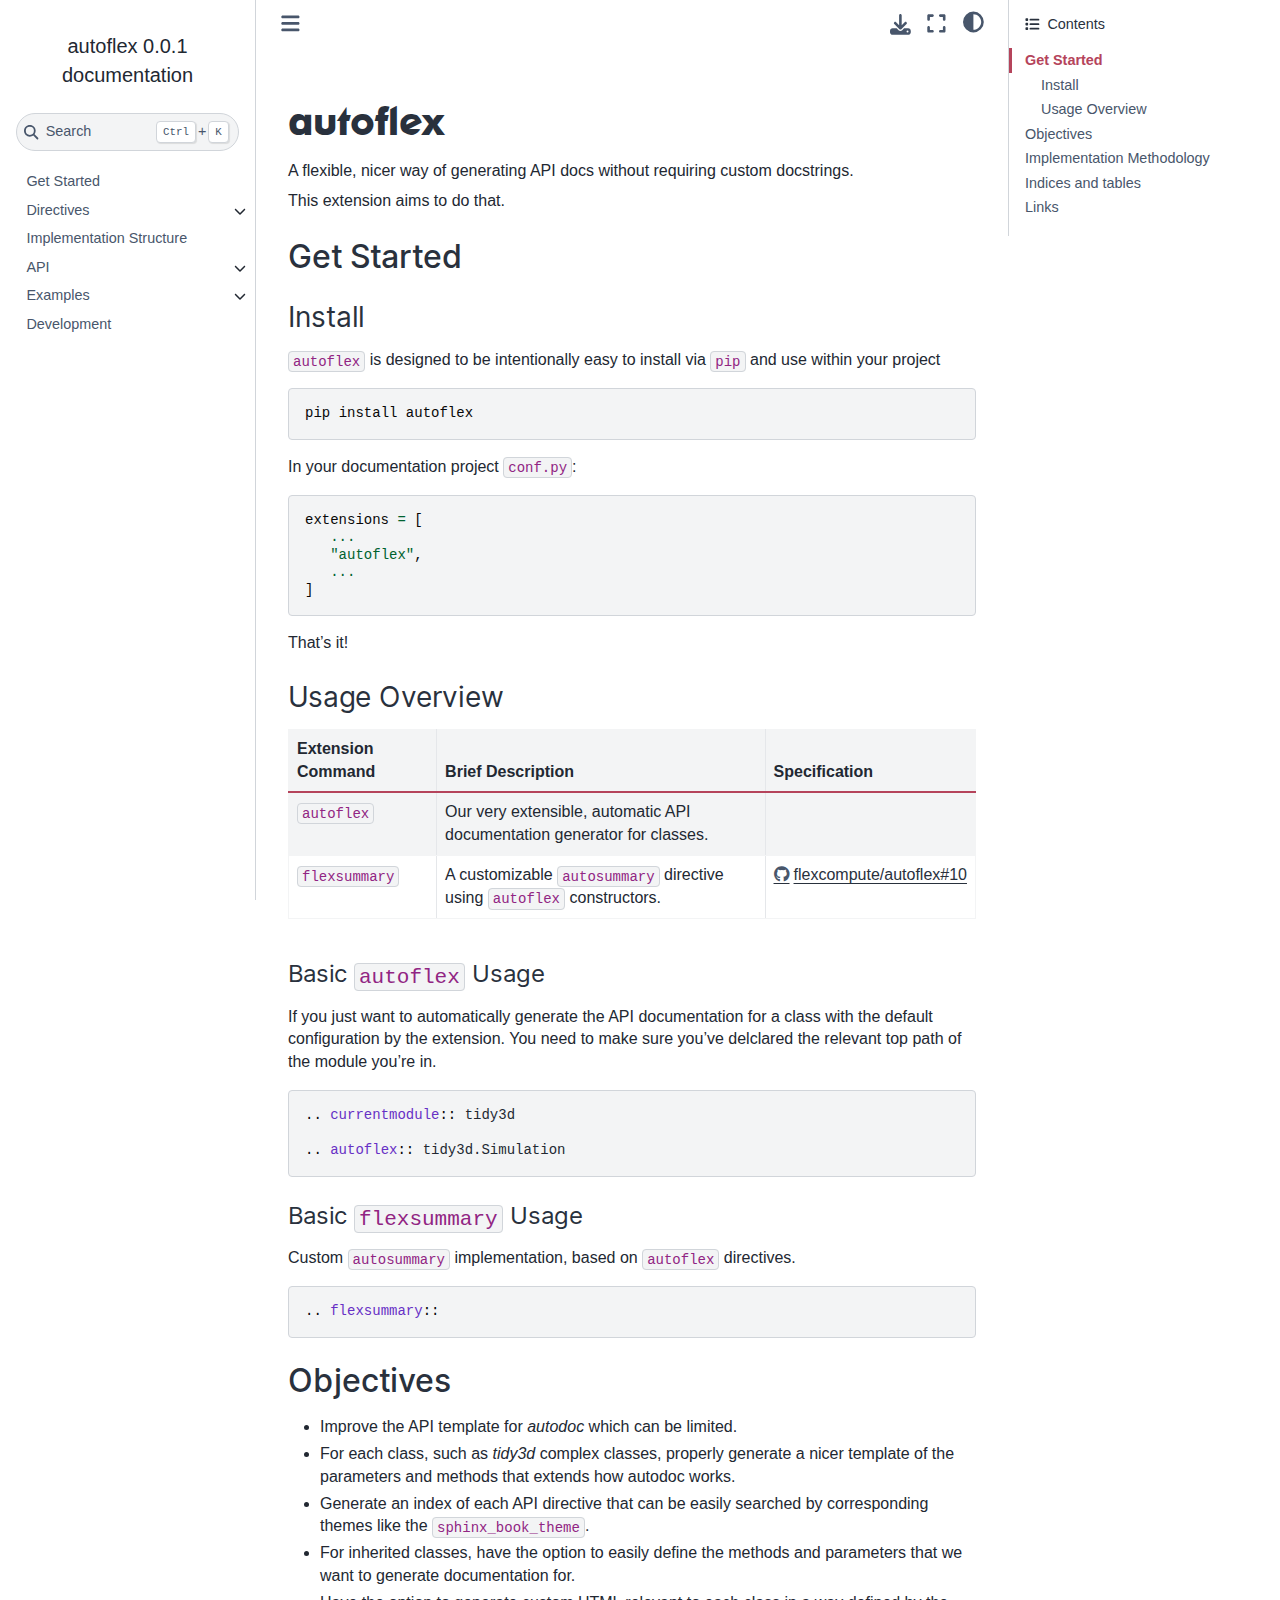
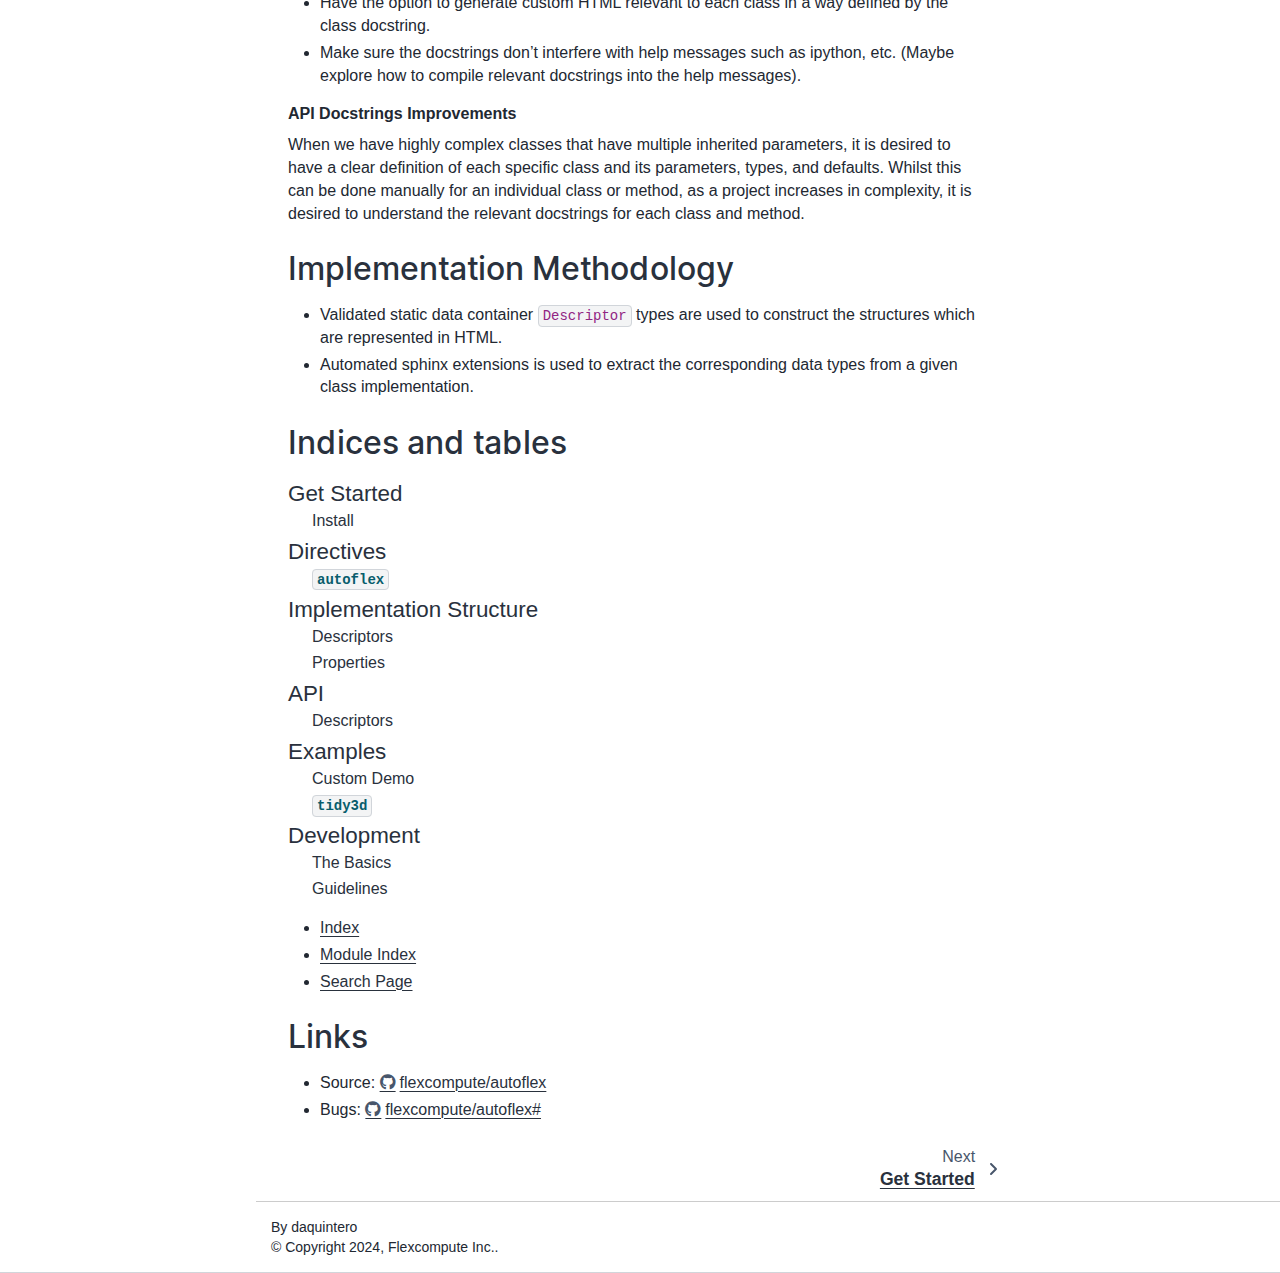
<file: index.html>
<!DOCTYPE html>


<html lang="en" data-content_root="./" >

  <head>
    <meta charset="utf-8" />
    <meta name="viewport" content="width=device-width, initial-scale=1.0" /><meta name="viewport" content="width=device-width, initial-scale=1" />

    <title>autoflex &#8212; autoflex 0.0.1 documentation</title>
  
  
  
  <script data-cfasync="false">
    document.documentElement.dataset.mode = localStorage.getItem("mode") || "";
    document.documentElement.dataset.theme = localStorage.getItem("theme") || "";
  </script>
  
  <!-- Loaded before other Sphinx assets -->
  <link href="_static/styles/theme.css?digest=dfe6caa3a7d634c4db9b" rel="stylesheet" />
<link href="_static/styles/bootstrap.css?digest=dfe6caa3a7d634c4db9b" rel="stylesheet" />
<link href="_static/styles/pydata-sphinx-theme.css?digest=dfe6caa3a7d634c4db9b" rel="stylesheet" />

  
  <link href="_static/vendor/fontawesome/6.5.2/css/all.min.css?digest=dfe6caa3a7d634c4db9b" rel="stylesheet" />
  <link rel="preload" as="font" type="font/woff2" crossorigin href="_static/vendor/fontawesome/6.5.2/webfonts/fa-solid-900.woff2" />
<link rel="preload" as="font" type="font/woff2" crossorigin href="_static/vendor/fontawesome/6.5.2/webfonts/fa-brands-400.woff2" />
<link rel="preload" as="font" type="font/woff2" crossorigin href="_static/vendor/fontawesome/6.5.2/webfonts/fa-regular-400.woff2" />

    <link rel="stylesheet" type="text/css" href="_static/pygments.css?v=a746c00c" />
    <link rel="stylesheet" type="text/css" href="_static/styles/sphinx-book-theme.css?v=a3416100" />
    <link rel="stylesheet" type="text/css" href="_static/css/autoflex.css" />
  
  <!-- Pre-loaded scripts that we'll load fully later -->
  <link rel="preload" as="script" href="_static/scripts/bootstrap.js?digest=dfe6caa3a7d634c4db9b" />
<link rel="preload" as="script" href="_static/scripts/pydata-sphinx-theme.js?digest=dfe6caa3a7d634c4db9b" />
  <script src="_static/vendor/fontawesome/6.5.2/js/all.min.js?digest=dfe6caa3a7d634c4db9b"></script>

    <script src="_static/documentation_options.js?v=e645c8fa"></script>
    <script src="_static/doctools.js?v=9a2dae69"></script>
    <script src="_static/sphinx_highlight.js?v=dc90522c"></script>
    <script src="_static/scripts/sphinx-book-theme.js?v=887ef09a"></script>
    <script>DOCUMENTATION_OPTIONS.pagename = 'index';</script>
    <link rel="index" title="Index" href="genindex.html" />
    <link rel="search" title="Search" href="search.html" />
    <link rel="next" title="Get Started" href="get_started.html" />
  <meta name="viewport" content="width=device-width, initial-scale=1"/>
  <meta name="docsearch:language" content="en"/>
  </head>
  
  
  <body data-bs-spy="scroll" data-bs-target=".bd-toc-nav" data-offset="180" data-bs-root-margin="0px 0px -60%" data-default-mode="">

  
  
  <div id="pst-skip-link" class="skip-link d-print-none"><a href="#main-content">Skip to main content</a></div>
  
  <div id="pst-scroll-pixel-helper"></div>
  
  <button type="button" class="btn rounded-pill" id="pst-back-to-top">
    <i class="fa-solid fa-arrow-up"></i>Back to top</button>

  
  <input type="checkbox"
          class="sidebar-toggle"
          id="pst-primary-sidebar-checkbox"/>
  <label class="overlay overlay-primary" for="pst-primary-sidebar-checkbox"></label>
  
  <input type="checkbox"
          class="sidebar-toggle"
          id="pst-secondary-sidebar-checkbox"/>
  <label class="overlay overlay-secondary" for="pst-secondary-sidebar-checkbox"></label>
  
  <div class="search-button__wrapper">
    <div class="search-button__overlay"></div>
    <div class="search-button__search-container">
<form class="bd-search d-flex align-items-center"
      action="search.html"
      method="get">
  <i class="fa-solid fa-magnifying-glass"></i>
  <input type="search"
         class="form-control"
         name="q"
         id="search-input"
         placeholder="Search..."
         aria-label="Search..."
         autocomplete="off"
         autocorrect="off"
         autocapitalize="off"
         spellcheck="false"/>
  <span class="search-button__kbd-shortcut"><kbd class="kbd-shortcut__modifier">Ctrl</kbd>+<kbd>K</kbd></span>
</form></div>
  </div>

  <div class="pst-async-banner-revealer d-none">
  <aside id="bd-header-version-warning" class="d-none d-print-none" aria-label="Version warning"></aside>
</div>

  
    <header class="bd-header navbar navbar-expand-lg bd-navbar d-print-none">
    </header>
  

  <div class="bd-container">
    <div class="bd-container__inner bd-page-width">
      
      
      
        
      
      <div class="bd-sidebar-primary bd-sidebar">
        

  
  <div class="sidebar-header-items sidebar-primary__section">
    
    
    
    
  </div>
  
    <div class="sidebar-primary-items__start sidebar-primary__section">
        <div class="sidebar-primary-item">

  
    
  

<a class="navbar-brand logo" href="#">
  
  
  
  
  
  
    <p class="title logo__title">autoflex 0.0.1 documentation</p>
  
</a></div>
        <div class="sidebar-primary-item">

 <script>
 document.write(`
   <button class="btn search-button-field search-button__button" title="Search" aria-label="Search" data-bs-placement="bottom" data-bs-toggle="tooltip">
    <i class="fa-solid fa-magnifying-glass"></i>
    <span class="search-button__default-text">Search</span>
    <span class="search-button__kbd-shortcut"><kbd class="kbd-shortcut__modifier">Ctrl</kbd>+<kbd class="kbd-shortcut__modifier">K</kbd></span>
   </button>
 `);
 </script></div>
        <div class="sidebar-primary-item"><nav class="bd-links bd-docs-nav" aria-label="Main">
    <div class="bd-toc-item navbar-nav active">
        <ul class="nav bd-sidenav">
<li class="toctree-l1"><a class="reference internal" href="get_started.html">Get Started</a></li>
<li class="toctree-l1 has-children"><a class="reference internal" href="directives/index.html">Directives</a><details><summary><span class="toctree-toggle" role="presentation"><i class="fa-solid fa-chevron-down"></i></span></summary><ul>
<li class="toctree-l2"><a class="reference internal" href="directives/autoflex.html"><code class="docutils literal notranslate"><span class="pre">autoflex</span></code></a></li>
</ul>
</details></li>
<li class="toctree-l1"><a class="reference internal" href="structure.html">Implementation Structure</a></li>
<li class="toctree-l1 has-children"><a class="reference internal" href="api/index.html">API</a><details><summary><span class="toctree-toggle" role="presentation"><i class="fa-solid fa-chevron-down"></i></span></summary><ul>
<li class="toctree-l2"><a class="reference internal" href="api/descriptors.html">Descriptors</a></li>
</ul>
</details></li>
<li class="toctree-l1 has-children"><a class="reference internal" href="examples/index.html">Examples</a><details><summary><span class="toctree-toggle" role="presentation"><i class="fa-solid fa-chevron-down"></i></span></summary><ul>
<li class="toctree-l2"><a class="reference internal" href="examples/demo.html">Custom Demo</a></li>
<li class="toctree-l2"><a class="reference internal" href="examples/tidy3d.html"><code class="docutils literal notranslate"><span class="pre">tidy3d</span></code></a></li>
</ul>
</details></li>
<li class="toctree-l1"><a class="reference internal" href="development.html">Development</a></li>
</ul>

    </div>
</nav></div>
    </div>
  
  
  <div class="sidebar-primary-items__end sidebar-primary__section">
  </div>
  
  <div id="rtd-footer-container"></div>


      </div>
      
      <main id="main-content" class="bd-main" role="main">
        
        

<div class="sbt-scroll-pixel-helper"></div>

          <div class="bd-content">
            <div class="bd-article-container">
              
              <div class="bd-header-article d-print-none">
<div class="header-article-items header-article__inner">
  
    <div class="header-article-items__start">
      
        <div class="header-article-item"><button class="sidebar-toggle primary-toggle btn btn-sm" title="Toggle primary sidebar" data-bs-placement="bottom" data-bs-toggle="tooltip">
  <span class="fa-solid fa-bars"></span>
</button></div>
      
    </div>
  
  
    <div class="header-article-items__end">
      
        <div class="header-article-item">

<div class="article-header-buttons">





<div class="dropdown dropdown-download-buttons">
  <button class="btn dropdown-toggle" type="button" data-bs-toggle="dropdown" aria-expanded="false" aria-label="Download this page">
    <i class="fas fa-download"></i>
  </button>
  <ul class="dropdown-menu">
      
      
      
      <li><a href="_sources/index.rst" target="_blank"
   class="btn btn-sm btn-download-source-button dropdown-item"
   title="Download source file"
   data-bs-placement="left" data-bs-toggle="tooltip"
>
  

<span class="btn__icon-container">
  <i class="fas fa-file"></i>
  </span>
<span class="btn__text-container">.rst</span>
</a>
</li>
      
      
      
      
      <li>
<button onclick="window.print()"
  class="btn btn-sm btn-download-pdf-button dropdown-item"
  title="Print to PDF"
  data-bs-placement="left" data-bs-toggle="tooltip"
>
  

<span class="btn__icon-container">
  <i class="fas fa-file-pdf"></i>
  </span>
<span class="btn__text-container">.pdf</span>
</button>
</li>
      
  </ul>
</div>




<button onclick="toggleFullScreen()"
  class="btn btn-sm btn-fullscreen-button"
  title="Fullscreen mode"
  data-bs-placement="bottom" data-bs-toggle="tooltip"
>
  

<span class="btn__icon-container">
  <i class="fas fa-expand"></i>
  </span>

</button>



<script>
document.write(`
  <button class="btn btn-sm nav-link pst-navbar-icon theme-switch-button" title="light/dark" aria-label="light/dark" data-bs-placement="bottom" data-bs-toggle="tooltip">
    <i class="theme-switch fa-solid fa-sun fa-lg" data-mode="light"></i>
    <i class="theme-switch fa-solid fa-moon fa-lg" data-mode="dark"></i>
    <i class="theme-switch fa-solid fa-circle-half-stroke fa-lg" data-mode="auto"></i>
  </button>
`);
</script>


<script>
document.write(`
  <button class="btn btn-sm pst-navbar-icon search-button search-button__button" title="Search" aria-label="Search" data-bs-placement="bottom" data-bs-toggle="tooltip">
    <i class="fa-solid fa-magnifying-glass fa-lg"></i>
  </button>
`);
</script>
<button class="sidebar-toggle secondary-toggle btn btn-sm" title="Toggle secondary sidebar" data-bs-placement="bottom" data-bs-toggle="tooltip">
    <span class="fa-solid fa-list"></span>
</button>
</div></div>
      
    </div>
  
</div>
</div>
              
              

<div id="jb-print-docs-body" class="onlyprint">
    <h1>autoflex</h1>
    <!-- Table of contents -->
    <div id="print-main-content">
        <div id="jb-print-toc">
            
            <div>
                <h2> Contents </h2>
            </div>
            <nav aria-label="Page">
                <ul class="visible nav section-nav flex-column">
<li class="toc-h2 nav-item toc-entry"><a class="reference internal nav-link" href="#get-started">Get Started</a><ul class="nav section-nav flex-column">
<li class="toc-h3 nav-item toc-entry"><a class="reference internal nav-link" href="#install">Install</a></li>
<li class="toc-h3 nav-item toc-entry"><a class="reference internal nav-link" href="#usage-overview">Usage Overview</a><ul class="nav section-nav flex-column">
<li class="toc-h4 nav-item toc-entry"><a class="reference internal nav-link" href="#basic-autoflex-usage">Basic <code class="docutils literal notranslate"><span class="pre">autoflex</span></code> Usage</a></li>
<li class="toc-h4 nav-item toc-entry"><a class="reference internal nav-link" href="#basic-flexsummary-usage">Basic <code class="docutils literal notranslate"><span class="pre">flexsummary</span></code> Usage</a></li>
</ul>
</li>
</ul>
</li>
<li class="toc-h2 nav-item toc-entry"><a class="reference internal nav-link" href="#objectives">Objectives</a></li>
<li class="toc-h2 nav-item toc-entry"><a class="reference internal nav-link" href="#implementation-methodology">Implementation Methodology</a></li>
<li class="toc-h2 nav-item toc-entry"><a class="reference internal nav-link" href="#indices-and-tables">Indices and tables</a></li>
<li class="toc-h2 nav-item toc-entry"><a class="reference internal nav-link" href="#links">Links</a></li>
</ul>
            </nav>
        </div>
    </div>
</div>

              
                
<div id="searchbox"></div>
                <article class="bd-article">
                  
  <section id="autoflex">
<h1>autoflex<a class="headerlink" href="#autoflex" title="Link to this heading">#</a></h1>
<p>A flexible, nicer way of generating API docs without requiring custom docstrings.</p>
<p>This extension aims to do that.</p>
<section id="get-started">
<h2>Get Started<a class="headerlink" href="#get-started" title="Link to this heading">#</a></h2>
<section id="install">
<h3>Install<a class="headerlink" href="#install" title="Link to this heading">#</a></h3>
<p><code class="docutils literal notranslate"><span class="pre">autoflex</span></code> is designed to be intentionally easy to install via <code class="docutils literal notranslate"><span class="pre">pip</span></code> and use within your project</p>
<div class="highlight-default notranslate"><div class="highlight"><pre><span></span><span class="n">pip</span> <span class="n">install</span> <span class="n">autoflex</span>
</pre></div>
</div>
<p>In your documentation project <code class="docutils literal notranslate"><span class="pre">conf.py</span></code>:</p>
<div class="highlight-default notranslate"><div class="highlight"><pre><span></span><span class="n">extensions</span> <span class="o">=</span> <span class="p">[</span>
   <span class="o">...</span>
   <span class="s2">&quot;autoflex&quot;</span><span class="p">,</span>
   <span class="o">...</span>
<span class="p">]</span>
</pre></div>
</div>
<p>That’s it!</p>
</section>
<section id="usage-overview">
<h3>Usage Overview<a class="headerlink" href="#usage-overview" title="Link to this heading">#</a></h3>
<div class="pst-scrollable-table-container"><table class="table">
<thead>
<tr class="row-odd"><th class="head"><p>Extension Command</p></th>
<th class="head"><p>Brief Description</p></th>
<th class="head"><p>Specification</p></th>
</tr>
</thead>
<tbody>
<tr class="row-even"><td><p><code class="docutils literal notranslate"><span class="pre">autoflex</span></code></p></td>
<td><p>Our very extensible, automatic API documentation generator for classes.</p></td>
<td></td>
</tr>
<tr class="row-odd"><td><p><code class="docutils literal notranslate"><span class="pre">flexsummary</span></code></p></td>
<td><p>A customizable <code class="docutils literal notranslate"><span class="pre">autosummary</span></code> directive using <code class="docutils literal notranslate"><span class="pre">autoflex</span></code> constructors.</p></td>
<td><p><a class="github reference external" href="https://github.com/flexcompute/autoflex/issues/10">flexcompute/autoflex#10</a></p></td>
</tr>
</tbody>
</table>
</div>
<section id="basic-autoflex-usage">
<h4>Basic <code class="docutils literal notranslate"><span class="pre">autoflex</span></code> Usage<a class="headerlink" href="#basic-autoflex-usage" title="Link to this heading">#</a></h4>
<p>If you just want to automatically generate the API documentation for a class with the default configuration by the extension.
You need to make sure you’ve delclared the relevant top path of the module you’re in.</p>
<div class="highlight-rst notranslate"><div class="highlight"><pre><span></span><span class="p">..</span> <span class="ow">currentmodule</span><span class="p">::</span> tidy3d

<span class="p">..</span> <span class="ow">autoflex</span><span class="p">::</span> tidy3d.Simulation
</pre></div>
</div>
</section>
<section id="basic-flexsummary-usage">
<h4>Basic <code class="docutils literal notranslate"><span class="pre">flexsummary</span></code> Usage<a class="headerlink" href="#basic-flexsummary-usage" title="Link to this heading">#</a></h4>
<p>Custom <code class="docutils literal notranslate"><span class="pre">autosummary</span></code> implementation, based on <code class="docutils literal notranslate"><span class="pre">autoflex</span></code> directives.</p>
<div class="highlight-rst notranslate"><div class="highlight"><pre><span></span><span class="p">..</span> <span class="ow">flexsummary</span><span class="p">::</span>
</pre></div>
</div>
</section>
</section>
</section>
<section id="objectives">
<h2>Objectives<a class="headerlink" href="#objectives" title="Link to this heading">#</a></h2>
<ul class="simple">
<li><p>Improve the API template for <cite>autodoc</cite> which can be limited.</p></li>
<li><p>For each class, such as <cite>tidy3d</cite> complex classes, properly generate a nicer template of the parameters and methods that extends how autodoc works.</p></li>
<li><p>Generate an index of each API directive that can be easily searched by corresponding themes like the <code class="docutils literal notranslate"><span class="pre">sphinx_book_theme</span></code>.</p></li>
<li><p>For inherited classes, have the option to easily define the methods and parameters that we want to generate documentation for.</p></li>
<li><p>Have the option to generate custom HTML relevant to each class in a way defined by the class docstring.</p></li>
<li><p>Make sure the docstrings don’t interfere with help messages such as ipython, etc. (Maybe explore how to compile relevant docstrings into the help messages).</p></li>
</ul>
<p><strong>API Docstrings Improvements</strong></p>
<p>When we have highly complex classes that have multiple inherited parameters, it is desired to have a clear definition of each specific class and its parameters, types, and defaults. Whilst this can be done manually for an individual class or method, as a project increases in complexity, it is desired to understand the relevant docstrings for each class and method.</p>
</section>
<section id="implementation-methodology">
<h2>Implementation Methodology<a class="headerlink" href="#implementation-methodology" title="Link to this heading">#</a></h2>
<ul class="simple">
<li><p>Validated static data container <code class="docutils literal notranslate"><span class="pre">Descriptor</span></code> types are used to construct the structures which are represented in HTML.</p></li>
<li><p>Automated sphinx extensions is used to extract the corresponding data types from a given class implementation.</p></li>
</ul>
</section>
<section id="indices-and-tables">
<h2>Indices and tables<a class="headerlink" href="#indices-and-tables" title="Link to this heading">#</a></h2>
<div class="toctree-wrapper compound">
<ul>
<li class="toctree-l1"><a class="reference internal" href="get_started.html">Get Started</a><ul>
<li class="toctree-l2"><a class="reference internal" href="get_started.html#install">Install</a></li>
</ul>
</li>
<li class="toctree-l1"><a class="reference internal" href="directives/index.html">Directives</a><ul>
<li class="toctree-l2"><a class="reference internal" href="directives/index.html#autoflex"><code class="docutils literal notranslate"><span class="pre">autoflex</span></code></a></li>
</ul>
</li>
<li class="toctree-l1"><a class="reference internal" href="structure.html">Implementation Structure</a><ul>
<li class="toctree-l2"><a class="reference internal" href="structure.html#descriptors">Descriptors</a></li>
<li class="toctree-l2"><a class="reference internal" href="structure.html#properties">Properties</a></li>
</ul>
</li>
<li class="toctree-l1"><a class="reference internal" href="api/index.html">API</a><ul>
<li class="toctree-l2"><a class="reference internal" href="api/descriptors.html">Descriptors</a></li>
</ul>
</li>
<li class="toctree-l1"><a class="reference internal" href="examples/index.html">Examples</a><ul>
<li class="toctree-l2"><a class="reference internal" href="examples/demo.html">Custom Demo</a></li>
<li class="toctree-l2"><a class="reference internal" href="examples/tidy3d.html"><code class="docutils literal notranslate"><span class="pre">tidy3d</span></code></a></li>
</ul>
</li>
<li class="toctree-l1"><a class="reference internal" href="development.html">Development</a><ul>
<li class="toctree-l2"><a class="reference internal" href="development.html#the-basics">The Basics</a></li>
<li class="toctree-l2"><a class="reference internal" href="development.html#guidelines">Guidelines</a></li>
</ul>
</li>
</ul>
</div>
<ul class="simple">
<li><p><a class="reference internal" href="genindex.html"><span class="std std-ref">Index</span></a></p></li>
<li><p><a class="reference internal" href="py-modindex.html"><span class="std std-ref">Module Index</span></a></p></li>
<li><p><a class="reference internal" href="search.html"><span class="std std-ref">Search Page</span></a></p></li>
</ul>
</section>
<section id="links">
<h2>Links<a class="headerlink" href="#links" title="Link to this heading">#</a></h2>
<ul class="simple">
<li><p>Source: <a class="github reference external" href="https://github.com/flexcompute/autoflex/">flexcompute/autoflex</a></p></li>
<li><p>Bugs: <a class="github reference external" href="https://github.com/flexcompute/autoflex/issues/">flexcompute/autoflex#</a></p></li>
</ul>
</section>
</section>


                </article>
              

              
              
              
              
                <footer class="prev-next-footer d-print-none">
                  
<div class="prev-next-area">
    <a class="right-next"
       href="get_started.html"
       title="next page">
      <div class="prev-next-info">
        <p class="prev-next-subtitle">next</p>
        <p class="prev-next-title">Get Started</p>
      </div>
      <i class="fa-solid fa-angle-right"></i>
    </a>
</div>
                </footer>
              
            </div>
            
            
              
                <div class="bd-sidebar-secondary bd-toc"><div class="sidebar-secondary-items sidebar-secondary__inner">


  <div class="sidebar-secondary-item">
  <div class="page-toc tocsection onthispage">
    <i class="fa-solid fa-list"></i> Contents
  </div>
  <nav class="bd-toc-nav page-toc">
    <ul class="visible nav section-nav flex-column">
<li class="toc-h2 nav-item toc-entry"><a class="reference internal nav-link" href="#get-started">Get Started</a><ul class="nav section-nav flex-column">
<li class="toc-h3 nav-item toc-entry"><a class="reference internal nav-link" href="#install">Install</a></li>
<li class="toc-h3 nav-item toc-entry"><a class="reference internal nav-link" href="#usage-overview">Usage Overview</a><ul class="nav section-nav flex-column">
<li class="toc-h4 nav-item toc-entry"><a class="reference internal nav-link" href="#basic-autoflex-usage">Basic <code class="docutils literal notranslate"><span class="pre">autoflex</span></code> Usage</a></li>
<li class="toc-h4 nav-item toc-entry"><a class="reference internal nav-link" href="#basic-flexsummary-usage">Basic <code class="docutils literal notranslate"><span class="pre">flexsummary</span></code> Usage</a></li>
</ul>
</li>
</ul>
</li>
<li class="toc-h2 nav-item toc-entry"><a class="reference internal nav-link" href="#objectives">Objectives</a></li>
<li class="toc-h2 nav-item toc-entry"><a class="reference internal nav-link" href="#implementation-methodology">Implementation Methodology</a></li>
<li class="toc-h2 nav-item toc-entry"><a class="reference internal nav-link" href="#indices-and-tables">Indices and tables</a></li>
<li class="toc-h2 nav-item toc-entry"><a class="reference internal nav-link" href="#links">Links</a></li>
</ul>
  </nav></div>

</div></div>
              
            
          </div>
          <footer class="bd-footer-content">
            
<div class="bd-footer-content__inner container">
  
  <div class="footer-item">
    
<p class="component-author">
By daquintero
</p>

  </div>
  
  <div class="footer-item">
    

  <p class="copyright">
    
      © Copyright 2024, Flexcompute Inc..
      <br/>
    
  </p>

  </div>
  
  <div class="footer-item">
    
  </div>
  
  <div class="footer-item">
    
  </div>
  
</div>
          </footer>
        

      </main>
    </div>
  </div>
  
  <!-- Scripts loaded after <body> so the DOM is not blocked -->
  <script src="_static/scripts/bootstrap.js?digest=dfe6caa3a7d634c4db9b"></script>
<script src="_static/scripts/pydata-sphinx-theme.js?digest=dfe6caa3a7d634c4db9b"></script>

  <footer class="bd-footer">
  </footer>
  </body>
</html>
</file>
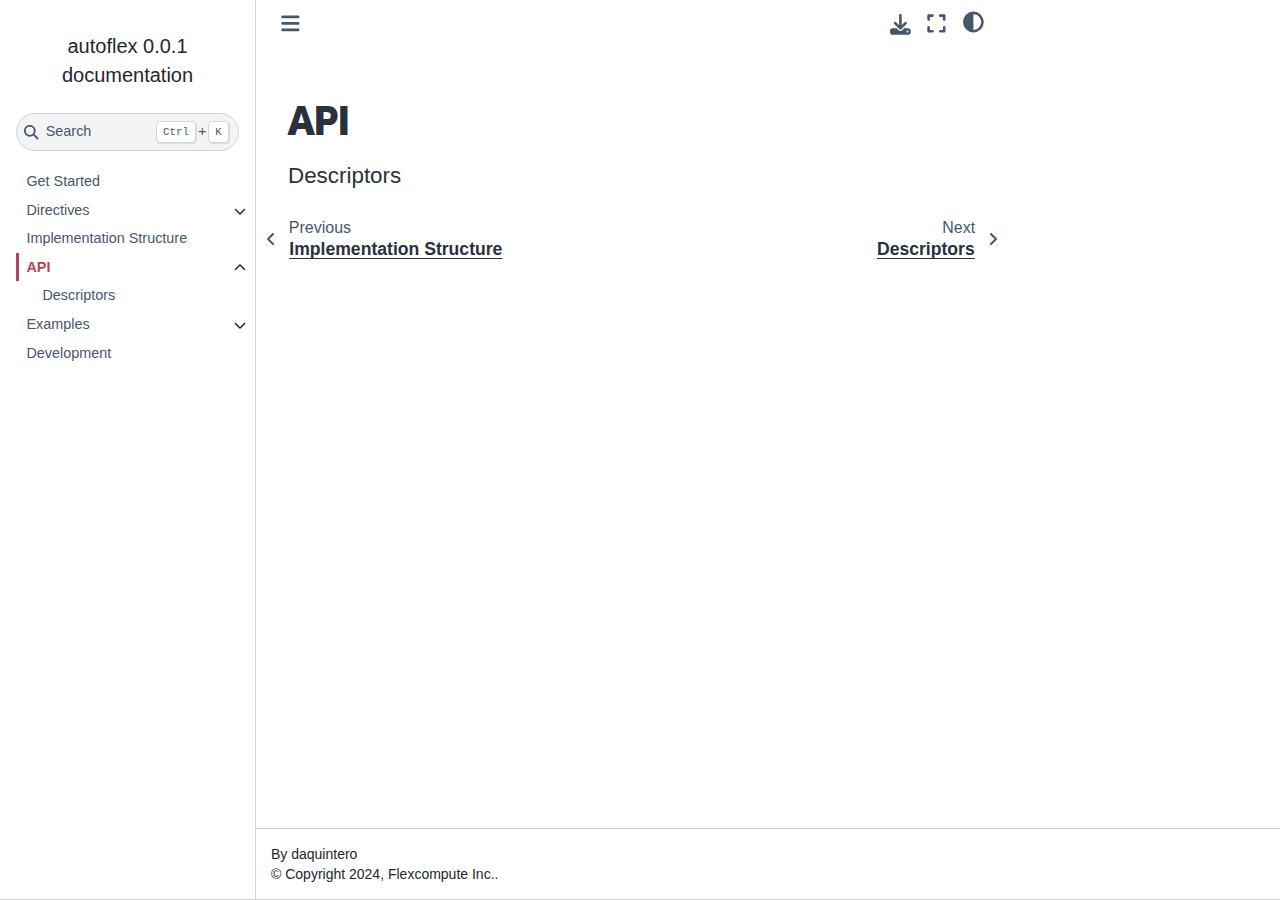
<file: api/index.html>
<!DOCTYPE html>


<html lang="en" data-content_root="../" >

  <head>
    <meta charset="utf-8" />
    <meta name="viewport" content="width=device-width, initial-scale=1.0" /><meta name="viewport" content="width=device-width, initial-scale=1" />

    <title>API &#8212; autoflex 0.0.1 documentation</title>
  
  
  
  <script data-cfasync="false">
    document.documentElement.dataset.mode = localStorage.getItem("mode") || "";
    document.documentElement.dataset.theme = localStorage.getItem("theme") || "";
  </script>
  
  <!-- Loaded before other Sphinx assets -->
  <link href="../_static/styles/theme.css?digest=dfe6caa3a7d634c4db9b" rel="stylesheet" />
<link href="../_static/styles/bootstrap.css?digest=dfe6caa3a7d634c4db9b" rel="stylesheet" />
<link href="../_static/styles/pydata-sphinx-theme.css?digest=dfe6caa3a7d634c4db9b" rel="stylesheet" />

  
  <link href="../_static/vendor/fontawesome/6.5.2/css/all.min.css?digest=dfe6caa3a7d634c4db9b" rel="stylesheet" />
  <link rel="preload" as="font" type="font/woff2" crossorigin href="../_static/vendor/fontawesome/6.5.2/webfonts/fa-solid-900.woff2" />
<link rel="preload" as="font" type="font/woff2" crossorigin href="../_static/vendor/fontawesome/6.5.2/webfonts/fa-brands-400.woff2" />
<link rel="preload" as="font" type="font/woff2" crossorigin href="../_static/vendor/fontawesome/6.5.2/webfonts/fa-regular-400.woff2" />

    <link rel="stylesheet" type="text/css" href="../_static/pygments.css?v=a746c00c" />
    <link rel="stylesheet" type="text/css" href="../_static/styles/sphinx-book-theme.css?v=a3416100" />
    <link rel="stylesheet" type="text/css" href="../_static/css/autoflex.css" />
  
  <!-- Pre-loaded scripts that we'll load fully later -->
  <link rel="preload" as="script" href="../_static/scripts/bootstrap.js?digest=dfe6caa3a7d634c4db9b" />
<link rel="preload" as="script" href="../_static/scripts/pydata-sphinx-theme.js?digest=dfe6caa3a7d634c4db9b" />
  <script src="../_static/vendor/fontawesome/6.5.2/js/all.min.js?digest=dfe6caa3a7d634c4db9b"></script>

    <script src="../_static/documentation_options.js?v=e645c8fa"></script>
    <script src="../_static/doctools.js?v=9a2dae69"></script>
    <script src="../_static/sphinx_highlight.js?v=dc90522c"></script>
    <script src="../_static/scripts/sphinx-book-theme.js?v=887ef09a"></script>
    <script>DOCUMENTATION_OPTIONS.pagename = 'api/index';</script>
    <link rel="index" title="Index" href="../genindex.html" />
    <link rel="search" title="Search" href="../search.html" />
    <link rel="next" title="Descriptors" href="descriptors.html" />
    <link rel="prev" title="Implementation Structure" href="../structure.html" />
  <meta name="viewport" content="width=device-width, initial-scale=1"/>
  <meta name="docsearch:language" content="en"/>
  </head>
  
  
  <body data-bs-spy="scroll" data-bs-target=".bd-toc-nav" data-offset="180" data-bs-root-margin="0px 0px -60%" data-default-mode="">

  
  
  <div id="pst-skip-link" class="skip-link d-print-none"><a href="#main-content">Skip to main content</a></div>
  
  <div id="pst-scroll-pixel-helper"></div>
  
  <button type="button" class="btn rounded-pill" id="pst-back-to-top">
    <i class="fa-solid fa-arrow-up"></i>Back to top</button>

  
  <input type="checkbox"
          class="sidebar-toggle"
          id="pst-primary-sidebar-checkbox"/>
  <label class="overlay overlay-primary" for="pst-primary-sidebar-checkbox"></label>
  
  <input type="checkbox"
          class="sidebar-toggle"
          id="pst-secondary-sidebar-checkbox"/>
  <label class="overlay overlay-secondary" for="pst-secondary-sidebar-checkbox"></label>
  
  <div class="search-button__wrapper">
    <div class="search-button__overlay"></div>
    <div class="search-button__search-container">
<form class="bd-search d-flex align-items-center"
      action="../search.html"
      method="get">
  <i class="fa-solid fa-magnifying-glass"></i>
  <input type="search"
         class="form-control"
         name="q"
         id="search-input"
         placeholder="Search..."
         aria-label="Search..."
         autocomplete="off"
         autocorrect="off"
         autocapitalize="off"
         spellcheck="false"/>
  <span class="search-button__kbd-shortcut"><kbd class="kbd-shortcut__modifier">Ctrl</kbd>+<kbd>K</kbd></span>
</form></div>
  </div>

  <div class="pst-async-banner-revealer d-none">
  <aside id="bd-header-version-warning" class="d-none d-print-none" aria-label="Version warning"></aside>
</div>

  
    <header class="bd-header navbar navbar-expand-lg bd-navbar d-print-none">
    </header>
  

  <div class="bd-container">
    <div class="bd-container__inner bd-page-width">
      
      
      
      <div class="bd-sidebar-primary bd-sidebar">
        

  
  <div class="sidebar-header-items sidebar-primary__section">
    
    
    
    
  </div>
  
    <div class="sidebar-primary-items__start sidebar-primary__section">
        <div class="sidebar-primary-item">

  
    
  

<a class="navbar-brand logo" href="../index.html">
  
  
  
  
  
  
    <p class="title logo__title">autoflex 0.0.1 documentation</p>
  
</a></div>
        <div class="sidebar-primary-item">

 <script>
 document.write(`
   <button class="btn search-button-field search-button__button" title="Search" aria-label="Search" data-bs-placement="bottom" data-bs-toggle="tooltip">
    <i class="fa-solid fa-magnifying-glass"></i>
    <span class="search-button__default-text">Search</span>
    <span class="search-button__kbd-shortcut"><kbd class="kbd-shortcut__modifier">Ctrl</kbd>+<kbd class="kbd-shortcut__modifier">K</kbd></span>
   </button>
 `);
 </script></div>
        <div class="sidebar-primary-item"><nav class="bd-links bd-docs-nav" aria-label="Main">
    <div class="bd-toc-item navbar-nav active">
        <ul class="current nav bd-sidenav">
<li class="toctree-l1"><a class="reference internal" href="../get_started.html">Get Started</a></li>
<li class="toctree-l1 has-children"><a class="reference internal" href="../directives/index.html">Directives</a><details><summary><span class="toctree-toggle" role="presentation"><i class="fa-solid fa-chevron-down"></i></span></summary><ul>
<li class="toctree-l2"><a class="reference internal" href="../directives/autoflex.html"><code class="docutils literal notranslate"><span class="pre">autoflex</span></code></a></li>
</ul>
</details></li>
<li class="toctree-l1"><a class="reference internal" href="../structure.html">Implementation Structure</a></li>
<li class="toctree-l1 current active has-children"><a class="current reference internal" href="#">API</a><details open="open"><summary><span class="toctree-toggle" role="presentation"><i class="fa-solid fa-chevron-down"></i></span></summary><ul>
<li class="toctree-l2"><a class="reference internal" href="descriptors.html">Descriptors</a></li>
</ul>
</details></li>
<li class="toctree-l1 has-children"><a class="reference internal" href="../examples/index.html">Examples</a><details><summary><span class="toctree-toggle" role="presentation"><i class="fa-solid fa-chevron-down"></i></span></summary><ul>
<li class="toctree-l2"><a class="reference internal" href="../examples/demo.html">Custom Demo</a></li>
<li class="toctree-l2"><a class="reference internal" href="../examples/tidy3d.html"><code class="docutils literal notranslate"><span class="pre">tidy3d</span></code></a></li>
</ul>
</details></li>
<li class="toctree-l1"><a class="reference internal" href="../development.html">Development</a></li>
</ul>

    </div>
</nav></div>
    </div>
  
  
  <div class="sidebar-primary-items__end sidebar-primary__section">
  </div>
  
  <div id="rtd-footer-container"></div>


      </div>
      
      <main id="main-content" class="bd-main" role="main">
        
        

<div class="sbt-scroll-pixel-helper"></div>

          <div class="bd-content">
            <div class="bd-article-container">
              
              <div class="bd-header-article d-print-none">
<div class="header-article-items header-article__inner">
  
    <div class="header-article-items__start">
      
        <div class="header-article-item"><button class="sidebar-toggle primary-toggle btn btn-sm" title="Toggle primary sidebar" data-bs-placement="bottom" data-bs-toggle="tooltip">
  <span class="fa-solid fa-bars"></span>
</button></div>
      
    </div>
  
  
    <div class="header-article-items__end">
      
        <div class="header-article-item">

<div class="article-header-buttons">





<div class="dropdown dropdown-download-buttons">
  <button class="btn dropdown-toggle" type="button" data-bs-toggle="dropdown" aria-expanded="false" aria-label="Download this page">
    <i class="fas fa-download"></i>
  </button>
  <ul class="dropdown-menu">
      
      
      
      <li><a href="../_sources/api/index.rst" target="_blank"
   class="btn btn-sm btn-download-source-button dropdown-item"
   title="Download source file"
   data-bs-placement="left" data-bs-toggle="tooltip"
>
  

<span class="btn__icon-container">
  <i class="fas fa-file"></i>
  </span>
<span class="btn__text-container">.rst</span>
</a>
</li>
      
      
      
      
      <li>
<button onclick="window.print()"
  class="btn btn-sm btn-download-pdf-button dropdown-item"
  title="Print to PDF"
  data-bs-placement="left" data-bs-toggle="tooltip"
>
  

<span class="btn__icon-container">
  <i class="fas fa-file-pdf"></i>
  </span>
<span class="btn__text-container">.pdf</span>
</button>
</li>
      
  </ul>
</div>




<button onclick="toggleFullScreen()"
  class="btn btn-sm btn-fullscreen-button"
  title="Fullscreen mode"
  data-bs-placement="bottom" data-bs-toggle="tooltip"
>
  

<span class="btn__icon-container">
  <i class="fas fa-expand"></i>
  </span>

</button>



<script>
document.write(`
  <button class="btn btn-sm nav-link pst-navbar-icon theme-switch-button" title="light/dark" aria-label="light/dark" data-bs-placement="bottom" data-bs-toggle="tooltip">
    <i class="theme-switch fa-solid fa-sun fa-lg" data-mode="light"></i>
    <i class="theme-switch fa-solid fa-moon fa-lg" data-mode="dark"></i>
    <i class="theme-switch fa-solid fa-circle-half-stroke fa-lg" data-mode="auto"></i>
  </button>
`);
</script>


<script>
document.write(`
  <button class="btn btn-sm pst-navbar-icon search-button search-button__button" title="Search" aria-label="Search" data-bs-placement="bottom" data-bs-toggle="tooltip">
    <i class="fa-solid fa-magnifying-glass fa-lg"></i>
  </button>
`);
</script>

</div></div>
      
    </div>
  
</div>
</div>
              
              

<div id="jb-print-docs-body" class="onlyprint">
    <h1>API</h1>
    <!-- Table of contents -->
    <div id="print-main-content">
        <div id="jb-print-toc">
            
        </div>
    </div>
</div>

              
                
<div id="searchbox"></div>
                <article class="bd-article">
                  
  <section id="api">
<h1>API<a class="headerlink" href="#api" title="Link to this heading">#</a></h1>
<div class="toctree-wrapper compound">
<ul>
<li class="toctree-l1"><a class="reference internal" href="descriptors.html">Descriptors</a></li>
</ul>
</div>
</section>


                </article>
              

              
              
              
              
                <footer class="prev-next-footer d-print-none">
                  
<div class="prev-next-area">
    <a class="left-prev"
       href="../structure.html"
       title="previous page">
      <i class="fa-solid fa-angle-left"></i>
      <div class="prev-next-info">
        <p class="prev-next-subtitle">previous</p>
        <p class="prev-next-title">Implementation Structure</p>
      </div>
    </a>
    <a class="right-next"
       href="descriptors.html"
       title="next page">
      <div class="prev-next-info">
        <p class="prev-next-subtitle">next</p>
        <p class="prev-next-title">Descriptors</p>
      </div>
      <i class="fa-solid fa-angle-right"></i>
    </a>
</div>
                </footer>
              
            </div>
            
            
              
            
          </div>
          <footer class="bd-footer-content">
            
<div class="bd-footer-content__inner container">
  
  <div class="footer-item">
    
<p class="component-author">
By daquintero
</p>

  </div>
  
  <div class="footer-item">
    

  <p class="copyright">
    
      © Copyright 2024, Flexcompute Inc..
      <br/>
    
  </p>

  </div>
  
  <div class="footer-item">
    
  </div>
  
  <div class="footer-item">
    
  </div>
  
</div>
          </footer>
        

      </main>
    </div>
  </div>
  
  <!-- Scripts loaded after <body> so the DOM is not blocked -->
  <script src="../_static/scripts/bootstrap.js?digest=dfe6caa3a7d634c4db9b"></script>
<script src="../_static/scripts/pydata-sphinx-theme.js?digest=dfe6caa3a7d634c4db9b"></script>

  <footer class="bd-footer">
  </footer>
  </body>
</html>
</file>
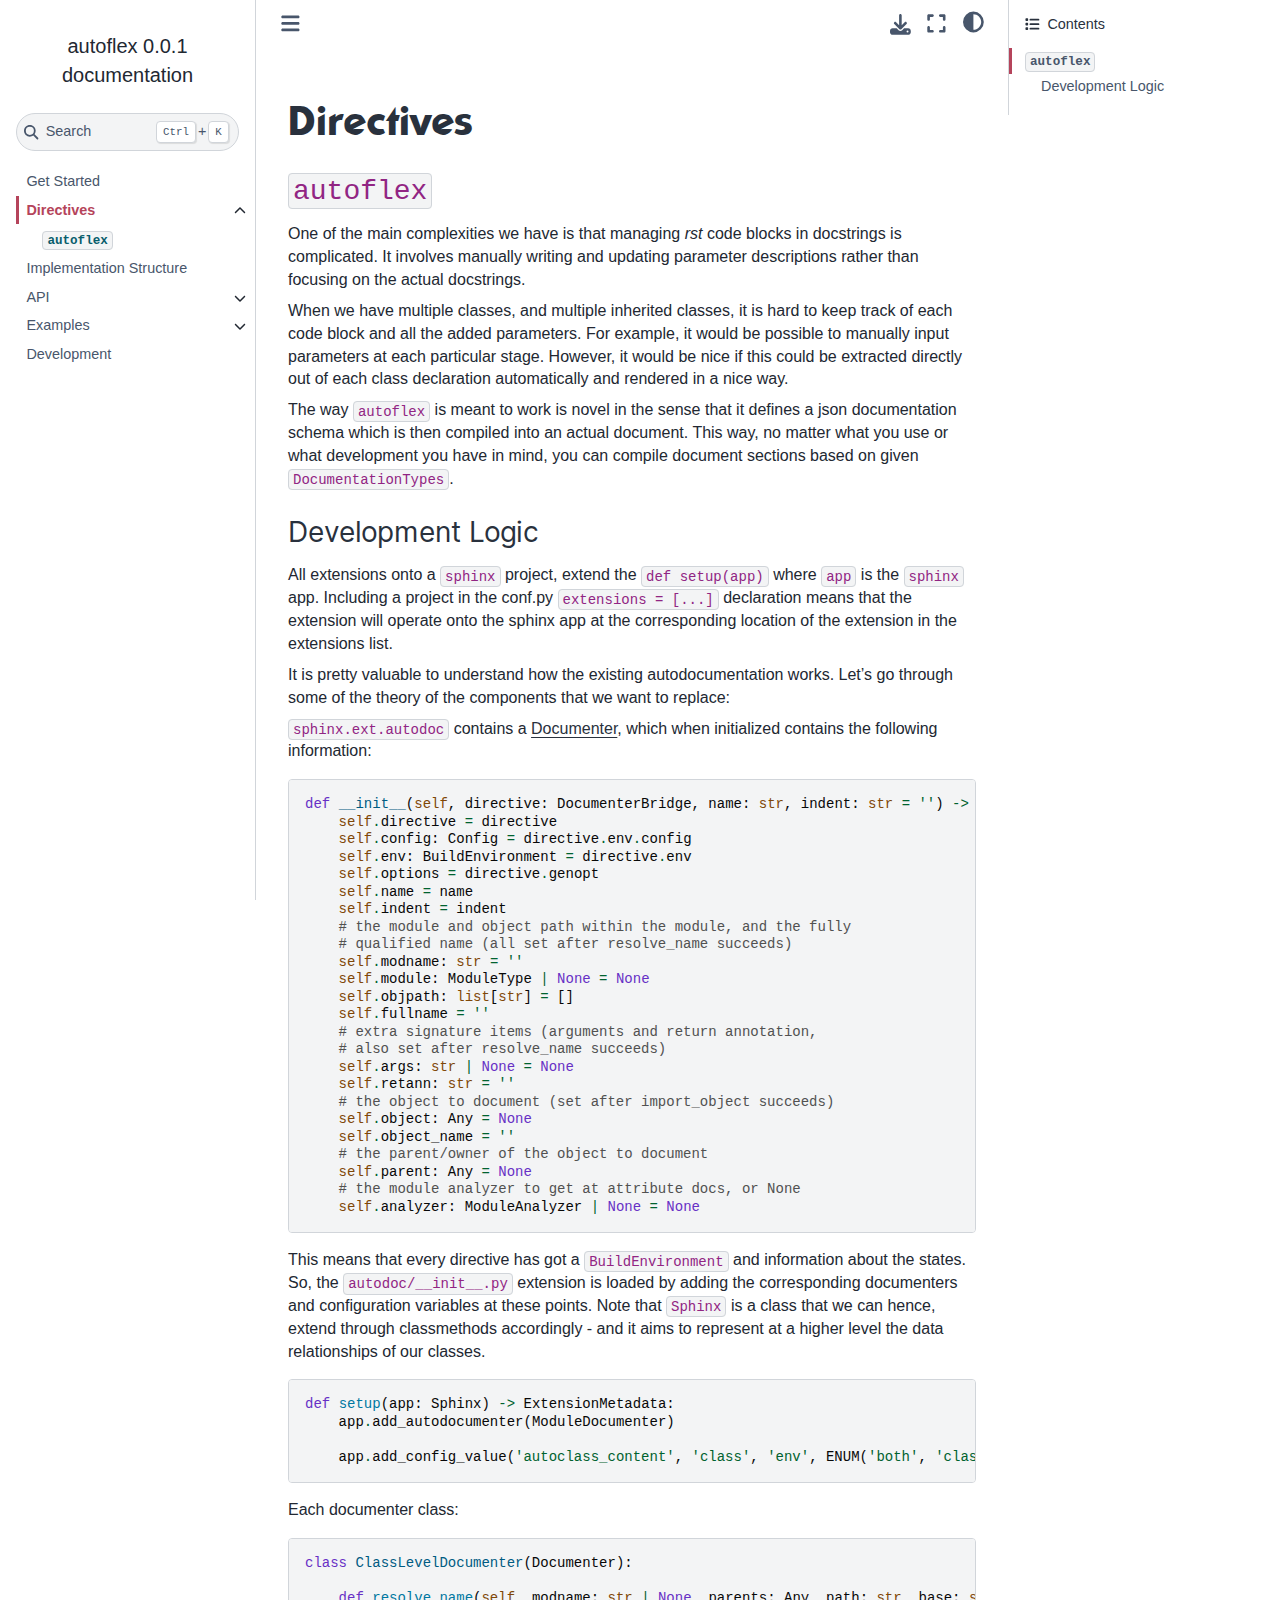
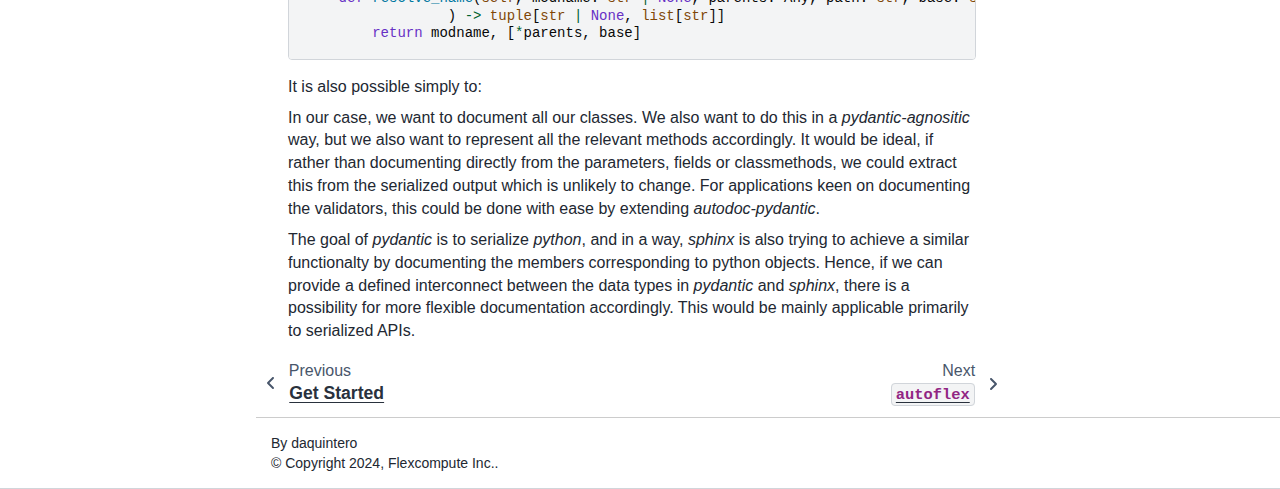
<file: directives/index.html>
<!DOCTYPE html>


<html lang="en" data-content_root="../" >

  <head>
    <meta charset="utf-8" />
    <meta name="viewport" content="width=device-width, initial-scale=1.0" /><meta name="viewport" content="width=device-width, initial-scale=1" />

    <title>Directives &#8212; autoflex 0.0.1 documentation</title>
  
  
  
  <script data-cfasync="false">
    document.documentElement.dataset.mode = localStorage.getItem("mode") || "";
    document.documentElement.dataset.theme = localStorage.getItem("theme") || "";
  </script>
  
  <!-- Loaded before other Sphinx assets -->
  <link href="../_static/styles/theme.css?digest=dfe6caa3a7d634c4db9b" rel="stylesheet" />
<link href="../_static/styles/bootstrap.css?digest=dfe6caa3a7d634c4db9b" rel="stylesheet" />
<link href="../_static/styles/pydata-sphinx-theme.css?digest=dfe6caa3a7d634c4db9b" rel="stylesheet" />

  
  <link href="../_static/vendor/fontawesome/6.5.2/css/all.min.css?digest=dfe6caa3a7d634c4db9b" rel="stylesheet" />
  <link rel="preload" as="font" type="font/woff2" crossorigin href="../_static/vendor/fontawesome/6.5.2/webfonts/fa-solid-900.woff2" />
<link rel="preload" as="font" type="font/woff2" crossorigin href="../_static/vendor/fontawesome/6.5.2/webfonts/fa-brands-400.woff2" />
<link rel="preload" as="font" type="font/woff2" crossorigin href="../_static/vendor/fontawesome/6.5.2/webfonts/fa-regular-400.woff2" />

    <link rel="stylesheet" type="text/css" href="../_static/pygments.css?v=a746c00c" />
    <link rel="stylesheet" type="text/css" href="../_static/styles/sphinx-book-theme.css?v=a3416100" />
    <link rel="stylesheet" type="text/css" href="../_static/css/autoflex.css" />
  
  <!-- Pre-loaded scripts that we'll load fully later -->
  <link rel="preload" as="script" href="../_static/scripts/bootstrap.js?digest=dfe6caa3a7d634c4db9b" />
<link rel="preload" as="script" href="../_static/scripts/pydata-sphinx-theme.js?digest=dfe6caa3a7d634c4db9b" />
  <script src="../_static/vendor/fontawesome/6.5.2/js/all.min.js?digest=dfe6caa3a7d634c4db9b"></script>

    <script src="../_static/documentation_options.js?v=e645c8fa"></script>
    <script src="../_static/doctools.js?v=9a2dae69"></script>
    <script src="../_static/sphinx_highlight.js?v=dc90522c"></script>
    <script src="../_static/scripts/sphinx-book-theme.js?v=887ef09a"></script>
    <script>DOCUMENTATION_OPTIONS.pagename = 'directives/index';</script>
    <link rel="index" title="Index" href="../genindex.html" />
    <link rel="search" title="Search" href="../search.html" />
    <link rel="next" title="autoflex" href="autoflex.html" />
    <link rel="prev" title="Get Started" href="../get_started.html" />
  <meta name="viewport" content="width=device-width, initial-scale=1"/>
  <meta name="docsearch:language" content="en"/>
  </head>
  
  
  <body data-bs-spy="scroll" data-bs-target=".bd-toc-nav" data-offset="180" data-bs-root-margin="0px 0px -60%" data-default-mode="">

  
  
  <div id="pst-skip-link" class="skip-link d-print-none"><a href="#main-content">Skip to main content</a></div>
  
  <div id="pst-scroll-pixel-helper"></div>
  
  <button type="button" class="btn rounded-pill" id="pst-back-to-top">
    <i class="fa-solid fa-arrow-up"></i>Back to top</button>

  
  <input type="checkbox"
          class="sidebar-toggle"
          id="pst-primary-sidebar-checkbox"/>
  <label class="overlay overlay-primary" for="pst-primary-sidebar-checkbox"></label>
  
  <input type="checkbox"
          class="sidebar-toggle"
          id="pst-secondary-sidebar-checkbox"/>
  <label class="overlay overlay-secondary" for="pst-secondary-sidebar-checkbox"></label>
  
  <div class="search-button__wrapper">
    <div class="search-button__overlay"></div>
    <div class="search-button__search-container">
<form class="bd-search d-flex align-items-center"
      action="../search.html"
      method="get">
  <i class="fa-solid fa-magnifying-glass"></i>
  <input type="search"
         class="form-control"
         name="q"
         id="search-input"
         placeholder="Search..."
         aria-label="Search..."
         autocomplete="off"
         autocorrect="off"
         autocapitalize="off"
         spellcheck="false"/>
  <span class="search-button__kbd-shortcut"><kbd class="kbd-shortcut__modifier">Ctrl</kbd>+<kbd>K</kbd></span>
</form></div>
  </div>

  <div class="pst-async-banner-revealer d-none">
  <aside id="bd-header-version-warning" class="d-none d-print-none" aria-label="Version warning"></aside>
</div>

  
    <header class="bd-header navbar navbar-expand-lg bd-navbar d-print-none">
    </header>
  

  <div class="bd-container">
    <div class="bd-container__inner bd-page-width">
      
      
      
      <div class="bd-sidebar-primary bd-sidebar">
        

  
  <div class="sidebar-header-items sidebar-primary__section">
    
    
    
    
  </div>
  
    <div class="sidebar-primary-items__start sidebar-primary__section">
        <div class="sidebar-primary-item">

  
    
  

<a class="navbar-brand logo" href="../index.html">
  
  
  
  
  
  
    <p class="title logo__title">autoflex 0.0.1 documentation</p>
  
</a></div>
        <div class="sidebar-primary-item">

 <script>
 document.write(`
   <button class="btn search-button-field search-button__button" title="Search" aria-label="Search" data-bs-placement="bottom" data-bs-toggle="tooltip">
    <i class="fa-solid fa-magnifying-glass"></i>
    <span class="search-button__default-text">Search</span>
    <span class="search-button__kbd-shortcut"><kbd class="kbd-shortcut__modifier">Ctrl</kbd>+<kbd class="kbd-shortcut__modifier">K</kbd></span>
   </button>
 `);
 </script></div>
        <div class="sidebar-primary-item"><nav class="bd-links bd-docs-nav" aria-label="Main">
    <div class="bd-toc-item navbar-nav active">
        <ul class="current nav bd-sidenav">
<li class="toctree-l1"><a class="reference internal" href="../get_started.html">Get Started</a></li>
<li class="toctree-l1 current active has-children"><a class="current reference internal" href="#">Directives</a><details open="open"><summary><span class="toctree-toggle" role="presentation"><i class="fa-solid fa-chevron-down"></i></span></summary><ul>
<li class="toctree-l2"><a class="reference internal" href="autoflex.html"><code class="docutils literal notranslate"><span class="pre">autoflex</span></code></a></li>
</ul>
</details></li>
<li class="toctree-l1"><a class="reference internal" href="../structure.html">Implementation Structure</a></li>
<li class="toctree-l1 has-children"><a class="reference internal" href="../api/index.html">API</a><details><summary><span class="toctree-toggle" role="presentation"><i class="fa-solid fa-chevron-down"></i></span></summary><ul>
<li class="toctree-l2"><a class="reference internal" href="../api/descriptors.html">Descriptors</a></li>
</ul>
</details></li>
<li class="toctree-l1 has-children"><a class="reference internal" href="../examples/index.html">Examples</a><details><summary><span class="toctree-toggle" role="presentation"><i class="fa-solid fa-chevron-down"></i></span></summary><ul>
<li class="toctree-l2"><a class="reference internal" href="../examples/demo.html">Custom Demo</a></li>
<li class="toctree-l2"><a class="reference internal" href="../examples/tidy3d.html"><code class="docutils literal notranslate"><span class="pre">tidy3d</span></code></a></li>
</ul>
</details></li>
<li class="toctree-l1"><a class="reference internal" href="../development.html">Development</a></li>
</ul>

    </div>
</nav></div>
    </div>
  
  
  <div class="sidebar-primary-items__end sidebar-primary__section">
  </div>
  
  <div id="rtd-footer-container"></div>


      </div>
      
      <main id="main-content" class="bd-main" role="main">
        
        

<div class="sbt-scroll-pixel-helper"></div>

          <div class="bd-content">
            <div class="bd-article-container">
              
              <div class="bd-header-article d-print-none">
<div class="header-article-items header-article__inner">
  
    <div class="header-article-items__start">
      
        <div class="header-article-item"><button class="sidebar-toggle primary-toggle btn btn-sm" title="Toggle primary sidebar" data-bs-placement="bottom" data-bs-toggle="tooltip">
  <span class="fa-solid fa-bars"></span>
</button></div>
      
    </div>
  
  
    <div class="header-article-items__end">
      
        <div class="header-article-item">

<div class="article-header-buttons">





<div class="dropdown dropdown-download-buttons">
  <button class="btn dropdown-toggle" type="button" data-bs-toggle="dropdown" aria-expanded="false" aria-label="Download this page">
    <i class="fas fa-download"></i>
  </button>
  <ul class="dropdown-menu">
      
      
      
      <li><a href="../_sources/directives/index.rst" target="_blank"
   class="btn btn-sm btn-download-source-button dropdown-item"
   title="Download source file"
   data-bs-placement="left" data-bs-toggle="tooltip"
>
  

<span class="btn__icon-container">
  <i class="fas fa-file"></i>
  </span>
<span class="btn__text-container">.rst</span>
</a>
</li>
      
      
      
      
      <li>
<button onclick="window.print()"
  class="btn btn-sm btn-download-pdf-button dropdown-item"
  title="Print to PDF"
  data-bs-placement="left" data-bs-toggle="tooltip"
>
  

<span class="btn__icon-container">
  <i class="fas fa-file-pdf"></i>
  </span>
<span class="btn__text-container">.pdf</span>
</button>
</li>
      
  </ul>
</div>




<button onclick="toggleFullScreen()"
  class="btn btn-sm btn-fullscreen-button"
  title="Fullscreen mode"
  data-bs-placement="bottom" data-bs-toggle="tooltip"
>
  

<span class="btn__icon-container">
  <i class="fas fa-expand"></i>
  </span>

</button>



<script>
document.write(`
  <button class="btn btn-sm nav-link pst-navbar-icon theme-switch-button" title="light/dark" aria-label="light/dark" data-bs-placement="bottom" data-bs-toggle="tooltip">
    <i class="theme-switch fa-solid fa-sun fa-lg" data-mode="light"></i>
    <i class="theme-switch fa-solid fa-moon fa-lg" data-mode="dark"></i>
    <i class="theme-switch fa-solid fa-circle-half-stroke fa-lg" data-mode="auto"></i>
  </button>
`);
</script>


<script>
document.write(`
  <button class="btn btn-sm pst-navbar-icon search-button search-button__button" title="Search" aria-label="Search" data-bs-placement="bottom" data-bs-toggle="tooltip">
    <i class="fa-solid fa-magnifying-glass fa-lg"></i>
  </button>
`);
</script>
<button class="sidebar-toggle secondary-toggle btn btn-sm" title="Toggle secondary sidebar" data-bs-placement="bottom" data-bs-toggle="tooltip">
    <span class="fa-solid fa-list"></span>
</button>
</div></div>
      
    </div>
  
</div>
</div>
              
              

<div id="jb-print-docs-body" class="onlyprint">
    <h1>Directives</h1>
    <!-- Table of contents -->
    <div id="print-main-content">
        <div id="jb-print-toc">
            
            <div>
                <h2> Contents </h2>
            </div>
            <nav aria-label="Page">
                <ul class="visible nav section-nav flex-column">
<li class="toc-h2 nav-item toc-entry"><a class="reference internal nav-link" href="#autoflex"><code class="docutils literal notranslate"><span class="pre">autoflex</span></code></a><ul class="nav section-nav flex-column">
<li class="toc-h3 nav-item toc-entry"><a class="reference internal nav-link" href="#development-logic">Development Logic</a></li>
</ul>
</li>
</ul>
            </nav>
        </div>
    </div>
</div>

              
                
<div id="searchbox"></div>
                <article class="bd-article">
                  
  <section id="directives">
<h1>Directives<a class="headerlink" href="#directives" title="Link to this heading">#</a></h1>
<section id="autoflex">
<h2><code class="docutils literal notranslate"><span class="pre">autoflex</span></code><a class="headerlink" href="#autoflex" title="Link to this heading">#</a></h2>
<p>One of the main complexities we have is that managing <cite>rst</cite> code blocks in docstrings is complicated. It involves manually writing and updating parameter descriptions rather than focusing on the actual docstrings.</p>
<p>When we have multiple classes, and multiple inherited classes, it is hard to keep track of each code block and all the added parameters. For example, it would be possible to manually input parameters at each particular stage. However, it would be nice if this could be extracted directly out of each class declaration automatically and rendered in a nice way.</p>
<p>The way <code class="docutils literal notranslate"><span class="pre">autoflex</span></code> is meant to work is novel in the sense that it defines a json documentation schema which is then compiled into
an actual document. This way, no matter what you use or what development you have in mind, you can compile document sections based
on given <code class="docutils literal notranslate"><span class="pre">DocumentationTypes</span></code>.</p>
<section id="development-logic">
<h3>Development Logic<a class="headerlink" href="#development-logic" title="Link to this heading">#</a></h3>
<p>All extensions onto a <code class="docutils literal notranslate"><span class="pre">sphinx</span></code> project, extend the <code class="docutils literal notranslate"><span class="pre">def</span> <span class="pre">setup(app)</span></code> where <code class="docutils literal notranslate"><span class="pre">app</span></code> is the <code class="docutils literal notranslate"><span class="pre">sphinx</span></code> app.
Including a project in the conf.py <code class="docutils literal notranslate"><span class="pre">extensions</span> <span class="pre">=</span> <span class="pre">[...]</span></code> declaration means that the extension will operate onto the sphinx app at the corresponding location of the extension in the extensions list.</p>
<p>It is pretty valuable to understand how the existing autodocumentation works. Let’s go through some of the theory
of the components that we want to replace:</p>
<p><code class="docutils literal notranslate"><span class="pre">sphinx.ext.autodoc</span></code> contains a <a class="reference external" href="https://github.com/sphinx-doc/sphinx/blob/49c3b21c60a1d376c41aa2715061039cf854fbaa/sphinx/ext/autodoc/__init__.py#L324-L347">Documenter</a>, which when initialized contains the following information:</p>
<div class="highlight-python notranslate"><div class="highlight"><pre><span></span><span class="k">def</span> <span class="fm">__init__</span><span class="p">(</span><span class="bp">self</span><span class="p">,</span> <span class="n">directive</span><span class="p">:</span> <span class="n">DocumenterBridge</span><span class="p">,</span> <span class="n">name</span><span class="p">:</span> <span class="nb">str</span><span class="p">,</span> <span class="n">indent</span><span class="p">:</span> <span class="nb">str</span> <span class="o">=</span> <span class="s1">&#39;&#39;</span><span class="p">)</span> <span class="o">-&gt;</span> <span class="kc">None</span><span class="p">:</span>
    <span class="bp">self</span><span class="o">.</span><span class="n">directive</span> <span class="o">=</span> <span class="n">directive</span>
    <span class="bp">self</span><span class="o">.</span><span class="n">config</span><span class="p">:</span> <span class="n">Config</span> <span class="o">=</span> <span class="n">directive</span><span class="o">.</span><span class="n">env</span><span class="o">.</span><span class="n">config</span>
    <span class="bp">self</span><span class="o">.</span><span class="n">env</span><span class="p">:</span> <span class="n">BuildEnvironment</span> <span class="o">=</span> <span class="n">directive</span><span class="o">.</span><span class="n">env</span>
    <span class="bp">self</span><span class="o">.</span><span class="n">options</span> <span class="o">=</span> <span class="n">directive</span><span class="o">.</span><span class="n">genopt</span>
    <span class="bp">self</span><span class="o">.</span><span class="n">name</span> <span class="o">=</span> <span class="n">name</span>
    <span class="bp">self</span><span class="o">.</span><span class="n">indent</span> <span class="o">=</span> <span class="n">indent</span>
    <span class="c1"># the module and object path within the module, and the fully</span>
    <span class="c1"># qualified name (all set after resolve_name succeeds)</span>
    <span class="bp">self</span><span class="o">.</span><span class="n">modname</span><span class="p">:</span> <span class="nb">str</span> <span class="o">=</span> <span class="s1">&#39;&#39;</span>
    <span class="bp">self</span><span class="o">.</span><span class="n">module</span><span class="p">:</span> <span class="n">ModuleType</span> <span class="o">|</span> <span class="kc">None</span> <span class="o">=</span> <span class="kc">None</span>
    <span class="bp">self</span><span class="o">.</span><span class="n">objpath</span><span class="p">:</span> <span class="nb">list</span><span class="p">[</span><span class="nb">str</span><span class="p">]</span> <span class="o">=</span> <span class="p">[]</span>
    <span class="bp">self</span><span class="o">.</span><span class="n">fullname</span> <span class="o">=</span> <span class="s1">&#39;&#39;</span>
    <span class="c1"># extra signature items (arguments and return annotation,</span>
    <span class="c1"># also set after resolve_name succeeds)</span>
    <span class="bp">self</span><span class="o">.</span><span class="n">args</span><span class="p">:</span> <span class="nb">str</span> <span class="o">|</span> <span class="kc">None</span> <span class="o">=</span> <span class="kc">None</span>
    <span class="bp">self</span><span class="o">.</span><span class="n">retann</span><span class="p">:</span> <span class="nb">str</span> <span class="o">=</span> <span class="s1">&#39;&#39;</span>
    <span class="c1"># the object to document (set after import_object succeeds)</span>
    <span class="bp">self</span><span class="o">.</span><span class="n">object</span><span class="p">:</span> <span class="n">Any</span> <span class="o">=</span> <span class="kc">None</span>
    <span class="bp">self</span><span class="o">.</span><span class="n">object_name</span> <span class="o">=</span> <span class="s1">&#39;&#39;</span>
    <span class="c1"># the parent/owner of the object to document</span>
    <span class="bp">self</span><span class="o">.</span><span class="n">parent</span><span class="p">:</span> <span class="n">Any</span> <span class="o">=</span> <span class="kc">None</span>
    <span class="c1"># the module analyzer to get at attribute docs, or None</span>
    <span class="bp">self</span><span class="o">.</span><span class="n">analyzer</span><span class="p">:</span> <span class="n">ModuleAnalyzer</span> <span class="o">|</span> <span class="kc">None</span> <span class="o">=</span> <span class="kc">None</span>
</pre></div>
</div>
<p>This means that every directive has got a <code class="docutils literal notranslate"><span class="pre">BuildEnvironment</span></code> and information about the states. So, the <code class="docutils literal notranslate"><span class="pre">autodoc/__init__.py</span></code> extension is loaded by adding the corresponding documenters and configuration variables at these points. Note that <code class="docutils literal notranslate"><span class="pre">Sphinx</span></code>
is a class that we can hence, extend through classmethods accordingly - and it aims to represent at a higher level the
data relationships of our classes.</p>
<div class="highlight-python notranslate"><div class="highlight"><pre><span></span><span class="k">def</span> <span class="nf">setup</span><span class="p">(</span><span class="n">app</span><span class="p">:</span> <span class="n">Sphinx</span><span class="p">)</span> <span class="o">-&gt;</span> <span class="n">ExtensionMetadata</span><span class="p">:</span>
    <span class="n">app</span><span class="o">.</span><span class="n">add_autodocumenter</span><span class="p">(</span><span class="n">ModuleDocumenter</span><span class="p">)</span>

    <span class="n">app</span><span class="o">.</span><span class="n">add_config_value</span><span class="p">(</span><span class="s1">&#39;autoclass_content&#39;</span><span class="p">,</span> <span class="s1">&#39;class&#39;</span><span class="p">,</span> <span class="s1">&#39;env&#39;</span><span class="p">,</span> <span class="n">ENUM</span><span class="p">(</span><span class="s1">&#39;both&#39;</span><span class="p">,</span> <span class="s1">&#39;class&#39;</span><span class="p">,</span> <span class="s1">&#39;init&#39;</span><span class="p">))</span>
</pre></div>
</div>
<p>Each documenter class:</p>
<div class="highlight-python notranslate"><div class="highlight"><pre><span></span><span class="k">class</span> <span class="nc">ClassLevelDocumenter</span><span class="p">(</span><span class="n">Documenter</span><span class="p">):</span>

    <span class="k">def</span> <span class="nf">resolve_name</span><span class="p">(</span><span class="bp">self</span><span class="p">,</span> <span class="n">modname</span><span class="p">:</span> <span class="nb">str</span> <span class="o">|</span> <span class="kc">None</span><span class="p">,</span> <span class="n">parents</span><span class="p">:</span> <span class="n">Any</span><span class="p">,</span> <span class="n">path</span><span class="p">:</span> <span class="nb">str</span><span class="p">,</span> <span class="n">base</span><span class="p">:</span> <span class="nb">str</span><span class="p">,</span>
                 <span class="p">)</span> <span class="o">-&gt;</span> <span class="nb">tuple</span><span class="p">[</span><span class="nb">str</span> <span class="o">|</span> <span class="kc">None</span><span class="p">,</span> <span class="nb">list</span><span class="p">[</span><span class="nb">str</span><span class="p">]]</span>
        <span class="k">return</span> <span class="n">modname</span><span class="p">,</span> <span class="p">[</span><span class="o">*</span><span class="n">parents</span><span class="p">,</span> <span class="n">base</span><span class="p">]</span>
</pre></div>
</div>
<p>It is also possible simply to:</p>
<p>In our case, we want to document all our classes. We also want to do this in a <cite>pydantic-agnositic</cite> way,
but we also want to represent all the relevant methods accordingly. It would be ideal, if rather than documenting directly
from the parameters, fields or classmethods, we could extract this from the serialized output which is unlikely to change.
For applications keen on documenting the validators, this could be done with ease by extending <cite>autodoc-pydantic</cite>.</p>
<p>The goal of <cite>pydantic</cite> is to serialize <cite>python</cite>, and in a way, <cite>sphinx</cite> is also trying to achieve a similar functionalty
by documenting the members corresponding to python objects. Hence, if we can provide a defined interconnect between
the data types in <cite>pydantic</cite> and <cite>sphinx</cite>, there is a possibility for more flexible documentation accordingly.
This would be mainly applicable primarily to serialized APIs.</p>
<div class="toctree-wrapper compound">
</div>
</section>
</section>
</section>


                </article>
              

              
              
              
              
                <footer class="prev-next-footer d-print-none">
                  
<div class="prev-next-area">
    <a class="left-prev"
       href="../get_started.html"
       title="previous page">
      <i class="fa-solid fa-angle-left"></i>
      <div class="prev-next-info">
        <p class="prev-next-subtitle">previous</p>
        <p class="prev-next-title">Get Started</p>
      </div>
    </a>
    <a class="right-next"
       href="autoflex.html"
       title="next page">
      <div class="prev-next-info">
        <p class="prev-next-subtitle">next</p>
        <p class="prev-next-title"><code class="docutils literal notranslate"><span class="pre">autoflex</span></code></p>
      </div>
      <i class="fa-solid fa-angle-right"></i>
    </a>
</div>
                </footer>
              
            </div>
            
            
              
                <div class="bd-sidebar-secondary bd-toc"><div class="sidebar-secondary-items sidebar-secondary__inner">


  <div class="sidebar-secondary-item">
  <div class="page-toc tocsection onthispage">
    <i class="fa-solid fa-list"></i> Contents
  </div>
  <nav class="bd-toc-nav page-toc">
    <ul class="visible nav section-nav flex-column">
<li class="toc-h2 nav-item toc-entry"><a class="reference internal nav-link" href="#autoflex"><code class="docutils literal notranslate"><span class="pre">autoflex</span></code></a><ul class="nav section-nav flex-column">
<li class="toc-h3 nav-item toc-entry"><a class="reference internal nav-link" href="#development-logic">Development Logic</a></li>
</ul>
</li>
</ul>
  </nav></div>

</div></div>
              
            
          </div>
          <footer class="bd-footer-content">
            
<div class="bd-footer-content__inner container">
  
  <div class="footer-item">
    
<p class="component-author">
By daquintero
</p>

  </div>
  
  <div class="footer-item">
    

  <p class="copyright">
    
      © Copyright 2024, Flexcompute Inc..
      <br/>
    
  </p>

  </div>
  
  <div class="footer-item">
    
  </div>
  
  <div class="footer-item">
    
  </div>
  
</div>
          </footer>
        

      </main>
    </div>
  </div>
  
  <!-- Scripts loaded after <body> so the DOM is not blocked -->
  <script src="../_static/scripts/bootstrap.js?digest=dfe6caa3a7d634c4db9b"></script>
<script src="../_static/scripts/pydata-sphinx-theme.js?digest=dfe6caa3a7d634c4db9b"></script>

  <footer class="bd-footer">
  </footer>
  </body>
</html>
</file>
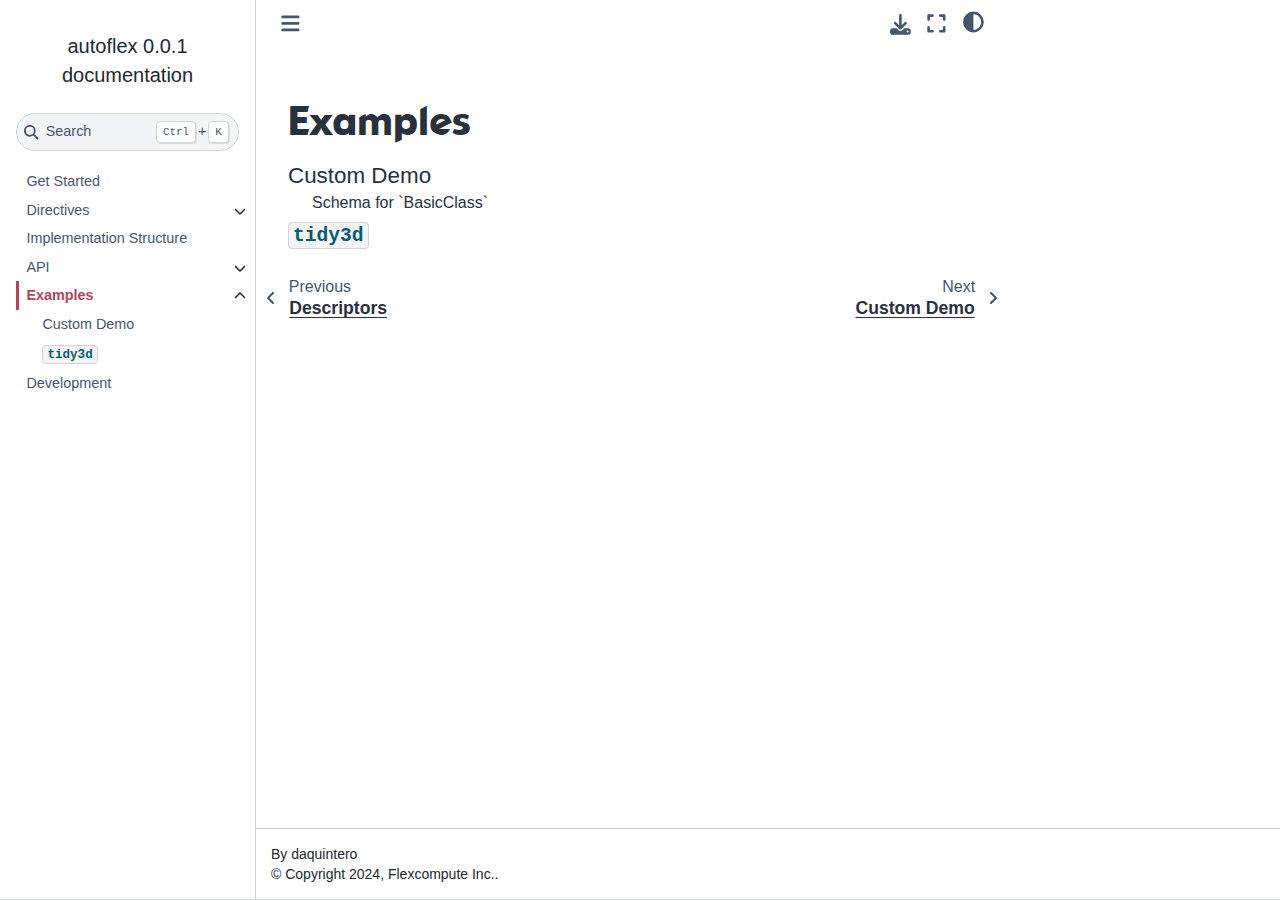
<file: examples/index.html>
<!DOCTYPE html>


<html lang="en" data-content_root="../" >

  <head>
    <meta charset="utf-8" />
    <meta name="viewport" content="width=device-width, initial-scale=1.0" /><meta name="viewport" content="width=device-width, initial-scale=1" />

    <title>Examples &#8212; autoflex 0.0.1 documentation</title>
  
  
  
  <script data-cfasync="false">
    document.documentElement.dataset.mode = localStorage.getItem("mode") || "";
    document.documentElement.dataset.theme = localStorage.getItem("theme") || "";
  </script>
  
  <!-- Loaded before other Sphinx assets -->
  <link href="../_static/styles/theme.css?digest=dfe6caa3a7d634c4db9b" rel="stylesheet" />
<link href="../_static/styles/bootstrap.css?digest=dfe6caa3a7d634c4db9b" rel="stylesheet" />
<link href="../_static/styles/pydata-sphinx-theme.css?digest=dfe6caa3a7d634c4db9b" rel="stylesheet" />

  
  <link href="../_static/vendor/fontawesome/6.5.2/css/all.min.css?digest=dfe6caa3a7d634c4db9b" rel="stylesheet" />
  <link rel="preload" as="font" type="font/woff2" crossorigin href="../_static/vendor/fontawesome/6.5.2/webfonts/fa-solid-900.woff2" />
<link rel="preload" as="font" type="font/woff2" crossorigin href="../_static/vendor/fontawesome/6.5.2/webfonts/fa-brands-400.woff2" />
<link rel="preload" as="font" type="font/woff2" crossorigin href="../_static/vendor/fontawesome/6.5.2/webfonts/fa-regular-400.woff2" />

    <link rel="stylesheet" type="text/css" href="../_static/pygments.css?v=a746c00c" />
    <link rel="stylesheet" type="text/css" href="../_static/styles/sphinx-book-theme.css?v=a3416100" />
    <link rel="stylesheet" type="text/css" href="../_static/css/autoflex.css" />
  
  <!-- Pre-loaded scripts that we'll load fully later -->
  <link rel="preload" as="script" href="../_static/scripts/bootstrap.js?digest=dfe6caa3a7d634c4db9b" />
<link rel="preload" as="script" href="../_static/scripts/pydata-sphinx-theme.js?digest=dfe6caa3a7d634c4db9b" />
  <script src="../_static/vendor/fontawesome/6.5.2/js/all.min.js?digest=dfe6caa3a7d634c4db9b"></script>

    <script src="../_static/documentation_options.js?v=e645c8fa"></script>
    <script src="../_static/doctools.js?v=9a2dae69"></script>
    <script src="../_static/sphinx_highlight.js?v=dc90522c"></script>
    <script src="../_static/scripts/sphinx-book-theme.js?v=887ef09a"></script>
    <script>DOCUMENTATION_OPTIONS.pagename = 'examples/index';</script>
    <link rel="index" title="Index" href="../genindex.html" />
    <link rel="search" title="Search" href="../search.html" />
    <link rel="next" title="Custom Demo" href="demo.html" />
    <link rel="prev" title="Descriptors" href="../api/descriptors.html" />
  <meta name="viewport" content="width=device-width, initial-scale=1"/>
  <meta name="docsearch:language" content="en"/>
  </head>
  
  
  <body data-bs-spy="scroll" data-bs-target=".bd-toc-nav" data-offset="180" data-bs-root-margin="0px 0px -60%" data-default-mode="">

  
  
  <div id="pst-skip-link" class="skip-link d-print-none"><a href="#main-content">Skip to main content</a></div>
  
  <div id="pst-scroll-pixel-helper"></div>
  
  <button type="button" class="btn rounded-pill" id="pst-back-to-top">
    <i class="fa-solid fa-arrow-up"></i>Back to top</button>

  
  <input type="checkbox"
          class="sidebar-toggle"
          id="pst-primary-sidebar-checkbox"/>
  <label class="overlay overlay-primary" for="pst-primary-sidebar-checkbox"></label>
  
  <input type="checkbox"
          class="sidebar-toggle"
          id="pst-secondary-sidebar-checkbox"/>
  <label class="overlay overlay-secondary" for="pst-secondary-sidebar-checkbox"></label>
  
  <div class="search-button__wrapper">
    <div class="search-button__overlay"></div>
    <div class="search-button__search-container">
<form class="bd-search d-flex align-items-center"
      action="../search.html"
      method="get">
  <i class="fa-solid fa-magnifying-glass"></i>
  <input type="search"
         class="form-control"
         name="q"
         id="search-input"
         placeholder="Search..."
         aria-label="Search..."
         autocomplete="off"
         autocorrect="off"
         autocapitalize="off"
         spellcheck="false"/>
  <span class="search-button__kbd-shortcut"><kbd class="kbd-shortcut__modifier">Ctrl</kbd>+<kbd>K</kbd></span>
</form></div>
  </div>

  <div class="pst-async-banner-revealer d-none">
  <aside id="bd-header-version-warning" class="d-none d-print-none" aria-label="Version warning"></aside>
</div>

  
    <header class="bd-header navbar navbar-expand-lg bd-navbar d-print-none">
    </header>
  

  <div class="bd-container">
    <div class="bd-container__inner bd-page-width">
      
      
      
      <div class="bd-sidebar-primary bd-sidebar">
        

  
  <div class="sidebar-header-items sidebar-primary__section">
    
    
    
    
  </div>
  
    <div class="sidebar-primary-items__start sidebar-primary__section">
        <div class="sidebar-primary-item">

  
    
  

<a class="navbar-brand logo" href="../index.html">
  
  
  
  
  
  
    <p class="title logo__title">autoflex 0.0.1 documentation</p>
  
</a></div>
        <div class="sidebar-primary-item">

 <script>
 document.write(`
   <button class="btn search-button-field search-button__button" title="Search" aria-label="Search" data-bs-placement="bottom" data-bs-toggle="tooltip">
    <i class="fa-solid fa-magnifying-glass"></i>
    <span class="search-button__default-text">Search</span>
    <span class="search-button__kbd-shortcut"><kbd class="kbd-shortcut__modifier">Ctrl</kbd>+<kbd class="kbd-shortcut__modifier">K</kbd></span>
   </button>
 `);
 </script></div>
        <div class="sidebar-primary-item"><nav class="bd-links bd-docs-nav" aria-label="Main">
    <div class="bd-toc-item navbar-nav active">
        <ul class="current nav bd-sidenav">
<li class="toctree-l1"><a class="reference internal" href="../get_started.html">Get Started</a></li>
<li class="toctree-l1 has-children"><a class="reference internal" href="../directives/index.html">Directives</a><details><summary><span class="toctree-toggle" role="presentation"><i class="fa-solid fa-chevron-down"></i></span></summary><ul>
<li class="toctree-l2"><a class="reference internal" href="../directives/autoflex.html"><code class="docutils literal notranslate"><span class="pre">autoflex</span></code></a></li>
</ul>
</details></li>
<li class="toctree-l1"><a class="reference internal" href="../structure.html">Implementation Structure</a></li>
<li class="toctree-l1 has-children"><a class="reference internal" href="../api/index.html">API</a><details><summary><span class="toctree-toggle" role="presentation"><i class="fa-solid fa-chevron-down"></i></span></summary><ul>
<li class="toctree-l2"><a class="reference internal" href="../api/descriptors.html">Descriptors</a></li>
</ul>
</details></li>
<li class="toctree-l1 current active has-children"><a class="current reference internal" href="#">Examples</a><details open="open"><summary><span class="toctree-toggle" role="presentation"><i class="fa-solid fa-chevron-down"></i></span></summary><ul>
<li class="toctree-l2"><a class="reference internal" href="demo.html">Custom Demo</a></li>
<li class="toctree-l2"><a class="reference internal" href="tidy3d.html"><code class="docutils literal notranslate"><span class="pre">tidy3d</span></code></a></li>
</ul>
</details></li>
<li class="toctree-l1"><a class="reference internal" href="../development.html">Development</a></li>
</ul>

    </div>
</nav></div>
    </div>
  
  
  <div class="sidebar-primary-items__end sidebar-primary__section">
  </div>
  
  <div id="rtd-footer-container"></div>


      </div>
      
      <main id="main-content" class="bd-main" role="main">
        
        

<div class="sbt-scroll-pixel-helper"></div>

          <div class="bd-content">
            <div class="bd-article-container">
              
              <div class="bd-header-article d-print-none">
<div class="header-article-items header-article__inner">
  
    <div class="header-article-items__start">
      
        <div class="header-article-item"><button class="sidebar-toggle primary-toggle btn btn-sm" title="Toggle primary sidebar" data-bs-placement="bottom" data-bs-toggle="tooltip">
  <span class="fa-solid fa-bars"></span>
</button></div>
      
    </div>
  
  
    <div class="header-article-items__end">
      
        <div class="header-article-item">

<div class="article-header-buttons">





<div class="dropdown dropdown-download-buttons">
  <button class="btn dropdown-toggle" type="button" data-bs-toggle="dropdown" aria-expanded="false" aria-label="Download this page">
    <i class="fas fa-download"></i>
  </button>
  <ul class="dropdown-menu">
      
      
      
      <li><a href="../_sources/examples/index.rst" target="_blank"
   class="btn btn-sm btn-download-source-button dropdown-item"
   title="Download source file"
   data-bs-placement="left" data-bs-toggle="tooltip"
>
  

<span class="btn__icon-container">
  <i class="fas fa-file"></i>
  </span>
<span class="btn__text-container">.rst</span>
</a>
</li>
      
      
      
      
      <li>
<button onclick="window.print()"
  class="btn btn-sm btn-download-pdf-button dropdown-item"
  title="Print to PDF"
  data-bs-placement="left" data-bs-toggle="tooltip"
>
  

<span class="btn__icon-container">
  <i class="fas fa-file-pdf"></i>
  </span>
<span class="btn__text-container">.pdf</span>
</button>
</li>
      
  </ul>
</div>




<button onclick="toggleFullScreen()"
  class="btn btn-sm btn-fullscreen-button"
  title="Fullscreen mode"
  data-bs-placement="bottom" data-bs-toggle="tooltip"
>
  

<span class="btn__icon-container">
  <i class="fas fa-expand"></i>
  </span>

</button>



<script>
document.write(`
  <button class="btn btn-sm nav-link pst-navbar-icon theme-switch-button" title="light/dark" aria-label="light/dark" data-bs-placement="bottom" data-bs-toggle="tooltip">
    <i class="theme-switch fa-solid fa-sun fa-lg" data-mode="light"></i>
    <i class="theme-switch fa-solid fa-moon fa-lg" data-mode="dark"></i>
    <i class="theme-switch fa-solid fa-circle-half-stroke fa-lg" data-mode="auto"></i>
  </button>
`);
</script>


<script>
document.write(`
  <button class="btn btn-sm pst-navbar-icon search-button search-button__button" title="Search" aria-label="Search" data-bs-placement="bottom" data-bs-toggle="tooltip">
    <i class="fa-solid fa-magnifying-glass fa-lg"></i>
  </button>
`);
</script>

</div></div>
      
    </div>
  
</div>
</div>
              
              

<div id="jb-print-docs-body" class="onlyprint">
    <h1>Examples</h1>
    <!-- Table of contents -->
    <div id="print-main-content">
        <div id="jb-print-toc">
            
        </div>
    </div>
</div>

              
                
<div id="searchbox"></div>
                <article class="bd-article">
                  
  <section id="examples">
<h1>Examples<a class="headerlink" href="#examples" title="Link to this heading">#</a></h1>
<div class="toctree-wrapper compound">
<ul>
<li class="toctree-l1"><a class="reference internal" href="demo.html">Custom Demo</a><ul>
<li class="toctree-l2"><a class="reference internal" href="demo.html#autoflex-basicclass">Schema for `BasicClass`</a></li>
</ul>
</li>
<li class="toctree-l1"><a class="reference internal" href="tidy3d.html"><code class="docutils literal notranslate"><span class="pre">tidy3d</span></code></a></li>
</ul>
</div>
</section>


                </article>
              

              
              
              
              
                <footer class="prev-next-footer d-print-none">
                  
<div class="prev-next-area">
    <a class="left-prev"
       href="../api/descriptors.html"
       title="previous page">
      <i class="fa-solid fa-angle-left"></i>
      <div class="prev-next-info">
        <p class="prev-next-subtitle">previous</p>
        <p class="prev-next-title">Descriptors</p>
      </div>
    </a>
    <a class="right-next"
       href="demo.html"
       title="next page">
      <div class="prev-next-info">
        <p class="prev-next-subtitle">next</p>
        <p class="prev-next-title">Custom Demo</p>
      </div>
      <i class="fa-solid fa-angle-right"></i>
    </a>
</div>
                </footer>
              
            </div>
            
            
              
            
          </div>
          <footer class="bd-footer-content">
            
<div class="bd-footer-content__inner container">
  
  <div class="footer-item">
    
<p class="component-author">
By daquintero
</p>

  </div>
  
  <div class="footer-item">
    

  <p class="copyright">
    
      © Copyright 2024, Flexcompute Inc..
      <br/>
    
  </p>

  </div>
  
  <div class="footer-item">
    
  </div>
  
  <div class="footer-item">
    
  </div>
  
</div>
          </footer>
        

      </main>
    </div>
  </div>
  
  <!-- Scripts loaded after <body> so the DOM is not blocked -->
  <script src="../_static/scripts/bootstrap.js?digest=dfe6caa3a7d634c4db9b"></script>
<script src="../_static/scripts/pydata-sphinx-theme.js?digest=dfe6caa3a7d634c4db9b"></script>

  <footer class="bd-footer">
  </footer>
  </body>
</html>
</file>
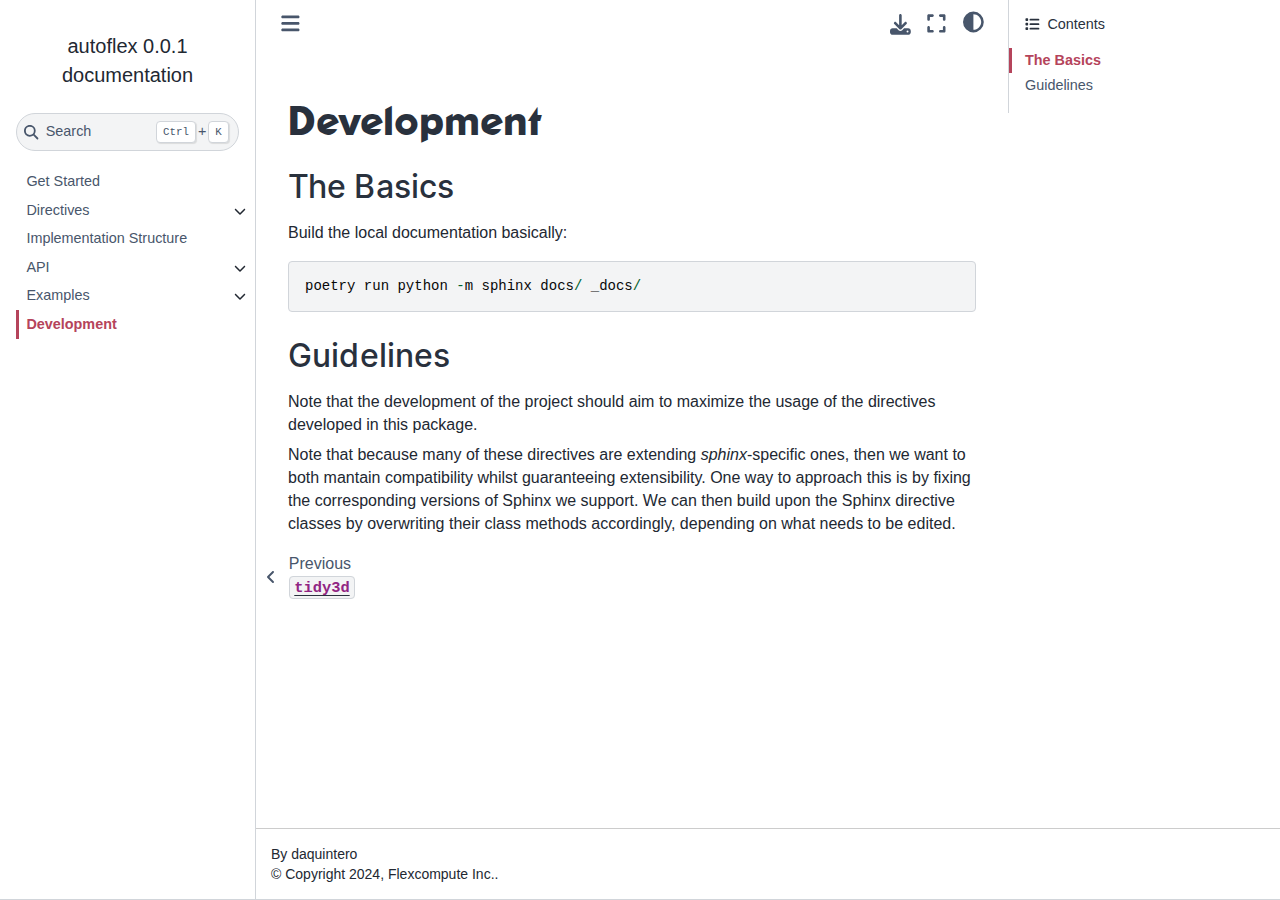
<file: development.html>
<!DOCTYPE html>


<html lang="en" data-content_root="./" >

  <head>
    <meta charset="utf-8" />
    <meta name="viewport" content="width=device-width, initial-scale=1.0" /><meta name="viewport" content="width=device-width, initial-scale=1" />

    <title>Development &#8212; autoflex 0.0.1 documentation</title>
  
  
  
  <script data-cfasync="false">
    document.documentElement.dataset.mode = localStorage.getItem("mode") || "";
    document.documentElement.dataset.theme = localStorage.getItem("theme") || "";
  </script>
  
  <!-- Loaded before other Sphinx assets -->
  <link href="_static/styles/theme.css?digest=dfe6caa3a7d634c4db9b" rel="stylesheet" />
<link href="_static/styles/bootstrap.css?digest=dfe6caa3a7d634c4db9b" rel="stylesheet" />
<link href="_static/styles/pydata-sphinx-theme.css?digest=dfe6caa3a7d634c4db9b" rel="stylesheet" />

  
  <link href="_static/vendor/fontawesome/6.5.2/css/all.min.css?digest=dfe6caa3a7d634c4db9b" rel="stylesheet" />
  <link rel="preload" as="font" type="font/woff2" crossorigin href="_static/vendor/fontawesome/6.5.2/webfonts/fa-solid-900.woff2" />
<link rel="preload" as="font" type="font/woff2" crossorigin href="_static/vendor/fontawesome/6.5.2/webfonts/fa-brands-400.woff2" />
<link rel="preload" as="font" type="font/woff2" crossorigin href="_static/vendor/fontawesome/6.5.2/webfonts/fa-regular-400.woff2" />

    <link rel="stylesheet" type="text/css" href="_static/pygments.css?v=a746c00c" />
    <link rel="stylesheet" type="text/css" href="_static/styles/sphinx-book-theme.css?v=a3416100" />
    <link rel="stylesheet" type="text/css" href="_static/css/autoflex.css" />
  
  <!-- Pre-loaded scripts that we'll load fully later -->
  <link rel="preload" as="script" href="_static/scripts/bootstrap.js?digest=dfe6caa3a7d634c4db9b" />
<link rel="preload" as="script" href="_static/scripts/pydata-sphinx-theme.js?digest=dfe6caa3a7d634c4db9b" />
  <script src="_static/vendor/fontawesome/6.5.2/js/all.min.js?digest=dfe6caa3a7d634c4db9b"></script>

    <script src="_static/documentation_options.js?v=e645c8fa"></script>
    <script src="_static/doctools.js?v=9a2dae69"></script>
    <script src="_static/sphinx_highlight.js?v=dc90522c"></script>
    <script src="_static/scripts/sphinx-book-theme.js?v=887ef09a"></script>
    <script>DOCUMENTATION_OPTIONS.pagename = 'development';</script>
    <link rel="index" title="Index" href="genindex.html" />
    <link rel="search" title="Search" href="search.html" />
    <link rel="prev" title="tidy3d" href="examples/tidy3d.html" />
  <meta name="viewport" content="width=device-width, initial-scale=1"/>
  <meta name="docsearch:language" content="en"/>
  </head>
  
  
  <body data-bs-spy="scroll" data-bs-target=".bd-toc-nav" data-offset="180" data-bs-root-margin="0px 0px -60%" data-default-mode="">

  
  
  <div id="pst-skip-link" class="skip-link d-print-none"><a href="#main-content">Skip to main content</a></div>
  
  <div id="pst-scroll-pixel-helper"></div>
  
  <button type="button" class="btn rounded-pill" id="pst-back-to-top">
    <i class="fa-solid fa-arrow-up"></i>Back to top</button>

  
  <input type="checkbox"
          class="sidebar-toggle"
          id="pst-primary-sidebar-checkbox"/>
  <label class="overlay overlay-primary" for="pst-primary-sidebar-checkbox"></label>
  
  <input type="checkbox"
          class="sidebar-toggle"
          id="pst-secondary-sidebar-checkbox"/>
  <label class="overlay overlay-secondary" for="pst-secondary-sidebar-checkbox"></label>
  
  <div class="search-button__wrapper">
    <div class="search-button__overlay"></div>
    <div class="search-button__search-container">
<form class="bd-search d-flex align-items-center"
      action="search.html"
      method="get">
  <i class="fa-solid fa-magnifying-glass"></i>
  <input type="search"
         class="form-control"
         name="q"
         id="search-input"
         placeholder="Search..."
         aria-label="Search..."
         autocomplete="off"
         autocorrect="off"
         autocapitalize="off"
         spellcheck="false"/>
  <span class="search-button__kbd-shortcut"><kbd class="kbd-shortcut__modifier">Ctrl</kbd>+<kbd>K</kbd></span>
</form></div>
  </div>

  <div class="pst-async-banner-revealer d-none">
  <aside id="bd-header-version-warning" class="d-none d-print-none" aria-label="Version warning"></aside>
</div>

  
    <header class="bd-header navbar navbar-expand-lg bd-navbar d-print-none">
    </header>
  

  <div class="bd-container">
    <div class="bd-container__inner bd-page-width">
      
      
      
      <div class="bd-sidebar-primary bd-sidebar">
        

  
  <div class="sidebar-header-items sidebar-primary__section">
    
    
    
    
  </div>
  
    <div class="sidebar-primary-items__start sidebar-primary__section">
        <div class="sidebar-primary-item">

  
    
  

<a class="navbar-brand logo" href="index.html">
  
  
  
  
  
  
    <p class="title logo__title">autoflex 0.0.1 documentation</p>
  
</a></div>
        <div class="sidebar-primary-item">

 <script>
 document.write(`
   <button class="btn search-button-field search-button__button" title="Search" aria-label="Search" data-bs-placement="bottom" data-bs-toggle="tooltip">
    <i class="fa-solid fa-magnifying-glass"></i>
    <span class="search-button__default-text">Search</span>
    <span class="search-button__kbd-shortcut"><kbd class="kbd-shortcut__modifier">Ctrl</kbd>+<kbd class="kbd-shortcut__modifier">K</kbd></span>
   </button>
 `);
 </script></div>
        <div class="sidebar-primary-item"><nav class="bd-links bd-docs-nav" aria-label="Main">
    <div class="bd-toc-item navbar-nav active">
        <ul class="current nav bd-sidenav">
<li class="toctree-l1"><a class="reference internal" href="get_started.html">Get Started</a></li>
<li class="toctree-l1 has-children"><a class="reference internal" href="directives/index.html">Directives</a><details><summary><span class="toctree-toggle" role="presentation"><i class="fa-solid fa-chevron-down"></i></span></summary><ul>
<li class="toctree-l2"><a class="reference internal" href="directives/autoflex.html"><code class="docutils literal notranslate"><span class="pre">autoflex</span></code></a></li>
</ul>
</details></li>
<li class="toctree-l1"><a class="reference internal" href="structure.html">Implementation Structure</a></li>
<li class="toctree-l1 has-children"><a class="reference internal" href="api/index.html">API</a><details><summary><span class="toctree-toggle" role="presentation"><i class="fa-solid fa-chevron-down"></i></span></summary><ul>
<li class="toctree-l2"><a class="reference internal" href="api/descriptors.html">Descriptors</a></li>
</ul>
</details></li>
<li class="toctree-l1 has-children"><a class="reference internal" href="examples/index.html">Examples</a><details><summary><span class="toctree-toggle" role="presentation"><i class="fa-solid fa-chevron-down"></i></span></summary><ul>
<li class="toctree-l2"><a class="reference internal" href="examples/demo.html">Custom Demo</a></li>
<li class="toctree-l2"><a class="reference internal" href="examples/tidy3d.html"><code class="docutils literal notranslate"><span class="pre">tidy3d</span></code></a></li>
</ul>
</details></li>
<li class="toctree-l1 current active"><a class="current reference internal" href="#">Development</a></li>
</ul>

    </div>
</nav></div>
    </div>
  
  
  <div class="sidebar-primary-items__end sidebar-primary__section">
  </div>
  
  <div id="rtd-footer-container"></div>


      </div>
      
      <main id="main-content" class="bd-main" role="main">
        
        

<div class="sbt-scroll-pixel-helper"></div>

          <div class="bd-content">
            <div class="bd-article-container">
              
              <div class="bd-header-article d-print-none">
<div class="header-article-items header-article__inner">
  
    <div class="header-article-items__start">
      
        <div class="header-article-item"><button class="sidebar-toggle primary-toggle btn btn-sm" title="Toggle primary sidebar" data-bs-placement="bottom" data-bs-toggle="tooltip">
  <span class="fa-solid fa-bars"></span>
</button></div>
      
    </div>
  
  
    <div class="header-article-items__end">
      
        <div class="header-article-item">

<div class="article-header-buttons">





<div class="dropdown dropdown-download-buttons">
  <button class="btn dropdown-toggle" type="button" data-bs-toggle="dropdown" aria-expanded="false" aria-label="Download this page">
    <i class="fas fa-download"></i>
  </button>
  <ul class="dropdown-menu">
      
      
      
      <li><a href="_sources/development.rst" target="_blank"
   class="btn btn-sm btn-download-source-button dropdown-item"
   title="Download source file"
   data-bs-placement="left" data-bs-toggle="tooltip"
>
  

<span class="btn__icon-container">
  <i class="fas fa-file"></i>
  </span>
<span class="btn__text-container">.rst</span>
</a>
</li>
      
      
      
      
      <li>
<button onclick="window.print()"
  class="btn btn-sm btn-download-pdf-button dropdown-item"
  title="Print to PDF"
  data-bs-placement="left" data-bs-toggle="tooltip"
>
  

<span class="btn__icon-container">
  <i class="fas fa-file-pdf"></i>
  </span>
<span class="btn__text-container">.pdf</span>
</button>
</li>
      
  </ul>
</div>




<button onclick="toggleFullScreen()"
  class="btn btn-sm btn-fullscreen-button"
  title="Fullscreen mode"
  data-bs-placement="bottom" data-bs-toggle="tooltip"
>
  

<span class="btn__icon-container">
  <i class="fas fa-expand"></i>
  </span>

</button>



<script>
document.write(`
  <button class="btn btn-sm nav-link pst-navbar-icon theme-switch-button" title="light/dark" aria-label="light/dark" data-bs-placement="bottom" data-bs-toggle="tooltip">
    <i class="theme-switch fa-solid fa-sun fa-lg" data-mode="light"></i>
    <i class="theme-switch fa-solid fa-moon fa-lg" data-mode="dark"></i>
    <i class="theme-switch fa-solid fa-circle-half-stroke fa-lg" data-mode="auto"></i>
  </button>
`);
</script>


<script>
document.write(`
  <button class="btn btn-sm pst-navbar-icon search-button search-button__button" title="Search" aria-label="Search" data-bs-placement="bottom" data-bs-toggle="tooltip">
    <i class="fa-solid fa-magnifying-glass fa-lg"></i>
  </button>
`);
</script>
<button class="sidebar-toggle secondary-toggle btn btn-sm" title="Toggle secondary sidebar" data-bs-placement="bottom" data-bs-toggle="tooltip">
    <span class="fa-solid fa-list"></span>
</button>
</div></div>
      
    </div>
  
</div>
</div>
              
              

<div id="jb-print-docs-body" class="onlyprint">
    <h1>Development</h1>
    <!-- Table of contents -->
    <div id="print-main-content">
        <div id="jb-print-toc">
            
            <div>
                <h2> Contents </h2>
            </div>
            <nav aria-label="Page">
                <ul class="visible nav section-nav flex-column">
<li class="toc-h2 nav-item toc-entry"><a class="reference internal nav-link" href="#the-basics">The Basics</a></li>
<li class="toc-h2 nav-item toc-entry"><a class="reference internal nav-link" href="#guidelines">Guidelines</a></li>
</ul>
            </nav>
        </div>
    </div>
</div>

              
                
<div id="searchbox"></div>
                <article class="bd-article">
                  
  <section id="development">
<h1>Development<a class="headerlink" href="#development" title="Link to this heading">#</a></h1>
<section id="the-basics">
<h2>The Basics<a class="headerlink" href="#the-basics" title="Link to this heading">#</a></h2>
<p>Build the local documentation basically:</p>
<div class="highlight-default notranslate"><div class="highlight"><pre><span></span><span class="n">poetry</span> <span class="n">run</span> <span class="n">python</span> <span class="o">-</span><span class="n">m</span> <span class="n">sphinx</span> <span class="n">docs</span><span class="o">/</span> <span class="n">_docs</span><span class="o">/</span>
</pre></div>
</div>
</section>
<section id="guidelines">
<h2>Guidelines<a class="headerlink" href="#guidelines" title="Link to this heading">#</a></h2>
<p>Note that the development of the project should aim to maximize the usage of the directives developed in this package.</p>
<p>Note that because many of these directives are extending <cite>sphinx</cite>-specific ones, then we want to both mantain compatibility whilst guaranteeing extensibility. One way to approach this is by fixing the corresponding versions of Sphinx we support. We can then build upon the Sphinx directive classes by overwriting their class methods accordingly, depending on what needs to be edited.</p>
</section>
</section>


                </article>
              

              
              
              
              
                <footer class="prev-next-footer d-print-none">
                  
<div class="prev-next-area">
    <a class="left-prev"
       href="examples/tidy3d.html"
       title="previous page">
      <i class="fa-solid fa-angle-left"></i>
      <div class="prev-next-info">
        <p class="prev-next-subtitle">previous</p>
        <p class="prev-next-title"><code class="docutils literal notranslate"><span class="pre">tidy3d</span></code></p>
      </div>
    </a>
</div>
                </footer>
              
            </div>
            
            
              
                <div class="bd-sidebar-secondary bd-toc"><div class="sidebar-secondary-items sidebar-secondary__inner">


  <div class="sidebar-secondary-item">
  <div class="page-toc tocsection onthispage">
    <i class="fa-solid fa-list"></i> Contents
  </div>
  <nav class="bd-toc-nav page-toc">
    <ul class="visible nav section-nav flex-column">
<li class="toc-h2 nav-item toc-entry"><a class="reference internal nav-link" href="#the-basics">The Basics</a></li>
<li class="toc-h2 nav-item toc-entry"><a class="reference internal nav-link" href="#guidelines">Guidelines</a></li>
</ul>
  </nav></div>

</div></div>
              
            
          </div>
          <footer class="bd-footer-content">
            
<div class="bd-footer-content__inner container">
  
  <div class="footer-item">
    
<p class="component-author">
By daquintero
</p>

  </div>
  
  <div class="footer-item">
    

  <p class="copyright">
    
      © Copyright 2024, Flexcompute Inc..
      <br/>
    
  </p>

  </div>
  
  <div class="footer-item">
    
  </div>
  
  <div class="footer-item">
    
  </div>
  
</div>
          </footer>
        

      </main>
    </div>
  </div>
  
  <!-- Scripts loaded after <body> so the DOM is not blocked -->
  <script src="_static/scripts/bootstrap.js?digest=dfe6caa3a7d634c4db9b"></script>
<script src="_static/scripts/pydata-sphinx-theme.js?digest=dfe6caa3a7d634c4db9b"></script>

  <footer class="bd-footer">
  </footer>
  </body>
</html>
</file>
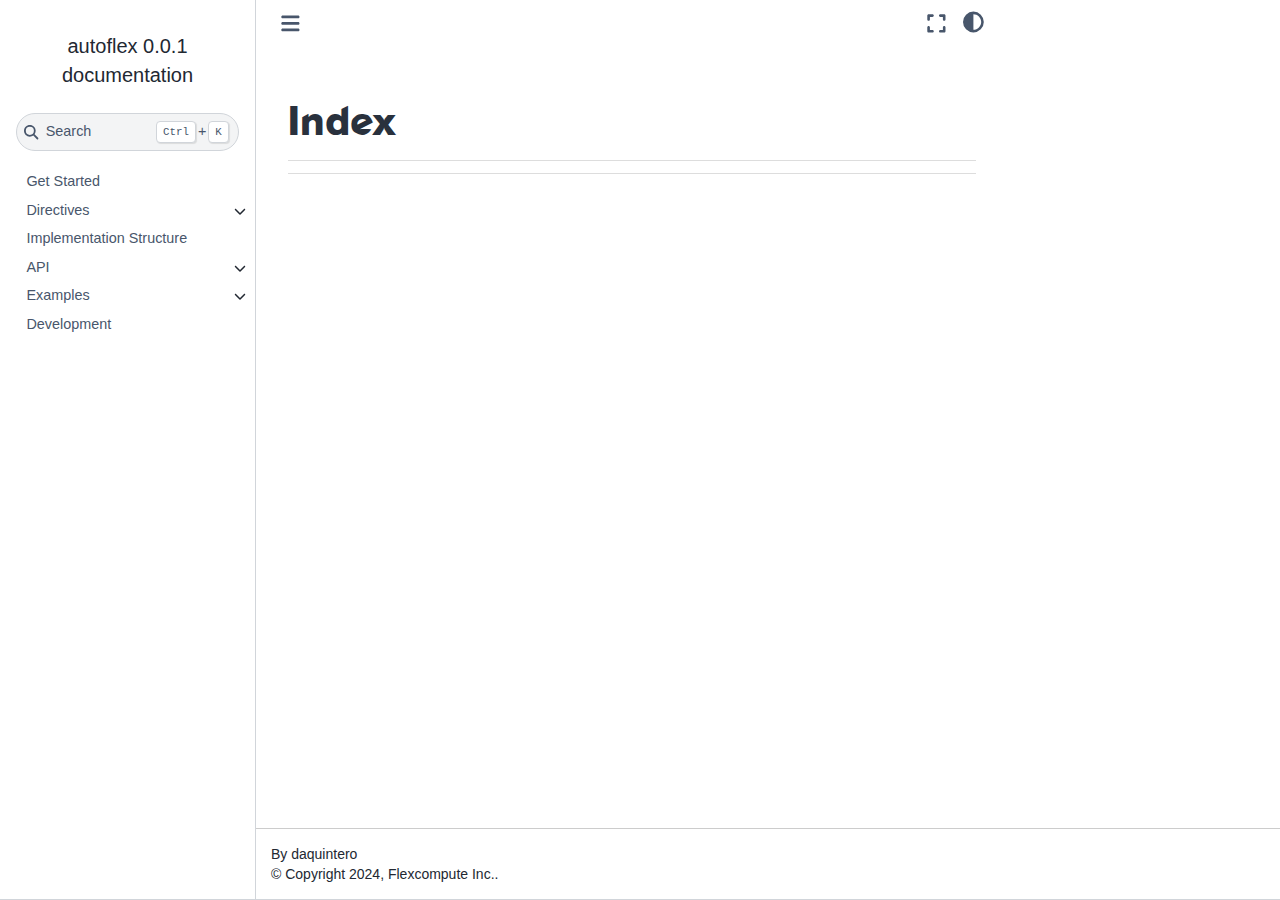
<file: genindex.html>
<!DOCTYPE html>


<html lang="en" data-content_root="./" >

  <head>
    <meta charset="utf-8" />
    <meta name="viewport" content="width=device-width, initial-scale=1.0" />
    <title>Index &#8212; autoflex 0.0.1 documentation</title>
  
  
  
  <script data-cfasync="false">
    document.documentElement.dataset.mode = localStorage.getItem("mode") || "";
    document.documentElement.dataset.theme = localStorage.getItem("theme") || "";
  </script>
  
  <!-- Loaded before other Sphinx assets -->
  <link href="_static/styles/theme.css?digest=dfe6caa3a7d634c4db9b" rel="stylesheet" />
<link href="_static/styles/bootstrap.css?digest=dfe6caa3a7d634c4db9b" rel="stylesheet" />
<link href="_static/styles/pydata-sphinx-theme.css?digest=dfe6caa3a7d634c4db9b" rel="stylesheet" />

  
  <link href="_static/vendor/fontawesome/6.5.2/css/all.min.css?digest=dfe6caa3a7d634c4db9b" rel="stylesheet" />
  <link rel="preload" as="font" type="font/woff2" crossorigin href="_static/vendor/fontawesome/6.5.2/webfonts/fa-solid-900.woff2" />
<link rel="preload" as="font" type="font/woff2" crossorigin href="_static/vendor/fontawesome/6.5.2/webfonts/fa-brands-400.woff2" />
<link rel="preload" as="font" type="font/woff2" crossorigin href="_static/vendor/fontawesome/6.5.2/webfonts/fa-regular-400.woff2" />

    <link rel="stylesheet" type="text/css" href="_static/pygments.css?v=a746c00c" />
    <link rel="stylesheet" type="text/css" href="_static/styles/sphinx-book-theme.css?v=a3416100" />
    <link rel="stylesheet" type="text/css" href="_static/css/autoflex.css" />
  
  <!-- Pre-loaded scripts that we'll load fully later -->
  <link rel="preload" as="script" href="_static/scripts/bootstrap.js?digest=dfe6caa3a7d634c4db9b" />
<link rel="preload" as="script" href="_static/scripts/pydata-sphinx-theme.js?digest=dfe6caa3a7d634c4db9b" />
  <script src="_static/vendor/fontawesome/6.5.2/js/all.min.js?digest=dfe6caa3a7d634c4db9b"></script>

    <script src="_static/documentation_options.js?v=e645c8fa"></script>
    <script src="_static/doctools.js?v=9a2dae69"></script>
    <script src="_static/sphinx_highlight.js?v=dc90522c"></script>
    <script src="_static/scripts/sphinx-book-theme.js?v=887ef09a"></script>
    <script>DOCUMENTATION_OPTIONS.pagename = 'genindex';</script>
    <link rel="index" title="Index" href="#" />
    <link rel="search" title="Search" href="search.html" />
  <meta name="viewport" content="width=device-width, initial-scale=1"/>
  <meta name="docsearch:language" content="en"/>
  </head>
  
  
  <body data-bs-spy="scroll" data-bs-target=".bd-toc-nav" data-offset="180" data-bs-root-margin="0px 0px -60%" data-default-mode="">

  
  
  <div id="pst-skip-link" class="skip-link d-print-none"><a href="#main-content">Skip to main content</a></div>
  
  <div id="pst-scroll-pixel-helper"></div>
  
  <button type="button" class="btn rounded-pill" id="pst-back-to-top">
    <i class="fa-solid fa-arrow-up"></i>Back to top</button>

  
  <input type="checkbox"
          class="sidebar-toggle"
          id="pst-primary-sidebar-checkbox"/>
  <label class="overlay overlay-primary" for="pst-primary-sidebar-checkbox"></label>
  
  <input type="checkbox"
          class="sidebar-toggle"
          id="pst-secondary-sidebar-checkbox"/>
  <label class="overlay overlay-secondary" for="pst-secondary-sidebar-checkbox"></label>
  
  <div class="search-button__wrapper">
    <div class="search-button__overlay"></div>
    <div class="search-button__search-container">
<form class="bd-search d-flex align-items-center"
      action="search.html"
      method="get">
  <i class="fa-solid fa-magnifying-glass"></i>
  <input type="search"
         class="form-control"
         name="q"
         id="search-input"
         placeholder="Search..."
         aria-label="Search..."
         autocomplete="off"
         autocorrect="off"
         autocapitalize="off"
         spellcheck="false"/>
  <span class="search-button__kbd-shortcut"><kbd class="kbd-shortcut__modifier">Ctrl</kbd>+<kbd>K</kbd></span>
</form></div>
  </div>

  <div class="pst-async-banner-revealer d-none">
  <aside id="bd-header-version-warning" class="d-none d-print-none" aria-label="Version warning"></aside>
</div>

  
    <header class="bd-header navbar navbar-expand-lg bd-navbar d-print-none">
    </header>
  

  <div class="bd-container">
    <div class="bd-container__inner bd-page-width">
      
      
      
        
      
      <div class="bd-sidebar-primary bd-sidebar">
        

  
  <div class="sidebar-header-items sidebar-primary__section">
    
    
    
    
  </div>
  
    <div class="sidebar-primary-items__start sidebar-primary__section">
        <div class="sidebar-primary-item">

  
    
  

<a class="navbar-brand logo" href="index.html">
  
  
  
  
  
  
    <p class="title logo__title">autoflex 0.0.1 documentation</p>
  
</a></div>
        <div class="sidebar-primary-item">

 <script>
 document.write(`
   <button class="btn search-button-field search-button__button" title="Search" aria-label="Search" data-bs-placement="bottom" data-bs-toggle="tooltip">
    <i class="fa-solid fa-magnifying-glass"></i>
    <span class="search-button__default-text">Search</span>
    <span class="search-button__kbd-shortcut"><kbd class="kbd-shortcut__modifier">Ctrl</kbd>+<kbd class="kbd-shortcut__modifier">K</kbd></span>
   </button>
 `);
 </script></div>
        <div class="sidebar-primary-item"><nav class="bd-links bd-docs-nav" aria-label="Main">
    <div class="bd-toc-item navbar-nav active">
        <ul class="nav bd-sidenav">
<li class="toctree-l1"><a class="reference internal" href="get_started.html">Get Started</a></li>
<li class="toctree-l1 has-children"><a class="reference internal" href="directives/index.html">Directives</a><details><summary><span class="toctree-toggle" role="presentation"><i class="fa-solid fa-chevron-down"></i></span></summary><ul>
<li class="toctree-l2"><a class="reference internal" href="directives/autoflex.html"><code class="docutils literal notranslate"><span class="pre">autoflex</span></code></a></li>
</ul>
</details></li>
<li class="toctree-l1"><a class="reference internal" href="structure.html">Implementation Structure</a></li>
<li class="toctree-l1 has-children"><a class="reference internal" href="api/index.html">API</a><details><summary><span class="toctree-toggle" role="presentation"><i class="fa-solid fa-chevron-down"></i></span></summary><ul>
<li class="toctree-l2"><a class="reference internal" href="api/descriptors.html">Descriptors</a></li>
</ul>
</details></li>
<li class="toctree-l1 has-children"><a class="reference internal" href="examples/index.html">Examples</a><details><summary><span class="toctree-toggle" role="presentation"><i class="fa-solid fa-chevron-down"></i></span></summary><ul>
<li class="toctree-l2"><a class="reference internal" href="examples/demo.html">Custom Demo</a></li>
<li class="toctree-l2"><a class="reference internal" href="examples/tidy3d.html"><code class="docutils literal notranslate"><span class="pre">tidy3d</span></code></a></li>
</ul>
</details></li>
<li class="toctree-l1"><a class="reference internal" href="development.html">Development</a></li>
</ul>

    </div>
</nav></div>
    </div>
  
  
  <div class="sidebar-primary-items__end sidebar-primary__section">
  </div>
  
  <div id="rtd-footer-container"></div>


      </div>
      
      <main id="main-content" class="bd-main" role="main">
        
        

<div class="sbt-scroll-pixel-helper"></div>

          <div class="bd-content">
            <div class="bd-article-container">
              
              <div class="bd-header-article d-print-none">
<div class="header-article-items header-article__inner">
  
    <div class="header-article-items__start">
      
        <div class="header-article-item"><button class="sidebar-toggle primary-toggle btn btn-sm" title="Toggle primary sidebar" data-bs-placement="bottom" data-bs-toggle="tooltip">
  <span class="fa-solid fa-bars"></span>
</button></div>
      
    </div>
  
  
    <div class="header-article-items__end">
      
        <div class="header-article-item">

<div class="article-header-buttons">



<button onclick="toggleFullScreen()"
  class="btn btn-sm btn-fullscreen-button"
  title="Fullscreen mode"
  data-bs-placement="bottom" data-bs-toggle="tooltip"
>
  

<span class="btn__icon-container">
  <i class="fas fa-expand"></i>
  </span>

</button>



<script>
document.write(`
  <button class="btn btn-sm nav-link pst-navbar-icon theme-switch-button" title="light/dark" aria-label="light/dark" data-bs-placement="bottom" data-bs-toggle="tooltip">
    <i class="theme-switch fa-solid fa-sun fa-lg" data-mode="light"></i>
    <i class="theme-switch fa-solid fa-moon fa-lg" data-mode="dark"></i>
    <i class="theme-switch fa-solid fa-circle-half-stroke fa-lg" data-mode="auto"></i>
  </button>
`);
</script>


<script>
document.write(`
  <button class="btn btn-sm pst-navbar-icon search-button search-button__button" title="Search" aria-label="Search" data-bs-placement="bottom" data-bs-toggle="tooltip">
    <i class="fa-solid fa-magnifying-glass fa-lg"></i>
  </button>
`);
</script>

</div></div>
      
    </div>
  
</div>
</div>
              
              

<div id="jb-print-docs-body" class="onlyprint">
    <h1></h1>
    <!-- Table of contents -->
    <div id="print-main-content">
        <div id="jb-print-toc">
            
        </div>
    </div>
</div>

              
                
<div id="searchbox"></div>
                <article class="bd-article">
                  

<h1 id="index">Index</h1>

<div class="genindex-jumpbox">
 
</div>


                </article>
              

              
              
              
              
                <footer class="prev-next-footer d-print-none">
                  
<div class="prev-next-area">
</div>
                </footer>
              
            </div>
            
            
              
            
          </div>
          <footer class="bd-footer-content">
            
<div class="bd-footer-content__inner container">
  
  <div class="footer-item">
    
<p class="component-author">
By daquintero
</p>

  </div>
  
  <div class="footer-item">
    

  <p class="copyright">
    
      © Copyright 2024, Flexcompute Inc..
      <br/>
    
  </p>

  </div>
  
  <div class="footer-item">
    
  </div>
  
  <div class="footer-item">
    
  </div>
  
</div>
          </footer>
        

      </main>
    </div>
  </div>
  
  <!-- Scripts loaded after <body> so the DOM is not blocked -->
  <script src="_static/scripts/bootstrap.js?digest=dfe6caa3a7d634c4db9b"></script>
<script src="_static/scripts/pydata-sphinx-theme.js?digest=dfe6caa3a7d634c4db9b"></script>

  <footer class="bd-footer">
  </footer>
  </body>
</html>
</file>
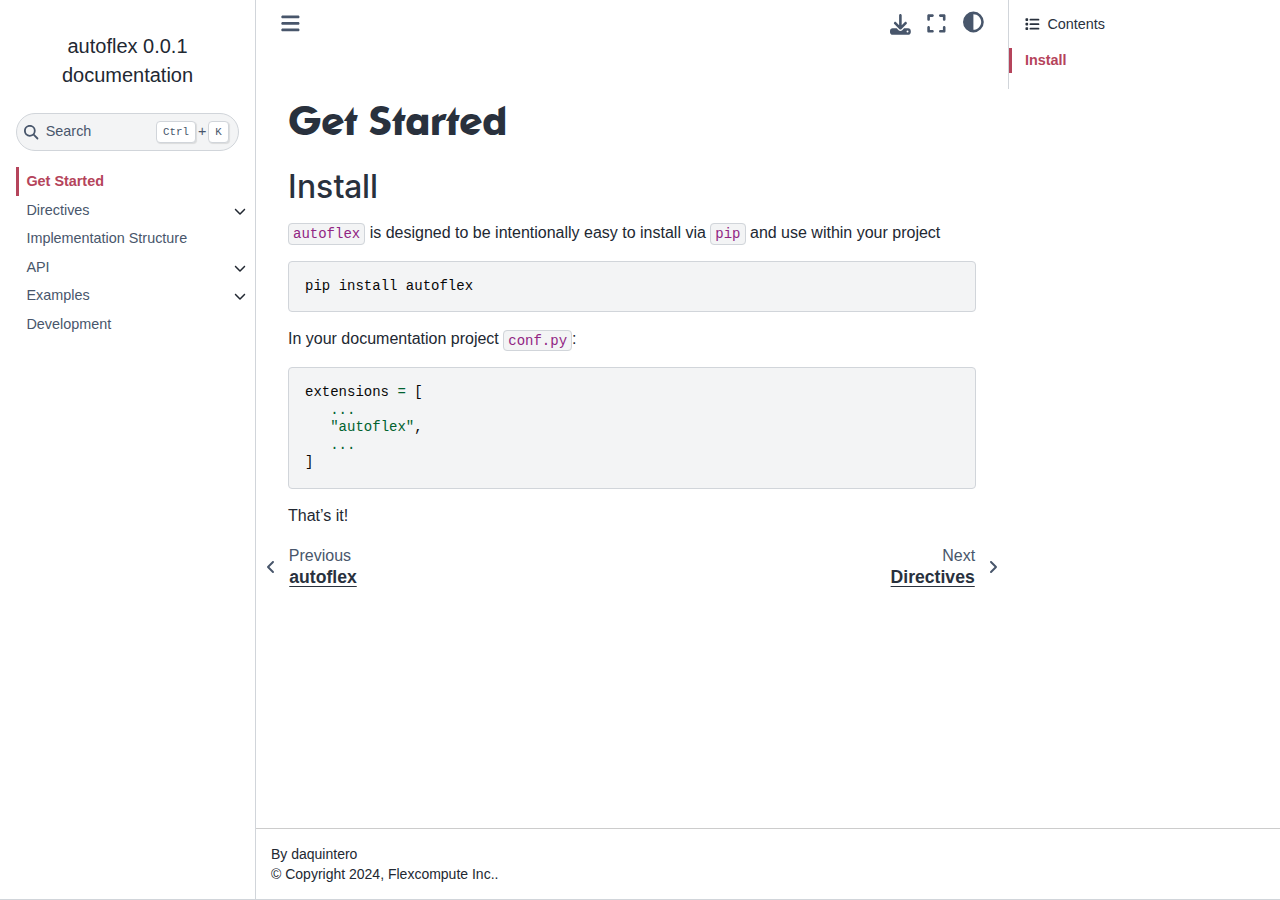
<file: get_started.html>
<!DOCTYPE html>


<html lang="en" data-content_root="./" >

  <head>
    <meta charset="utf-8" />
    <meta name="viewport" content="width=device-width, initial-scale=1.0" /><meta name="viewport" content="width=device-width, initial-scale=1" />

    <title>Get Started &#8212; autoflex 0.0.1 documentation</title>
  
  
  
  <script data-cfasync="false">
    document.documentElement.dataset.mode = localStorage.getItem("mode") || "";
    document.documentElement.dataset.theme = localStorage.getItem("theme") || "";
  </script>
  
  <!-- Loaded before other Sphinx assets -->
  <link href="_static/styles/theme.css?digest=dfe6caa3a7d634c4db9b" rel="stylesheet" />
<link href="_static/styles/bootstrap.css?digest=dfe6caa3a7d634c4db9b" rel="stylesheet" />
<link href="_static/styles/pydata-sphinx-theme.css?digest=dfe6caa3a7d634c4db9b" rel="stylesheet" />

  
  <link href="_static/vendor/fontawesome/6.5.2/css/all.min.css?digest=dfe6caa3a7d634c4db9b" rel="stylesheet" />
  <link rel="preload" as="font" type="font/woff2" crossorigin href="_static/vendor/fontawesome/6.5.2/webfonts/fa-solid-900.woff2" />
<link rel="preload" as="font" type="font/woff2" crossorigin href="_static/vendor/fontawesome/6.5.2/webfonts/fa-brands-400.woff2" />
<link rel="preload" as="font" type="font/woff2" crossorigin href="_static/vendor/fontawesome/6.5.2/webfonts/fa-regular-400.woff2" />

    <link rel="stylesheet" type="text/css" href="_static/pygments.css?v=a746c00c" />
    <link rel="stylesheet" type="text/css" href="_static/styles/sphinx-book-theme.css?v=a3416100" />
    <link rel="stylesheet" type="text/css" href="_static/css/autoflex.css" />
  
  <!-- Pre-loaded scripts that we'll load fully later -->
  <link rel="preload" as="script" href="_static/scripts/bootstrap.js?digest=dfe6caa3a7d634c4db9b" />
<link rel="preload" as="script" href="_static/scripts/pydata-sphinx-theme.js?digest=dfe6caa3a7d634c4db9b" />
  <script src="_static/vendor/fontawesome/6.5.2/js/all.min.js?digest=dfe6caa3a7d634c4db9b"></script>

    <script src="_static/documentation_options.js?v=e645c8fa"></script>
    <script src="_static/doctools.js?v=9a2dae69"></script>
    <script src="_static/sphinx_highlight.js?v=dc90522c"></script>
    <script src="_static/scripts/sphinx-book-theme.js?v=887ef09a"></script>
    <script>DOCUMENTATION_OPTIONS.pagename = 'get_started';</script>
    <link rel="index" title="Index" href="genindex.html" />
    <link rel="search" title="Search" href="search.html" />
    <link rel="next" title="Directives" href="directives/index.html" />
    <link rel="prev" title="autoflex" href="index.html" />
  <meta name="viewport" content="width=device-width, initial-scale=1"/>
  <meta name="docsearch:language" content="en"/>
  </head>
  
  
  <body data-bs-spy="scroll" data-bs-target=".bd-toc-nav" data-offset="180" data-bs-root-margin="0px 0px -60%" data-default-mode="">

  
  
  <div id="pst-skip-link" class="skip-link d-print-none"><a href="#main-content">Skip to main content</a></div>
  
  <div id="pst-scroll-pixel-helper"></div>
  
  <button type="button" class="btn rounded-pill" id="pst-back-to-top">
    <i class="fa-solid fa-arrow-up"></i>Back to top</button>

  
  <input type="checkbox"
          class="sidebar-toggle"
          id="pst-primary-sidebar-checkbox"/>
  <label class="overlay overlay-primary" for="pst-primary-sidebar-checkbox"></label>
  
  <input type="checkbox"
          class="sidebar-toggle"
          id="pst-secondary-sidebar-checkbox"/>
  <label class="overlay overlay-secondary" for="pst-secondary-sidebar-checkbox"></label>
  
  <div class="search-button__wrapper">
    <div class="search-button__overlay"></div>
    <div class="search-button__search-container">
<form class="bd-search d-flex align-items-center"
      action="search.html"
      method="get">
  <i class="fa-solid fa-magnifying-glass"></i>
  <input type="search"
         class="form-control"
         name="q"
         id="search-input"
         placeholder="Search..."
         aria-label="Search..."
         autocomplete="off"
         autocorrect="off"
         autocapitalize="off"
         spellcheck="false"/>
  <span class="search-button__kbd-shortcut"><kbd class="kbd-shortcut__modifier">Ctrl</kbd>+<kbd>K</kbd></span>
</form></div>
  </div>

  <div class="pst-async-banner-revealer d-none">
  <aside id="bd-header-version-warning" class="d-none d-print-none" aria-label="Version warning"></aside>
</div>

  
    <header class="bd-header navbar navbar-expand-lg bd-navbar d-print-none">
    </header>
  

  <div class="bd-container">
    <div class="bd-container__inner bd-page-width">
      
      
      
      <div class="bd-sidebar-primary bd-sidebar">
        

  
  <div class="sidebar-header-items sidebar-primary__section">
    
    
    
    
  </div>
  
    <div class="sidebar-primary-items__start sidebar-primary__section">
        <div class="sidebar-primary-item">

  
    
  

<a class="navbar-brand logo" href="index.html">
  
  
  
  
  
  
    <p class="title logo__title">autoflex 0.0.1 documentation</p>
  
</a></div>
        <div class="sidebar-primary-item">

 <script>
 document.write(`
   <button class="btn search-button-field search-button__button" title="Search" aria-label="Search" data-bs-placement="bottom" data-bs-toggle="tooltip">
    <i class="fa-solid fa-magnifying-glass"></i>
    <span class="search-button__default-text">Search</span>
    <span class="search-button__kbd-shortcut"><kbd class="kbd-shortcut__modifier">Ctrl</kbd>+<kbd class="kbd-shortcut__modifier">K</kbd></span>
   </button>
 `);
 </script></div>
        <div class="sidebar-primary-item"><nav class="bd-links bd-docs-nav" aria-label="Main">
    <div class="bd-toc-item navbar-nav active">
        <ul class="current nav bd-sidenav">
<li class="toctree-l1 current active"><a class="current reference internal" href="#">Get Started</a></li>
<li class="toctree-l1 has-children"><a class="reference internal" href="directives/index.html">Directives</a><details><summary><span class="toctree-toggle" role="presentation"><i class="fa-solid fa-chevron-down"></i></span></summary><ul>
<li class="toctree-l2"><a class="reference internal" href="directives/autoflex.html"><code class="docutils literal notranslate"><span class="pre">autoflex</span></code></a></li>
</ul>
</details></li>
<li class="toctree-l1"><a class="reference internal" href="structure.html">Implementation Structure</a></li>
<li class="toctree-l1 has-children"><a class="reference internal" href="api/index.html">API</a><details><summary><span class="toctree-toggle" role="presentation"><i class="fa-solid fa-chevron-down"></i></span></summary><ul>
<li class="toctree-l2"><a class="reference internal" href="api/descriptors.html">Descriptors</a></li>
</ul>
</details></li>
<li class="toctree-l1 has-children"><a class="reference internal" href="examples/index.html">Examples</a><details><summary><span class="toctree-toggle" role="presentation"><i class="fa-solid fa-chevron-down"></i></span></summary><ul>
<li class="toctree-l2"><a class="reference internal" href="examples/demo.html">Custom Demo</a></li>
<li class="toctree-l2"><a class="reference internal" href="examples/tidy3d.html"><code class="docutils literal notranslate"><span class="pre">tidy3d</span></code></a></li>
</ul>
</details></li>
<li class="toctree-l1"><a class="reference internal" href="development.html">Development</a></li>
</ul>

    </div>
</nav></div>
    </div>
  
  
  <div class="sidebar-primary-items__end sidebar-primary__section">
  </div>
  
  <div id="rtd-footer-container"></div>


      </div>
      
      <main id="main-content" class="bd-main" role="main">
        
        

<div class="sbt-scroll-pixel-helper"></div>

          <div class="bd-content">
            <div class="bd-article-container">
              
              <div class="bd-header-article d-print-none">
<div class="header-article-items header-article__inner">
  
    <div class="header-article-items__start">
      
        <div class="header-article-item"><button class="sidebar-toggle primary-toggle btn btn-sm" title="Toggle primary sidebar" data-bs-placement="bottom" data-bs-toggle="tooltip">
  <span class="fa-solid fa-bars"></span>
</button></div>
      
    </div>
  
  
    <div class="header-article-items__end">
      
        <div class="header-article-item">

<div class="article-header-buttons">





<div class="dropdown dropdown-download-buttons">
  <button class="btn dropdown-toggle" type="button" data-bs-toggle="dropdown" aria-expanded="false" aria-label="Download this page">
    <i class="fas fa-download"></i>
  </button>
  <ul class="dropdown-menu">
      
      
      
      <li><a href="_sources/get_started.rst" target="_blank"
   class="btn btn-sm btn-download-source-button dropdown-item"
   title="Download source file"
   data-bs-placement="left" data-bs-toggle="tooltip"
>
  

<span class="btn__icon-container">
  <i class="fas fa-file"></i>
  </span>
<span class="btn__text-container">.rst</span>
</a>
</li>
      
      
      
      
      <li>
<button onclick="window.print()"
  class="btn btn-sm btn-download-pdf-button dropdown-item"
  title="Print to PDF"
  data-bs-placement="left" data-bs-toggle="tooltip"
>
  

<span class="btn__icon-container">
  <i class="fas fa-file-pdf"></i>
  </span>
<span class="btn__text-container">.pdf</span>
</button>
</li>
      
  </ul>
</div>




<button onclick="toggleFullScreen()"
  class="btn btn-sm btn-fullscreen-button"
  title="Fullscreen mode"
  data-bs-placement="bottom" data-bs-toggle="tooltip"
>
  

<span class="btn__icon-container">
  <i class="fas fa-expand"></i>
  </span>

</button>



<script>
document.write(`
  <button class="btn btn-sm nav-link pst-navbar-icon theme-switch-button" title="light/dark" aria-label="light/dark" data-bs-placement="bottom" data-bs-toggle="tooltip">
    <i class="theme-switch fa-solid fa-sun fa-lg" data-mode="light"></i>
    <i class="theme-switch fa-solid fa-moon fa-lg" data-mode="dark"></i>
    <i class="theme-switch fa-solid fa-circle-half-stroke fa-lg" data-mode="auto"></i>
  </button>
`);
</script>


<script>
document.write(`
  <button class="btn btn-sm pst-navbar-icon search-button search-button__button" title="Search" aria-label="Search" data-bs-placement="bottom" data-bs-toggle="tooltip">
    <i class="fa-solid fa-magnifying-glass fa-lg"></i>
  </button>
`);
</script>
<button class="sidebar-toggle secondary-toggle btn btn-sm" title="Toggle secondary sidebar" data-bs-placement="bottom" data-bs-toggle="tooltip">
    <span class="fa-solid fa-list"></span>
</button>
</div></div>
      
    </div>
  
</div>
</div>
              
              

<div id="jb-print-docs-body" class="onlyprint">
    <h1>Get Started</h1>
    <!-- Table of contents -->
    <div id="print-main-content">
        <div id="jb-print-toc">
            
            <div>
                <h2> Contents </h2>
            </div>
            <nav aria-label="Page">
                <ul class="visible nav section-nav flex-column">
<li class="toc-h2 nav-item toc-entry"><a class="reference internal nav-link" href="#install">Install</a></li>
</ul>
            </nav>
        </div>
    </div>
</div>

              
                
<div id="searchbox"></div>
                <article class="bd-article">
                  
  <section id="get-started">
<h1>Get Started<a class="headerlink" href="#get-started" title="Link to this heading">#</a></h1>
<section id="install">
<h2>Install<a class="headerlink" href="#install" title="Link to this heading">#</a></h2>
<p><code class="docutils literal notranslate"><span class="pre">autoflex</span></code> is designed to be intentionally easy to install via <code class="docutils literal notranslate"><span class="pre">pip</span></code> and use within your project</p>
<div class="highlight-default notranslate"><div class="highlight"><pre><span></span><span class="n">pip</span> <span class="n">install</span> <span class="n">autoflex</span>
</pre></div>
</div>
<p>In your documentation project <code class="docutils literal notranslate"><span class="pre">conf.py</span></code>:</p>
<div class="highlight-default notranslate"><div class="highlight"><pre><span></span><span class="n">extensions</span> <span class="o">=</span> <span class="p">[</span>
   <span class="o">...</span>
   <span class="s2">&quot;autoflex&quot;</span><span class="p">,</span>
   <span class="o">...</span>
<span class="p">]</span>
</pre></div>
</div>
<p>That’s it!</p>
</section>
</section>


                </article>
              

              
              
              
              
                <footer class="prev-next-footer d-print-none">
                  
<div class="prev-next-area">
    <a class="left-prev"
       href="index.html"
       title="previous page">
      <i class="fa-solid fa-angle-left"></i>
      <div class="prev-next-info">
        <p class="prev-next-subtitle">previous</p>
        <p class="prev-next-title">autoflex</p>
      </div>
    </a>
    <a class="right-next"
       href="directives/index.html"
       title="next page">
      <div class="prev-next-info">
        <p class="prev-next-subtitle">next</p>
        <p class="prev-next-title">Directives</p>
      </div>
      <i class="fa-solid fa-angle-right"></i>
    </a>
</div>
                </footer>
              
            </div>
            
            
              
                <div class="bd-sidebar-secondary bd-toc"><div class="sidebar-secondary-items sidebar-secondary__inner">


  <div class="sidebar-secondary-item">
  <div class="page-toc tocsection onthispage">
    <i class="fa-solid fa-list"></i> Contents
  </div>
  <nav class="bd-toc-nav page-toc">
    <ul class="visible nav section-nav flex-column">
<li class="toc-h2 nav-item toc-entry"><a class="reference internal nav-link" href="#install">Install</a></li>
</ul>
  </nav></div>

</div></div>
              
            
          </div>
          <footer class="bd-footer-content">
            
<div class="bd-footer-content__inner container">
  
  <div class="footer-item">
    
<p class="component-author">
By daquintero
</p>

  </div>
  
  <div class="footer-item">
    

  <p class="copyright">
    
      © Copyright 2024, Flexcompute Inc..
      <br/>
    
  </p>

  </div>
  
  <div class="footer-item">
    
  </div>
  
  <div class="footer-item">
    
  </div>
  
</div>
          </footer>
        

      </main>
    </div>
  </div>
  
  <!-- Scripts loaded after <body> so the DOM is not blocked -->
  <script src="_static/scripts/bootstrap.js?digest=dfe6caa3a7d634c4db9b"></script>
<script src="_static/scripts/pydata-sphinx-theme.js?digest=dfe6caa3a7d634c4db9b"></script>

  <footer class="bd-footer">
  </footer>
  </body>
</html>
</file>
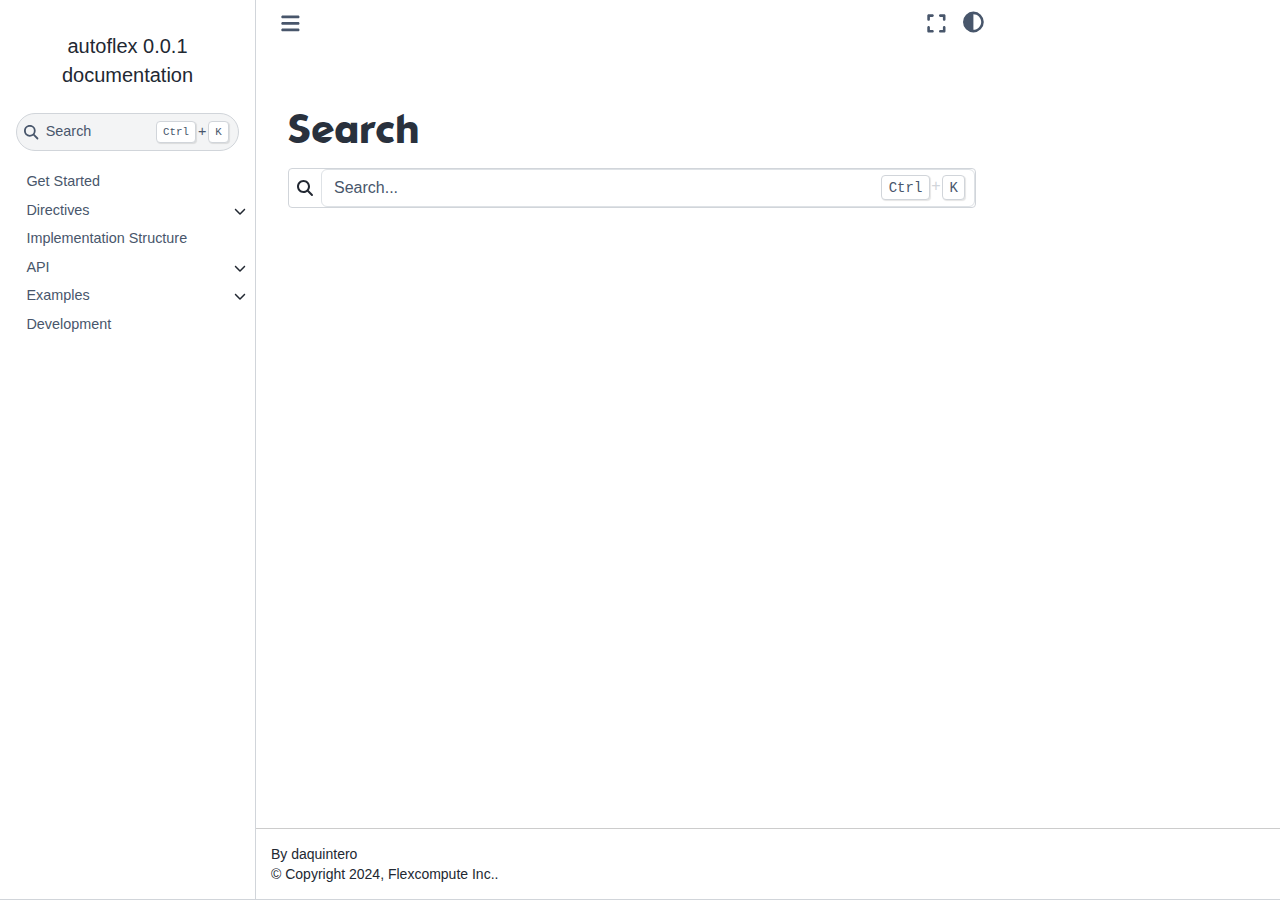
<file: search.html>
<!DOCTYPE html>


<html lang="en" data-content_root="./" >

  <head>
    <meta charset="utf-8" />
    <meta name="viewport" content="width=device-width, initial-scale=1.0" /><title>Search - autoflex 0.0.1 documentation</title>
  
  
  
  <script data-cfasync="false">
    document.documentElement.dataset.mode = localStorage.getItem("mode") || "";
    document.documentElement.dataset.theme = localStorage.getItem("theme") || "";
  </script>
  
  <!-- Loaded before other Sphinx assets -->
  <link href="_static/styles/theme.css?digest=dfe6caa3a7d634c4db9b" rel="stylesheet" />
<link href="_static/styles/bootstrap.css?digest=dfe6caa3a7d634c4db9b" rel="stylesheet" />
<link href="_static/styles/pydata-sphinx-theme.css?digest=dfe6caa3a7d634c4db9b" rel="stylesheet" />

  
  <link href="_static/vendor/fontawesome/6.5.2/css/all.min.css?digest=dfe6caa3a7d634c4db9b" rel="stylesheet" />
  <link rel="preload" as="font" type="font/woff2" crossorigin href="_static/vendor/fontawesome/6.5.2/webfonts/fa-solid-900.woff2" />
<link rel="preload" as="font" type="font/woff2" crossorigin href="_static/vendor/fontawesome/6.5.2/webfonts/fa-brands-400.woff2" />
<link rel="preload" as="font" type="font/woff2" crossorigin href="_static/vendor/fontawesome/6.5.2/webfonts/fa-regular-400.woff2" />

    <link rel="stylesheet" type="text/css" href="_static/pygments.css?v=a746c00c" />
    <link rel="stylesheet" type="text/css" href="_static/styles/sphinx-book-theme.css?v=a3416100" />
    <link rel="stylesheet" type="text/css" href="_static/css/autoflex.css" />
  
  <!-- Pre-loaded scripts that we'll load fully later -->
  <link rel="preload" as="script" href="_static/scripts/bootstrap.js?digest=dfe6caa3a7d634c4db9b" />
<link rel="preload" as="script" href="_static/scripts/pydata-sphinx-theme.js?digest=dfe6caa3a7d634c4db9b" />
  <script src="_static/vendor/fontawesome/6.5.2/js/all.min.js?digest=dfe6caa3a7d634c4db9b"></script>

    <script src="_static/documentation_options.js?v=e645c8fa"></script>
    <script src="_static/doctools.js?v=9a2dae69"></script>
    <script src="_static/sphinx_highlight.js?v=dc90522c"></script>
    <script src="_static/scripts/sphinx-book-theme.js?v=887ef09a"></script>
    <script>DOCUMENTATION_OPTIONS.pagename = 'search';</script>
  <script src="_static/searchtools.js"></script>
  <script src="_static/language_data.js"></script>
  <script src="searchindex.js"></script>
    <link rel="index" title="Index" href="genindex.html" />
    <link rel="search" title="Search" href="#" />
  <meta name="viewport" content="width=device-width, initial-scale=1"/>
  <meta name="docsearch:language" content="en"/>
  </head>
  
  
  <body data-bs-spy="scroll" data-bs-target=".bd-toc-nav" data-offset="180" data-bs-root-margin="0px 0px -60%" data-default-mode="">

  
  
  <div id="pst-skip-link" class="skip-link d-print-none"><a href="#main-content">Skip to main content</a></div>
  
  <div id="pst-scroll-pixel-helper"></div>
  
  <button type="button" class="btn rounded-pill" id="pst-back-to-top">
    <i class="fa-solid fa-arrow-up"></i>Back to top</button>

  
  <input type="checkbox"
          class="sidebar-toggle"
          id="pst-primary-sidebar-checkbox"/>
  <label class="overlay overlay-primary" for="pst-primary-sidebar-checkbox"></label>
  
  <input type="checkbox"
          class="sidebar-toggle"
          id="pst-secondary-sidebar-checkbox"/>
  <label class="overlay overlay-secondary" for="pst-secondary-sidebar-checkbox"></label>
  
  <div class="search-button__wrapper">
    <div class="search-button__overlay"></div>
    <div class="search-button__search-container">
<form class="bd-search d-flex align-items-center"
      action="#"
      method="get">
  <i class="fa-solid fa-magnifying-glass"></i>
  <input type="search"
         class="form-control"
         name="q"
         id="search-input"
         placeholder="Search..."
         aria-label="Search..."
         autocomplete="off"
         autocorrect="off"
         autocapitalize="off"
         spellcheck="false"/>
  <span class="search-button__kbd-shortcut"><kbd class="kbd-shortcut__modifier">Ctrl</kbd>+<kbd>K</kbd></span>
</form></div>
  </div>

  <div class="pst-async-banner-revealer d-none">
  <aside id="bd-header-version-warning" class="d-none d-print-none" aria-label="Version warning"></aside>
</div>

  
    <header class="bd-header navbar navbar-expand-lg bd-navbar d-print-none">
    </header>
  

  <div class="bd-container">
    <div class="bd-container__inner bd-page-width">
      
      
      
        
      
      <div class="bd-sidebar-primary bd-sidebar">
        

  
  <div class="sidebar-header-items sidebar-primary__section">
    
    
    
    
  </div>
  
    <div class="sidebar-primary-items__start sidebar-primary__section">
        <div class="sidebar-primary-item">

  
    
  

<a class="navbar-brand logo" href="index.html">
  
  
  
  
  
  
    <p class="title logo__title">autoflex 0.0.1 documentation</p>
  
</a></div>
        <div class="sidebar-primary-item">

 <script>
 document.write(`
   <button class="btn search-button-field search-button__button" title="Search" aria-label="Search" data-bs-placement="bottom" data-bs-toggle="tooltip">
    <i class="fa-solid fa-magnifying-glass"></i>
    <span class="search-button__default-text">Search</span>
    <span class="search-button__kbd-shortcut"><kbd class="kbd-shortcut__modifier">Ctrl</kbd>+<kbd class="kbd-shortcut__modifier">K</kbd></span>
   </button>
 `);
 </script></div>
        <div class="sidebar-primary-item"><nav class="bd-links bd-docs-nav" aria-label="Main">
    <div class="bd-toc-item navbar-nav active">
        <ul class="nav bd-sidenav">
<li class="toctree-l1"><a class="reference internal" href="get_started.html">Get Started</a></li>
<li class="toctree-l1 has-children"><a class="reference internal" href="directives/index.html">Directives</a><details><summary><span class="toctree-toggle" role="presentation"><i class="fa-solid fa-chevron-down"></i></span></summary><ul>
<li class="toctree-l2"><a class="reference internal" href="directives/autoflex.html"><code class="docutils literal notranslate"><span class="pre">autoflex</span></code></a></li>
</ul>
</details></li>
<li class="toctree-l1"><a class="reference internal" href="structure.html">Implementation Structure</a></li>
<li class="toctree-l1 has-children"><a class="reference internal" href="api/index.html">API</a><details><summary><span class="toctree-toggle" role="presentation"><i class="fa-solid fa-chevron-down"></i></span></summary><ul>
<li class="toctree-l2"><a class="reference internal" href="api/descriptors.html">Descriptors</a></li>
</ul>
</details></li>
<li class="toctree-l1 has-children"><a class="reference internal" href="examples/index.html">Examples</a><details><summary><span class="toctree-toggle" role="presentation"><i class="fa-solid fa-chevron-down"></i></span></summary><ul>
<li class="toctree-l2"><a class="reference internal" href="examples/demo.html">Custom Demo</a></li>
<li class="toctree-l2"><a class="reference internal" href="examples/tidy3d.html"><code class="docutils literal notranslate"><span class="pre">tidy3d</span></code></a></li>
</ul>
</details></li>
<li class="toctree-l1"><a class="reference internal" href="development.html">Development</a></li>
</ul>

    </div>
</nav></div>
    </div>
  
  
  <div class="sidebar-primary-items__end sidebar-primary__section">
  </div>
  
  <div id="rtd-footer-container"></div>


      </div>
      
      <main id="main-content" class="bd-main" role="main">
        
        

<div class="sbt-scroll-pixel-helper"></div>

          <div class="bd-content">
            <div class="bd-article-container">
              
              <div class="bd-header-article d-print-none">
<div class="header-article-items header-article__inner">
  
    <div class="header-article-items__start">
      
        <div class="header-article-item"><button class="sidebar-toggle primary-toggle btn btn-sm" title="Toggle primary sidebar" data-bs-placement="bottom" data-bs-toggle="tooltip">
  <span class="fa-solid fa-bars"></span>
</button></div>
      
    </div>
  
  
    <div class="header-article-items__end">
      
        <div class="header-article-item">

<div class="article-header-buttons">



<button onclick="toggleFullScreen()"
  class="btn btn-sm btn-fullscreen-button"
  title="Fullscreen mode"
  data-bs-placement="bottom" data-bs-toggle="tooltip"
>
  

<span class="btn__icon-container">
  <i class="fas fa-expand"></i>
  </span>

</button>



<script>
document.write(`
  <button class="btn btn-sm nav-link pst-navbar-icon theme-switch-button" title="light/dark" aria-label="light/dark" data-bs-placement="bottom" data-bs-toggle="tooltip">
    <i class="theme-switch fa-solid fa-sun fa-lg" data-mode="light"></i>
    <i class="theme-switch fa-solid fa-moon fa-lg" data-mode="dark"></i>
    <i class="theme-switch fa-solid fa-circle-half-stroke fa-lg" data-mode="auto"></i>
  </button>
`);
</script>


<script>
document.write(`
  <button class="btn btn-sm pst-navbar-icon search-button search-button__button" title="Search" aria-label="Search" data-bs-placement="bottom" data-bs-toggle="tooltip">
    <i class="fa-solid fa-magnifying-glass fa-lg"></i>
  </button>
`);
</script>

</div></div>
      
    </div>
  
</div>
</div>
              
              
  <div class="bd-search-container">
    <h1>Search</h1>
    <noscript>
      <div class="admonition error">
        <p class="admonition-title">Error</p>
        <p>Please activate JavaScript to enable the search functionality.</p>
      </div>
    </noscript>
    
<form class="bd-search d-flex align-items-center"
      action="#"
      method="get">
  <i class="fa-solid fa-magnifying-glass"></i>
  <input type="search"
         class="form-control"
         name="q"
         id="search-input"
         placeholder="Search..."
         aria-label="Search..."
         autocomplete="off"
         autocorrect="off"
         autocapitalize="off"
         spellcheck="false"/>
  <span class="search-button__kbd-shortcut"><kbd class="kbd-shortcut__modifier">Ctrl</kbd>+<kbd>K</kbd></span>
</form>
    <div id="search-results"></div>
  </div>
  <script>
    // Activate the search field on page load
    let searchInput = document.querySelector("form.bd-search input");
    if (searchInput) {
        searchInput.focus();
        searchInput.select();
        console.log("[PST]: Set focus on search field.");
    }
  </script>

              
              
              
              
                <footer class="prev-next-footer d-print-none">
                  
<div class="prev-next-area">
</div>
                </footer>
              
            </div>
            
            
              
            
          </div>
          <footer class="bd-footer-content">
            
<div class="bd-footer-content__inner container">
  
  <div class="footer-item">
    
<p class="component-author">
By daquintero
</p>

  </div>
  
  <div class="footer-item">
    

  <p class="copyright">
    
      © Copyright 2024, Flexcompute Inc..
      <br/>
    
  </p>

  </div>
  
  <div class="footer-item">
    
  </div>
  
  <div class="footer-item">
    
  </div>
  
</div>
          </footer>
        

      </main>
    </div>
  </div>
  
  <!-- Scripts loaded after <body> so the DOM is not blocked -->
  <script src="_static/scripts/bootstrap.js?digest=dfe6caa3a7d634c4db9b"></script>
<script src="_static/scripts/pydata-sphinx-theme.js?digest=dfe6caa3a7d634c4db9b"></script>

  <footer class="bd-footer">
  </footer>
  </body>
</html>
</file>
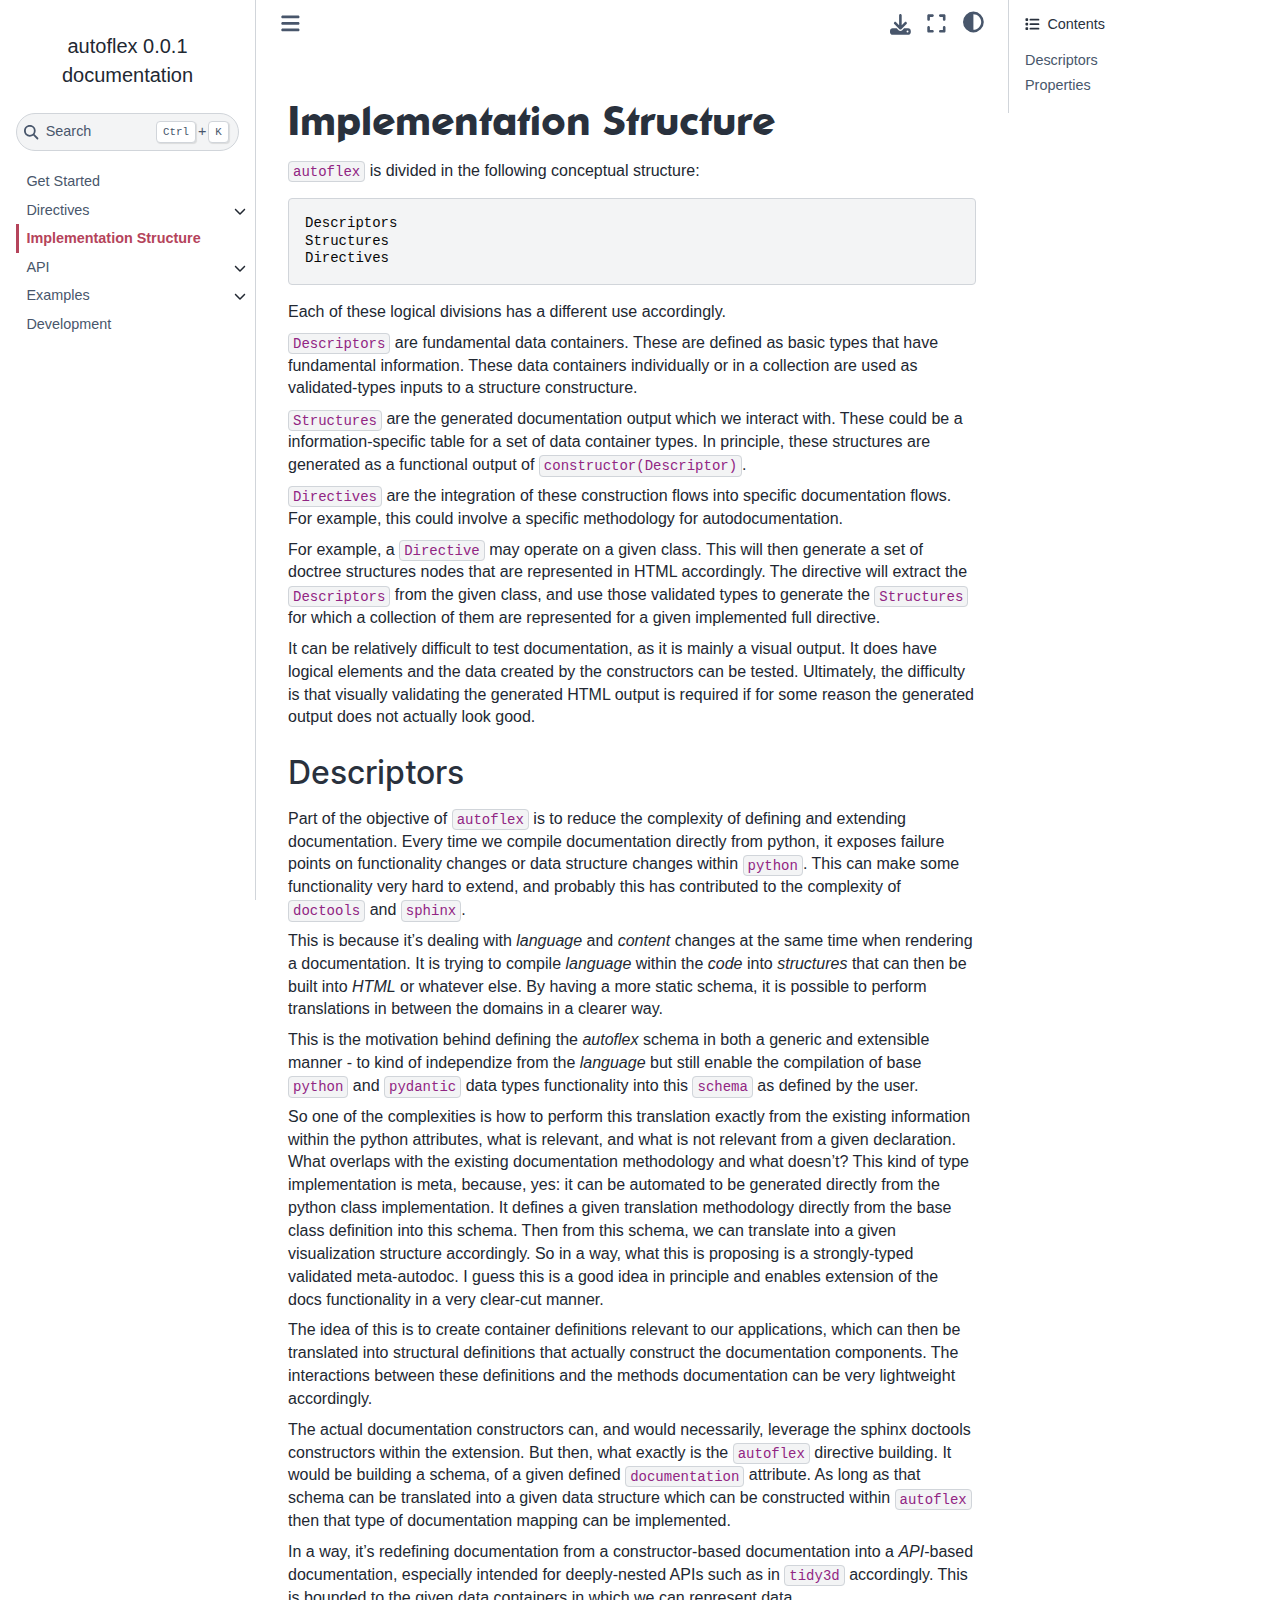
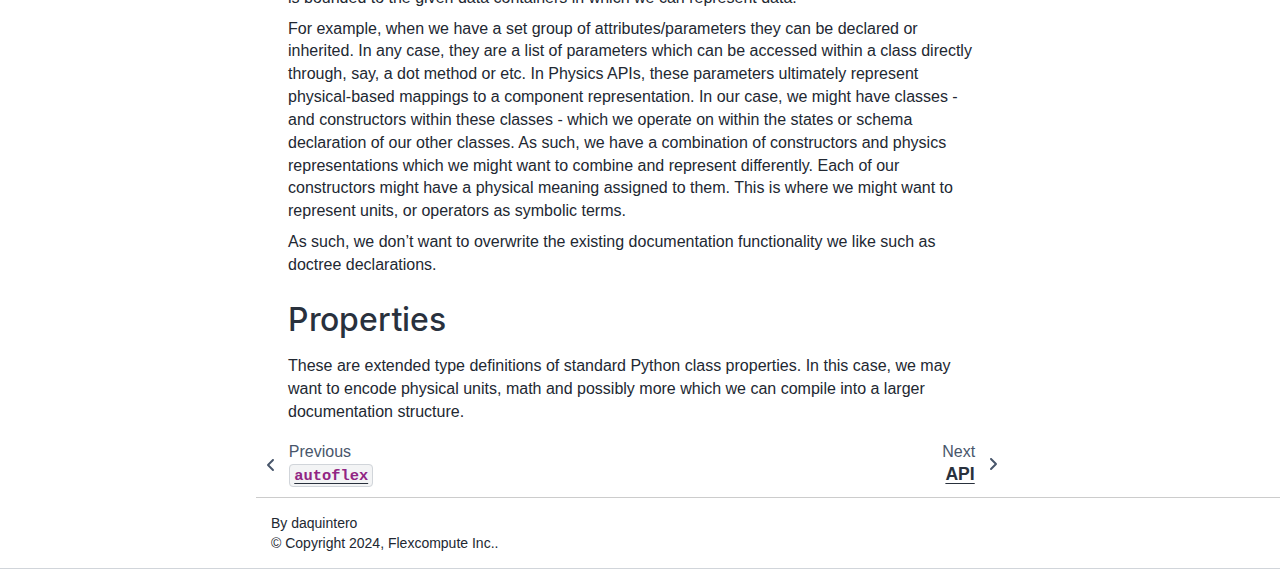
<file: structure.html>
<!DOCTYPE html>


<html lang="en" data-content_root="./" >

  <head>
    <meta charset="utf-8" />
    <meta name="viewport" content="width=device-width, initial-scale=1.0" /><meta name="viewport" content="width=device-width, initial-scale=1" />

    <title>Implementation Structure &#8212; autoflex 0.0.1 documentation</title>
  
  
  
  <script data-cfasync="false">
    document.documentElement.dataset.mode = localStorage.getItem("mode") || "";
    document.documentElement.dataset.theme = localStorage.getItem("theme") || "";
  </script>
  
  <!-- Loaded before other Sphinx assets -->
  <link href="_static/styles/theme.css?digest=dfe6caa3a7d634c4db9b" rel="stylesheet" />
<link href="_static/styles/bootstrap.css?digest=dfe6caa3a7d634c4db9b" rel="stylesheet" />
<link href="_static/styles/pydata-sphinx-theme.css?digest=dfe6caa3a7d634c4db9b" rel="stylesheet" />

  
  <link href="_static/vendor/fontawesome/6.5.2/css/all.min.css?digest=dfe6caa3a7d634c4db9b" rel="stylesheet" />
  <link rel="preload" as="font" type="font/woff2" crossorigin href="_static/vendor/fontawesome/6.5.2/webfonts/fa-solid-900.woff2" />
<link rel="preload" as="font" type="font/woff2" crossorigin href="_static/vendor/fontawesome/6.5.2/webfonts/fa-brands-400.woff2" />
<link rel="preload" as="font" type="font/woff2" crossorigin href="_static/vendor/fontawesome/6.5.2/webfonts/fa-regular-400.woff2" />

    <link rel="stylesheet" type="text/css" href="_static/pygments.css?v=a746c00c" />
    <link rel="stylesheet" type="text/css" href="_static/styles/sphinx-book-theme.css?v=a3416100" />
    <link rel="stylesheet" type="text/css" href="_static/css/autoflex.css" />
  
  <!-- Pre-loaded scripts that we'll load fully later -->
  <link rel="preload" as="script" href="_static/scripts/bootstrap.js?digest=dfe6caa3a7d634c4db9b" />
<link rel="preload" as="script" href="_static/scripts/pydata-sphinx-theme.js?digest=dfe6caa3a7d634c4db9b" />
  <script src="_static/vendor/fontawesome/6.5.2/js/all.min.js?digest=dfe6caa3a7d634c4db9b"></script>

    <script src="_static/documentation_options.js?v=e645c8fa"></script>
    <script src="_static/doctools.js?v=9a2dae69"></script>
    <script src="_static/sphinx_highlight.js?v=dc90522c"></script>
    <script src="_static/scripts/sphinx-book-theme.js?v=887ef09a"></script>
    <script>DOCUMENTATION_OPTIONS.pagename = 'structure';</script>
    <link rel="index" title="Index" href="genindex.html" />
    <link rel="search" title="Search" href="search.html" />
    <link rel="next" title="API" href="api/index.html" />
    <link rel="prev" title="autoflex" href="directives/autoflex.html" />
  <meta name="viewport" content="width=device-width, initial-scale=1"/>
  <meta name="docsearch:language" content="en"/>
  </head>
  
  
  <body data-bs-spy="scroll" data-bs-target=".bd-toc-nav" data-offset="180" data-bs-root-margin="0px 0px -60%" data-default-mode="">

  
  
  <div id="pst-skip-link" class="skip-link d-print-none"><a href="#main-content">Skip to main content</a></div>
  
  <div id="pst-scroll-pixel-helper"></div>
  
  <button type="button" class="btn rounded-pill" id="pst-back-to-top">
    <i class="fa-solid fa-arrow-up"></i>Back to top</button>

  
  <input type="checkbox"
          class="sidebar-toggle"
          id="pst-primary-sidebar-checkbox"/>
  <label class="overlay overlay-primary" for="pst-primary-sidebar-checkbox"></label>
  
  <input type="checkbox"
          class="sidebar-toggle"
          id="pst-secondary-sidebar-checkbox"/>
  <label class="overlay overlay-secondary" for="pst-secondary-sidebar-checkbox"></label>
  
  <div class="search-button__wrapper">
    <div class="search-button__overlay"></div>
    <div class="search-button__search-container">
<form class="bd-search d-flex align-items-center"
      action="search.html"
      method="get">
  <i class="fa-solid fa-magnifying-glass"></i>
  <input type="search"
         class="form-control"
         name="q"
         id="search-input"
         placeholder="Search..."
         aria-label="Search..."
         autocomplete="off"
         autocorrect="off"
         autocapitalize="off"
         spellcheck="false"/>
  <span class="search-button__kbd-shortcut"><kbd class="kbd-shortcut__modifier">Ctrl</kbd>+<kbd>K</kbd></span>
</form></div>
  </div>

  <div class="pst-async-banner-revealer d-none">
  <aside id="bd-header-version-warning" class="d-none d-print-none" aria-label="Version warning"></aside>
</div>

  
    <header class="bd-header navbar navbar-expand-lg bd-navbar d-print-none">
    </header>
  

  <div class="bd-container">
    <div class="bd-container__inner bd-page-width">
      
      
      
      <div class="bd-sidebar-primary bd-sidebar">
        

  
  <div class="sidebar-header-items sidebar-primary__section">
    
    
    
    
  </div>
  
    <div class="sidebar-primary-items__start sidebar-primary__section">
        <div class="sidebar-primary-item">

  
    
  

<a class="navbar-brand logo" href="index.html">
  
  
  
  
  
  
    <p class="title logo__title">autoflex 0.0.1 documentation</p>
  
</a></div>
        <div class="sidebar-primary-item">

 <script>
 document.write(`
   <button class="btn search-button-field search-button__button" title="Search" aria-label="Search" data-bs-placement="bottom" data-bs-toggle="tooltip">
    <i class="fa-solid fa-magnifying-glass"></i>
    <span class="search-button__default-text">Search</span>
    <span class="search-button__kbd-shortcut"><kbd class="kbd-shortcut__modifier">Ctrl</kbd>+<kbd class="kbd-shortcut__modifier">K</kbd></span>
   </button>
 `);
 </script></div>
        <div class="sidebar-primary-item"><nav class="bd-links bd-docs-nav" aria-label="Main">
    <div class="bd-toc-item navbar-nav active">
        <ul class="current nav bd-sidenav">
<li class="toctree-l1"><a class="reference internal" href="get_started.html">Get Started</a></li>
<li class="toctree-l1 has-children"><a class="reference internal" href="directives/index.html">Directives</a><details><summary><span class="toctree-toggle" role="presentation"><i class="fa-solid fa-chevron-down"></i></span></summary><ul>
<li class="toctree-l2"><a class="reference internal" href="directives/autoflex.html"><code class="docutils literal notranslate"><span class="pre">autoflex</span></code></a></li>
</ul>
</details></li>
<li class="toctree-l1 current active"><a class="current reference internal" href="#">Implementation Structure</a></li>
<li class="toctree-l1 has-children"><a class="reference internal" href="api/index.html">API</a><details><summary><span class="toctree-toggle" role="presentation"><i class="fa-solid fa-chevron-down"></i></span></summary><ul>
<li class="toctree-l2"><a class="reference internal" href="api/descriptors.html">Descriptors</a></li>
</ul>
</details></li>
<li class="toctree-l1 has-children"><a class="reference internal" href="examples/index.html">Examples</a><details><summary><span class="toctree-toggle" role="presentation"><i class="fa-solid fa-chevron-down"></i></span></summary><ul>
<li class="toctree-l2"><a class="reference internal" href="examples/demo.html">Custom Demo</a></li>
<li class="toctree-l2"><a class="reference internal" href="examples/tidy3d.html"><code class="docutils literal notranslate"><span class="pre">tidy3d</span></code></a></li>
</ul>
</details></li>
<li class="toctree-l1"><a class="reference internal" href="development.html">Development</a></li>
</ul>

    </div>
</nav></div>
    </div>
  
  
  <div class="sidebar-primary-items__end sidebar-primary__section">
  </div>
  
  <div id="rtd-footer-container"></div>


      </div>
      
      <main id="main-content" class="bd-main" role="main">
        
        

<div class="sbt-scroll-pixel-helper"></div>

          <div class="bd-content">
            <div class="bd-article-container">
              
              <div class="bd-header-article d-print-none">
<div class="header-article-items header-article__inner">
  
    <div class="header-article-items__start">
      
        <div class="header-article-item"><button class="sidebar-toggle primary-toggle btn btn-sm" title="Toggle primary sidebar" data-bs-placement="bottom" data-bs-toggle="tooltip">
  <span class="fa-solid fa-bars"></span>
</button></div>
      
    </div>
  
  
    <div class="header-article-items__end">
      
        <div class="header-article-item">

<div class="article-header-buttons">





<div class="dropdown dropdown-download-buttons">
  <button class="btn dropdown-toggle" type="button" data-bs-toggle="dropdown" aria-expanded="false" aria-label="Download this page">
    <i class="fas fa-download"></i>
  </button>
  <ul class="dropdown-menu">
      
      
      
      <li><a href="_sources/structure.rst" target="_blank"
   class="btn btn-sm btn-download-source-button dropdown-item"
   title="Download source file"
   data-bs-placement="left" data-bs-toggle="tooltip"
>
  

<span class="btn__icon-container">
  <i class="fas fa-file"></i>
  </span>
<span class="btn__text-container">.rst</span>
</a>
</li>
      
      
      
      
      <li>
<button onclick="window.print()"
  class="btn btn-sm btn-download-pdf-button dropdown-item"
  title="Print to PDF"
  data-bs-placement="left" data-bs-toggle="tooltip"
>
  

<span class="btn__icon-container">
  <i class="fas fa-file-pdf"></i>
  </span>
<span class="btn__text-container">.pdf</span>
</button>
</li>
      
  </ul>
</div>




<button onclick="toggleFullScreen()"
  class="btn btn-sm btn-fullscreen-button"
  title="Fullscreen mode"
  data-bs-placement="bottom" data-bs-toggle="tooltip"
>
  

<span class="btn__icon-container">
  <i class="fas fa-expand"></i>
  </span>

</button>



<script>
document.write(`
  <button class="btn btn-sm nav-link pst-navbar-icon theme-switch-button" title="light/dark" aria-label="light/dark" data-bs-placement="bottom" data-bs-toggle="tooltip">
    <i class="theme-switch fa-solid fa-sun fa-lg" data-mode="light"></i>
    <i class="theme-switch fa-solid fa-moon fa-lg" data-mode="dark"></i>
    <i class="theme-switch fa-solid fa-circle-half-stroke fa-lg" data-mode="auto"></i>
  </button>
`);
</script>


<script>
document.write(`
  <button class="btn btn-sm pst-navbar-icon search-button search-button__button" title="Search" aria-label="Search" data-bs-placement="bottom" data-bs-toggle="tooltip">
    <i class="fa-solid fa-magnifying-glass fa-lg"></i>
  </button>
`);
</script>
<button class="sidebar-toggle secondary-toggle btn btn-sm" title="Toggle secondary sidebar" data-bs-placement="bottom" data-bs-toggle="tooltip">
    <span class="fa-solid fa-list"></span>
</button>
</div></div>
      
    </div>
  
</div>
</div>
              
              

<div id="jb-print-docs-body" class="onlyprint">
    <h1>Implementation Structure</h1>
    <!-- Table of contents -->
    <div id="print-main-content">
        <div id="jb-print-toc">
            
            <div>
                <h2> Contents </h2>
            </div>
            <nav aria-label="Page">
                <ul class="visible nav section-nav flex-column">
<li class="toc-h2 nav-item toc-entry"><a class="reference internal nav-link" href="#descriptors">Descriptors</a></li>
<li class="toc-h2 nav-item toc-entry"><a class="reference internal nav-link" href="#properties">Properties</a></li>
</ul>
            </nav>
        </div>
    </div>
</div>

              
                
<div id="searchbox"></div>
                <article class="bd-article">
                  
  <section id="implementation-structure">
<h1>Implementation Structure<a class="headerlink" href="#implementation-structure" title="Link to this heading">#</a></h1>
<p><code class="docutils literal notranslate"><span class="pre">autoflex</span></code> is divided in the following conceptual structure:</p>
<div class="highlight-default notranslate"><div class="highlight"><pre><span></span><span class="n">Descriptors</span>
<span class="n">Structures</span>
<span class="n">Directives</span>
</pre></div>
</div>
<p>Each of these logical divisions has a different use accordingly.</p>
<p><code class="docutils literal notranslate"><span class="pre">Descriptors</span></code> are fundamental data containers. These are defined as basic types that have fundamental information. These data containers individually or in a collection are used as validated-types inputs to a structure constructure.</p>
<p><code class="docutils literal notranslate"><span class="pre">Structures</span></code> are the generated documentation output which we interact with. These could be a information-specific table for a set of data container types. In principle, these structures are generated as a functional output of <code class="docutils literal notranslate"><span class="pre">constructor(Descriptor)</span></code>.</p>
<p><code class="docutils literal notranslate"><span class="pre">Directives</span></code> are the integration of these construction flows into specific documentation flows. For example, this could involve a specific methodology for autodocumentation.</p>
<p>For example, a <code class="docutils literal notranslate"><span class="pre">Directive</span></code> may operate on a given class. This will then generate a set of doctree structures nodes that are represented in HTML accordingly. The directive will extract the <code class="docutils literal notranslate"><span class="pre">Descriptors</span></code> from the given class, and use those validated types to generate the <code class="docutils literal notranslate"><span class="pre">Structures</span></code> for which a collection of them are represented for a given implemented full directive.</p>
<p>It can be relatively difficult to test documentation, as it is mainly a visual output. It does have logical elements and the data created by the constructors can be tested. Ultimately, the difficulty is that visually validating the generated HTML output is required if for some reason the generated output does not actually look good.</p>
<section id="descriptors">
<h2>Descriptors<a class="headerlink" href="#descriptors" title="Link to this heading">#</a></h2>
<p>Part of the objective of <code class="docutils literal notranslate"><span class="pre">autoflex</span></code> is to reduce the complexity of defining and extending documentation.
Every time we compile documentation directly from python, it exposes failure points on functionality changes or
data structure changes within <code class="docutils literal notranslate"><span class="pre">python</span></code>. This can make some functionality very hard to extend, and probably
this has contributed to the complexity of <code class="docutils literal notranslate"><span class="pre">doctools</span></code> and <code class="docutils literal notranslate"><span class="pre">sphinx</span></code>.</p>
<p>This is because it’s dealing with <cite>language</cite>
and <cite>content</cite> changes at the same time when rendering a documentation. It is trying to compile <cite>language</cite> within the
<cite>code</cite> into <cite>structures</cite> that can then be built into <cite>HTML</cite> or whatever else. By having a more static schema, it is
possible to perform translations in between the domains in a clearer way.</p>
<p>This is the motivation behind defining the <cite>autoflex</cite> schema in both a generic and extensible manner - to kind of
independize from the <cite>language</cite> but still enable the compilation of base <code class="docutils literal notranslate"><span class="pre">python</span></code> and <code class="docutils literal notranslate"><span class="pre">pydantic</span></code> data types
functionality into this <code class="docutils literal notranslate"><span class="pre">schema</span></code> as defined by the user.</p>
<p>So one of the complexities is how to perform this translation exactly from the existing information within the python
attributes, what is relevant, and what is not relevant from a given declaration. What overlaps with the
existing documentation methodology and what doesn’t? This kind of type implementation is meta, because, yes: it can be
automated to be generated directly from the python class implementation. It defines a given translation methodology
directly from the base class definition into this schema. Then from this schema, we can translate into a given
visualization structure accordingly. So in a way, what this is proposing is a strongly-typed validated meta-autodoc.
I guess this is a good idea in principle and enables extension of the docs functionality in a very clear-cut manner.</p>
<p>The idea of this is to create container definitions relevant to our applications, which can then be translated into
structural definitions that actually construct the documentation components. The interactions between these definitions
and the methods documentation can be very lightweight accordingly.</p>
<p>The actual documentation constructors can, and would necessarily, leverage the sphinx doctools constructors within the
extension. But then, what exactly is the <code class="docutils literal notranslate"><span class="pre">autoflex</span></code> directive building. It would be building a schema, of a given
defined <code class="docutils literal notranslate"><span class="pre">documentation</span></code> attribute. As long as that schema can be translated into a given data structure which can be
constructed within <code class="docutils literal notranslate"><span class="pre">autoflex</span></code> then that type of documentation mapping can be implemented.</p>
<p>In a way, it’s redefining documentation from a constructor-based documentation into a <cite>API</cite>-based documentation,
especially intended for deeply-nested APIs such as in <code class="docutils literal notranslate"><span class="pre">tidy3d</span></code> accordingly. This is bounded to the given data containers
in which we can represent data.</p>
<p>For example, when we have a set group of attributes/parameters they can be declared or inherited. In any case, they are a list
of parameters which can be accessed within a class directly through, say, a dot method or etc. In Physics APIs, these
parameters ultimately represent physical-based mappings to a component representation. In our case, we might have
classes - and constructors within these classes - which we operate on within the states or schema declaration of our other classes.
As such, we have a combination of constructors and physics representations which we might want to combine and represent differently.
Each of our constructors might have a physical meaning assigned to them. This is where we might want to represent units, or
operators as symbolic terms.</p>
<p>As such, we don’t want to overwrite the existing documentation functionality we like such as doctree declarations.</p>
</section>
<section id="properties">
<h2>Properties<a class="headerlink" href="#properties" title="Link to this heading">#</a></h2>
<p>These are extended type definitions of standard Python class properties. In this case, we may want to encode physical units,
math and possibly more which we can compile into a larger documentation structure.</p>
</section>
</section>


                </article>
              

              
              
              
              
                <footer class="prev-next-footer d-print-none">
                  
<div class="prev-next-area">
    <a class="left-prev"
       href="directives/autoflex.html"
       title="previous page">
      <i class="fa-solid fa-angle-left"></i>
      <div class="prev-next-info">
        <p class="prev-next-subtitle">previous</p>
        <p class="prev-next-title"><code class="docutils literal notranslate"><span class="pre">autoflex</span></code></p>
      </div>
    </a>
    <a class="right-next"
       href="api/index.html"
       title="next page">
      <div class="prev-next-info">
        <p class="prev-next-subtitle">next</p>
        <p class="prev-next-title">API</p>
      </div>
      <i class="fa-solid fa-angle-right"></i>
    </a>
</div>
                </footer>
              
            </div>
            
            
              
                <div class="bd-sidebar-secondary bd-toc"><div class="sidebar-secondary-items sidebar-secondary__inner">


  <div class="sidebar-secondary-item">
  <div class="page-toc tocsection onthispage">
    <i class="fa-solid fa-list"></i> Contents
  </div>
  <nav class="bd-toc-nav page-toc">
    <ul class="visible nav section-nav flex-column">
<li class="toc-h2 nav-item toc-entry"><a class="reference internal nav-link" href="#descriptors">Descriptors</a></li>
<li class="toc-h2 nav-item toc-entry"><a class="reference internal nav-link" href="#properties">Properties</a></li>
</ul>
  </nav></div>

</div></div>
              
            
          </div>
          <footer class="bd-footer-content">
            
<div class="bd-footer-content__inner container">
  
  <div class="footer-item">
    
<p class="component-author">
By daquintero
</p>

  </div>
  
  <div class="footer-item">
    

  <p class="copyright">
    
      © Copyright 2024, Flexcompute Inc..
      <br/>
    
  </p>

  </div>
  
  <div class="footer-item">
    
  </div>
  
  <div class="footer-item">
    
  </div>
  
</div>
          </footer>
        

      </main>
    </div>
  </div>
  
  <!-- Scripts loaded after <body> so the DOM is not blocked -->
  <script src="_static/scripts/bootstrap.js?digest=dfe6caa3a7d634c4db9b"></script>
<script src="_static/scripts/pydata-sphinx-theme.js?digest=dfe6caa3a7d634c4db9b"></script>

  <footer class="bd-footer">
  </footer>
  </body>
</html>
</file>
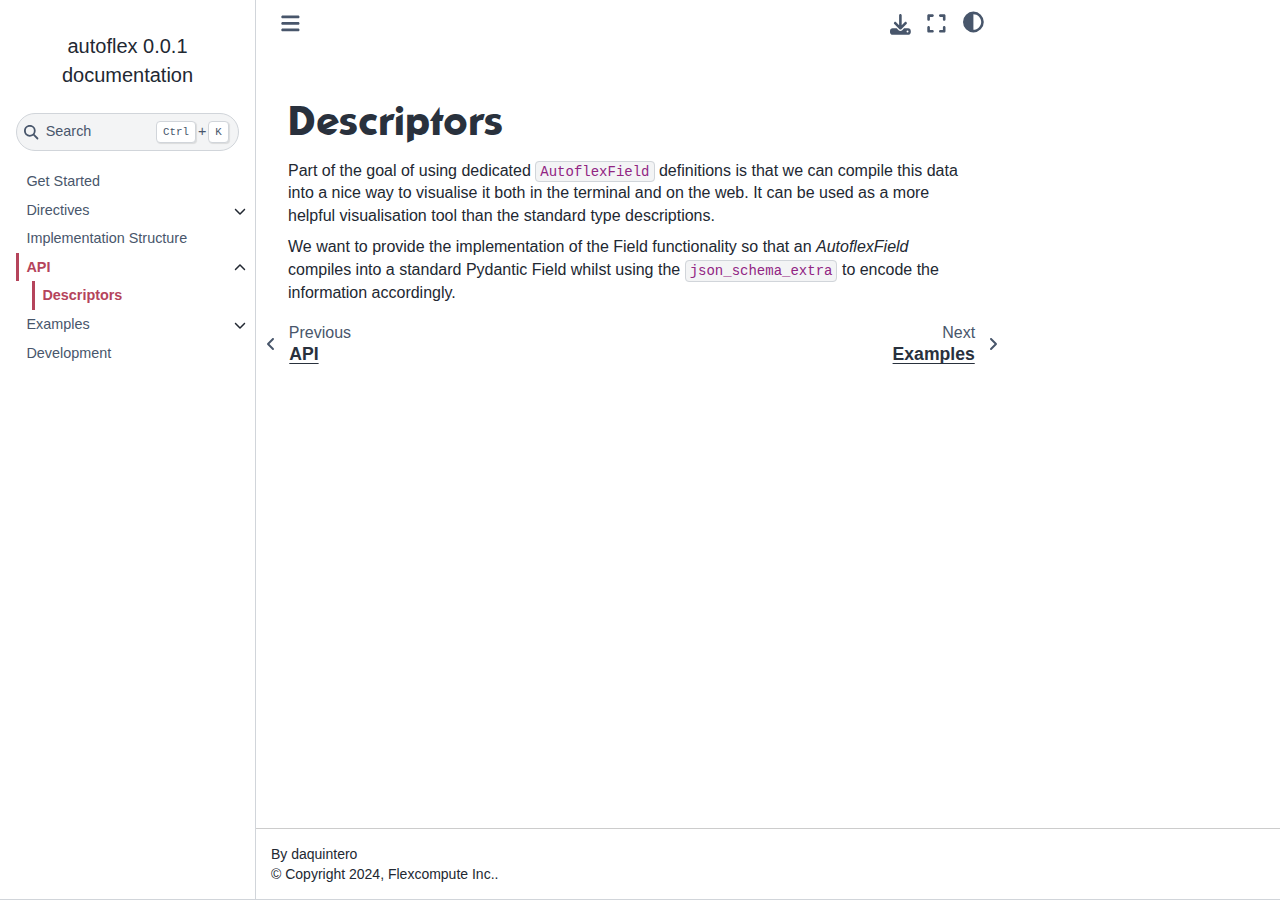
<file: api/descriptors.html>
<!DOCTYPE html>


<html lang="en" data-content_root="../" >

  <head>
    <meta charset="utf-8" />
    <meta name="viewport" content="width=device-width, initial-scale=1.0" /><meta name="viewport" content="width=device-width, initial-scale=1" />

    <title>Descriptors &#8212; autoflex 0.0.1 documentation</title>
  
  
  
  <script data-cfasync="false">
    document.documentElement.dataset.mode = localStorage.getItem("mode") || "";
    document.documentElement.dataset.theme = localStorage.getItem("theme") || "";
  </script>
  
  <!-- Loaded before other Sphinx assets -->
  <link href="../_static/styles/theme.css?digest=dfe6caa3a7d634c4db9b" rel="stylesheet" />
<link href="../_static/styles/bootstrap.css?digest=dfe6caa3a7d634c4db9b" rel="stylesheet" />
<link href="../_static/styles/pydata-sphinx-theme.css?digest=dfe6caa3a7d634c4db9b" rel="stylesheet" />

  
  <link href="../_static/vendor/fontawesome/6.5.2/css/all.min.css?digest=dfe6caa3a7d634c4db9b" rel="stylesheet" />
  <link rel="preload" as="font" type="font/woff2" crossorigin href="../_static/vendor/fontawesome/6.5.2/webfonts/fa-solid-900.woff2" />
<link rel="preload" as="font" type="font/woff2" crossorigin href="../_static/vendor/fontawesome/6.5.2/webfonts/fa-brands-400.woff2" />
<link rel="preload" as="font" type="font/woff2" crossorigin href="../_static/vendor/fontawesome/6.5.2/webfonts/fa-regular-400.woff2" />

    <link rel="stylesheet" type="text/css" href="../_static/pygments.css?v=a746c00c" />
    <link rel="stylesheet" type="text/css" href="../_static/styles/sphinx-book-theme.css?v=a3416100" />
    <link rel="stylesheet" type="text/css" href="../_static/css/autoflex.css" />
  
  <!-- Pre-loaded scripts that we'll load fully later -->
  <link rel="preload" as="script" href="../_static/scripts/bootstrap.js?digest=dfe6caa3a7d634c4db9b" />
<link rel="preload" as="script" href="../_static/scripts/pydata-sphinx-theme.js?digest=dfe6caa3a7d634c4db9b" />
  <script src="../_static/vendor/fontawesome/6.5.2/js/all.min.js?digest=dfe6caa3a7d634c4db9b"></script>

    <script src="../_static/documentation_options.js?v=e645c8fa"></script>
    <script src="../_static/doctools.js?v=9a2dae69"></script>
    <script src="../_static/sphinx_highlight.js?v=dc90522c"></script>
    <script src="../_static/scripts/sphinx-book-theme.js?v=887ef09a"></script>
    <script>DOCUMENTATION_OPTIONS.pagename = 'api/descriptors';</script>
    <link rel="index" title="Index" href="../genindex.html" />
    <link rel="search" title="Search" href="../search.html" />
    <link rel="next" title="Examples" href="../examples/index.html" />
    <link rel="prev" title="API" href="index.html" />
  <meta name="viewport" content="width=device-width, initial-scale=1"/>
  <meta name="docsearch:language" content="en"/>
  </head>
  
  
  <body data-bs-spy="scroll" data-bs-target=".bd-toc-nav" data-offset="180" data-bs-root-margin="0px 0px -60%" data-default-mode="">

  
  
  <div id="pst-skip-link" class="skip-link d-print-none"><a href="#main-content">Skip to main content</a></div>
  
  <div id="pst-scroll-pixel-helper"></div>
  
  <button type="button" class="btn rounded-pill" id="pst-back-to-top">
    <i class="fa-solid fa-arrow-up"></i>Back to top</button>

  
  <input type="checkbox"
          class="sidebar-toggle"
          id="pst-primary-sidebar-checkbox"/>
  <label class="overlay overlay-primary" for="pst-primary-sidebar-checkbox"></label>
  
  <input type="checkbox"
          class="sidebar-toggle"
          id="pst-secondary-sidebar-checkbox"/>
  <label class="overlay overlay-secondary" for="pst-secondary-sidebar-checkbox"></label>
  
  <div class="search-button__wrapper">
    <div class="search-button__overlay"></div>
    <div class="search-button__search-container">
<form class="bd-search d-flex align-items-center"
      action="../search.html"
      method="get">
  <i class="fa-solid fa-magnifying-glass"></i>
  <input type="search"
         class="form-control"
         name="q"
         id="search-input"
         placeholder="Search..."
         aria-label="Search..."
         autocomplete="off"
         autocorrect="off"
         autocapitalize="off"
         spellcheck="false"/>
  <span class="search-button__kbd-shortcut"><kbd class="kbd-shortcut__modifier">Ctrl</kbd>+<kbd>K</kbd></span>
</form></div>
  </div>

  <div class="pst-async-banner-revealer d-none">
  <aside id="bd-header-version-warning" class="d-none d-print-none" aria-label="Version warning"></aside>
</div>

  
    <header class="bd-header navbar navbar-expand-lg bd-navbar d-print-none">
    </header>
  

  <div class="bd-container">
    <div class="bd-container__inner bd-page-width">
      
      
      
      <div class="bd-sidebar-primary bd-sidebar">
        

  
  <div class="sidebar-header-items sidebar-primary__section">
    
    
    
    
  </div>
  
    <div class="sidebar-primary-items__start sidebar-primary__section">
        <div class="sidebar-primary-item">

  
    
  

<a class="navbar-brand logo" href="../index.html">
  
  
  
  
  
  
    <p class="title logo__title">autoflex 0.0.1 documentation</p>
  
</a></div>
        <div class="sidebar-primary-item">

 <script>
 document.write(`
   <button class="btn search-button-field search-button__button" title="Search" aria-label="Search" data-bs-placement="bottom" data-bs-toggle="tooltip">
    <i class="fa-solid fa-magnifying-glass"></i>
    <span class="search-button__default-text">Search</span>
    <span class="search-button__kbd-shortcut"><kbd class="kbd-shortcut__modifier">Ctrl</kbd>+<kbd class="kbd-shortcut__modifier">K</kbd></span>
   </button>
 `);
 </script></div>
        <div class="sidebar-primary-item"><nav class="bd-links bd-docs-nav" aria-label="Main">
    <div class="bd-toc-item navbar-nav active">
        <ul class="current nav bd-sidenav">
<li class="toctree-l1"><a class="reference internal" href="../get_started.html">Get Started</a></li>
<li class="toctree-l1 has-children"><a class="reference internal" href="../directives/index.html">Directives</a><details><summary><span class="toctree-toggle" role="presentation"><i class="fa-solid fa-chevron-down"></i></span></summary><ul>
<li class="toctree-l2"><a class="reference internal" href="../directives/autoflex.html"><code class="docutils literal notranslate"><span class="pre">autoflex</span></code></a></li>
</ul>
</details></li>
<li class="toctree-l1"><a class="reference internal" href="../structure.html">Implementation Structure</a></li>
<li class="toctree-l1 current active has-children"><a class="reference internal" href="index.html">API</a><details open="open"><summary><span class="toctree-toggle" role="presentation"><i class="fa-solid fa-chevron-down"></i></span></summary><ul class="current">
<li class="toctree-l2 current active"><a class="current reference internal" href="#">Descriptors</a></li>
</ul>
</details></li>
<li class="toctree-l1 has-children"><a class="reference internal" href="../examples/index.html">Examples</a><details><summary><span class="toctree-toggle" role="presentation"><i class="fa-solid fa-chevron-down"></i></span></summary><ul>
<li class="toctree-l2"><a class="reference internal" href="../examples/demo.html">Custom Demo</a></li>
<li class="toctree-l2"><a class="reference internal" href="../examples/tidy3d.html"><code class="docutils literal notranslate"><span class="pre">tidy3d</span></code></a></li>
</ul>
</details></li>
<li class="toctree-l1"><a class="reference internal" href="../development.html">Development</a></li>
</ul>

    </div>
</nav></div>
    </div>
  
  
  <div class="sidebar-primary-items__end sidebar-primary__section">
  </div>
  
  <div id="rtd-footer-container"></div>


      </div>
      
      <main id="main-content" class="bd-main" role="main">
        
        

<div class="sbt-scroll-pixel-helper"></div>

          <div class="bd-content">
            <div class="bd-article-container">
              
              <div class="bd-header-article d-print-none">
<div class="header-article-items header-article__inner">
  
    <div class="header-article-items__start">
      
        <div class="header-article-item"><button class="sidebar-toggle primary-toggle btn btn-sm" title="Toggle primary sidebar" data-bs-placement="bottom" data-bs-toggle="tooltip">
  <span class="fa-solid fa-bars"></span>
</button></div>
      
    </div>
  
  
    <div class="header-article-items__end">
      
        <div class="header-article-item">

<div class="article-header-buttons">





<div class="dropdown dropdown-download-buttons">
  <button class="btn dropdown-toggle" type="button" data-bs-toggle="dropdown" aria-expanded="false" aria-label="Download this page">
    <i class="fas fa-download"></i>
  </button>
  <ul class="dropdown-menu">
      
      
      
      <li><a href="../_sources/api/descriptors.rst" target="_blank"
   class="btn btn-sm btn-download-source-button dropdown-item"
   title="Download source file"
   data-bs-placement="left" data-bs-toggle="tooltip"
>
  

<span class="btn__icon-container">
  <i class="fas fa-file"></i>
  </span>
<span class="btn__text-container">.rst</span>
</a>
</li>
      
      
      
      
      <li>
<button onclick="window.print()"
  class="btn btn-sm btn-download-pdf-button dropdown-item"
  title="Print to PDF"
  data-bs-placement="left" data-bs-toggle="tooltip"
>
  

<span class="btn__icon-container">
  <i class="fas fa-file-pdf"></i>
  </span>
<span class="btn__text-container">.pdf</span>
</button>
</li>
      
  </ul>
</div>




<button onclick="toggleFullScreen()"
  class="btn btn-sm btn-fullscreen-button"
  title="Fullscreen mode"
  data-bs-placement="bottom" data-bs-toggle="tooltip"
>
  

<span class="btn__icon-container">
  <i class="fas fa-expand"></i>
  </span>

</button>



<script>
document.write(`
  <button class="btn btn-sm nav-link pst-navbar-icon theme-switch-button" title="light/dark" aria-label="light/dark" data-bs-placement="bottom" data-bs-toggle="tooltip">
    <i class="theme-switch fa-solid fa-sun fa-lg" data-mode="light"></i>
    <i class="theme-switch fa-solid fa-moon fa-lg" data-mode="dark"></i>
    <i class="theme-switch fa-solid fa-circle-half-stroke fa-lg" data-mode="auto"></i>
  </button>
`);
</script>


<script>
document.write(`
  <button class="btn btn-sm pst-navbar-icon search-button search-button__button" title="Search" aria-label="Search" data-bs-placement="bottom" data-bs-toggle="tooltip">
    <i class="fa-solid fa-magnifying-glass fa-lg"></i>
  </button>
`);
</script>

</div></div>
      
    </div>
  
</div>
</div>
              
              

<div id="jb-print-docs-body" class="onlyprint">
    <h1>Descriptors</h1>
    <!-- Table of contents -->
    <div id="print-main-content">
        <div id="jb-print-toc">
            
        </div>
    </div>
</div>

              
                
<div id="searchbox"></div>
                <article class="bd-article">
                  
  <section id="descriptors">
<h1>Descriptors<a class="headerlink" href="#descriptors" title="Link to this heading">#</a></h1>
<p>Part of the goal of using dedicated <code class="docutils literal notranslate"><span class="pre">AutoflexField</span></code> definitions is that we can compile this data into a nice way
to visualise it both in the terminal and on the web. It can be used as a more helpful visualisation tool than the standard
type descriptions.</p>
<p>We want to provide the implementation of the Field functionality so that an <cite>AutoflexField</cite> compiles into a standard
Pydantic Field whilst using the <code class="docutils literal notranslate"><span class="pre">json_schema_extra</span></code> to encode the information accordingly.</p>
</section>


                </article>
              

              
              
              
              
                <footer class="prev-next-footer d-print-none">
                  
<div class="prev-next-area">
    <a class="left-prev"
       href="index.html"
       title="previous page">
      <i class="fa-solid fa-angle-left"></i>
      <div class="prev-next-info">
        <p class="prev-next-subtitle">previous</p>
        <p class="prev-next-title">API</p>
      </div>
    </a>
    <a class="right-next"
       href="../examples/index.html"
       title="next page">
      <div class="prev-next-info">
        <p class="prev-next-subtitle">next</p>
        <p class="prev-next-title">Examples</p>
      </div>
      <i class="fa-solid fa-angle-right"></i>
    </a>
</div>
                </footer>
              
            </div>
            
            
              
            
          </div>
          <footer class="bd-footer-content">
            
<div class="bd-footer-content__inner container">
  
  <div class="footer-item">
    
<p class="component-author">
By daquintero
</p>

  </div>
  
  <div class="footer-item">
    

  <p class="copyright">
    
      © Copyright 2024, Flexcompute Inc..
      <br/>
    
  </p>

  </div>
  
  <div class="footer-item">
    
  </div>
  
  <div class="footer-item">
    
  </div>
  
</div>
          </footer>
        

      </main>
    </div>
  </div>
  
  <!-- Scripts loaded after <body> so the DOM is not blocked -->
  <script src="../_static/scripts/bootstrap.js?digest=dfe6caa3a7d634c4db9b"></script>
<script src="../_static/scripts/pydata-sphinx-theme.js?digest=dfe6caa3a7d634c4db9b"></script>

  <footer class="bd-footer">
  </footer>
  </body>
</html>
</file>
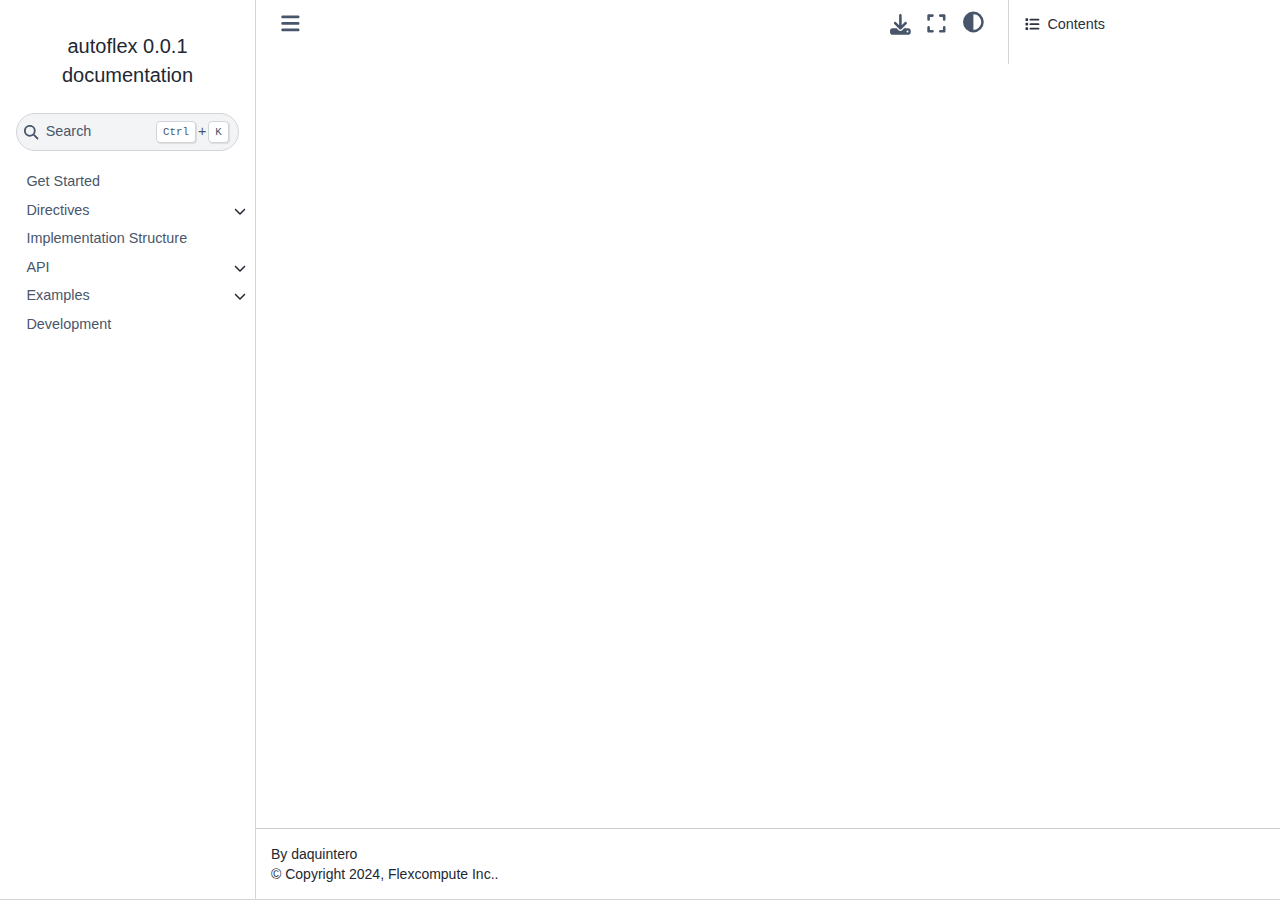
<file: api/fields.html>
<!DOCTYPE html>


<html lang="en" data-content_root="../" >

  <head>
    <meta charset="utf-8" />
    <meta name="viewport" content="width=device-width, initial-scale=1.0" /><meta name="viewport" content="width=device-width, initial-scale=1" />

    <title>&lt;no title&gt; &#8212; autoflex 0.0.1 documentation</title>
  
  
  
  <script data-cfasync="false">
    document.documentElement.dataset.mode = localStorage.getItem("mode") || "";
    document.documentElement.dataset.theme = localStorage.getItem("theme") || "";
  </script>
  
  <!-- Loaded before other Sphinx assets -->
  <link href="../_static/styles/theme.css?digest=dfe6caa3a7d634c4db9b" rel="stylesheet" />
<link href="../_static/styles/bootstrap.css?digest=dfe6caa3a7d634c4db9b" rel="stylesheet" />
<link href="../_static/styles/pydata-sphinx-theme.css?digest=dfe6caa3a7d634c4db9b" rel="stylesheet" />

  
  <link href="../_static/vendor/fontawesome/6.5.2/css/all.min.css?digest=dfe6caa3a7d634c4db9b" rel="stylesheet" />
  <link rel="preload" as="font" type="font/woff2" crossorigin href="../_static/vendor/fontawesome/6.5.2/webfonts/fa-solid-900.woff2" />
<link rel="preload" as="font" type="font/woff2" crossorigin href="../_static/vendor/fontawesome/6.5.2/webfonts/fa-brands-400.woff2" />
<link rel="preload" as="font" type="font/woff2" crossorigin href="../_static/vendor/fontawesome/6.5.2/webfonts/fa-regular-400.woff2" />

    <link rel="stylesheet" type="text/css" href="../_static/pygments.css?v=a746c00c" />
    <link rel="stylesheet" type="text/css" href="../_static/styles/sphinx-book-theme.css?v=a3416100" />
    <link rel="stylesheet" type="text/css" href="../_static/css/autoflex.css" />
  
  <!-- Pre-loaded scripts that we'll load fully later -->
  <link rel="preload" as="script" href="../_static/scripts/bootstrap.js?digest=dfe6caa3a7d634c4db9b" />
<link rel="preload" as="script" href="../_static/scripts/pydata-sphinx-theme.js?digest=dfe6caa3a7d634c4db9b" />
  <script src="../_static/vendor/fontawesome/6.5.2/js/all.min.js?digest=dfe6caa3a7d634c4db9b"></script>

    <script src="../_static/documentation_options.js?v=e645c8fa"></script>
    <script src="../_static/doctools.js?v=9a2dae69"></script>
    <script src="../_static/sphinx_highlight.js?v=dc90522c"></script>
    <script src="../_static/scripts/sphinx-book-theme.js?v=887ef09a"></script>
    <script>DOCUMENTATION_OPTIONS.pagename = 'api/fields';</script>
    <link rel="index" title="Index" href="../genindex.html" />
    <link rel="search" title="Search" href="../search.html" />
  <meta name="viewport" content="width=device-width, initial-scale=1"/>
  <meta name="docsearch:language" content="en"/>
  </head>
  
  
  <body data-bs-spy="scroll" data-bs-target=".bd-toc-nav" data-offset="180" data-bs-root-margin="0px 0px -60%" data-default-mode="">

  
  
  <div id="pst-skip-link" class="skip-link d-print-none"><a href="#main-content">Skip to main content</a></div>
  
  <div id="pst-scroll-pixel-helper"></div>
  
  <button type="button" class="btn rounded-pill" id="pst-back-to-top">
    <i class="fa-solid fa-arrow-up"></i>Back to top</button>

  
  <input type="checkbox"
          class="sidebar-toggle"
          id="pst-primary-sidebar-checkbox"/>
  <label class="overlay overlay-primary" for="pst-primary-sidebar-checkbox"></label>
  
  <input type="checkbox"
          class="sidebar-toggle"
          id="pst-secondary-sidebar-checkbox"/>
  <label class="overlay overlay-secondary" for="pst-secondary-sidebar-checkbox"></label>
  
  <div class="search-button__wrapper">
    <div class="search-button__overlay"></div>
    <div class="search-button__search-container">
<form class="bd-search d-flex align-items-center"
      action="../search.html"
      method="get">
  <i class="fa-solid fa-magnifying-glass"></i>
  <input type="search"
         class="form-control"
         name="q"
         id="search-input"
         placeholder="Search..."
         aria-label="Search..."
         autocomplete="off"
         autocorrect="off"
         autocapitalize="off"
         spellcheck="false"/>
  <span class="search-button__kbd-shortcut"><kbd class="kbd-shortcut__modifier">Ctrl</kbd>+<kbd>K</kbd></span>
</form></div>
  </div>

  <div class="pst-async-banner-revealer d-none">
  <aside id="bd-header-version-warning" class="d-none d-print-none" aria-label="Version warning"></aside>
</div>

  
    <header class="bd-header navbar navbar-expand-lg bd-navbar d-print-none">
    </header>
  

  <div class="bd-container">
    <div class="bd-container__inner bd-page-width">
      
      
      
        
      
      <div class="bd-sidebar-primary bd-sidebar">
        

  
  <div class="sidebar-header-items sidebar-primary__section">
    
    
    
    
  </div>
  
    <div class="sidebar-primary-items__start sidebar-primary__section">
        <div class="sidebar-primary-item">

  
    
  

<a class="navbar-brand logo" href="../index.html">
  
  
  
  
  
  
    <p class="title logo__title">autoflex 0.0.1 documentation</p>
  
</a></div>
        <div class="sidebar-primary-item">

 <script>
 document.write(`
   <button class="btn search-button-field search-button__button" title="Search" aria-label="Search" data-bs-placement="bottom" data-bs-toggle="tooltip">
    <i class="fa-solid fa-magnifying-glass"></i>
    <span class="search-button__default-text">Search</span>
    <span class="search-button__kbd-shortcut"><kbd class="kbd-shortcut__modifier">Ctrl</kbd>+<kbd class="kbd-shortcut__modifier">K</kbd></span>
   </button>
 `);
 </script></div>
        <div class="sidebar-primary-item"><nav class="bd-links bd-docs-nav" aria-label="Main">
    <div class="bd-toc-item navbar-nav active">
        <ul class="nav bd-sidenav">
<li class="toctree-l1"><a class="reference internal" href="../get_started.html">Get Started</a></li>
<li class="toctree-l1 has-children"><a class="reference internal" href="../directives/index.html">Directives</a><details><summary><span class="toctree-toggle" role="presentation"><i class="fa-solid fa-chevron-down"></i></span></summary><ul>
<li class="toctree-l2"><a class="reference internal" href="../directives/autoflex.html"><code class="docutils literal notranslate"><span class="pre">autoflex</span></code></a></li>
</ul>
</details></li>
<li class="toctree-l1"><a class="reference internal" href="../structure.html">Implementation Structure</a></li>
<li class="toctree-l1 has-children"><a class="reference internal" href="index.html">API</a><details><summary><span class="toctree-toggle" role="presentation"><i class="fa-solid fa-chevron-down"></i></span></summary><ul>
<li class="toctree-l2"><a class="reference internal" href="descriptors.html">Descriptors</a></li>
</ul>
</details></li>
<li class="toctree-l1 has-children"><a class="reference internal" href="../examples/index.html">Examples</a><details><summary><span class="toctree-toggle" role="presentation"><i class="fa-solid fa-chevron-down"></i></span></summary><ul>
<li class="toctree-l2"><a class="reference internal" href="../examples/demo.html">Custom Demo</a></li>
<li class="toctree-l2"><a class="reference internal" href="../examples/tidy3d.html"><code class="docutils literal notranslate"><span class="pre">tidy3d</span></code></a></li>
</ul>
</details></li>
<li class="toctree-l1"><a class="reference internal" href="../development.html">Development</a></li>
</ul>

    </div>
</nav></div>
    </div>
  
  
  <div class="sidebar-primary-items__end sidebar-primary__section">
  </div>
  
  <div id="rtd-footer-container"></div>


      </div>
      
      <main id="main-content" class="bd-main" role="main">
        
        

<div class="sbt-scroll-pixel-helper"></div>

          <div class="bd-content">
            <div class="bd-article-container">
              
              <div class="bd-header-article d-print-none">
<div class="header-article-items header-article__inner">
  
    <div class="header-article-items__start">
      
        <div class="header-article-item"><button class="sidebar-toggle primary-toggle btn btn-sm" title="Toggle primary sidebar" data-bs-placement="bottom" data-bs-toggle="tooltip">
  <span class="fa-solid fa-bars"></span>
</button></div>
      
    </div>
  
  
    <div class="header-article-items__end">
      
        <div class="header-article-item">

<div class="article-header-buttons">





<div class="dropdown dropdown-download-buttons">
  <button class="btn dropdown-toggle" type="button" data-bs-toggle="dropdown" aria-expanded="false" aria-label="Download this page">
    <i class="fas fa-download"></i>
  </button>
  <ul class="dropdown-menu">
      
      
      
      <li><a href="../_sources/api/fields.rst" target="_blank"
   class="btn btn-sm btn-download-source-button dropdown-item"
   title="Download source file"
   data-bs-placement="left" data-bs-toggle="tooltip"
>
  

<span class="btn__icon-container">
  <i class="fas fa-file"></i>
  </span>
<span class="btn__text-container">.rst</span>
</a>
</li>
      
      
      
      
      <li>
<button onclick="window.print()"
  class="btn btn-sm btn-download-pdf-button dropdown-item"
  title="Print to PDF"
  data-bs-placement="left" data-bs-toggle="tooltip"
>
  

<span class="btn__icon-container">
  <i class="fas fa-file-pdf"></i>
  </span>
<span class="btn__text-container">.pdf</span>
</button>
</li>
      
  </ul>
</div>




<button onclick="toggleFullScreen()"
  class="btn btn-sm btn-fullscreen-button"
  title="Fullscreen mode"
  data-bs-placement="bottom" data-bs-toggle="tooltip"
>
  

<span class="btn__icon-container">
  <i class="fas fa-expand"></i>
  </span>

</button>



<script>
document.write(`
  <button class="btn btn-sm nav-link pst-navbar-icon theme-switch-button" title="light/dark" aria-label="light/dark" data-bs-placement="bottom" data-bs-toggle="tooltip">
    <i class="theme-switch fa-solid fa-sun fa-lg" data-mode="light"></i>
    <i class="theme-switch fa-solid fa-moon fa-lg" data-mode="dark"></i>
    <i class="theme-switch fa-solid fa-circle-half-stroke fa-lg" data-mode="auto"></i>
  </button>
`);
</script>


<script>
document.write(`
  <button class="btn btn-sm pst-navbar-icon search-button search-button__button" title="Search" aria-label="Search" data-bs-placement="bottom" data-bs-toggle="tooltip">
    <i class="fa-solid fa-magnifying-glass fa-lg"></i>
  </button>
`);
</script>
<button class="sidebar-toggle secondary-toggle btn btn-sm" title="Toggle secondary sidebar" data-bs-placement="bottom" data-bs-toggle="tooltip">
    <span class="fa-solid fa-list"></span>
</button>
</div></div>
      
    </div>
  
</div>
</div>
              
              

<div id="jb-print-docs-body" class="onlyprint">
    <h1><no title></h1>
    <!-- Table of contents -->
    <div id="print-main-content">
        <div id="jb-print-toc">
            
            <div>
                <h2> Contents </h2>
            </div>
            <nav aria-label="Page">
                <ul class="simple visible nav section-nav flex-column">
</ul>

            </nav>
        </div>
    </div>
</div>

              
                
<div id="searchbox"></div>
                <article class="bd-article">
                  
  

                </article>
              

              
              
              
              
                <footer class="prev-next-footer d-print-none">
                  
<div class="prev-next-area">
</div>
                </footer>
              
            </div>
            
            
              
                <div class="bd-sidebar-secondary bd-toc"><div class="sidebar-secondary-items sidebar-secondary__inner">


  <div class="sidebar-secondary-item">
  <div class="page-toc tocsection onthispage">
    <i class="fa-solid fa-list"></i> Contents
  </div>
  <nav class="bd-toc-nav page-toc">
    <ul class="simple visible nav section-nav flex-column">
</ul>

  </nav></div>

</div></div>
              
            
          </div>
          <footer class="bd-footer-content">
            
<div class="bd-footer-content__inner container">
  
  <div class="footer-item">
    
<p class="component-author">
By daquintero
</p>

  </div>
  
  <div class="footer-item">
    

  <p class="copyright">
    
      © Copyright 2024, Flexcompute Inc..
      <br/>
    
  </p>

  </div>
  
  <div class="footer-item">
    
  </div>
  
  <div class="footer-item">
    
  </div>
  
</div>
          </footer>
        

      </main>
    </div>
  </div>
  
  <!-- Scripts loaded after <body> so the DOM is not blocked -->
  <script src="../_static/scripts/bootstrap.js?digest=dfe6caa3a7d634c4db9b"></script>
<script src="../_static/scripts/pydata-sphinx-theme.js?digest=dfe6caa3a7d634c4db9b"></script>

  <footer class="bd-footer">
  </footer>
  </body>
</html>
</file>
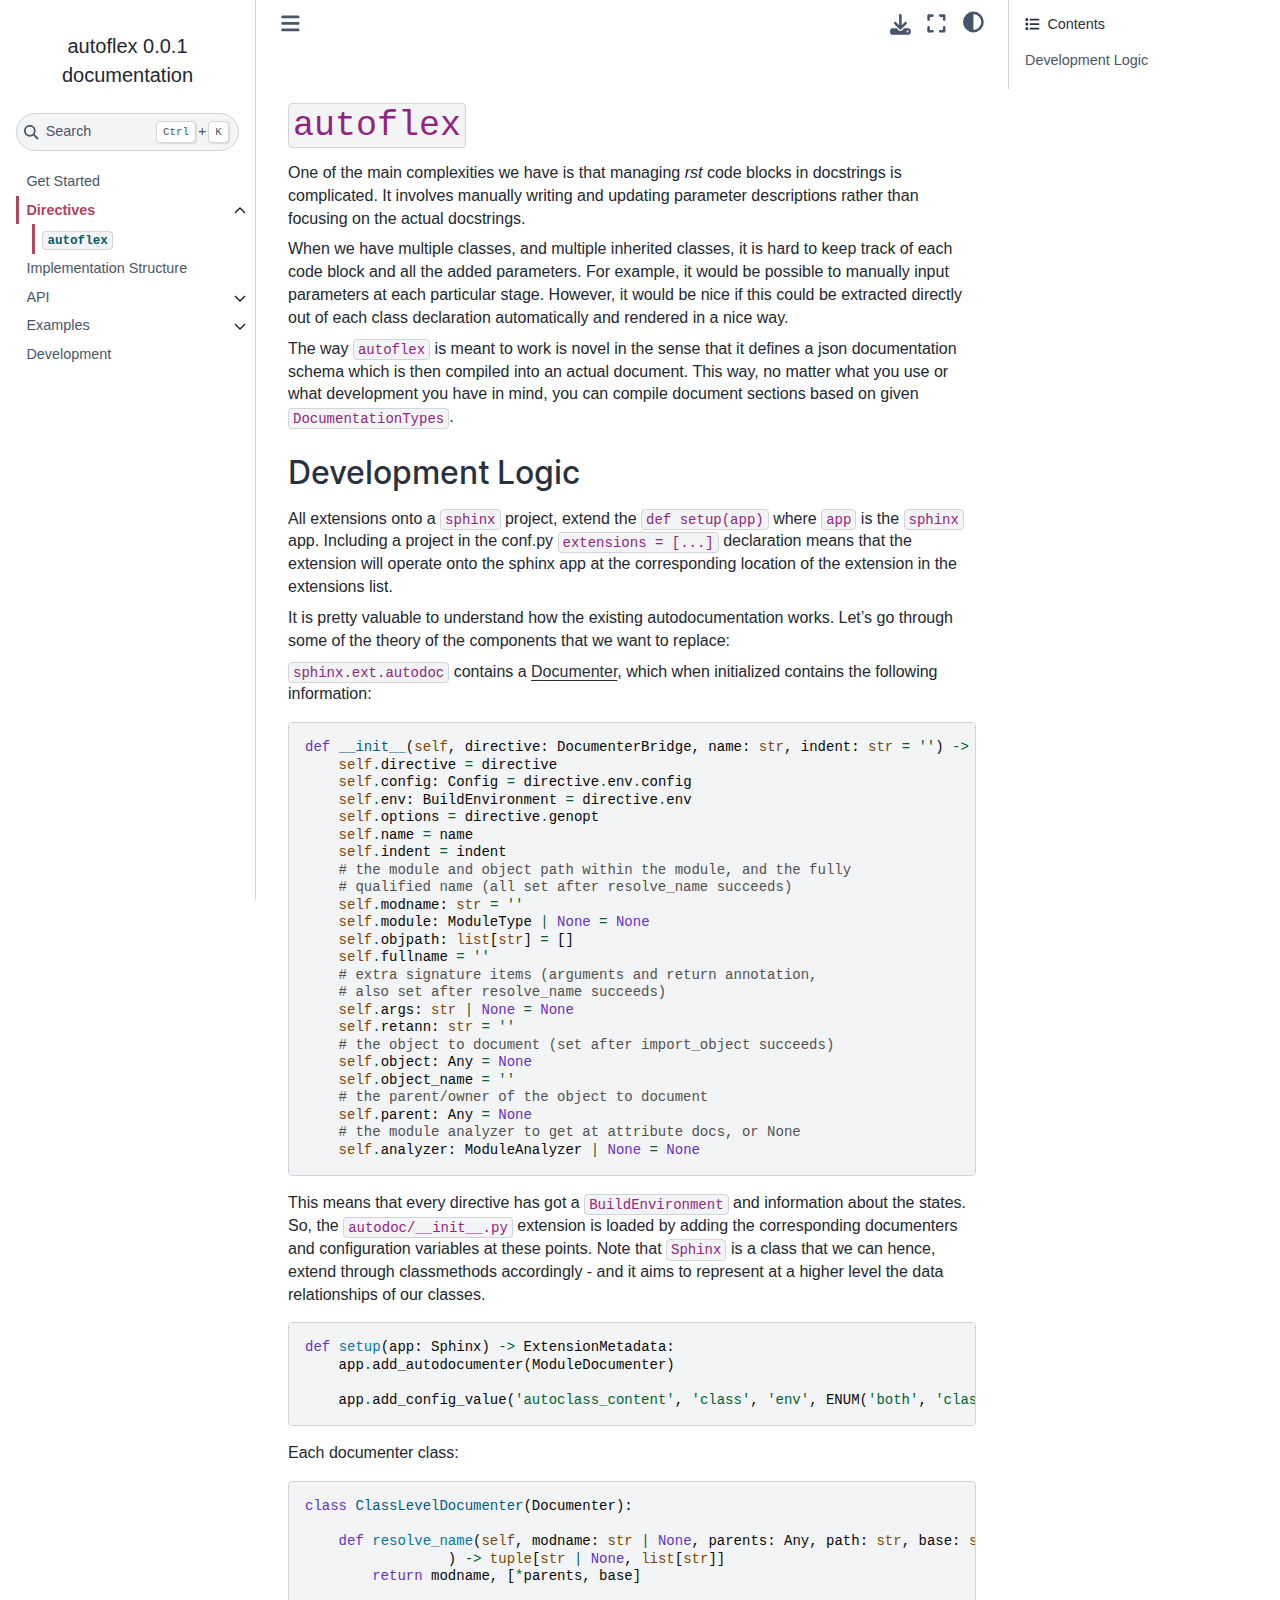
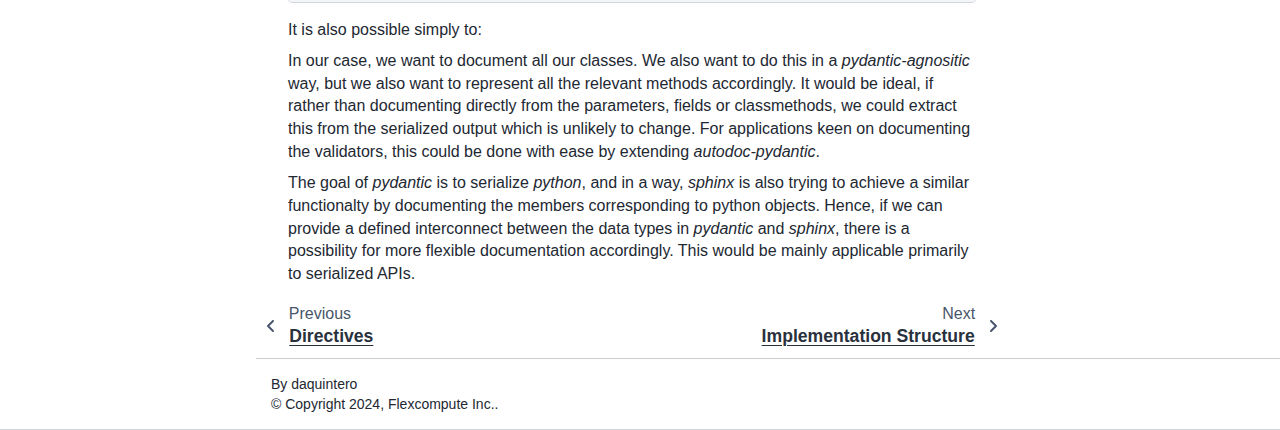
<file: directives/autoflex.html>
<!DOCTYPE html>


<html lang="en" data-content_root="../" >

  <head>
    <meta charset="utf-8" />
    <meta name="viewport" content="width=device-width, initial-scale=1.0" /><meta name="viewport" content="width=device-width, initial-scale=1" />

    <title>autoflex &#8212; autoflex 0.0.1 documentation</title>
  
  
  
  <script data-cfasync="false">
    document.documentElement.dataset.mode = localStorage.getItem("mode") || "";
    document.documentElement.dataset.theme = localStorage.getItem("theme") || "";
  </script>
  
  <!-- Loaded before other Sphinx assets -->
  <link href="../_static/styles/theme.css?digest=dfe6caa3a7d634c4db9b" rel="stylesheet" />
<link href="../_static/styles/bootstrap.css?digest=dfe6caa3a7d634c4db9b" rel="stylesheet" />
<link href="../_static/styles/pydata-sphinx-theme.css?digest=dfe6caa3a7d634c4db9b" rel="stylesheet" />

  
  <link href="../_static/vendor/fontawesome/6.5.2/css/all.min.css?digest=dfe6caa3a7d634c4db9b" rel="stylesheet" />
  <link rel="preload" as="font" type="font/woff2" crossorigin href="../_static/vendor/fontawesome/6.5.2/webfonts/fa-solid-900.woff2" />
<link rel="preload" as="font" type="font/woff2" crossorigin href="../_static/vendor/fontawesome/6.5.2/webfonts/fa-brands-400.woff2" />
<link rel="preload" as="font" type="font/woff2" crossorigin href="../_static/vendor/fontawesome/6.5.2/webfonts/fa-regular-400.woff2" />

    <link rel="stylesheet" type="text/css" href="../_static/pygments.css?v=a746c00c" />
    <link rel="stylesheet" type="text/css" href="../_static/styles/sphinx-book-theme.css?v=a3416100" />
    <link rel="stylesheet" type="text/css" href="../_static/css/autoflex.css" />
  
  <!-- Pre-loaded scripts that we'll load fully later -->
  <link rel="preload" as="script" href="../_static/scripts/bootstrap.js?digest=dfe6caa3a7d634c4db9b" />
<link rel="preload" as="script" href="../_static/scripts/pydata-sphinx-theme.js?digest=dfe6caa3a7d634c4db9b" />
  <script src="../_static/vendor/fontawesome/6.5.2/js/all.min.js?digest=dfe6caa3a7d634c4db9b"></script>

    <script src="../_static/documentation_options.js?v=e645c8fa"></script>
    <script src="../_static/doctools.js?v=9a2dae69"></script>
    <script src="../_static/sphinx_highlight.js?v=dc90522c"></script>
    <script src="../_static/scripts/sphinx-book-theme.js?v=887ef09a"></script>
    <script>DOCUMENTATION_OPTIONS.pagename = 'directives/autoflex';</script>
    <link rel="index" title="Index" href="../genindex.html" />
    <link rel="search" title="Search" href="../search.html" />
    <link rel="next" title="Implementation Structure" href="../structure.html" />
    <link rel="prev" title="Directives" href="index.html" />
  <meta name="viewport" content="width=device-width, initial-scale=1"/>
  <meta name="docsearch:language" content="en"/>
  </head>
  
  
  <body data-bs-spy="scroll" data-bs-target=".bd-toc-nav" data-offset="180" data-bs-root-margin="0px 0px -60%" data-default-mode="">

  
  
  <div id="pst-skip-link" class="skip-link d-print-none"><a href="#main-content">Skip to main content</a></div>
  
  <div id="pst-scroll-pixel-helper"></div>
  
  <button type="button" class="btn rounded-pill" id="pst-back-to-top">
    <i class="fa-solid fa-arrow-up"></i>Back to top</button>

  
  <input type="checkbox"
          class="sidebar-toggle"
          id="pst-primary-sidebar-checkbox"/>
  <label class="overlay overlay-primary" for="pst-primary-sidebar-checkbox"></label>
  
  <input type="checkbox"
          class="sidebar-toggle"
          id="pst-secondary-sidebar-checkbox"/>
  <label class="overlay overlay-secondary" for="pst-secondary-sidebar-checkbox"></label>
  
  <div class="search-button__wrapper">
    <div class="search-button__overlay"></div>
    <div class="search-button__search-container">
<form class="bd-search d-flex align-items-center"
      action="../search.html"
      method="get">
  <i class="fa-solid fa-magnifying-glass"></i>
  <input type="search"
         class="form-control"
         name="q"
         id="search-input"
         placeholder="Search..."
         aria-label="Search..."
         autocomplete="off"
         autocorrect="off"
         autocapitalize="off"
         spellcheck="false"/>
  <span class="search-button__kbd-shortcut"><kbd class="kbd-shortcut__modifier">Ctrl</kbd>+<kbd>K</kbd></span>
</form></div>
  </div>

  <div class="pst-async-banner-revealer d-none">
  <aside id="bd-header-version-warning" class="d-none d-print-none" aria-label="Version warning"></aside>
</div>

  
    <header class="bd-header navbar navbar-expand-lg bd-navbar d-print-none">
    </header>
  

  <div class="bd-container">
    <div class="bd-container__inner bd-page-width">
      
      
      
      <div class="bd-sidebar-primary bd-sidebar">
        

  
  <div class="sidebar-header-items sidebar-primary__section">
    
    
    
    
  </div>
  
    <div class="sidebar-primary-items__start sidebar-primary__section">
        <div class="sidebar-primary-item">

  
    
  

<a class="navbar-brand logo" href="../index.html">
  
  
  
  
  
  
    <p class="title logo__title">autoflex 0.0.1 documentation</p>
  
</a></div>
        <div class="sidebar-primary-item">

 <script>
 document.write(`
   <button class="btn search-button-field search-button__button" title="Search" aria-label="Search" data-bs-placement="bottom" data-bs-toggle="tooltip">
    <i class="fa-solid fa-magnifying-glass"></i>
    <span class="search-button__default-text">Search</span>
    <span class="search-button__kbd-shortcut"><kbd class="kbd-shortcut__modifier">Ctrl</kbd>+<kbd class="kbd-shortcut__modifier">K</kbd></span>
   </button>
 `);
 </script></div>
        <div class="sidebar-primary-item"><nav class="bd-links bd-docs-nav" aria-label="Main">
    <div class="bd-toc-item navbar-nav active">
        <ul class="current nav bd-sidenav">
<li class="toctree-l1"><a class="reference internal" href="../get_started.html">Get Started</a></li>
<li class="toctree-l1 current active has-children"><a class="reference internal" href="index.html">Directives</a><details open="open"><summary><span class="toctree-toggle" role="presentation"><i class="fa-solid fa-chevron-down"></i></span></summary><ul class="current">
<li class="toctree-l2 current active"><a class="current reference internal" href="#"><code class="docutils literal notranslate"><span class="pre">autoflex</span></code></a></li>
</ul>
</details></li>
<li class="toctree-l1"><a class="reference internal" href="../structure.html">Implementation Structure</a></li>
<li class="toctree-l1 has-children"><a class="reference internal" href="../api/index.html">API</a><details><summary><span class="toctree-toggle" role="presentation"><i class="fa-solid fa-chevron-down"></i></span></summary><ul>
<li class="toctree-l2"><a class="reference internal" href="../api/descriptors.html">Descriptors</a></li>
</ul>
</details></li>
<li class="toctree-l1 has-children"><a class="reference internal" href="../examples/index.html">Examples</a><details><summary><span class="toctree-toggle" role="presentation"><i class="fa-solid fa-chevron-down"></i></span></summary><ul>
<li class="toctree-l2"><a class="reference internal" href="../examples/demo.html">Custom Demo</a></li>
<li class="toctree-l2"><a class="reference internal" href="../examples/tidy3d.html"><code class="docutils literal notranslate"><span class="pre">tidy3d</span></code></a></li>
</ul>
</details></li>
<li class="toctree-l1"><a class="reference internal" href="../development.html">Development</a></li>
</ul>

    </div>
</nav></div>
    </div>
  
  
  <div class="sidebar-primary-items__end sidebar-primary__section">
  </div>
  
  <div id="rtd-footer-container"></div>


      </div>
      
      <main id="main-content" class="bd-main" role="main">
        
        

<div class="sbt-scroll-pixel-helper"></div>

          <div class="bd-content">
            <div class="bd-article-container">
              
              <div class="bd-header-article d-print-none">
<div class="header-article-items header-article__inner">
  
    <div class="header-article-items__start">
      
        <div class="header-article-item"><button class="sidebar-toggle primary-toggle btn btn-sm" title="Toggle primary sidebar" data-bs-placement="bottom" data-bs-toggle="tooltip">
  <span class="fa-solid fa-bars"></span>
</button></div>
      
    </div>
  
  
    <div class="header-article-items__end">
      
        <div class="header-article-item">

<div class="article-header-buttons">





<div class="dropdown dropdown-download-buttons">
  <button class="btn dropdown-toggle" type="button" data-bs-toggle="dropdown" aria-expanded="false" aria-label="Download this page">
    <i class="fas fa-download"></i>
  </button>
  <ul class="dropdown-menu">
      
      
      
      <li><a href="../_sources/directives/autoflex.rst" target="_blank"
   class="btn btn-sm btn-download-source-button dropdown-item"
   title="Download source file"
   data-bs-placement="left" data-bs-toggle="tooltip"
>
  

<span class="btn__icon-container">
  <i class="fas fa-file"></i>
  </span>
<span class="btn__text-container">.rst</span>
</a>
</li>
      
      
      
      
      <li>
<button onclick="window.print()"
  class="btn btn-sm btn-download-pdf-button dropdown-item"
  title="Print to PDF"
  data-bs-placement="left" data-bs-toggle="tooltip"
>
  

<span class="btn__icon-container">
  <i class="fas fa-file-pdf"></i>
  </span>
<span class="btn__text-container">.pdf</span>
</button>
</li>
      
  </ul>
</div>




<button onclick="toggleFullScreen()"
  class="btn btn-sm btn-fullscreen-button"
  title="Fullscreen mode"
  data-bs-placement="bottom" data-bs-toggle="tooltip"
>
  

<span class="btn__icon-container">
  <i class="fas fa-expand"></i>
  </span>

</button>



<script>
document.write(`
  <button class="btn btn-sm nav-link pst-navbar-icon theme-switch-button" title="light/dark" aria-label="light/dark" data-bs-placement="bottom" data-bs-toggle="tooltip">
    <i class="theme-switch fa-solid fa-sun fa-lg" data-mode="light"></i>
    <i class="theme-switch fa-solid fa-moon fa-lg" data-mode="dark"></i>
    <i class="theme-switch fa-solid fa-circle-half-stroke fa-lg" data-mode="auto"></i>
  </button>
`);
</script>


<script>
document.write(`
  <button class="btn btn-sm pst-navbar-icon search-button search-button__button" title="Search" aria-label="Search" data-bs-placement="bottom" data-bs-toggle="tooltip">
    <i class="fa-solid fa-magnifying-glass fa-lg"></i>
  </button>
`);
</script>
<button class="sidebar-toggle secondary-toggle btn btn-sm" title="Toggle secondary sidebar" data-bs-placement="bottom" data-bs-toggle="tooltip">
    <span class="fa-solid fa-list"></span>
</button>
</div></div>
      
    </div>
  
</div>
</div>
              
              

<div id="jb-print-docs-body" class="onlyprint">
    <h1>autoflex</h1>
    <!-- Table of contents -->
    <div id="print-main-content">
        <div id="jb-print-toc">
            
            <div>
                <h2> Contents </h2>
            </div>
            <nav aria-label="Page">
                <ul class="visible nav section-nav flex-column">
<li class="toc-h2 nav-item toc-entry"><a class="reference internal nav-link" href="#development-logic">Development Logic</a></li>
</ul>
            </nav>
        </div>
    </div>
</div>

              
                
<div id="searchbox"></div>
                <article class="bd-article">
                  
  <section id="autoflex">
<h1><code class="docutils literal notranslate"><span class="pre">autoflex</span></code><a class="headerlink" href="#autoflex" title="Link to this heading">#</a></h1>
<p>One of the main complexities we have is that managing <cite>rst</cite> code blocks in docstrings is complicated. It involves manually writing and updating parameter descriptions rather than focusing on the actual docstrings.</p>
<p>When we have multiple classes, and multiple inherited classes, it is hard to keep track of each code block and all the added parameters. For example, it would be possible to manually input parameters at each particular stage. However, it would be nice if this could be extracted directly out of each class declaration automatically and rendered in a nice way.</p>
<p>The way <code class="docutils literal notranslate"><span class="pre">autoflex</span></code> is meant to work is novel in the sense that it defines a json documentation schema which is then compiled into
an actual document. This way, no matter what you use or what development you have in mind, you can compile document sections based
on given <code class="docutils literal notranslate"><span class="pre">DocumentationTypes</span></code>.</p>
<section id="development-logic">
<h2>Development Logic<a class="headerlink" href="#development-logic" title="Link to this heading">#</a></h2>
<p>All extensions onto a <code class="docutils literal notranslate"><span class="pre">sphinx</span></code> project, extend the <code class="docutils literal notranslate"><span class="pre">def</span> <span class="pre">setup(app)</span></code> where <code class="docutils literal notranslate"><span class="pre">app</span></code> is the <code class="docutils literal notranslate"><span class="pre">sphinx</span></code> app.
Including a project in the conf.py <code class="docutils literal notranslate"><span class="pre">extensions</span> <span class="pre">=</span> <span class="pre">[...]</span></code> declaration means that the extension will operate onto the sphinx app at the corresponding location of the extension in the extensions list.</p>
<p>It is pretty valuable to understand how the existing autodocumentation works. Let’s go through some of the theory
of the components that we want to replace:</p>
<p><code class="docutils literal notranslate"><span class="pre">sphinx.ext.autodoc</span></code> contains a <a class="reference external" href="https://github.com/sphinx-doc/sphinx/blob/49c3b21c60a1d376c41aa2715061039cf854fbaa/sphinx/ext/autodoc/__init__.py#L324-L347">Documenter</a>, which when initialized contains the following information:</p>
<div class="highlight-python notranslate"><div class="highlight"><pre><span></span><span class="k">def</span> <span class="fm">__init__</span><span class="p">(</span><span class="bp">self</span><span class="p">,</span> <span class="n">directive</span><span class="p">:</span> <span class="n">DocumenterBridge</span><span class="p">,</span> <span class="n">name</span><span class="p">:</span> <span class="nb">str</span><span class="p">,</span> <span class="n">indent</span><span class="p">:</span> <span class="nb">str</span> <span class="o">=</span> <span class="s1">&#39;&#39;</span><span class="p">)</span> <span class="o">-&gt;</span> <span class="kc">None</span><span class="p">:</span>
    <span class="bp">self</span><span class="o">.</span><span class="n">directive</span> <span class="o">=</span> <span class="n">directive</span>
    <span class="bp">self</span><span class="o">.</span><span class="n">config</span><span class="p">:</span> <span class="n">Config</span> <span class="o">=</span> <span class="n">directive</span><span class="o">.</span><span class="n">env</span><span class="o">.</span><span class="n">config</span>
    <span class="bp">self</span><span class="o">.</span><span class="n">env</span><span class="p">:</span> <span class="n">BuildEnvironment</span> <span class="o">=</span> <span class="n">directive</span><span class="o">.</span><span class="n">env</span>
    <span class="bp">self</span><span class="o">.</span><span class="n">options</span> <span class="o">=</span> <span class="n">directive</span><span class="o">.</span><span class="n">genopt</span>
    <span class="bp">self</span><span class="o">.</span><span class="n">name</span> <span class="o">=</span> <span class="n">name</span>
    <span class="bp">self</span><span class="o">.</span><span class="n">indent</span> <span class="o">=</span> <span class="n">indent</span>
    <span class="c1"># the module and object path within the module, and the fully</span>
    <span class="c1"># qualified name (all set after resolve_name succeeds)</span>
    <span class="bp">self</span><span class="o">.</span><span class="n">modname</span><span class="p">:</span> <span class="nb">str</span> <span class="o">=</span> <span class="s1">&#39;&#39;</span>
    <span class="bp">self</span><span class="o">.</span><span class="n">module</span><span class="p">:</span> <span class="n">ModuleType</span> <span class="o">|</span> <span class="kc">None</span> <span class="o">=</span> <span class="kc">None</span>
    <span class="bp">self</span><span class="o">.</span><span class="n">objpath</span><span class="p">:</span> <span class="nb">list</span><span class="p">[</span><span class="nb">str</span><span class="p">]</span> <span class="o">=</span> <span class="p">[]</span>
    <span class="bp">self</span><span class="o">.</span><span class="n">fullname</span> <span class="o">=</span> <span class="s1">&#39;&#39;</span>
    <span class="c1"># extra signature items (arguments and return annotation,</span>
    <span class="c1"># also set after resolve_name succeeds)</span>
    <span class="bp">self</span><span class="o">.</span><span class="n">args</span><span class="p">:</span> <span class="nb">str</span> <span class="o">|</span> <span class="kc">None</span> <span class="o">=</span> <span class="kc">None</span>
    <span class="bp">self</span><span class="o">.</span><span class="n">retann</span><span class="p">:</span> <span class="nb">str</span> <span class="o">=</span> <span class="s1">&#39;&#39;</span>
    <span class="c1"># the object to document (set after import_object succeeds)</span>
    <span class="bp">self</span><span class="o">.</span><span class="n">object</span><span class="p">:</span> <span class="n">Any</span> <span class="o">=</span> <span class="kc">None</span>
    <span class="bp">self</span><span class="o">.</span><span class="n">object_name</span> <span class="o">=</span> <span class="s1">&#39;&#39;</span>
    <span class="c1"># the parent/owner of the object to document</span>
    <span class="bp">self</span><span class="o">.</span><span class="n">parent</span><span class="p">:</span> <span class="n">Any</span> <span class="o">=</span> <span class="kc">None</span>
    <span class="c1"># the module analyzer to get at attribute docs, or None</span>
    <span class="bp">self</span><span class="o">.</span><span class="n">analyzer</span><span class="p">:</span> <span class="n">ModuleAnalyzer</span> <span class="o">|</span> <span class="kc">None</span> <span class="o">=</span> <span class="kc">None</span>
</pre></div>
</div>
<p>This means that every directive has got a <code class="docutils literal notranslate"><span class="pre">BuildEnvironment</span></code> and information about the states. So, the <code class="docutils literal notranslate"><span class="pre">autodoc/__init__.py</span></code> extension is loaded by adding the corresponding documenters and configuration variables at these points. Note that <code class="docutils literal notranslate"><span class="pre">Sphinx</span></code>
is a class that we can hence, extend through classmethods accordingly - and it aims to represent at a higher level the
data relationships of our classes.</p>
<div class="highlight-python notranslate"><div class="highlight"><pre><span></span><span class="k">def</span> <span class="nf">setup</span><span class="p">(</span><span class="n">app</span><span class="p">:</span> <span class="n">Sphinx</span><span class="p">)</span> <span class="o">-&gt;</span> <span class="n">ExtensionMetadata</span><span class="p">:</span>
    <span class="n">app</span><span class="o">.</span><span class="n">add_autodocumenter</span><span class="p">(</span><span class="n">ModuleDocumenter</span><span class="p">)</span>

    <span class="n">app</span><span class="o">.</span><span class="n">add_config_value</span><span class="p">(</span><span class="s1">&#39;autoclass_content&#39;</span><span class="p">,</span> <span class="s1">&#39;class&#39;</span><span class="p">,</span> <span class="s1">&#39;env&#39;</span><span class="p">,</span> <span class="n">ENUM</span><span class="p">(</span><span class="s1">&#39;both&#39;</span><span class="p">,</span> <span class="s1">&#39;class&#39;</span><span class="p">,</span> <span class="s1">&#39;init&#39;</span><span class="p">))</span>
</pre></div>
</div>
<p>Each documenter class:</p>
<div class="highlight-python notranslate"><div class="highlight"><pre><span></span><span class="k">class</span> <span class="nc">ClassLevelDocumenter</span><span class="p">(</span><span class="n">Documenter</span><span class="p">):</span>

    <span class="k">def</span> <span class="nf">resolve_name</span><span class="p">(</span><span class="bp">self</span><span class="p">,</span> <span class="n">modname</span><span class="p">:</span> <span class="nb">str</span> <span class="o">|</span> <span class="kc">None</span><span class="p">,</span> <span class="n">parents</span><span class="p">:</span> <span class="n">Any</span><span class="p">,</span> <span class="n">path</span><span class="p">:</span> <span class="nb">str</span><span class="p">,</span> <span class="n">base</span><span class="p">:</span> <span class="nb">str</span><span class="p">,</span>
                 <span class="p">)</span> <span class="o">-&gt;</span> <span class="nb">tuple</span><span class="p">[</span><span class="nb">str</span> <span class="o">|</span> <span class="kc">None</span><span class="p">,</span> <span class="nb">list</span><span class="p">[</span><span class="nb">str</span><span class="p">]]</span>
        <span class="k">return</span> <span class="n">modname</span><span class="p">,</span> <span class="p">[</span><span class="o">*</span><span class="n">parents</span><span class="p">,</span> <span class="n">base</span><span class="p">]</span>
</pre></div>
</div>
<p>It is also possible simply to:</p>
<p>In our case, we want to document all our classes. We also want to do this in a <cite>pydantic-agnositic</cite> way,
but we also want to represent all the relevant methods accordingly. It would be ideal, if rather than documenting directly
from the parameters, fields or classmethods, we could extract this from the serialized output which is unlikely to change.
For applications keen on documenting the validators, this could be done with ease by extending <cite>autodoc-pydantic</cite>.</p>
<p>The goal of <cite>pydantic</cite> is to serialize <cite>python</cite>, and in a way, <cite>sphinx</cite> is also trying to achieve a similar functionalty
by documenting the members corresponding to python objects. Hence, if we can provide a defined interconnect between
the data types in <cite>pydantic</cite> and <cite>sphinx</cite>, there is a possibility for more flexible documentation accordingly.
This would be mainly applicable primarily to serialized APIs.</p>
</section>
</section>


                </article>
              

              
              
              
              
                <footer class="prev-next-footer d-print-none">
                  
<div class="prev-next-area">
    <a class="left-prev"
       href="index.html"
       title="previous page">
      <i class="fa-solid fa-angle-left"></i>
      <div class="prev-next-info">
        <p class="prev-next-subtitle">previous</p>
        <p class="prev-next-title">Directives</p>
      </div>
    </a>
    <a class="right-next"
       href="../structure.html"
       title="next page">
      <div class="prev-next-info">
        <p class="prev-next-subtitle">next</p>
        <p class="prev-next-title">Implementation Structure</p>
      </div>
      <i class="fa-solid fa-angle-right"></i>
    </a>
</div>
                </footer>
              
            </div>
            
            
              
                <div class="bd-sidebar-secondary bd-toc"><div class="sidebar-secondary-items sidebar-secondary__inner">


  <div class="sidebar-secondary-item">
  <div class="page-toc tocsection onthispage">
    <i class="fa-solid fa-list"></i> Contents
  </div>
  <nav class="bd-toc-nav page-toc">
    <ul class="visible nav section-nav flex-column">
<li class="toc-h2 nav-item toc-entry"><a class="reference internal nav-link" href="#development-logic">Development Logic</a></li>
</ul>
  </nav></div>

</div></div>
              
            
          </div>
          <footer class="bd-footer-content">
            
<div class="bd-footer-content__inner container">
  
  <div class="footer-item">
    
<p class="component-author">
By daquintero
</p>

  </div>
  
  <div class="footer-item">
    

  <p class="copyright">
    
      © Copyright 2024, Flexcompute Inc..
      <br/>
    
  </p>

  </div>
  
  <div class="footer-item">
    
  </div>
  
  <div class="footer-item">
    
  </div>
  
</div>
          </footer>
        

      </main>
    </div>
  </div>
  
  <!-- Scripts loaded after <body> so the DOM is not blocked -->
  <script src="../_static/scripts/bootstrap.js?digest=dfe6caa3a7d634c4db9b"></script>
<script src="../_static/scripts/pydata-sphinx-theme.js?digest=dfe6caa3a7d634c4db9b"></script>

  <footer class="bd-footer">
  </footer>
  </body>
</html>
</file>
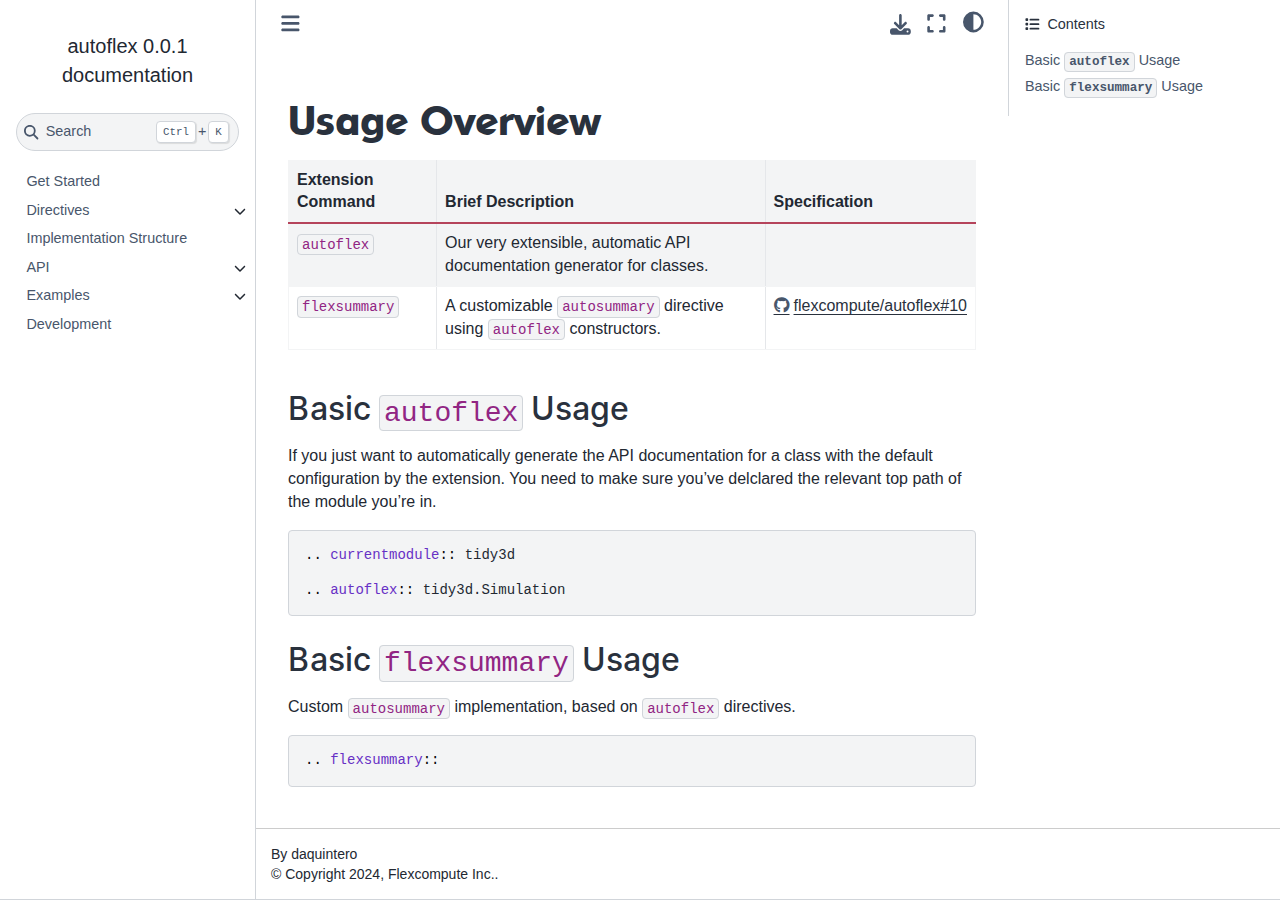
<file: directives/overview.html>
<!DOCTYPE html>


<html lang="en" data-content_root="../" >

  <head>
    <meta charset="utf-8" />
    <meta name="viewport" content="width=device-width, initial-scale=1.0" /><meta name="viewport" content="width=device-width, initial-scale=1" />

    <title>Usage Overview &#8212; autoflex 0.0.1 documentation</title>
  
  
  
  <script data-cfasync="false">
    document.documentElement.dataset.mode = localStorage.getItem("mode") || "";
    document.documentElement.dataset.theme = localStorage.getItem("theme") || "";
  </script>
  
  <!-- Loaded before other Sphinx assets -->
  <link href="../_static/styles/theme.css?digest=dfe6caa3a7d634c4db9b" rel="stylesheet" />
<link href="../_static/styles/bootstrap.css?digest=dfe6caa3a7d634c4db9b" rel="stylesheet" />
<link href="../_static/styles/pydata-sphinx-theme.css?digest=dfe6caa3a7d634c4db9b" rel="stylesheet" />

  
  <link href="../_static/vendor/fontawesome/6.5.2/css/all.min.css?digest=dfe6caa3a7d634c4db9b" rel="stylesheet" />
  <link rel="preload" as="font" type="font/woff2" crossorigin href="../_static/vendor/fontawesome/6.5.2/webfonts/fa-solid-900.woff2" />
<link rel="preload" as="font" type="font/woff2" crossorigin href="../_static/vendor/fontawesome/6.5.2/webfonts/fa-brands-400.woff2" />
<link rel="preload" as="font" type="font/woff2" crossorigin href="../_static/vendor/fontawesome/6.5.2/webfonts/fa-regular-400.woff2" />

    <link rel="stylesheet" type="text/css" href="../_static/pygments.css?v=a746c00c" />
    <link rel="stylesheet" type="text/css" href="../_static/styles/sphinx-book-theme.css?v=a3416100" />
    <link rel="stylesheet" type="text/css" href="../_static/css/autoflex.css" />
  
  <!-- Pre-loaded scripts that we'll load fully later -->
  <link rel="preload" as="script" href="../_static/scripts/bootstrap.js?digest=dfe6caa3a7d634c4db9b" />
<link rel="preload" as="script" href="../_static/scripts/pydata-sphinx-theme.js?digest=dfe6caa3a7d634c4db9b" />
  <script src="../_static/vendor/fontawesome/6.5.2/js/all.min.js?digest=dfe6caa3a7d634c4db9b"></script>

    <script src="../_static/documentation_options.js?v=e645c8fa"></script>
    <script src="../_static/doctools.js?v=9a2dae69"></script>
    <script src="../_static/sphinx_highlight.js?v=dc90522c"></script>
    <script src="../_static/scripts/sphinx-book-theme.js?v=887ef09a"></script>
    <script>DOCUMENTATION_OPTIONS.pagename = 'directives/overview';</script>
    <link rel="index" title="Index" href="../genindex.html" />
    <link rel="search" title="Search" href="../search.html" />
  <meta name="viewport" content="width=device-width, initial-scale=1"/>
  <meta name="docsearch:language" content="en"/>
  </head>
  
  
  <body data-bs-spy="scroll" data-bs-target=".bd-toc-nav" data-offset="180" data-bs-root-margin="0px 0px -60%" data-default-mode="">

  
  
  <div id="pst-skip-link" class="skip-link d-print-none"><a href="#main-content">Skip to main content</a></div>
  
  <div id="pst-scroll-pixel-helper"></div>
  
  <button type="button" class="btn rounded-pill" id="pst-back-to-top">
    <i class="fa-solid fa-arrow-up"></i>Back to top</button>

  
  <input type="checkbox"
          class="sidebar-toggle"
          id="pst-primary-sidebar-checkbox"/>
  <label class="overlay overlay-primary" for="pst-primary-sidebar-checkbox"></label>
  
  <input type="checkbox"
          class="sidebar-toggle"
          id="pst-secondary-sidebar-checkbox"/>
  <label class="overlay overlay-secondary" for="pst-secondary-sidebar-checkbox"></label>
  
  <div class="search-button__wrapper">
    <div class="search-button__overlay"></div>
    <div class="search-button__search-container">
<form class="bd-search d-flex align-items-center"
      action="../search.html"
      method="get">
  <i class="fa-solid fa-magnifying-glass"></i>
  <input type="search"
         class="form-control"
         name="q"
         id="search-input"
         placeholder="Search..."
         aria-label="Search..."
         autocomplete="off"
         autocorrect="off"
         autocapitalize="off"
         spellcheck="false"/>
  <span class="search-button__kbd-shortcut"><kbd class="kbd-shortcut__modifier">Ctrl</kbd>+<kbd>K</kbd></span>
</form></div>
  </div>

  <div class="pst-async-banner-revealer d-none">
  <aside id="bd-header-version-warning" class="d-none d-print-none" aria-label="Version warning"></aside>
</div>

  
    <header class="bd-header navbar navbar-expand-lg bd-navbar d-print-none">
    </header>
  

  <div class="bd-container">
    <div class="bd-container__inner bd-page-width">
      
      
      
        
      
      <div class="bd-sidebar-primary bd-sidebar">
        

  
  <div class="sidebar-header-items sidebar-primary__section">
    
    
    
    
  </div>
  
    <div class="sidebar-primary-items__start sidebar-primary__section">
        <div class="sidebar-primary-item">

  
    
  

<a class="navbar-brand logo" href="../index.html">
  
  
  
  
  
  
    <p class="title logo__title">autoflex 0.0.1 documentation</p>
  
</a></div>
        <div class="sidebar-primary-item">

 <script>
 document.write(`
   <button class="btn search-button-field search-button__button" title="Search" aria-label="Search" data-bs-placement="bottom" data-bs-toggle="tooltip">
    <i class="fa-solid fa-magnifying-glass"></i>
    <span class="search-button__default-text">Search</span>
    <span class="search-button__kbd-shortcut"><kbd class="kbd-shortcut__modifier">Ctrl</kbd>+<kbd class="kbd-shortcut__modifier">K</kbd></span>
   </button>
 `);
 </script></div>
        <div class="sidebar-primary-item"><nav class="bd-links bd-docs-nav" aria-label="Main">
    <div class="bd-toc-item navbar-nav active">
        <ul class="nav bd-sidenav">
<li class="toctree-l1"><a class="reference internal" href="../get_started.html">Get Started</a></li>
<li class="toctree-l1 has-children"><a class="reference internal" href="index.html">Directives</a><details><summary><span class="toctree-toggle" role="presentation"><i class="fa-solid fa-chevron-down"></i></span></summary><ul>
<li class="toctree-l2"><a class="reference internal" href="autoflex.html"><code class="docutils literal notranslate"><span class="pre">autoflex</span></code></a></li>
</ul>
</details></li>
<li class="toctree-l1"><a class="reference internal" href="../structure.html">Implementation Structure</a></li>
<li class="toctree-l1 has-children"><a class="reference internal" href="../api/index.html">API</a><details><summary><span class="toctree-toggle" role="presentation"><i class="fa-solid fa-chevron-down"></i></span></summary><ul>
<li class="toctree-l2"><a class="reference internal" href="../api/descriptors.html">Descriptors</a></li>
</ul>
</details></li>
<li class="toctree-l1 has-children"><a class="reference internal" href="../examples/index.html">Examples</a><details><summary><span class="toctree-toggle" role="presentation"><i class="fa-solid fa-chevron-down"></i></span></summary><ul>
<li class="toctree-l2"><a class="reference internal" href="../examples/demo.html">Custom Demo</a></li>
<li class="toctree-l2"><a class="reference internal" href="../examples/tidy3d.html"><code class="docutils literal notranslate"><span class="pre">tidy3d</span></code></a></li>
</ul>
</details></li>
<li class="toctree-l1"><a class="reference internal" href="../development.html">Development</a></li>
</ul>

    </div>
</nav></div>
    </div>
  
  
  <div class="sidebar-primary-items__end sidebar-primary__section">
  </div>
  
  <div id="rtd-footer-container"></div>


      </div>
      
      <main id="main-content" class="bd-main" role="main">
        
        

<div class="sbt-scroll-pixel-helper"></div>

          <div class="bd-content">
            <div class="bd-article-container">
              
              <div class="bd-header-article d-print-none">
<div class="header-article-items header-article__inner">
  
    <div class="header-article-items__start">
      
        <div class="header-article-item"><button class="sidebar-toggle primary-toggle btn btn-sm" title="Toggle primary sidebar" data-bs-placement="bottom" data-bs-toggle="tooltip">
  <span class="fa-solid fa-bars"></span>
</button></div>
      
    </div>
  
  
    <div class="header-article-items__end">
      
        <div class="header-article-item">

<div class="article-header-buttons">





<div class="dropdown dropdown-download-buttons">
  <button class="btn dropdown-toggle" type="button" data-bs-toggle="dropdown" aria-expanded="false" aria-label="Download this page">
    <i class="fas fa-download"></i>
  </button>
  <ul class="dropdown-menu">
      
      
      
      <li><a href="../_sources/directives/overview.rst" target="_blank"
   class="btn btn-sm btn-download-source-button dropdown-item"
   title="Download source file"
   data-bs-placement="left" data-bs-toggle="tooltip"
>
  

<span class="btn__icon-container">
  <i class="fas fa-file"></i>
  </span>
<span class="btn__text-container">.rst</span>
</a>
</li>
      
      
      
      
      <li>
<button onclick="window.print()"
  class="btn btn-sm btn-download-pdf-button dropdown-item"
  title="Print to PDF"
  data-bs-placement="left" data-bs-toggle="tooltip"
>
  

<span class="btn__icon-container">
  <i class="fas fa-file-pdf"></i>
  </span>
<span class="btn__text-container">.pdf</span>
</button>
</li>
      
  </ul>
</div>




<button onclick="toggleFullScreen()"
  class="btn btn-sm btn-fullscreen-button"
  title="Fullscreen mode"
  data-bs-placement="bottom" data-bs-toggle="tooltip"
>
  

<span class="btn__icon-container">
  <i class="fas fa-expand"></i>
  </span>

</button>



<script>
document.write(`
  <button class="btn btn-sm nav-link pst-navbar-icon theme-switch-button" title="light/dark" aria-label="light/dark" data-bs-placement="bottom" data-bs-toggle="tooltip">
    <i class="theme-switch fa-solid fa-sun fa-lg" data-mode="light"></i>
    <i class="theme-switch fa-solid fa-moon fa-lg" data-mode="dark"></i>
    <i class="theme-switch fa-solid fa-circle-half-stroke fa-lg" data-mode="auto"></i>
  </button>
`);
</script>


<script>
document.write(`
  <button class="btn btn-sm pst-navbar-icon search-button search-button__button" title="Search" aria-label="Search" data-bs-placement="bottom" data-bs-toggle="tooltip">
    <i class="fa-solid fa-magnifying-glass fa-lg"></i>
  </button>
`);
</script>
<button class="sidebar-toggle secondary-toggle btn btn-sm" title="Toggle secondary sidebar" data-bs-placement="bottom" data-bs-toggle="tooltip">
    <span class="fa-solid fa-list"></span>
</button>
</div></div>
      
    </div>
  
</div>
</div>
              
              

<div id="jb-print-docs-body" class="onlyprint">
    <h1>Usage Overview</h1>
    <!-- Table of contents -->
    <div id="print-main-content">
        <div id="jb-print-toc">
            
            <div>
                <h2> Contents </h2>
            </div>
            <nav aria-label="Page">
                <ul class="visible nav section-nav flex-column">
<li class="toc-h2 nav-item toc-entry"><a class="reference internal nav-link" href="#basic-autoflex-usage">Basic <code class="docutils literal notranslate"><span class="pre">autoflex</span></code> Usage</a></li>
<li class="toc-h2 nav-item toc-entry"><a class="reference internal nav-link" href="#basic-flexsummary-usage">Basic <code class="docutils literal notranslate"><span class="pre">flexsummary</span></code> Usage</a></li>
</ul>
            </nav>
        </div>
    </div>
</div>

              
                
<div id="searchbox"></div>
                <article class="bd-article">
                  
  <section id="usage-overview">
<h1>Usage Overview<a class="headerlink" href="#usage-overview" title="Link to this heading">#</a></h1>
<div class="pst-scrollable-table-container"><table class="table">
<thead>
<tr class="row-odd"><th class="head"><p>Extension Command</p></th>
<th class="head"><p>Brief Description</p></th>
<th class="head"><p>Specification</p></th>
</tr>
</thead>
<tbody>
<tr class="row-even"><td><p><code class="docutils literal notranslate"><span class="pre">autoflex</span></code></p></td>
<td><p>Our very extensible, automatic API documentation generator for classes.</p></td>
<td></td>
</tr>
<tr class="row-odd"><td><p><code class="docutils literal notranslate"><span class="pre">flexsummary</span></code></p></td>
<td><p>A customizable <code class="docutils literal notranslate"><span class="pre">autosummary</span></code> directive using <code class="docutils literal notranslate"><span class="pre">autoflex</span></code> constructors.</p></td>
<td><p><a class="github reference external" href="https://github.com/flexcompute/autoflex/issues/10">flexcompute/autoflex#10</a></p></td>
</tr>
</tbody>
</table>
</div>
<section id="basic-autoflex-usage">
<h2>Basic <code class="docutils literal notranslate"><span class="pre">autoflex</span></code> Usage<a class="headerlink" href="#basic-autoflex-usage" title="Link to this heading">#</a></h2>
<p>If you just want to automatically generate the API documentation for a class with the default configuration by the extension.
You need to make sure you’ve delclared the relevant top path of the module you’re in.</p>
<div class="highlight-rst notranslate"><div class="highlight"><pre><span></span><span class="p">..</span> <span class="ow">currentmodule</span><span class="p">::</span> tidy3d

<span class="p">..</span> <span class="ow">autoflex</span><span class="p">::</span> tidy3d.Simulation
</pre></div>
</div>
</section>
<section id="basic-flexsummary-usage">
<h2>Basic <code class="docutils literal notranslate"><span class="pre">flexsummary</span></code> Usage<a class="headerlink" href="#basic-flexsummary-usage" title="Link to this heading">#</a></h2>
<p>Custom <code class="docutils literal notranslate"><span class="pre">autosummary</span></code> implementation, based on <code class="docutils literal notranslate"><span class="pre">autoflex</span></code> directives.</p>
<div class="highlight-rst notranslate"><div class="highlight"><pre><span></span><span class="p">..</span> <span class="ow">flexsummary</span><span class="p">::</span>
</pre></div>
</div>
</section>
</section>


                </article>
              

              
              
              
              
                <footer class="prev-next-footer d-print-none">
                  
<div class="prev-next-area">
</div>
                </footer>
              
            </div>
            
            
              
                <div class="bd-sidebar-secondary bd-toc"><div class="sidebar-secondary-items sidebar-secondary__inner">


  <div class="sidebar-secondary-item">
  <div class="page-toc tocsection onthispage">
    <i class="fa-solid fa-list"></i> Contents
  </div>
  <nav class="bd-toc-nav page-toc">
    <ul class="visible nav section-nav flex-column">
<li class="toc-h2 nav-item toc-entry"><a class="reference internal nav-link" href="#basic-autoflex-usage">Basic <code class="docutils literal notranslate"><span class="pre">autoflex</span></code> Usage</a></li>
<li class="toc-h2 nav-item toc-entry"><a class="reference internal nav-link" href="#basic-flexsummary-usage">Basic <code class="docutils literal notranslate"><span class="pre">flexsummary</span></code> Usage</a></li>
</ul>
  </nav></div>

</div></div>
              
            
          </div>
          <footer class="bd-footer-content">
            
<div class="bd-footer-content__inner container">
  
  <div class="footer-item">
    
<p class="component-author">
By daquintero
</p>

  </div>
  
  <div class="footer-item">
    

  <p class="copyright">
    
      © Copyright 2024, Flexcompute Inc..
      <br/>
    
  </p>

  </div>
  
  <div class="footer-item">
    
  </div>
  
  <div class="footer-item">
    
  </div>
  
</div>
          </footer>
        

      </main>
    </div>
  </div>
  
  <!-- Scripts loaded after <body> so the DOM is not blocked -->
  <script src="../_static/scripts/bootstrap.js?digest=dfe6caa3a7d634c4db9b"></script>
<script src="../_static/scripts/pydata-sphinx-theme.js?digest=dfe6caa3a7d634c4db9b"></script>

  <footer class="bd-footer">
  </footer>
  </body>
</html>
</file>
<file: _static/styles/theme.css>
/* Provided by Sphinx's 'basic' theme, and included in the final set of assets */
@import "../basic.css";
</file>
<file: _static/styles/pydata-sphinx-theme.css>
html{--pst-header-height:4rem;--pst-header-article-height:calc(var(--pst-header-height)*2/3);--pst-sidebar-secondary:17rem;--pst-font-size-base:1rem;--pst-font-size-h1:2.5rem;--pst-font-size-h2:2rem;--pst-font-size-h3:1.75rem;--pst-font-size-h4:1.5rem;--pst-font-size-h5:1.25rem;--pst-font-size-h6:1.1rem;--pst-font-size-milli:0.9rem;--pst-sidebar-font-size:0.9rem;--pst-sidebar-font-size-mobile:1.1rem;--pst-sidebar-header-font-size:1.2rem;--pst-sidebar-header-font-weight:600;--pst-admonition-font-weight-heading:600;--pst-font-weight-caption:300;--pst-font-weight-heading:400;--pst-font-family-base-system:-apple-system,"BlinkMacSystemFont","Segoe UI","Helvetica Neue","Arial",sans-serif,"Apple Color Emoji","Segoe UI Emoji","Segoe UI Symbol";--pst-font-family-monospace-system:"SFMono-Regular","Menlo","Consolas","Monaco","Liberation Mono","Lucida Console",monospace;--pst-font-family-base:var(--pst-font-family-base-system);--pst-font-family-heading:var(--pst-font-family-base-system);--pst-font-family-monospace:var(--pst-font-family-monospace-system);--pst-font-size-icon:1.5rem;--pst-icon-check-circle:"";--pst-icon-info-circle:"";--pst-icon-exclamation-triangle:"";--pst-icon-exclamation-circle:"";--pst-icon-times-circle:"";--pst-icon-lightbulb:"";--pst-icon-download:"";--pst-icon-angle-left:"";--pst-icon-angle-right:"";--pst-icon-external-link:"";--pst-icon-search-minus:"";--pst-icon-github:"";--pst-icon-gitlab:"";--pst-icon-share:"";--pst-icon-bell:"";--pst-icon-pencil:"";--pst-breadcrumb-divider:"";--pst-icon-admonition-default:var(--pst-icon-bell);--pst-icon-admonition-note:var(--pst-icon-info-circle);--pst-icon-admonition-attention:var(--pst-icon-exclamation-circle);--pst-icon-admonition-caution:var(--pst-icon-exclamation-triangle);--pst-icon-admonition-warning:var(--pst-icon-exclamation-triangle);--pst-icon-admonition-danger:var(--pst-icon-exclamation-triangle);--pst-icon-admonition-error:var(--pst-icon-times-circle);--pst-icon-admonition-hint:var(--pst-icon-lightbulb);--pst-icon-admonition-tip:var(--pst-icon-lightbulb);--pst-icon-admonition-important:var(--pst-icon-exclamation-circle);--pst-icon-admonition-seealso:var(--pst-icon-share);--pst-icon-admonition-todo:var(--pst-icon-pencil);--pst-icon-versionmodified-default:var(--pst-icon-exclamation-circle);--pst-icon-versionmodified-added:var(--pst-icon-exclamation-circle);--pst-icon-versionmodified-changed:var(--pst-icon-exclamation-circle);--pst-icon-versionmodified-deprecated:var(--pst-icon-exclamation-circle);font-size:var(--pst-font-size-base);scroll-padding-top:calc(var(--pst-header-height) + 1rem)}body{background-color:var(--pst-color-background);color:var(--pst-color-text-base);display:flex;flex-direction:column;font-family:var(--pst-font-family-base);font-weight:400;line-height:1.65;min-height:100vh}body::-webkit-scrollbar-track{background-color:var(--pst-color-background)}p{font-size:1em;margin-bottom:1.15rem}p.rubric{border-bottom:1px solid var(--pst-color-border)}p.centered{text-align:center}a{word-wrap:break-word;color:var(--pst-color-link);text-decoration:underline;text-decoration-thickness:max(1px,.0625rem);text-underline-offset:.1578em}a:hover{color:var(--pst-color-link-hover);text-decoration-skip-ink:none;text-decoration-thickness:max(3px,.1875rem,.12em)}a:active,a:visited{color:var(--pst-color-link)}a:visited:hover{color:var(--pst-color-link-hover)}a.headerlink{color:var(--pst-color-secondary);font-size:.8em;margin-left:.2em;opacity:.7;padding:0 4px;text-decoration:none;transition:all .2s ease-out;user-select:none}a.headerlink:hover{opacity:1}a.github:before,a.gitlab:before{color:var(--pst-color-text-muted);font:var(--fa-font-brands);margin-right:.25rem}a.github:before{content:var(--pst-icon-github)}a.gitlab:before{content:var(--pst-icon-gitlab)}h1,h2,h3,h4,h5,h6{font-family:var(--pst-font-family-heading);font-weight:var(--pst-font-weight-heading);line-height:1.15;margin:2.75rem 0 1.05rem}h1{font-size:var(--pst-font-size-h1);margin-top:0}h1,h2{color:var(--pst-heading-color)}h2{font-size:var(--pst-font-size-h2)}h3{font-size:var(--pst-font-size-h3)}h3,h4{color:var(--pst-heading-color)}h4{font-size:var(--pst-font-size-h4)}h5{font-size:var(--pst-font-size-h5)}h5,h6{color:var(--pst-color-text-base)}h6{font-size:var(--pst-font-size-h6)}.text_small,small{font-size:var(--pst-font-size-milli)}hr{border:0;border-top:1px solid var(--pst-color-border)}code,kbd,pre,samp{font-family:var(--pst-font-family-monospace)}kbd{background-color:var(--pst-color-on-background);color:var(--pst-color-text-muted)}kbd:not(.compound){border:1px solid var(--pst-color-border);box-shadow:1px 1px 1px var(--pst-color-shadow);margin:0 .1rem;padding:.1rem .4rem}code{color:var(--pst-color-inline-code)}pre{background-color:var(--pst-color-surface);border:1px solid var(--pst-color-border);border-radius:.25rem;color:var(--pst-color-text-base);line-height:1.2em;margin:1.5em 0;padding:1rem}pre .linenos{opacity:.8;padding-right:10px}#pst-back-to-top{background-color:var(--pst-color-secondary);border:none;color:var(--pst-color-secondary-text);display:none;left:50vw;position:fixed;top:90vh;transform:translate(-50%);z-index:1080}#pst-back-to-top .fa-arrow-up{margin-inline-end:.5em}#pst-back-to-top:hover{background-color:var(--pst-violet-600);color:var(--pst-color-link-hover);color:var(--pst-color-secondary-text);text-decoration:underline;text-decoration-skip-ink:none;text-decoration-thickness:max(1px,.0625rem);text-decoration-thickness:max(3px,.1875rem,.12em);text-decoration-thickness:1px;text-underline-offset:.1578em}#pst-back-to-top:focus-visible{box-shadow:none;outline:var(--pst-color-accent) solid .1875rem;outline-color:var(--pst-color-secondary);outline-offset:.1875rem}:focus-visible{box-shadow:none;outline:var(--pst-color-accent) solid .1875rem}.skip-link{background-color:var(--pst-color-warning);border-bottom:1px solid var(--pst-color-border);left:0;padding:.5rem;position:fixed;right:0;text-align:center;top:0;transform:translateY(-100%);transition:transform .15s ease-in-out;z-index:1055}.skip-link:focus-within{transform:translateY(0)}.skip-link a{color:var(--pst-color-warning-text)!important}.skip-link a:focus-visible{outline-color:#14181e}.bd-container{display:flex;flex-grow:1;justify-content:center}.bd-container .bd-container__inner{display:flex}.bd-page-width{width:100%}@media(min-width:960px){.bd-page-width{max-width:88rem}}.pst-async-banner-revealer{height:0;overflow:hidden;transition:height .3s ease-in-out}@media(prefers-reduced-motion){.pst-async-banner-revealer{transition:none}}#bd-header-version-warning,.bd-header-announcement{align-items:center;display:flex;justify-content:center;min-height:3rem;padding:.5rem 12.5%;position:relative;text-align:center;width:100%}@media(max-width:959.98px){#bd-header-version-warning,.bd-header-announcement{padding:.5rem 2%}}#bd-header-version-warning p,.bd-header-announcement p{font-weight:700;margin:0}#bd-header-version-warning a,.bd-header-announcement a{color:var(--pst-color-inline-code-links)}#bd-header-version-warning .pst-button-link-to-stable-version,.bd-header-announcement .pst-button-link-to-stable-version{background-color:var(--pst-color-danger);border-color:var(--pst-color-danger);border-radius:.25rem;box-shadow:0 .2rem .5rem var(--pst-color-shadow),0 0 .0625rem var(--pst-color-shadow)!important;color:var(--pst-color-danger-text)}#bd-header-version-warning .pst-button-link-to-stable-version:hover,.bd-header-announcement .pst-button-link-to-stable-version:hover{background-color:var(--pst-color-danger-highlight);border-color:var(--pst-color-danger-highlight);color:var(--pst-color-danger-text)}#bd-header-version-warning .pst-button-link-to-stable-version:focus-visible,.bd-header-announcement .pst-button-link-to-stable-version:focus-visible{outline:.1875rem solid var(--pst-color-danger);outline-offset:.1875rem}.bd-header-announcement{background-color:var(--pst-color-secondary-bg)}#bd-header-version-warning{background-color:var(--pst-color-danger-bg)}.bd-main{display:flex;flex-direction:column;flex-grow:1;min-width:0}.bd-main .bd-content{display:flex;height:100%;justify-content:center}.bd-main .bd-content .bd-article-container{display:flex;flex-direction:column;justify-content:start;max-width:60em;overflow-x:auto;padding:1rem;width:100%}@media(min-width:1200px){.bd-main .bd-content .bd-article-container .bd-article{padding-left:2rem;padding-top:1.5rem}}.bd-footer{border-top:1px solid var(--pst-color-border);width:100%}.bd-footer .bd-footer__inner{display:flex;flex-grow:1;margin:auto;padding:1rem}.bd-footer .footer-items__center,.bd-footer .footer-items__end,.bd-footer .footer-items__start{display:flex;flex-direction:column;flex-grow:1;gap:.5rem;justify-content:center}.bd-footer .footer-items__center{text-align:center}.bd-footer .footer-items__end{text-align:end}.bd-footer .footer-item p{margin-bottom:0}.bd-footer-article{margin-top:auto}.bd-footer-article .footer-article-items{display:flex;flex-direction:column}.bd-footer-content .footer-content-items{display:flex;flex-direction:column;margin-top:auto}.bd-header{background-color:var(--pst-color-on-background)!important;box-shadow:0 .125rem .25rem 0 var(--pst-color-shadow);justify-content:center;max-width:100vw;padding:0;position:sticky;top:0;width:100%;z-index:1030}.bd-header .bd-header__inner{align-items:center;display:flex;height:fit-content;padding-left:1rem;padding-right:1rem}.bd-header :focus-visible{border-radius:.125rem}.bd-header .navbar-item{align-items:center;display:flex;height:var(--pst-header-height);max-height:var(--pst-header-height)}.bd-header .navbar-header-items{display:none;flex-shrink:1}@media(min-width:960px){.bd-header .navbar-header-items{display:inherit;flex-grow:1;padding:0 0 0 .5rem}}.bd-header .navbar-header-items__center,.bd-header .navbar-header-items__end,.bd-header .navbar-header-items__start{align-items:center;display:flex;flex-flow:wrap;row-gap:0}.bd-header .navbar-header-items__center,.bd-header .navbar-header-items__end{column-gap:1rem}.bd-header .navbar-header-items__start{flex-shrink:0;gap:.5rem;margin-right:auto}.bd-header .navbar-header-items__end{justify-content:end}.bd-header ul.navbar-nav{display:flex}@media(min-width:960px){.bd-header ul.navbar-nav{align-items:baseline}}.bd-header ul.navbar-nav>li.nav-item{margin-inline:2px}.bd-header ul.navbar-nav>li.nav-item>.nav-link{color:var(--pst-color-text-muted);padding-inline:6px;position:relative}.bd-header ul.navbar-nav>li.nav-item>.nav-link:before{background-color:transparent;content:"";display:block;inset:0;bottom:calc(max(3px, .1875rem, .12em)*-1);margin:max(3px,.1875rem,.12em) 0;position:absolute}.bd-header ul.navbar-nav>li.nav-item>.nav-link:hover{color:var(--pst-color-secondary);text-decoration:none}.bd-header ul.navbar-nav>li.nav-item>.nav-link:hover:before{border-bottom:max(3px,.1875rem,.12em) solid var(--pst-color-secondary)}.bd-header ul.navbar-nav>li.nav-item>.nav-link:focus-visible{box-shadow:none;outline:3px solid var(--pst-color-accent);outline-offset:3px}.bd-header ul.navbar-nav>li.nav-item.current>.nav-link{color:var(--pst-color-primary)}.bd-header ul.navbar-nav>li.nav-item.current>.nav-link:before{border-bottom:3px solid var(--pst-color-primary)}.bd-header ul.navbar-nav>li.nav-item.dropdown{margin-inline:4px}.bd-header ul.navbar-nav>li.nav-item.dropdown button{padding-inline:8px}.bd-header ul.navbar-nav>li.nav-item.dropdown>.dropdown-toggle{border-radius:.125rem;color:var(--pst-color-text-muted)}.bd-header ul.navbar-nav>li.nav-item.dropdown>.dropdown-toggle:focus-visible{box-shadow:0 0 0 .1875rem var(--pst-color-accent)}.bd-header ul.navbar-nav>li.nav-item.dropdown>.dropdown-toggle:hover{box-shadow:0 0 0 .1875rem var(--pst-color-link-hover);color:var(--pst-color-text-base);text-decoration:none}.bd-header ul.navbar-nav li a.nav-link.dropdown-item{color:var(--pst-color-text-muted);text-decoration:none}.bd-header ul.navbar-nav li a.nav-link.dropdown-item:hover{color:var(--pst-color-link-hover);text-decoration:underline;text-decoration-skip-ink:none;text-decoration-thickness:max(1px,.0625rem);text-decoration-thickness:max(3px,.1875rem,.12em);text-underline-offset:.1578em}.bd-header ul.navbar-nav .dropdown button{border:none;display:unset}.bd-header ul.navbar-nav .dropdown button:hover{color:var(--pst-color-link-hover);text-decoration:underline;text-decoration-skip-ink:none;text-decoration-thickness:max(1px,.0625rem);text-decoration-thickness:max(3px,.1875rem,.12em);text-underline-offset:.1578em}.bd-header ul.navbar-nav .dropdown .dropdown-menu{background-color:var(--pst-color-on-background);border:1px solid var(--pst-color-border);box-shadow:0 0 .3rem .1rem var(--pst-color-shadow);margin:.5rem 0;min-width:20rem;padding:.5rem 0;z-index:1070}.bd-header ul.navbar-nav .dropdown .dropdown-menu .dropdown-item{padding:.25rem 1.5rem}.bd-header ul.navbar-nav .dropdown .dropdown-menu .dropdown-item:focus:not(:hover,:active){background-color:inherit}.bd-header ul.navbar-nav .dropdown .dropdown-menu .dropdown-item:focus-visible{z-index:10}.bd-header ul.navbar-nav .dropdown .dropdown-menu:not(.show){display:none}.bd-header button.sidebar-toggle{background-color:inherit;color:var(--pst-color-muted);font-size:var(--pst-font-size-icon);margin-bottom:0;padding:.5rem}.bd-header button.primary-toggle{margin-right:1rem}@media(min-width:960px){.bd-header button.primary-toggle{display:none}}.bd-header button.secondary-toggle{margin-left:1rem}@media(min-width:1200px){.bd-header button.secondary-toggle{display:none}}@media(min-width:960px){.navbar-center-items .navbar-item{display:inline-block}}.nav-link{transition:none}.nav-link:hover{color:var(--pst-color-link-hover);text-decoration:underline;text-decoration-skip-ink:none;text-decoration-thickness:max(1px,.0625rem);text-decoration-thickness:max(3px,.1875rem,.12em);text-underline-offset:.1578em}.nav-link.nav-external:after{content:var(--pst-icon-external-link);font:var(--fa-font-solid);font-size:.75em;margin-left:.3em}.bd-navbar-elements li.nav-item i{font-size:.7rem;padding-left:2px;vertical-align:middle}.navbar-persistent--mobile{margin-left:auto}@media(min-width:960px){.navbar-persistent--mobile{display:none}}.navbar-persistent--container{display:none}@media(min-width:960px){.navbar-persistent--container{display:flex}}.header-article__inner{display:flex;padding:0 .5rem}.header-article__inner .header-article-item{height:var(--pst-header-article-height);min-height:var(--pst-header-article-height)}.header-article__inner .header-article-items__end,.header-article__inner .header-article-items__start{align-items:start;display:flex;gap:.5rem}.header-article__inner .header-article-items__end{margin-left:auto}.bd-sidebar-primary{background-color:var(--pst-color-background);border-right:1px solid var(--pst-color-border);display:flex;flex:0 0 auto;flex-direction:column;font-size:var(--pst-sidebar-font-size-mobile);gap:1rem;max-height:calc(100vh - var(--pst-header-height));overflow-y:auto;padding:2rem 1rem 1rem;position:sticky;top:var(--pst-header-height);width:25%}@media(min-width:960px){.bd-sidebar-primary{font-size:var(--pst-sidebar-font-size)}}.bd-sidebar-primary :focus-visible{border-radius:.125rem}.bd-sidebar-primary .nav-link{font-size:var(--pst-sidebar-font-size-mobile)}.bd-sidebar-primary.no-sidebar{border-right:0}@media(min-width:960px){.bd-sidebar-primary.hide-on-wide{display:none}}.bd-sidebar-primary h1,.bd-sidebar-primary h2,.bd-sidebar-primary h3,.bd-sidebar-primary h4{color:var(--pst-color-text-base)}.bd-sidebar-primary .sidebar-primary-items__end .sidebar-primary-item,.bd-sidebar-primary .sidebar-primary-items__start .sidebar-primary-item{padding:.5rem 0}.bd-sidebar-primary .sidebar-header-items{display:flex;flex-direction:column}.bd-sidebar-primary .sidebar-header-items .sidebar-header-items__title{color:var(--pst-color-text-base);font-size:var(--pst-sidebar-header-font-size);font-weight:var(--pst-sidebar-header-font-weight);margin-bottom:.5rem}.bd-sidebar-primary .sidebar-header-items .nav-item.dropdown button{display:none}.bd-sidebar-primary .sidebar-header-items .nav-item.dropdown .dropdown-menu{background-color:inherit;border:none;display:flex;flex-direction:column;font-size:inherit;margin:0;padding:0}.bd-sidebar-primary .sidebar-header-items .nav-item.dropdown .dropdown-menu .dropdown-item:focus,.bd-sidebar-primary .sidebar-header-items .nav-item.dropdown .dropdown-menu .dropdown-item:hover{background-color:unset}.bd-sidebar-primary .sidebar-header-items .bd-navbar-elements .nav-link:focus-visible{box-shadow:none;outline:var(--pst-color-accent) solid .1875rem;outline-offset:.1875rem}.bd-sidebar-primary .sidebar-header-items .sidebar-header-items__center{display:flex;flex-direction:column}.bd-sidebar-primary .sidebar-header-items .sidebar-header-items__end{align-items:center;display:flex;gap:1rem}@media(min-width:960px){.bd-sidebar-primary .sidebar-header-items{display:none}}.bd-sidebar-primary .sidebar-primary-items__start{border-top:1px solid var(--pst-color-border)}@media(min-width:960px){.bd-sidebar-primary .sidebar-primary-items__start{border-top:none}}.bd-sidebar-primary .sidebar-primary-items__end{margin-bottom:1em;margin-top:auto}.bd-sidebar-primary .list-caption{list-style:none;padding-left:0}.bd-sidebar-primary .list-caption li.toctree-l0.has-children>details>summary{align-items:baseline;display:flex;height:auto;justify-content:space-between;position:relative;width:auto}.bd-sidebar-primary .list-caption li.toctree-l0.has-children>details>summary .toctree-toggle{flex:0 0 auto}.bd-sidebar-primary .list-caption li.toctree-l0.has-children>details>summary .toctree-toggle .fa-chevron-down{font-size:1rem}.bd-sidebar-primary li.has-children{position:relative}.bd-sidebar-primary li.has-children .caption,.bd-sidebar-primary li.has-children>.reference{margin-right:calc(30px + .1875rem);padding-top:.25rem}.bd-sidebar-primary li.has-children>details>summary{list-style:none}.bd-sidebar-primary li.has-children>details>summary::-webkit-details-marker{display:none}.bd-sidebar-primary li.has-children>details>summary:focus-visible{outline:none}.bd-sidebar-primary li.has-children>details>summary:focus-visible>.toctree-toggle{outline:var(--pst-color-accent) solid .1875rem;outline-offset:-.1875rem}.bd-sidebar-primary li.has-children>details>summary .toctree-toggle{align-items:center;cursor:pointer;display:inline-flex;height:30px;justify-content:center;position:absolute;right:0;top:0;width:30px}.bd-sidebar-primary li.has-children>details>summary .toctree-toggle .fa-chevron-down{font-size:.75rem}.bd-sidebar-primary li.has-children>details[open]>summary .fa-chevron-down{transform:rotate(180deg)}nav.bd-links{margin-right:-1rem}@media(min-width:960px){nav.bd-links{display:block}}nav.bd-links ul{display:block;list-style:none}nav.bd-links ul ul{padding:0 0 0 1rem}nav.bd-links li>a{box-shadow:none;color:var(--pst-color-text-muted);display:block;margin-right:.1875rem;padding:.25rem .65rem;text-decoration:none}nav.bd-links li>a:hover{background-color:transparent;text-decoration:underline;text-decoration-skip-ink:none;text-decoration-thickness:max(3px,.1875rem,.12em)}nav.bd-links li>a:active,nav.bd-links li>a:hover{color:var(--pst-color-link-hover)}nav.bd-links li>a:focus-visible{box-shadow:0 0 0 .1875rem var(--pst-color-accent);outline:none;z-index:10}nav.bd-links li>a.reference.external:after{content:var(--pst-icon-external-link);font:var(--fa-font-solid);font-size:.75em;margin-left:.3em}nav.bd-links .current>a{background-color:transparent;box-shadow:inset max(3px,.1875rem,.12em) 0 0 var(--pst-color-primary);color:var(--pst-color-primary);font-weight:600}nav.bd-links .current>a:focus-visible{box-shadow:inset max(3px,.1875rem,.12em) 0 0 var(--pst-color-primary),0 0 0 .1875rem var(--pst-color-accent);outline:none}nav.bd-links p.bd-links__title{font-size:var(--pst-sidebar-header-font-size)}nav.bd-links p.bd-links__title,nav.bd-links p.caption{font-weight:var(--pst-sidebar-header-font-weight);margin-bottom:.5rem}nav.bd-links p.caption{color:var(--pst-color-text-base);font-size:var(--pst-sidebar-font-size-mobile);margin-top:1.25rem;position:relative}nav.bd-links p.caption:first-child{margin-top:0}@media(min-width:960px){nav.bd-links p.caption{font-size:var(--pst-sidebar-font-size)}}.bd-sidebar-secondary{background-color:var(--pst-color-background);display:flex;flex-direction:column;flex-shrink:0;font-size:var(--pst-sidebar-font-size-mobile);max-height:calc(100vh - var(--pst-header-height));order:2;overflow-y:auto;padding:2rem 1rem 1rem;position:sticky;top:var(--pst-header-height);width:var(--pst-sidebar-secondary)}@media(min-width:1200px){.bd-sidebar-secondary{font-size:var(--pst-sidebar-font-size)}}.sidebar-secondary-item{padding:.5rem}@media(min-width:1200px){.sidebar-secondary-item{border-left:1px solid var(--pst-color-border);padding-left:1rem}}.sidebar-secondary-item i{padding-right:.5rem}input.sidebar-toggle{display:none}label.overlay{background-color:#000;height:0;left:0;opacity:.5;position:fixed;top:0;transition:opacity .2s ease-out;width:0;z-index:1050}input#pst-primary-sidebar-checkbox:checked+label.overlay.overlay-primary,input#pst-secondary-sidebar-checkbox:checked+label.overlay.overlay-secondary{height:100vh;width:100vw}input#pst-primary-sidebar-checkbox:checked~.bd-container .bd-sidebar-primary{margin-left:0;visibility:visible}input#pst-secondary-sidebar-checkbox:checked~.bd-container .bd-sidebar-secondary{margin-right:0;visibility:visible}@media(min-width:960px){.sidebar-toggle.primary-toggle{display:none}input#pst-primary-sidebar-checkbox:checked+label.overlay.overlay-primary{height:0;width:0}.bd-sidebar-primary{margin-left:0;visibility:visible}}@media(max-width:959.98px){.bd-sidebar-primary{flex-grow:.75;height:100vh;left:0;margin-left:-75%;max-height:100vh;max-width:350px;position:fixed;top:0;transition:visibility .2s ease-out,margin .2s ease-out;visibility:hidden;width:75%;z-index:1055}}@media(max-width:1199.98px){.bd-sidebar-secondary{flex-grow:.75;height:100vh;margin-right:-75%;max-height:100vh;max-width:350px;position:fixed;right:0;top:0;transition:visibility .2s ease-out,margin .2s ease-out;visibility:hidden;width:75%;z-index:1055}}ul.bd-breadcrumbs{display:flex;flex-wrap:wrap;font-size:.8rem;list-style:none;padding-left:0}ul.bd-breadcrumbs li.breadcrumb-item{align-items:center;display:flex;font-weight:700}ul.bd-breadcrumbs li.breadcrumb-item a{color:var(--pst-color-text-muted);text-decoration:none}ul.bd-breadcrumbs li.breadcrumb-item a:hover{color:var(--pst-color-link-hover);text-decoration:underline;text-decoration-skip-ink:none;text-decoration-thickness:max(1px,.0625rem);text-decoration-thickness:max(3px,.1875rem,.12em);text-underline-offset:.1578em}ul.bd-breadcrumbs li.breadcrumb-item:not(.breadcrumb-home):before{color:var(--pst-color-text-muted);content:var(--pst-breadcrumb-divider);font:var(--fa-font-solid);font-size:.8rem;padding:0 .5rem}html .pst-navbar-icon{align-items:center;border:none;border-radius:0;box-sizing:border-box;color:var(--pst-color-text-muted);display:flex;font-size:1rem;height:2.15rem;justify-content:center;line-height:1.65;min-height:24px;min-width:24px;padding:.25rem 0;position:relative}html .pst-navbar-icon:before{background-color:transparent;content:"";display:block;inset:0;bottom:calc(max(3px, .1875rem, .12em)*-1);margin:max(3px,.1875rem,.12em) 0;position:absolute}html .pst-navbar-icon:hover{color:var(--pst-color-secondary);text-decoration:none}html .pst-navbar-icon:hover:before{border-bottom:max(3px,.1875rem,.12em) solid var(--pst-color-secondary)}html .pst-navbar-icon:focus-visible{box-shadow:none;outline:3px solid var(--pst-color-accent);outline-offset:3px}ul.navbar-icon-links{align-items:center;column-gap:1rem;display:flex;flex-flow:row wrap;justify-content:space-evenly;list-style:none;margin-bottom:0;padding-left:0}ul.navbar-icon-links i.fa-brands,ul.navbar-icon-links i.fa-regular,ul.navbar-icon-links i.fa-solid{font-size:var(--pst-font-size-icon);font-style:normal;vertical-align:middle}ul.navbar-icon-links i.fa-square-twitter:before{color:#55acee}ul.navbar-icon-links i.fa-square-gitlab:before{color:#548}ul.navbar-icon-links i.fa-bitbucket:before{color:#0052cc}ul.navbar-icon-links img.icon-link-image{border-radius:.2rem;height:1.5em}ul.navbar-icon-links .fa-pydata{stroke:var(--pst-color-background);stroke-linejoin:round;stroke-width:.35}.navbar-brand{align-items:center;display:flex;flex-shrink:0;gap:.5rem;height:var(--pst-header-height);margin:0;max-height:var(--pst-header-height);padding:.5rem 0;position:relative;width:auto}.navbar-brand p{color:var(--pst-color-text-base);margin-bottom:0}.navbar-brand img{height:100%;max-width:100%;width:auto}.navbar-brand:hover,.navbar-brand:visited:hover{color:var(--pst-color-link-hover);color:var(--pst-color-text-base);text-decoration:underline;text-decoration-skip-ink:none;text-decoration-thickness:max(1px,.0625rem);text-decoration-thickness:max(3px,.1875rem,.12em);text-underline-offset:.1578em}ul.navbar-nav ul{padding:0 0 0 1rem}ul.navbar-nav li{display:flex;flex-direction:column}ul.navbar-nav li a{align-items:center;color:var(--pst-color-text-muted);display:flex;height:100%;padding-bottom:.25rem;padding-top:.25rem;text-decoration:none}ul.navbar-nav li a:hover{color:var(--pst-color-link-hover);text-decoration:underline;text-decoration-skip-ink:none;text-decoration-thickness:max(1px,.0625rem);text-decoration-thickness:max(3px,.1875rem,.12em);text-underline-offset:.1578em}.page-toc .section-nav{border-bottom:none;padding-left:0}.page-toc .section-nav ul{padding-left:1rem}.page-toc .nav-link{font-size:var(--pst-sidebar-font-size-mobile)}@media(min-width:1200px){.page-toc .nav-link{font-size:var(--pst-sidebar-font-size)}}.page-toc .onthispage{color:var(--pst-color-text-base);font-weight:var(--pst-sidebar-header-font-weight);margin-bottom:.5rem}.prev-next-area{width:100%}.prev-next-area p{color:var(--pst-color-text-muted);line-height:1.3em;margin:0 .3em}.prev-next-area i{font-size:1.2em}.prev-next-area a{align-items:center;border:none;color:var(--pst-color-text-muted);display:flex;max-width:45%;overflow-x:hidden;padding:10px;text-decoration:none}.prev-next-area a p.prev-next-title{word-wrap:break-word;color:var(--pst-color-link);font-size:1.1em;font-weight:var(--pst-admonition-font-weight-heading);text-decoration:underline;text-decoration-thickness:max(1px,.0625rem);text-underline-offset:.1578em}.prev-next-area a p.prev-next-title:hover{color:var(--pst-color-link-hover);text-decoration-skip-ink:none;text-decoration-thickness:max(3px,.1875rem,.12em)}.prev-next-area a p.prev-next-title:active,.prev-next-area a p.prev-next-title:visited{color:var(--pst-color-link)}.prev-next-area a p.prev-next-title:visited:hover{color:var(--pst-color-link-hover)}.prev-next-area a:hover p.prev-next-title,.prev-next-area a:visited:hover p.prev-next-title{color:var(--pst-color-link-hover);text-decoration:underline;text-decoration-skip-ink:none;text-decoration-thickness:max(1px,.0625rem);text-decoration-thickness:max(3px,.1875rem,.12em);text-underline-offset:.1578em}.prev-next-area a .prev-next-info{flex-direction:column;margin:0 .5em}.prev-next-area a .prev-next-info .prev-next-subtitle{text-transform:capitalize}.prev-next-area a.left-prev{float:left}.prev-next-area a.right-next{float:right}.prev-next-area a.right-next div.prev-next-info{text-align:right}.bd-search{border:1px solid var(--pst-color-border);border-radius:.25rem;color:var(--pst-color-text-base);gap:.5rem;padding-left:.5rem;position:relative}.bd-search,.bd-search:active{background-color:var(--pst-color-background)}.bd-search:active{color:var(--pst-color-text-muted)}.bd-search .icon{color:var(--pst-color-border);left:25px;position:absolute}.bd-search .fa-solid.fa-magnifying-glass{color:var(--pst-color-text-muted);left:calc(1.25rem - .35em);position:absolute}.bd-search input::placeholder{color:var(--pst-color-text-muted)}.bd-search input::-webkit-search-cancel-button,.bd-search input::-webkit-search-decoration{appearance:none}.bd-search .search-button__kbd-shortcut{color:var(--pst-color-border);display:flex;position:absolute;right:.5rem}.form-control{background-color:var(--pst-color-background);color:var(--pst-color-text-base)}.form-control:focus,.form-control:focus-visible{background-color:var(--pst-color-background);border:none;color:var(--pst-color-text-muted)}.search-button i{font-size:1.3rem}.search-button__overlay,.search-button__search-container{display:none}.search-button__wrapper.show .search-button__search-container{display:flex;left:50%;margin-top:.5rem;max-width:800px;position:fixed;right:1rem;top:30%;transform:translate(-50%,-50%);width:90%;z-index:1055}.search-button__wrapper.show .search-button__overlay{background-color:#000;display:flex;height:100%;left:0;opacity:.5;position:fixed;top:0;width:100%;z-index:1050}.search-button__wrapper.show form.bd-search{flex-grow:1;padding-bottom:0;padding-top:0}.search-button__wrapper.show input,.search-button__wrapper.show svg{font-size:var(--pst-font-size-icon)}.search-button-field{align-items:center;background-color:var(--pst-color-surface);border:1px solid var(--pst-color-border);border-radius:1.5em;color:var(--pst-color-text-muted);display:inline-flex;padding:.5em}.search-button-field:hover{box-shadow:0 0 0 .1875rem var(--pst-color-link-hover)}.search-button-field:focus-visible{border-radius:1.5em}.search-button-field .search-button__default-text{font-size:var(--bs-nav-link-font-size);font-weight:var(--bs-nav-link-font-weight);margin-left:.5em;margin-right:.5em}.search-button-field .kbd-shortcut__modifier{font-size:.75em}.search-button-field>*{align-items:center}.search-button-field>:not(svg){display:none}@media(min-width:960px){.search-button-field>:not(svg){display:flex}}div#searchbox p.highlight-link{box-shadow:0 .2rem .5rem var(--pst-color-shadow),0 0 .0625rem var(--pst-color-shadow)!important;margin:1rem 0;width:fit-content}@media(min-width:1200px){div#searchbox p.highlight-link{margin-left:2rem}}div#searchbox p.highlight-link a{background-color:var(--pst-color-primary);border-radius:.25rem;color:var(--pst-color-primary-text);font-size:1.25rem;padding:.75rem;text-decoration:none;transition:box-shadow .25s ease-out}div#searchbox p.highlight-link a:hover{box-shadow:inset 0 0 50px 50px rgba(0,0,0,.25)}div#searchbox p.highlight-link a:before{color:unset;content:var(--pst-icon-search-minus);font:var(--fa-font-solid);margin-right:.5rem}.theme-switch-button .theme-switch{display:none}.theme-switch-button .theme-switch:active{color:var(--pst-color-link-hover);text-decoration:none}.theme-switch-button .theme-switch .fa-lg{aspect-ratio:1/1}html[data-mode=auto] .theme-switch-button .theme-switch[data-mode=auto],html[data-mode=dark] .theme-switch-button .theme-switch[data-mode=dark],html[data-mode=light] .theme-switch-button .theme-switch[data-mode=light]{display:inline}button.btn.version-switcher__button{border-color:var(--pst-color-border);color:var(--pst-color-text-base);margin-bottom:1em}@media(min-width:960px){button.btn.version-switcher__button{margin-bottom:unset}}button.btn.version-switcher__button:hover{border-color:transparent;box-shadow:0 0 0 .1875rem var(--pst-color-secondary)}button.btn.version-switcher__button:active{border-color:var(--pst-color-border);color:var(--pst-color-text-base)}button.btn.version-switcher__button:focus-visible{border-color:transparent}.version-switcher__menu{border-color:var(--pst-color-border);border-radius:var(--bs-dropdown-border-radius)}.version-switcher__menu a.list-group-item{background-color:var(--pst-color-on-background);color:var(--pst-color-text-base);padding:.75rem 1.25rem}.version-switcher__menu a.list-group-item:not(:last-child){border-bottom:1px solid var(--pst-color-border)}.version-switcher__menu a.list-group-item:hover{background-color:var(--pst-color-surface);color:var(--pst-color-link-hover);text-decoration:underline;text-decoration-skip-ink:none;text-decoration-thickness:max(1px,.0625rem);text-decoration-thickness:max(3px,.1875rem,.12em);text-underline-offset:.1578em}.version-switcher__menu a.list-group-item.active{box-shadow:inset max(3px,.1875rem,.12em) 0 0 var(--pst-color-primary);color:var(--pst-color-primary);font-weight:600;position:relative;z-index:1}.version-switcher__menu a.list-group-item.active:focus-visible{box-shadow:inset max(3px,.1875rem,.12em) 0 0 var(--pst-color-primary),0 0 0 .1875rem var(--pst-color-accent);outline:none}.version-switcher__menu a.list-group-item.active span:before{content:"";height:100%;left:0;position:absolute;top:0;width:100%;z-index:-1}.version-switcher__menu a.list-group-item:focus-visible{z-index:10}.version-switcher__menu,button.version-switcher__button{box-sizing:border-box;font-size:1.1em;min-height:24px;min-width:24px;z-index:1055}@media(min-width:960px){.version-switcher__menu,button.version-switcher__button{font-size:unset}}nav.page-toc{margin-bottom:1rem}.bd-toc .nav .nav{display:none}.bd-toc .nav .nav.visible,.bd-toc .nav>.active>ul,.toc-entry{display:block}.toc-entry a.nav-link,.toc-entry a>code{color:var(--pst-color-text-muted)}.toc-entry a.nav-link{display:block;margin-left:-1rem;padding:.125rem 0 .125rem 1rem;text-decoration:none}.toc-entry a.nav-link:hover{background-color:transparent;text-decoration:underline;text-decoration-skip-ink:none;text-decoration-thickness:max(3px,.1875rem,.12em)}.toc-entry a.nav-link:active,.toc-entry a.nav-link:hover{color:var(--pst-color-link-hover)}.toc-entry a.nav-link:focus-visible{box-shadow:0 0 0 .1875rem var(--pst-color-accent);outline:none;z-index:10}.toc-entry a.nav-link.active{background-color:transparent;box-shadow:inset max(3px,.1875rem,.12em) 0 0 var(--pst-color-primary);color:var(--pst-color-primary);font-weight:600}.toc-entry a.nav-link.active:focus-visible{box-shadow:inset max(3px,.1875rem,.12em) 0 0 var(--pst-color-primary),0 0 0 .1875rem var(--pst-color-accent);outline:none}.toc-entry a.nav-link.active:hover{color:var(--pst-color-link-hover)}.toc-entry a.nav-link:focus-visible{border-radius:.125rem}div.deprecated,div.versionadded,div.versionchanged{background-color:var(--pst-color-on-background);border-left:.2rem solid;border-color:var(--pst-color-info);border-radius:.25rem;box-shadow:0 .2rem .5rem var(--pst-color-shadow),0 0 .0625rem var(--pst-color-shadow)!important;break-inside:avoid;margin:1.5625em auto;overflow:hidden;padding:0 .6rem;page-break-inside:avoid;position:relative;vertical-align:middle}div.deprecated>p,div.versionadded>p,div.versionchanged>p{margin-bottom:.6rem;margin-top:.6rem}div.versionadded{background-color:var(--pst-color-success-bg);border-color:var(--pst-color-success)}div.versionchanged{background-color:var(--pst-color-warning-bg);border-color:var(--pst-color-warning)}div.deprecated{background-color:var(--pst-color-danger-bg);border-color:var(--pst-color-danger)}span.versionmodified{font-weight:600}span.versionmodified:before{color:var(--pst-color-info);content:var(--pst-icon-versionmodified-default);font:var(--fa-font-solid);margin-right:.6rem}span.versionmodified.added:before{color:var(--pst-color-success);content:var(--pst-icon-versionmodified-added)}span.versionmodified.changed:before{color:var(--pst-color-warning);content:var(--pst-icon-versionmodified-changed)}span.versionmodified.deprecated:before{color:var(--pst-color-danger);content:var(--pst-icon-versionmodified-deprecated)}.sidebar-indices-items{border-top:1px solid var(--pst-color-border);display:flex;flex-direction:column}@media(min-width:960px){.sidebar-indices-items{border-top:none}}.sidebar-indices-items .sidebar-indices-items__title{color:var(--pst-color-text-base);font-size:var(--pst-sidebar-header-font-size);font-weight:var(--pst-sidebar-header-font-weight);margin-bottom:.5rem}.sidebar-indices-items ul.indices-link{list-style:none;margin-right:-1rem;padding:0}.sidebar-indices-items ul.indices-link li>a{color:var(--pst-color-text-muted);display:block;padding:.25rem 0}.sidebar-indices-items ul.indices-link li>a:hover{background-color:transparent;color:var(--pst-color-primary);text-decoration:none}.bd-sidebar-primary div#rtd-footer-container{bottom:-1rem;margin:-1rem;position:sticky}.bd-sidebar-primary div#rtd-footer-container .rst-versions.rst-badge{font-family:var(--pst-font-family-base);font-size:.9em;max-width:unset;position:unset}.bd-sidebar-primary div#rtd-footer-container .rst-versions.rst-badge .rst-current-version{align-items:center;background-color:var(--pst-color-background);border-top:1px solid var(--pst-color-border);color:var(--pst-color-success);display:flex;gap:.2rem;height:2.5rem;transition:background-color .2s ease-out}.bd-sidebar-primary div#rtd-footer-container .rst-versions.rst-badge .fa.fa-book{color:var(--pst-color-text-muted);margin-right:auto}.bd-sidebar-primary div#rtd-footer-container .rst-versions.rst-badge .fa.fa-book:after{color:var(--pst-color-text-base);content:"Read The Docs";font-family:var(--pst-font-family-base);font-weight:var(--pst-admonition-font-weight-heading)}.bd-sidebar-primary div#rtd-footer-container .rst-versions.rst-badge .fa.fa-caret-down{color:var(--pst-color-text-muted)}.bd-sidebar-primary div#rtd-footer-container .rst-versions.rst-badge.shift-up .rst-current-version{border-bottom:1px solid var(--pst-color-border)}.bd-sidebar-primary div#rtd-footer-container .rst-other-versions{background-color:var(--pst-color-surface);color:var(--pst-color-text-base)}.bd-sidebar-primary div#rtd-footer-container .rst-other-versions dl dd a{color:var(--pst-color-text-muted)}.bd-sidebar-primary div#rtd-footer-container .rst-other-versions hr{background-color:var(--pst-color-border)}.bd-sidebar-primary div#rtd-footer-container .rst-other-versions small a{color:var(--pst-color-link)}.bd-sidebar-primary div#rtd-footer-container .rst-other-versions input{background-color:var(--pst-color-surface);border:1px solid var(--pst-color-border);padding-left:.5rem}.admonition,div.admonition{background-color:var(--pst-color-on-background);border-left:.2rem solid;border-color:var(--pst-color-info);border-radius:.25rem;box-shadow:0 .2rem .5rem var(--pst-color-shadow),0 0 .0625rem var(--pst-color-shadow)!important;break-inside:avoid;margin:1.5625em auto;overflow:hidden;padding:0 .6rem .8rem;page-break-inside:avoid}.admonition :last-child,div.admonition :last-child{margin-bottom:0}.admonition p.admonition-title~*,div.admonition p.admonition-title~*{margin-left:1.4rem;margin-right:1.4rem}.admonition>ol,.admonition>ul,div.admonition>ol,div.admonition>ul{margin-left:1em}.admonition>.admonition-title,div.admonition>.admonition-title{background-color:var(--pst-color-info-bg);font-weight:var(--pst-admonition-font-weight-heading);margin:0 -.6rem;padding:.4rem .6rem .4rem 2rem;position:relative;z-index:1}.admonition>.admonition-title:before,div.admonition>.admonition-title:before{content:"";height:100%;left:0;pointer-events:none;position:absolute;top:0;width:100%;z-index:-1}.admonition>.admonition-title:after,div.admonition>.admonition-title:after{color:var(--pst-color-info);content:var(--pst-icon-admonition-default);font:var(--fa-font-solid);height:1rem;left:.5rem;line-height:inherit;opacity:1;position:absolute;width:1rem}.admonition>.admonition-title+*,div.admonition>.admonition-title+*{margin-top:.4em}.admonition.attention,div.admonition.attention{border-color:var(--pst-color-attention)}.admonition.attention>.admonition-title,div.admonition.attention>.admonition-title{background-color:var(--pst-color-attention-bg)}.admonition.attention>.admonition-title:after,div.admonition.attention>.admonition-title:after{color:var(--pst-color-attention);content:var(--pst-icon-admonition-attention)}.admonition.caution,div.admonition.caution{border-color:var(--pst-color-warning)}.admonition.caution>.admonition-title,div.admonition.caution>.admonition-title{background-color:var(--pst-color-warning-bg)}.admonition.caution>.admonition-title:after,div.admonition.caution>.admonition-title:after{color:var(--pst-color-warning);content:var(--pst-icon-admonition-caution)}.admonition.warning,div.admonition.warning{border-color:var(--pst-color-warning)}.admonition.warning>.admonition-title,div.admonition.warning>.admonition-title{background-color:var(--pst-color-warning-bg)}.admonition.warning>.admonition-title:after,div.admonition.warning>.admonition-title:after{color:var(--pst-color-warning);content:var(--pst-icon-admonition-warning)}.admonition.danger,div.admonition.danger{border-color:var(--pst-color-danger)}.admonition.danger>.admonition-title,div.admonition.danger>.admonition-title{background-color:var(--pst-color-danger-bg)}.admonition.danger>.admonition-title:after,div.admonition.danger>.admonition-title:after{color:var(--pst-color-danger);content:var(--pst-icon-admonition-danger)}.admonition.error,div.admonition.error{border-color:var(--pst-color-danger)}.admonition.error>.admonition-title,div.admonition.error>.admonition-title{background-color:var(--pst-color-danger-bg)}.admonition.error>.admonition-title:after,div.admonition.error>.admonition-title:after{color:var(--pst-color-danger);content:var(--pst-icon-admonition-error)}.admonition.hint,div.admonition.hint{border-color:var(--pst-color-success)}.admonition.hint>.admonition-title,div.admonition.hint>.admonition-title{background-color:var(--pst-color-success-bg)}.admonition.hint>.admonition-title:after,div.admonition.hint>.admonition-title:after{color:var(--pst-color-success);content:var(--pst-icon-admonition-hint)}.admonition.tip,div.admonition.tip{border-color:var(--pst-color-success)}.admonition.tip>.admonition-title,div.admonition.tip>.admonition-title{background-color:var(--pst-color-success-bg)}.admonition.tip>.admonition-title:after,div.admonition.tip>.admonition-title:after{color:var(--pst-color-success);content:var(--pst-icon-admonition-tip)}.admonition.important,div.admonition.important{border-color:var(--pst-color-attention)}.admonition.important>.admonition-title,div.admonition.important>.admonition-title{background-color:var(--pst-color-attention-bg)}.admonition.important>.admonition-title:after,div.admonition.important>.admonition-title:after{color:var(--pst-color-attention);content:var(--pst-icon-admonition-important)}.admonition.note,div.admonition.note{border-color:var(--pst-color-info)}.admonition.note>.admonition-title,div.admonition.note>.admonition-title{background-color:var(--pst-color-info-bg)}.admonition.note>.admonition-title:after,div.admonition.note>.admonition-title:after{color:var(--pst-color-info);content:var(--pst-icon-admonition-note)}.admonition.seealso,div.admonition.seealso{border-color:var(--pst-color-success)}.admonition.seealso>.admonition-title,div.admonition.seealso>.admonition-title{background-color:var(--pst-color-success-bg)}.admonition.seealso>.admonition-title:after,div.admonition.seealso>.admonition-title:after{color:var(--pst-color-success);content:var(--pst-icon-admonition-seealso)}.admonition.admonition-todo,div.admonition.admonition-todo{border-color:var(--pst-color-secondary)}.admonition.admonition-todo>.admonition-title,div.admonition.admonition-todo>.admonition-title{background-color:var(--pst-color-secondary-bg)}.admonition.admonition-todo>.admonition-title:after,div.admonition.admonition-todo>.admonition-title:after{color:var(--pst-color-secondary);content:var(--pst-icon-admonition-todo)}.admonition.sidebar,div.admonition.sidebar{border-width:0 0 0 .2rem;clear:both;float:right;margin-left:.5rem;margin-top:0;max-width:40%}.admonition.sidebar.attention,.admonition.sidebar.important,div.admonition.sidebar.attention,div.admonition.sidebar.important{border-color:var(--pst-color-attention)}.admonition.sidebar.caution,.admonition.sidebar.warning,div.admonition.sidebar.caution,div.admonition.sidebar.warning{border-color:var(--pst-color-warning)}.admonition.sidebar.danger,.admonition.sidebar.error,div.admonition.sidebar.danger,div.admonition.sidebar.error{border-color:var(--pst-color-danger)}.admonition.sidebar.hint,.admonition.sidebar.seealso,.admonition.sidebar.tip,div.admonition.sidebar.hint,div.admonition.sidebar.seealso,div.admonition.sidebar.tip{border-color:var(--pst-color-success)}.admonition.sidebar.note,.admonition.sidebar.todo,div.admonition.sidebar.note,div.admonition.sidebar.todo{border-color:var(--pst-color-info)}.admonition.sidebar p.admonition-title~*,div.admonition.sidebar p.admonition-title~*{margin-left:0;margin-right:0}aside.topic,div.topic,div.topic.contents,nav.contents{background-color:var(--pst-color-surface);border-color:var(--pst-color-border);border-radius:.25rem;box-shadow:0 .2rem .5rem var(--pst-color-shadow),0 0 .0625rem var(--pst-color-shadow)!important;display:flex;flex-direction:column;padding:1rem 1.25rem}aside.topic .topic-title,div.topic .topic-title,div.topic.contents .topic-title,nav.contents .topic-title{margin:0 0 .5rem}aside.topic p,div.topic p,div.topic.contents p,nav.contents p{color:var(--pst-color-on-surface)!important}aside.topic ul.simple,div.topic ul.simple,div.topic.contents ul.simple,nav.contents ul.simple{padding-left:1rem}aside.topic ul.simple ul,div.topic ul.simple ul,div.topic.contents ul.simple ul,nav.contents ul.simple ul{padding-left:2em}aside.sidebar{background-color:var(--pst-color-surface);border:1px solid var(--pst-color-border);border-radius:.25rem;margin-left:.5rem;padding:0}aside.sidebar>:last-child{padding-bottom:1rem}aside.sidebar p.sidebar-title{border-bottom:1px solid var(--pst-color-border);font-family:var(--pst-font-family-heading);font-weight:var(--pst-admonition-font-weight-heading);margin-bottom:0;padding-bottom:.5rem;padding-top:.5rem;position:relative}aside.sidebar>:not(.sidebar-title):first-child,aside.sidebar>p.sidebar-title+*{margin-top:1rem}aside.sidebar>*{padding-left:1rem;padding-right:1rem}p.rubric{display:flex;flex-direction:column}.seealso dd{margin-bottom:0;margin-top:0}table.field-list{border-collapse:separate;border-spacing:10px;margin-left:1px}table.field-list th.field-name{background-color:var(--pst-color-surface);padding:1px 8px 1px 5px;white-space:nowrap}table.field-list td.field-body p{font-style:italic}table.field-list td.field-body p>strong{font-style:normal}table.field-list td.field-body blockquote{border-left:none;margin:0 0 .3em;padding-left:30px}.table.autosummary td:first-child{white-space:nowrap}.sig{font-family:var(--pst-font-family-monospace)}.sig-inline.c-texpr,.sig-inline.cpp-texpr{font-family:unset}.sig.c .k,.sig.c .kt,.sig.c .m,.sig.c .s,.sig.c .sc,.sig.cpp .k,.sig.cpp .kt,.sig.cpp .m,.sig.cpp .s,.sig.cpp .sc{color:var(--pst-color-text-base)}.sig-name{color:var(--pst-color-inline-code)}.sig-param .default_value,.sig-param .o{color:var(--pst-color-text-muted);font-weight:400}dt:target,span.highlighted{background-color:var(--pst-color-target)}.viewcode-back{font-family:var(--pst-font-family-base)}.viewcode-block:target{background-color:var(--pst-color-target);border-bottom:1px solid var(--pst-color-border);border-top:1px solid var(--pst-color-border);position:relative}dl>dt>a:has(.viewcode-link){float:right}dl>dt>a:has(.viewcode-link) .viewcode-link{float:none}dl[class]:not(.option-list,.field-list,.footnote,.glossary,.simple){margin-bottom:3rem}dl[class]:not(.option-list,.field-list,.footnote,.glossary,.simple) dd{margin-left:2rem}dl[class]:not(.option-list,.field-list,.footnote,.glossary,.simple) dd>dl.simple>dt{display:flex}dl[class]:not(.option-list,.field-list,.footnote,.glossary,.simple) dl.field-list{display:grid;grid-template-columns:unset}dl[class]:not(.option-list,.field-list,.footnote,.glossary,.simple) dt.field-even,dl[class]:not(.option-list,.field-list,.footnote,.glossary,.simple) dt.field-odd{background-color:var(--pst-color-surface);margin-bottom:.1rem;margin-top:.2rem}div.highlight,div.literal-block-wrapper,div[class*=highlight-]{border-radius:.25rem;break-inside:avoid;display:flex;flex-direction:column;width:unset}div.literal-block-wrapper{border:1px solid var(--pst-color-border);border-radius:.25rem}div.literal-block-wrapper div.code-block-caption{border-bottom:1px solid var(--pst-color-border);font-size:1rem;font-weight:var(--pst-font-weight-caption);margin:0;padding:.5rem}div.literal-block-wrapper div.code-block-caption a.headerlink{font-size:inherit}div.literal-block-wrapper div[class*=highlight-]{border-radius:0;margin:0}div.literal-block-wrapper div[class*=highlight-] pre{border:none;box-shadow:none}code.literal{background-color:var(--pst-color-surface);border:1px solid var(--pst-color-border);border-radius:.25rem;padding:.1rem .25rem}a>code{color:var(--pst-color-inline-code-links)}html[data-theme=light] .highlight .nf{color:#0078a1!important}span.linenos{opacity:.8!important}figure>a,figure>a>img,figure>img,figure>video{display:block;margin-left:auto;margin-right:auto}figure a.headerlink{font-size:inherit;position:absolute}figure:hover a.headerlink{visibility:visible}figure figcaption{color:var(--pst-color-text-muted);font-family:var(--pst-font-family-heading);font-weight:var(--pst-font-weight-caption);margin-left:auto;margin-right:auto;margin-top:.3rem;text-align:center}figure figcaption>p:last-child{margin-bottom:0}figure figcaption p{display:inline-block;text-align:start}figure figcaption table.table{margin-left:auto;margin-right:auto;width:fit-content}dt.label>span.brackets:not(:only-child):before{content:"["}dt.label>span.brackets:not(:only-child):after{content:"]"}a.footnote-reference{font-size:small;vertical-align:super}aside.footnote{margin-bottom:.5rem}aside.footnote:last-child{margin-bottom:1rem}aside.footnote span.backrefs,aside.footnote span.label{font-weight:700}aside.footnote:target{background-color:var(--pst-color-target)}div.doctest>div.highlight span.gp,span.linenos,table.highlighttable td.linenos{user-select:none}dd{margin-bottom:10px;margin-left:30px;margin-top:3px}ol,ul{padding-inline-start:2rem}ol li>p:first-child,ul li>p:first-child{margin-bottom:.25rem;margin-top:.25rem}blockquote{background-color:var(--pst-color-surface);border-left:.25em solid var(--pst-color-blockquote-notch);border-radius:.25rem;color:var(--pst-color-text-muted);padding:1em;position:relative}blockquote p{color:var(--pst-color-text-base)}blockquote .line-block{margin:0}blockquote p:last-child{margin-bottom:0}blockquote:before{content:"";height:100%;left:0;pointer-events:none;position:absolute;top:0;width:100%}blockquote a{color:var(--pst-color-inline-code-links)}blockquote:before{z-index:-1}span.guilabel{background-color:var(--pst-color-info-bg);border:1px solid var(--pst-color-info);border-radius:4px;font-size:80%;font-weight:700;margin:auto 2px;padding:2.4px 6px;position:relative}span.guilabel:before{content:"";height:100%;left:0;pointer-events:none;position:absolute;top:0;width:100%;z-index:-1}a.reference.download:before{color:var(--pst-color-text-muted);content:var(--pst-icon-download);font:var(--fa-font-solid);font-size:.8em;padding:0 .25em}table{margin-left:auto;margin-right:auto}table.table-right{margin-right:0}table.table-left{margin-left:0}table caption{caption-side:top;color:var(--pst-color-text-muted);text-align:center}td.text-left,th.text-left{text-align:left}td.text-right,th.text-right{text-align:right}td.text-center,th.text-center{text-align:center}.table{--bs-table-bg:transparent;--bs-table-color:var( --pst-color-text-base );border:1px solid var(--pst-color-table-outer-border);color:var(--pst-color-table)}.table td~td,.table td~th,.table th~td,.table th~th{border-left:1px solid var(--pst-color-table-inner-border)}.table thead tr{background-color:var(--pst-color-table-heading-bg);border-bottom:2px solid var(--pst-color-primary)}.table tbody tr:nth-child(odd){background-color:var(--pst-color-table-row-zebra-low-bg)}.table tbody tr:nth-child(2n){background-color:var(--pst-color-table-row-zebra-high-bg)}.table tbody tr:hover{background-color:var(--pst-color-table-row-hover-bg)}.pst-scrollable-table-container{overflow-x:auto}.toctree-wrapper p.caption{font-size:1.5em;margin-bottom:0}.toctree-wrapper>ul{padding-left:0}.toctree-wrapper li[class^=toctree-l]{list-style:none;margin-bottom:.2em}.toctree-wrapper li[class^=toctree-l]>a{font-size:1.1em;list-style:none}.toctree-wrapper li[class^=toctree-l]>ul{list-style:none;padding-inline-start:1.5em}.toctree-wrapper .toctree-l1>a{font-size:1.3em}div.topic.contents ul.simple,nav.contents ul.simple{list-style:none;padding-left:0}div.math,span.math{align-items:center;display:flex;max-width:100%;overflow:hidden}span.math{display:inline-flex}div.math{flex-direction:row-reverse;gap:.5em}div.math span.eqno a.headerlink{font-size:1em;position:relative}div.math mjx-container{flex-grow:1;overflow:auto;padding-bottom:.2rem}div.math mjx-container mjx-assistive-mml{height:0}.ablog-sidebar-item h2,.ablog-sidebar-item h3{font-size:var(--pst-sidebar-header-font-size);margin-top:.5rem}.ablog-sidebar-item h2 a,.ablog-sidebar-item h3 a{color:var(--pst-color-text-base)}.ablog-sidebar-item ul{display:flex;flex-direction:column;gap:.5em;list-style:none;margin-bottom:0;overflow-y:hidden;padding-left:0}.ablog-sidebar-item ul.ablog-cloud{flex-flow:row wrap;gap:.5rem}.ablog-sidebar-item ul.ablog-cloud li{align-items:center;display:flex}.ablog__prev-next{display:flex;font-size:1.2em;padding:1rem 0}.ablog__prev-next>span{display:flex;max-width:45%}.ablog__prev-next>span a{align-items:center;display:flex;gap:1rem;line-height:1.5rem;margin-left:auto}.ablog__prev-next>span a i:before{color:var(--pst-color-text-base)}.ablog__prev-next span.ablog__prev i.fa-arrow-circle-left:before{content:var(--pst-icon-angle-left)}.ablog__prev-next span.ablog__spacer{display:none}.ablog__prev-next span.ablog__next{margin-left:auto;text-align:right}.ablog__prev-next span.ablog__next i.fa-arrow-circle-right:before{content:var(--pst-icon-angle-right)}.ablog__collection,.postlist{padding-left:0}.ablog__collection .ablog-post,.postlist .ablog-post{list-style:none}.ablog__collection .ablog-post .ablog-archive,.postlist .ablog-post .ablog-archive{display:flex;flex-flow:row wrap;font-size:.75rem;gap:1rem;list-style:none;padding-left:0}.ablog__collection .ablog-post .ablog-post-title,.postlist .ablog-post .ablog-post-title{font-size:1.25rem;margin-top:0}.ablog__collection .ablog-post .ablog-post-title a,.postlist .ablog-post .ablog-post-title a{font-weight:700}.ablog__collection .ablog-post .ablog-post-expand,.postlist .ablog-post .ablog-post-expand{margin-bottom:.5rem}.docutils.container{margin-left:unset;margin-right:unset;max-width:unset;padding-left:unset;padding-right:unset;width:unset}.btn{--bs-btn-focus-box-shadow:0 0 0 0.1875rem var(--pst-color-accent)}div.highlight button.copybtn{align-items:center;background-color:var(--pst-color-surface);border:none;display:flex;justify-content:center}div.highlight button.copybtn:not(.success){color:var(--pst-color-muted)}div.highlight button.copybtn:hover:not(.success){background-color:var(--pst-color-shadow);color:var(--pst-color-text)}div.highlight button.copybtn.o-tooltip--left:after{background-color:var(--pst-color-surface);color:var(--pst-color-text)}div.highlight button.copybtn:focus{opacity:1}div.highlight button.copybtn:focus-visible{outline:var(--pst-color-accent) solid .1875rem}div.highlight:has(button.copybtn){min-height:2em}#ethical-ad-placement .ethical-footer a,#ethical-ad-placement .ethical-footer a:active,#ethical-ad-placement .ethical-footer a:hover,#ethical-ad-placement .ethical-footer a:visited,#ethical-ad-placement .ethical-sidebar a,#ethical-ad-placement .ethical-sidebar a:active,#ethical-ad-placement .ethical-sidebar a:hover,#ethical-ad-placement .ethical-sidebar a:visited{color:var(--pst-color-text-base)}#ethical-ad-placement .ethical-footer,#ethical-ad-placement .ethical-sidebar{background-color:var(--pst-color-background);border:1px solid var(--pst-color-border);border-radius:5px;color:var(--pst-color-text-base);font-size:14px;line-height:20px}.bd-content div.jupyter_container{background-color:unset;border:none;box-shadow:none}.bd-content div.jupyter_container div.highlight,.bd-content div.jupyter_container div.output{border-radius:.25rem}.bd-content div.jupyter_container div.highlight{background-color:var(--pst-color-surface)}.bd-content div.jupyter_container .cell_input,.bd-content div.jupyter_container .cell_output{border-radius:.25rem}.bd-content div.jupyter_container .cell_input pre,.bd-content div.jupyter_container .cell_output pre{padding:1rem}html[data-theme=dark] div.graphviz>object.inheritance{color-scheme:normal;filter:brightness(.8) invert(.82) contrast(1.2)}.xr-wrap[hidden]{display:block!important}.jp-OutputArea-output.lm-Widget{overflow:auto}:root{--pst-teal-50:#f4fbfc;--pst-teal-100:#e9f6f8;--pst-teal-200:#d0ecf1;--pst-teal-300:#abdde6;--pst-teal-400:#3fb1c5;--pst-teal-500:#0a7d91;--pst-teal-600:#085d6c;--pst-teal-700:#064752;--pst-teal-800:#042c33;--pst-teal-900:#021b1f;--pst-violet-50:#f4eefb;--pst-violet-100:#e0c7ff;--pst-violet-200:#d5b4fd;--pst-violet-300:#b780ff;--pst-violet-400:#9c5ffd;--pst-violet-500:#8045e5;--pst-violet-600:#6432bd;--pst-violet-700:#4b258f;--pst-violet-800:#341a61;--pst-violet-900:#1e0e39;--pst-gray-50:#f9f9fa;--pst-gray-100:#f3f4f5;--pst-gray-200:#e5e7ea;--pst-gray-300:#d1d5da;--pst-gray-400:#9ca4af;--pst-gray-500:#677384;--pst-gray-600:#48566b;--pst-gray-700:#29313d;--pst-gray-800:#222832;--pst-gray-900:#14181e;--pst-pink-50:#fcf8fd;--pst-pink-100:#fcf0fa;--pst-pink-200:#f8dff5;--pst-pink-300:#f3c7ee;--pst-pink-400:#e47fd7;--pst-pink-500:#c132af;--pst-pink-600:#912583;--pst-pink-700:#6e1c64;--pst-pink-800:#46123f;--pst-pink-900:#2b0b27;--pst-foundation-white:#fff;--pst-foundation-black:#14181e}html:not([data-theme]){--pst-color-primary:#0a7d91;--pst-color-primary-bg:#d0ecf1;--pst-color-secondary:#8045e5;--pst-color-secondary-bg:#e0c7ff;--pst-color-accent:#c132af;--pst-color-accent-bg:#f8dff5;--pst-color-info:#276be9;--pst-color-info-bg:#dce7fc;--pst-color-warning:#f66a0a;--pst-color-warning-bg:#f8e3d0;--pst-color-success:#00843f;--pst-color-success-bg:#d6ece1;--pst-color-attention:var(--pst-color-warning);--pst-color-attention-bg:var(--pst-color-warning-bg);--pst-color-danger:#d72d47;--pst-color-danger-bg:#f9e1e4;--pst-color-text-base:#222832;--pst-color-text-muted:#48566b;--pst-color-heading-color:#fff;--pst-color-shadow:rgba(0,0,0,.1);--pst-color-border:#d1d5da;--pst-color-border-muted:rgba(23,23,26,.2);--pst-color-blockquote-notch:#677384;--pst-color-inline-code:#912583;--pst-color-inline-code-links:#085d6c;--pst-color-target:#f3cf95;--pst-color-table:#14181e;--pst-color-table-row-hover-bg:#b780ff;--pst-color-table-inner-border:#e5e7ea;--pst-color-background:#fff;--pst-color-on-background:#fff;--pst-color-surface:#f3f4f5;--pst-color-on-surface:#222832;--pst-color-link:var(--pst-color-primary);--pst-color-link-hover:var(--pst-color-secondary);--pst-color-table-outer-border:var(--pst-color-surface);--pst-color-table-heading-bg:var(--pst-color-surface);--pst-color-table-row-zebra-high-bg:var(--pst-color-on-background);--pst-color-table-row-zebra-low-bg:var(--pst-color-surface)}html:not([data-theme]) .only-dark,html:not([data-theme]) .only-dark~figcaption{display:none!important}html[data-theme=light]{--pst-color-primary-bg:#d0ecf1;--pst-color-secondary-bg:#e0c7ff;--pst-color-accent:#c132af;--pst-color-accent-bg:#f8dff5;--pst-color-info-bg:#dce7fc;--pst-color-warning-bg:#f8e3d0;--pst-color-success-bg:#d6ece1;--pst-color-attention:var(--pst-color-warning);--pst-color-attention-bg:var(--pst-color-warning-bg);--pst-color-danger-bg:#f9e1e4;--pst-color-text-base:#222832;--pst-color-text-muted:#48566b;--pst-color-heading-color:#fff;--pst-color-shadow:rgba(0,0,0,.1);--pst-color-border:#d1d5da;--pst-color-border-muted:rgba(23,23,26,.2);--pst-color-blockquote-notch:#677384;--pst-color-inline-code:#912583;--pst-color-inline-code-links:#085d6c;--pst-color-target:#f3cf95;--pst-color-table:#14181e;--pst-color-table-row-hover-bg:#b780ff;--pst-color-table-inner-border:#e5e7ea;--pst-color-background:#fff;--pst-color-on-background:#fff;--pst-color-surface:#f3f4f5;--pst-color-on-surface:#222832;--pst-color-link:var(--pst-color-primary);--pst-color-link-hover:var(--pst-color-secondary);--pst-color-table-outer-border:var(--pst-color-surface);--pst-color-table-heading-bg:var(--pst-color-surface);--pst-color-table-row-zebra-high-bg:var(--pst-color-on-background);--pst-color-table-row-zebra-low-bg:var(--pst-color-surface);color-scheme:light}html[data-theme=light] .only-dark,html[data-theme=light] .only-dark~figcaption{display:none!important}html[data-theme=dark]{--pst-color-primary-bg:#042c33;--pst-color-secondary-bg:#341a61;--pst-color-accent:#e47fd7;--pst-color-accent-bg:#46123f;--pst-color-info-bg:#06245d;--pst-color-warning-bg:#652a02;--pst-color-success-bg:#002f17;--pst-color-attention:var(--pst-color-warning);--pst-color-attention-bg:var(--pst-color-warning-bg);--pst-color-danger-bg:#4e111b;--pst-color-text-base:#ced6dd;--pst-color-text-muted:#9ca4af;--pst-color-heading-color:#14181e;--pst-color-shadow:rgba(0,0,0,.2);--pst-color-border:#48566b;--pst-color-border-muted:#29313d;--pst-color-blockquote-notch:#9ca4af;--pst-color-inline-code:#f3c7ee;--pst-color-inline-code-links:#3fb1c5;--pst-color-target:#675c04;--pst-color-table:#fff;--pst-color-table-row-hover-bg:#6432bd;--pst-color-table-inner-border:#364150;--pst-color-background:#14181e;--pst-color-on-background:#222832;--pst-color-surface:#29313d;--pst-color-on-surface:#f3f4f5;--pst-color-link:var(--pst-color-primary);--pst-color-link-hover:var(--pst-color-secondary);--pst-color-table-outer-border:var(--pst-color-surface);--pst-color-table-heading-bg:var(--pst-color-surface);--pst-color-table-row-zebra-high-bg:var(--pst-color-on-background);--pst-color-table-row-zebra-low-bg:var(--pst-color-surface);color-scheme:dark}html[data-theme=dark] .only-light,html[data-theme=dark] .only-light~figcaption{display:none!important}html[data-theme=dark] img:not(.only-dark,.dark-light){filter:brightness(.8) contrast(1.2)}html[data-theme=dark] .bd-content img:not(.only-dark,.dark-light){background-color:#fff;border-radius:.25rem}html[data-theme=dark] .MathJax_SVG *{fill:var(--pst-color-text-base)}.pst-color-primary{color:var(--pst-color-primary)}.pst-color-secondary{color:var(--pst-color-secondary)}.pst-color-accent{color:var(--pst-color-accent)}.pst-color-info{color:var(--pst-color-info)}.pst-color-warning{color:var(--pst-color-warning)}.pst-color-success{color:var(--pst-color-success)}.pst-color-attention{color:var(--pst-color-attention)}.pst-color-danger{color:var(--pst-color-danger)}.pst-color-text-base{color:var(--pst-color-text-base)}.pst-color-text-muted{color:var(--pst-color-text-muted)}.pst-color-heading-color{color:var(--pst-color-heading-color)}.pst-color-shadow{color:var(--pst-color-shadow)}.pst-color-border{color:var(--pst-color-border)}.pst-color-border-muted{color:var(--pst-color-border-muted)}.pst-color-blockquote-notch{color:var(--pst-color-blockquote-notch)}.pst-color-inline-code{color:var(--pst-color-inline-code)}.pst-color-inline-code-links{color:var(--pst-color-inline-code-links)}.pst-color-target{color:var(--pst-color-target)}.pst-color-table{color:var(--pst-color-table)}.pst-color-table-row-hover{color:var(--pst-color-table-row-hover)}.pst-color-table-inner-border{color:var(--pst-color-table-inner-border)}.pst-color-background{color:var(--pst-color-background)}.pst-color-on-background{color:var(--pst-color-on-background)}.pst-color-surface{color:var(--pst-color-surface)}.pst-color-on-surface{color:var(--pst-color-on-surface)}html[data-theme=light]{--pst-color-primary:#0a7d91;--pst-color-primary-text:#fff;--pst-color-primary-highlight:#053f49;--sd-color-primary:var(--pst-color-primary);--sd-color-primary-text:var(--pst-color-primary-text);--sd-color-primary-highlight:var(--pst-color-primary-highlight);--sd-color-primary-bg:#d0ecf1;--sd-color-primary-bg-text:#14181e;--pst-color-secondary:#8045e5;--pst-color-secondary-text:#fff;--pst-color-secondary-highlight:#591bc2;--sd-color-secondary:var(--pst-color-secondary);--sd-color-secondary-text:var(--pst-color-secondary-text);--sd-color-secondary-highlight:var(--pst-color-secondary-highlight);--sd-color-secondary-bg:#e0c7ff;--sd-color-secondary-bg-text:#14181e;--pst-color-success:#00843f;--pst-color-success-text:#fff;--pst-color-success-highlight:#00381a;--sd-color-success:var(--pst-color-success);--sd-color-success-text:var(--pst-color-success-text);--sd-color-success-highlight:var(--pst-color-success-highlight);--sd-color-success-bg:#d6ece1;--sd-color-success-bg-text:#14181e;--pst-color-info:#276be9;--pst-color-info-text:#fff;--pst-color-info-highlight:#124ab1;--sd-color-info:var(--pst-color-info);--sd-color-info-text:var(--pst-color-info-text);--sd-color-info-highlight:var(--pst-color-info-highlight);--sd-color-info-bg:#dce7fc;--sd-color-info-bg-text:#14181e;--pst-color-warning:#f66a0a;--pst-color-warning-text:#14181e;--pst-color-warning-highlight:#ad4a06;--sd-color-warning:var(--pst-color-warning);--sd-color-warning-text:var(--pst-color-warning-text);--sd-color-warning-highlight:var(--pst-color-warning-highlight);--sd-color-warning-bg:#f8e3d0;--sd-color-warning-bg-text:#14181e;--pst-color-danger:#d72d47;--pst-color-danger-text:#fff;--pst-color-danger-highlight:#9a1d30;--sd-color-danger:var(--pst-color-danger);--sd-color-danger-text:var(--pst-color-danger-text);--sd-color-danger-highlight:var(--pst-color-danger-highlight);--sd-color-danger-bg:#f9e1e4;--sd-color-danger-bg-text:#14181e;--pst-color-light:#f3f4f5;--pst-color-light-text:#14181e;--pst-color-light-highlight:#c9ced2;--sd-color-light:var(--pst-color-light);--sd-color-light-text:var(--pst-color-light-text);--sd-color-light-highlight:var(--pst-color-light-highlight);--sd-color-light-bg:#f7f7f8;--sd-color-light-bg-text:#14181e;--pst-color-muted:#29313d;--pst-color-muted-text:#fff;--pst-color-muted-highlight:#0a0c0f;--sd-color-muted:var(--pst-color-muted);--sd-color-muted-text:var(--pst-color-muted-text);--sd-color-muted-highlight:var(--pst-color-muted-highlight);--sd-color-muted-bg:#5a6c86;--sd-color-muted-bg-text:#fff;--pst-color-dark:#222832;--pst-color-dark-text:#fff;--pst-color-dark-highlight:#030404;--sd-color-dark:var(--pst-color-dark);--sd-color-dark-text:var(--pst-color-dark-text);--sd-color-dark-highlight:var(--pst-color-dark-highlight);--pst-color-black:#14181e;--pst-color-black-text:#fff;--pst-color-black-highlight:#000;--sd-color-black:var(--pst-color-black);--sd-color-black-text:var(--pst-color-black-text);--sd-color-black-highlight:var(--pst-color-black-highlight);--pst-color-white:#fff;--pst-color-white-text:#14181e;--pst-color-white-highlight:#d9d9d9;--sd-color-white:var(--pst-color-white);--sd-color-white-text:var(--pst-color-white-text);--sd-color-white-highlight:var(--pst-color-white-highlight)}html[data-theme=dark]{--pst-color-primary:#3fb1c5;--pst-color-primary-text:#14181e;--pst-color-primary-highlight:#2b7e8d;--sd-color-primary:var(--pst-color-primary);--sd-color-primary-text:var(--pst-color-primary-text);--sd-color-primary-highlight:var(--pst-color-primary-highlight);--sd-color-primary-bg:#042c33;--sd-color-primary-bg-text:#fff;--pst-color-secondary:#9c5ffd;--pst-color-secondary-text:#14181e;--pst-color-secondary-highlight:#6d13fc;--sd-color-secondary:var(--pst-color-secondary);--sd-color-secondary-text:var(--pst-color-secondary-text);--sd-color-secondary-highlight:var(--pst-color-secondary-highlight);--sd-color-secondary-bg:#341a61;--sd-color-secondary-bg-text:#fff;--pst-color-success:#5fb488;--pst-color-success-text:#14181e;--pst-color-success-highlight:#3f8762;--sd-color-success:var(--pst-color-success);--sd-color-success-text:var(--pst-color-success-text);--sd-color-success-highlight:var(--pst-color-success-highlight);--sd-color-success-bg:#002f17;--sd-color-success-bg-text:#fff;--pst-color-info:#79a3f2;--pst-color-info-text:#14181e;--pst-color-info-highlight:#3373eb;--sd-color-info:var(--pst-color-info);--sd-color-info-text:var(--pst-color-info-text);--sd-color-info-highlight:var(--pst-color-info-highlight);--sd-color-info-bg:#06245d;--sd-color-info-bg-text:#fff;--pst-color-warning:#ff9245;--pst-color-warning-text:#14181e;--pst-color-warning-highlight:#f86600;--sd-color-warning:var(--pst-color-warning);--sd-color-warning-text:var(--pst-color-warning-text);--sd-color-warning-highlight:var(--pst-color-warning-highlight);--sd-color-warning-bg:#652a02;--sd-color-warning-bg-text:#fff;--pst-color-danger:#e78894;--pst-color-danger-text:#14181e;--pst-color-danger-highlight:#da485b;--sd-color-danger:var(--pst-color-danger);--sd-color-danger-text:var(--pst-color-danger-text);--sd-color-danger-highlight:var(--pst-color-danger-highlight);--sd-color-danger-bg:#4e111b;--sd-color-danger-bg-text:#fff;--pst-color-light:#f3f4f5;--pst-color-light-text:#14181e;--pst-color-light-highlight:#c9ced2;--sd-color-light:var(--pst-color-light);--sd-color-light-text:var(--pst-color-light-text);--sd-color-light-highlight:var(--pst-color-light-highlight);--sd-color-light-bg:#a3abb2;--sd-color-light-bg-text:#14181e;--pst-color-muted:#f3f4f5;--pst-color-muted-text:#14181e;--pst-color-muted-highlight:#c9ced2;--sd-color-muted:var(--pst-color-muted);--sd-color-muted-text:var(--pst-color-muted-text);--sd-color-muted-highlight:var(--pst-color-muted-highlight);--sd-color-muted-bg:#1d222b;--sd-color-muted-bg-text:#fff;--pst-color-dark:#222832;--pst-color-dark-text:#fff;--pst-color-dark-highlight:#030404;--sd-color-dark:var(--pst-color-dark);--sd-color-dark-text:var(--pst-color-dark-text);--sd-color-dark-highlight:var(--pst-color-dark-highlight);--pst-color-black:#14181e;--pst-color-black-text:#fff;--pst-color-black-highlight:#000;--sd-color-black:var(--pst-color-black);--sd-color-black-text:var(--pst-color-black-text);--sd-color-black-highlight:var(--pst-color-black-highlight);--pst-color-white:#fff;--pst-color-white-text:#14181e;--pst-color-white-highlight:#d9d9d9;--sd-color-white:var(--pst-color-white);--sd-color-white-text:var(--pst-color-white-text);--sd-color-white-highlight:var(--pst-color-white-highlight)}html[data-theme=dark],html[data-theme=light]{--sd-color-card-border:var(--pst-color-border)}html[data-theme=light] .sd-shadow-lg,html[data-theme=light] .sd-shadow-md,html[data-theme=light] .sd-shadow-sm,html[data-theme=light] .sd-shadow-xs{box-shadow:0 .2rem .5rem var(--pst-color-shadow),0 0 .0625rem var(--pst-color-shadow)!important}.bd-content .sd-card{border:1px solid var(--pst-color-border)}.bd-content .sd-card .sd-card-header{background-color:var(--pst-color-panel-background);border-bottom:1px solid var(--pst-color-border)}.bd-content .sd-card .sd-card-footer{border-top:1px solid var(--pst-color-border)}.bd-content .sd-card .sd-card-body,.bd-content .sd-card .sd-card-footer{background-color:var(--pst-color-panel-background)}.bd-content .sd-card .sd-stretched-link:focus-visible{outline:none}.bd-content .sd-card .sd-stretched-link:focus-visible:after{border-radius:.25rem;outline:var(--pst-color-accent) solid .1875rem}.bd-content .sd-card.sd-card-hover:hover{border-color:var(--pst-color-link-hover)}.bd-content .sd-tab-set>input:checked+label{background-color:var(--pst-color-on-background);border-color:var(--pst-color-primary) var(--pst-color-primary) transparent;border-radius:.125rem .125rem 0 0;border-style:solid solid none;border-width:.125rem .125rem 0;color:var(--pst-color-primary);transform:translateY(.125rem)}.bd-content .sd-tab-set>input:focus-visible+label{background-color:var(--pst-color-accent-bg);border:.125rem solid var(--pst-color-accent);border-radius:.125rem;color:var(--pst-color-on-surface)}.bd-content .sd-tab-set>input:not(:checked,:focus-visible)+label:hover{border-color:transparent;color:var(--pst-color-secondary);text-decoration-line:underline;text-decoration-thickness:max(3px,.1875rem,.12em)}.bd-content .sd-tab-set>label{background-color:var(--pst-color-surface);border:.125rem solid transparent;border-radius:.125rem .125rem 0 0;color:var(--pst-color-on-surface);line-height:1.95;margin-inline-end:.25rem;padding:0 .75em}.bd-content .sd-tab-set .sd-tab-content,html[data-theme=dark] .bd-content .sd-tab-set>label{background-color:var(--pst-color-on-background)}.bd-content .sd-tab-set .sd-tab-content{border:.125rem solid var(--pst-color-primary);border-radius:.1875rem;box-shadow:unset;padding:.625rem}details.sd-dropdown{border:0!important;box-shadow:0 .2rem .5rem var(--pst-color-shadow),0 0 .0625rem var(--pst-color-shadow)!important}details.sd-dropdown summary.sd-card-header{--pst-sd-dropdown-color:var(--pst-gray-500);--pst-sd-dropdown-bg-color:var(--pst-color-surface);align-items:center;background-color:var(--pst-sd-dropdown-bg-color)!important;border:0!important;border-left:.2rem solid var(--pst-sd-dropdown-color)!important;display:flex;font-weight:600;padding-bottom:.5rem;padding-top:.5rem;position:relative}details.sd-dropdown summary.sd-card-header+div.sd-summary-content{--pst-sd-dropdown-color:var(--sd-color-card-border);border:0}details.sd-dropdown summary.sd-card-header.sd-bg-primary,details.sd-dropdown summary.sd-card-header.sd-bg-primary+div.sd-summary-content{--pst-sd-dropdown-color:var(--sd-color-primary);--pst-sd-dropdown-bg-color:var(--sd-color-primary-bg)}details.sd-dropdown summary.sd-card-header.sd-bg-text-primary{color:var(--sd-color-primary-bg-text)!important}details.sd-dropdown summary.sd-card-header.sd-bg-secondary,details.sd-dropdown summary.sd-card-header.sd-bg-secondary+div.sd-summary-content{--pst-sd-dropdown-color:var(--sd-color-secondary);--pst-sd-dropdown-bg-color:var(--sd-color-secondary-bg)}details.sd-dropdown summary.sd-card-header.sd-bg-text-secondary{color:var(--sd-color-secondary-bg-text)!important}details.sd-dropdown summary.sd-card-header.sd-bg-success,details.sd-dropdown summary.sd-card-header.sd-bg-success+div.sd-summary-content{--pst-sd-dropdown-color:var(--sd-color-success);--pst-sd-dropdown-bg-color:var(--sd-color-success-bg)}details.sd-dropdown summary.sd-card-header.sd-bg-text-success{color:var(--sd-color-success-bg-text)!important}details.sd-dropdown summary.sd-card-header.sd-bg-info,details.sd-dropdown summary.sd-card-header.sd-bg-info+div.sd-summary-content{--pst-sd-dropdown-color:var(--sd-color-info);--pst-sd-dropdown-bg-color:var(--sd-color-info-bg)}details.sd-dropdown summary.sd-card-header.sd-bg-text-info{color:var(--sd-color-info-bg-text)!important}details.sd-dropdown summary.sd-card-header.sd-bg-warning,details.sd-dropdown summary.sd-card-header.sd-bg-warning+div.sd-summary-content{--pst-sd-dropdown-color:var(--sd-color-warning);--pst-sd-dropdown-bg-color:var(--sd-color-warning-bg)}details.sd-dropdown summary.sd-card-header.sd-bg-text-warning{color:var(--sd-color-warning-bg-text)!important}details.sd-dropdown summary.sd-card-header.sd-bg-danger,details.sd-dropdown summary.sd-card-header.sd-bg-danger+div.sd-summary-content{--pst-sd-dropdown-color:var(--sd-color-danger);--pst-sd-dropdown-bg-color:var(--sd-color-danger-bg)}details.sd-dropdown summary.sd-card-header.sd-bg-text-danger{color:var(--sd-color-danger-bg-text)!important}details.sd-dropdown summary.sd-card-header.sd-bg-light,details.sd-dropdown summary.sd-card-header.sd-bg-light+div.sd-summary-content{--pst-sd-dropdown-color:var(--sd-color-light);--pst-sd-dropdown-bg-color:var(--sd-color-light-bg)}details.sd-dropdown summary.sd-card-header.sd-bg-text-light{color:var(--sd-color-light-bg-text)!important}details.sd-dropdown summary.sd-card-header.sd-bg-muted,details.sd-dropdown summary.sd-card-header.sd-bg-muted+div.sd-summary-content{--pst-sd-dropdown-color:var(--sd-color-muted);--pst-sd-dropdown-bg-color:var(--sd-color-muted-bg)}details.sd-dropdown summary.sd-card-header.sd-bg-text-muted{color:var(--sd-color-muted-bg-text)!important}details.sd-dropdown summary.sd-card-header.sd-bg-dark,details.sd-dropdown summary.sd-card-header.sd-bg-dark+div.sd-summary-content{--pst-sd-dropdown-color:var(--sd-color-dark);--pst-sd-dropdown-bg-color:var(--sd-color-dark-bg)}details.sd-dropdown summary.sd-card-header.sd-bg-text-dark{color:var(--sd-color-dark-bg-text)!important}details.sd-dropdown summary.sd-card-header.sd-bg-black,details.sd-dropdown summary.sd-card-header.sd-bg-black+div.sd-summary-content{--pst-sd-dropdown-color:var(--sd-color-black);--pst-sd-dropdown-bg-color:var(--sd-color-black-bg)}details.sd-dropdown summary.sd-card-header.sd-bg-text-black{color:var(--sd-color-black-bg-text)!important}details.sd-dropdown summary.sd-card-header.sd-bg-white,details.sd-dropdown summary.sd-card-header.sd-bg-white+div.sd-summary-content{--pst-sd-dropdown-color:var(--sd-color-white);--pst-sd-dropdown-bg-color:var(--sd-color-white-bg)}details.sd-dropdown summary.sd-card-header.sd-bg-text-white{color:var(--sd-color-white-bg-text)!important}details.sd-dropdown summary.sd-card-header:before{content:"";height:100%;left:0;pointer-events:none;position:absolute;top:0;width:100%;z-index:-1}details.sd-dropdown summary.sd-card-header+div.sd-summary-content{background-color:var(--pst-color-on-background);border-bottom-left-radius:calc(.25rem - 1px);border-left:.2rem solid var(--pst-sd-dropdown-color)!important}details.sd-dropdown summary.sd-card-header span.sd-summary-icon{align-items:center;color:var(--pst-sd-dropdown-color)!important;display:inline-flex}details.sd-dropdown summary.sd-card-header span.sd-summary-icon svg{opacity:1}details.sd-dropdown summary.sd-card-header .sd-summary-down,details.sd-dropdown summary.sd-card-header .sd-summary-up{top:.7rem}details.sd-dropdown summary.sd-card-header:focus-visible{outline:var(--pst-color-accent) solid .1875rem;outline-offset:-.1875rem}html .sd-btn{min-width:2.25rem;padding:.3125rem .75rem .4375rem}html .sd-btn:hover{color:var(--pst-color-link-hover);text-decoration:underline;text-decoration-skip-ink:none;text-decoration-thickness:max(1px,.0625rem);text-decoration-thickness:max(3px,.1875rem,.12em);text-decoration-thickness:1px;text-underline-offset:.1578em}html .sd-btn-outline-primary:focus-visible,html .sd-btn-primary:focus-visible{background-color:var(--sd-color-primary)!important;border-color:var(--sd-color-primary)!important;outline:var(--sd-color-primary) solid .1875rem;outline-offset:.1875rem}html .sd-btn-outline-secondary:focus-visible,html .sd-btn-secondary:focus-visible{background-color:var(--sd-color-secondary)!important;border-color:var(--sd-color-secondary)!important;outline:var(--sd-color-secondary) solid .1875rem;outline-offset:.1875rem}html .sd-btn-outline-success:focus-visible,html .sd-btn-success:focus-visible{background-color:var(--sd-color-success)!important;border-color:var(--sd-color-success)!important;outline:var(--sd-color-success) solid .1875rem;outline-offset:.1875rem}html .sd-btn-info:focus-visible,html .sd-btn-outline-info:focus-visible{background-color:var(--sd-color-info)!important;border-color:var(--sd-color-info)!important;outline:var(--sd-color-info) solid .1875rem;outline-offset:.1875rem}html .sd-btn-outline-warning:focus-visible,html .sd-btn-warning:focus-visible{background-color:var(--sd-color-warning)!important;border-color:var(--sd-color-warning)!important;outline:var(--sd-color-warning) solid .1875rem;outline-offset:.1875rem}html .sd-btn-danger:focus-visible,html .sd-btn-outline-danger:focus-visible{background-color:var(--sd-color-danger)!important;border-color:var(--sd-color-danger)!important;outline:var(--sd-color-danger) solid .1875rem;outline-offset:.1875rem}html .sd-btn-light:focus-visible,html .sd-btn-outline-light:focus-visible{background-color:var(--sd-color-light)!important;border-color:var(--sd-color-light)!important;outline:var(--sd-color-light) solid .1875rem;outline-offset:.1875rem}html .sd-btn-muted:focus-visible,html .sd-btn-outline-muted:focus-visible{background-color:var(--sd-color-muted)!important;border-color:var(--sd-color-muted)!important;outline:var(--sd-color-muted) solid .1875rem;outline-offset:.1875rem}html .sd-btn-dark:focus-visible,html .sd-btn-outline-dark:focus-visible{background-color:var(--sd-color-dark)!important;border-color:var(--sd-color-dark)!important;outline:var(--sd-color-dark) solid .1875rem;outline-offset:.1875rem}html .sd-btn-black:focus-visible,html .sd-btn-outline-black:focus-visible{background-color:var(--sd-color-black)!important;border-color:var(--sd-color-black)!important;outline:var(--sd-color-black) solid .1875rem;outline-offset:.1875rem}html .sd-btn-outline-white:focus-visible,html .sd-btn-white:focus-visible{background-color:var(--sd-color-white)!important;border-color:var(--sd-color-white)!important;outline:var(--sd-color-white) solid .1875rem;outline-offset:.1875rem}.bd-content .admonition button.toggle-button{color:inherit}.bd-content .admonition button.toggle-button.toggle-button-hidden .toggle-chevron-right{transform:rotate(90deg);transition:none}.bd-content .admonition button.toggle-button .toggle-chevron-right{transform:rotate(-90deg);transition:none}.bd-content .admonition:focus-within{overflow:visible}.bd-content .admonition:focus-within .admonition-title:focus-within:before{border:.1875rem solid var(--pst-color-accent);border-radius:.1875rem;content:"";height:100%;transform:translateX(-.2rem);width:calc(100% + .2rem)}.bd-content .admonition:focus-within:not(.toggle-hidden) .admonition-title:focus-within:before{border-bottom-left-radius:0;border-bottom-right-radius:0}.bd-content details.toggle-details summary{border-left:3px solid var(--pst-color-primary)}.bd-content details.toggle-details summary .toggle-chevron-right{transform:rotate(90deg);transition:none}.bd-content details.toggle-details[open] .toggle-chevron-right{transform:rotate(-90deg);transition:none}.bd-content details.toggle-details[open] :focus-visible{border-bottom-left-radius:0;border-bottom-right-radius:0}html .jp-RenderedHTMLCommon,html div.rendered_html{margin:.1875rem}html .jp-RenderedHTMLCommon table,html div.rendered_html table{table-layout:auto}.bd-content .nboutput .output_area .jp-RenderedHTMLCommon table.dataframe,.bd-content .nboutput .output_area.rendered_html table.dataframe{border:1px solid var(--pst-color-table-outer-border);color:var(--pst-color-table)}.bd-content .nboutput .output_area .jp-RenderedHTMLCommon table.dataframe td~td,.bd-content .nboutput .output_area .jp-RenderedHTMLCommon table.dataframe td~th,.bd-content .nboutput .output_area .jp-RenderedHTMLCommon table.dataframe th~td,.bd-content .nboutput .output_area .jp-RenderedHTMLCommon table.dataframe th~th,.bd-content .nboutput .output_area.rendered_html table.dataframe td~td,.bd-content .nboutput .output_area.rendered_html table.dataframe td~th,.bd-content .nboutput .output_area.rendered_html table.dataframe th~td,.bd-content .nboutput .output_area.rendered_html table.dataframe th~th{border-left:1px solid var(--pst-color-table-inner-border)}.bd-content .nboutput .output_area .jp-RenderedHTMLCommon table.dataframe thead tr,.bd-content .nboutput .output_area.rendered_html table.dataframe thead tr{background-color:var(--pst-color-table-heading-bg);border-bottom:2px solid var(--pst-color-primary)}.bd-content .nboutput .output_area .jp-RenderedHTMLCommon table.dataframe tbody tr:nth-child(odd),.bd-content .nboutput .output_area.rendered_html table.dataframe tbody tr:nth-child(odd){background-color:var(--pst-color-table-row-zebra-low-bg)}.bd-content .nboutput .output_area .jp-RenderedHTMLCommon table.dataframe tbody tr:nth-child(2n),.bd-content .nboutput .output_area.rendered_html table.dataframe tbody tr:nth-child(2n){background-color:var(--pst-color-table-row-zebra-high-bg)}.bd-content .nboutput .output_area .jp-RenderedHTMLCommon table.dataframe tbody tr:hover,.bd-content .nboutput .output_area.rendered_html table.dataframe tbody tr:hover{background-color:var(--pst-color-table-row-hover-bg)}html[data-theme=dark] .bd-content .nboutput .output_area .widget-subarea,html[data-theme=dark] .bd-content .nboutput .output_area.rendered_html:not(:has(table.dataframe)){background-color:var(--pst-color-text-base);border-radius:.25rem;color:var(--pst-color-on-background);padding:.5rem}html[data-theme=dark] .bd-content .nboutput .output_area.stderr{background-color:var(--pst-color-danger)}div.nblast.container{margin-bottom:1rem}div.cell_output .output{max-width:100%;overflow-x:auto}.bd-content div.cell_output table.dataframe{border:1px solid var(--pst-color-table-outer-border);color:var(--pst-color-table)}.bd-content div.cell_output table.dataframe td~td,.bd-content div.cell_output table.dataframe td~th,.bd-content div.cell_output table.dataframe th~td,.bd-content div.cell_output table.dataframe th~th{border-left:1px solid var(--pst-color-table-inner-border)}.bd-content div.cell_output table.dataframe thead tr{background-color:var(--pst-color-table-heading-bg);border-bottom:2px solid var(--pst-color-primary)}.bd-content div.cell_output table.dataframe tbody tr:nth-child(odd){background-color:var(--pst-color-table-row-zebra-low-bg)}.bd-content div.cell_output table.dataframe tbody tr:nth-child(2n){background-color:var(--pst-color-table-row-zebra-high-bg)}.bd-content div.cell_output table.dataframe tbody tr:hover{background-color:var(--pst-color-table-row-hover-bg)}html[data-theme=dark] .bd-content div.cell_output .text_html:not(:has(table.dataframe)),html[data-theme=dark] .bd-content div.cell_output .widget-subarea,html[data-theme=dark] .bd-content div.cell_output img{background-color:var(--pst-color-text-base);border-radius:.25rem;color:var(--pst-color-on-background);padding:.5rem}.bd-content div.cell_input{display:flex;flex-direction:column;justify-content:stretch}.bd-content div.cell_input,.bd-content div.output{border-radius:.25rem}.bd-content div.output table{table-layout:auto}html[data-theme=dark] .bd-content img.leaflet-tile.leaflet-tile-loaded{border-radius:0;padding:0}.bd-search-container div#search-results>h2{font-size:var(--pst-font-size-icon);margin-top:1rem}.bd-search-container div#search-results p.search-summary{color:var(--pst-color-text-muted)}.bd-search-container ul.search{list-style:none;margin:0}.bd-search-container ul.search li{background-image:none;border-top:1px solid var(--pst-color-text-muted);margin:1rem 0;padding:1rem 0}.bd-search-container ul.search li>a{font-size:1.2em}.bd-search-container ul.search li div.context,.bd-search-container ul.search li p.context{color:var(--pst-color-text-base);margin:.5em 0 0}.bd-search-container ul.search li div.context a:before,.bd-search-container ul.search li p.context a:before{color:var(--pst-color-text-muted);content:"#";padding-right:.2em}
/*# sourceMappingURL=pydata-sphinx-theme.css.map*/
</file>
<file: _static/pygments.css>
html[data-theme="light"] .highlight pre { line-height: 125%; }
html[data-theme="light"] .highlight td.linenos .normal { color: inherit; background-color: transparent; padding-left: 5px; padding-right: 5px; }
html[data-theme="light"] .highlight span.linenos { color: inherit; background-color: transparent; padding-left: 5px; padding-right: 5px; }
html[data-theme="light"] .highlight td.linenos .special { color: #000000; background-color: #ffffc0; padding-left: 5px; padding-right: 5px; }
html[data-theme="light"] .highlight span.linenos.special { color: #000000; background-color: #ffffc0; padding-left: 5px; padding-right: 5px; }
html[data-theme="light"] .highlight .hll { background-color: #fae4c2 }
html[data-theme="light"] .highlight { background: #fefefe; color: #080808 }
html[data-theme="light"] .highlight .c { color: #515151 } /* Comment */
html[data-theme="light"] .highlight .err { color: #a12236 } /* Error */
html[data-theme="light"] .highlight .k { color: #6730c5 } /* Keyword */
html[data-theme="light"] .highlight .l { color: #7f4707 } /* Literal */
html[data-theme="light"] .highlight .n { color: #080808 } /* Name */
html[data-theme="light"] .highlight .o { color: #00622f } /* Operator */
html[data-theme="light"] .highlight .p { color: #080808 } /* Punctuation */
html[data-theme="light"] .highlight .ch { color: #515151 } /* Comment.Hashbang */
html[data-theme="light"] .highlight .cm { color: #515151 } /* Comment.Multiline */
html[data-theme="light"] .highlight .cp { color: #515151 } /* Comment.Preproc */
html[data-theme="light"] .highlight .cpf { color: #515151 } /* Comment.PreprocFile */
html[data-theme="light"] .highlight .c1 { color: #515151 } /* Comment.Single */
html[data-theme="light"] .highlight .cs { color: #515151 } /* Comment.Special */
html[data-theme="light"] .highlight .gd { color: #005b82 } /* Generic.Deleted */
html[data-theme="light"] .highlight .ge { font-style: italic } /* Generic.Emph */
html[data-theme="light"] .highlight .gh { color: #005b82 } /* Generic.Heading */
html[data-theme="light"] .highlight .gs { font-weight: bold } /* Generic.Strong */
html[data-theme="light"] .highlight .gu { color: #005b82 } /* Generic.Subheading */
html[data-theme="light"] .highlight .kc { color: #6730c5 } /* Keyword.Constant */
html[data-theme="light"] .highlight .kd { color: #6730c5 } /* Keyword.Declaration */
html[data-theme="light"] .highlight .kn { color: #6730c5 } /* Keyword.Namespace */
html[data-theme="light"] .highlight .kp { color: #6730c5 } /* Keyword.Pseudo */
html[data-theme="light"] .highlight .kr { color: #6730c5 } /* Keyword.Reserved */
html[data-theme="light"] .highlight .kt { color: #7f4707 } /* Keyword.Type */
html[data-theme="light"] .highlight .ld { color: #7f4707 } /* Literal.Date */
html[data-theme="light"] .highlight .m { color: #7f4707 } /* Literal.Number */
html[data-theme="light"] .highlight .s { color: #00622f } /* Literal.String */
html[data-theme="light"] .highlight .na { color: #912583 } /* Name.Attribute */
html[data-theme="light"] .highlight .nb { color: #7f4707 } /* Name.Builtin */
html[data-theme="light"] .highlight .nc { color: #005b82 } /* Name.Class */
html[data-theme="light"] .highlight .no { color: #005b82 } /* Name.Constant */
html[data-theme="light"] .highlight .nd { color: #7f4707 } /* Name.Decorator */
html[data-theme="light"] .highlight .ni { color: #00622f } /* Name.Entity */
html[data-theme="light"] .highlight .ne { color: #6730c5 } /* Name.Exception */
html[data-theme="light"] .highlight .nf { color: #005b82 } /* Name.Function */
html[data-theme="light"] .highlight .nl { color: #7f4707 } /* Name.Label */
html[data-theme="light"] .highlight .nn { color: #080808 } /* Name.Namespace */
html[data-theme="light"] .highlight .nx { color: #080808 } /* Name.Other */
html[data-theme="light"] .highlight .py { color: #005b82 } /* Name.Property */
html[data-theme="light"] .highlight .nt { color: #005b82 } /* Name.Tag */
html[data-theme="light"] .highlight .nv { color: #a12236 } /* Name.Variable */
html[data-theme="light"] .highlight .ow { color: #6730c5 } /* Operator.Word */
html[data-theme="light"] .highlight .pm { color: #080808 } /* Punctuation.Marker */
html[data-theme="light"] .highlight .w { color: #080808 } /* Text.Whitespace */
html[data-theme="light"] .highlight .mb { color: #7f4707 } /* Literal.Number.Bin */
html[data-theme="light"] .highlight .mf { color: #7f4707 } /* Literal.Number.Float */
html[data-theme="light"] .highlight .mh { color: #7f4707 } /* Literal.Number.Hex */
html[data-theme="light"] .highlight .mi { color: #7f4707 } /* Literal.Number.Integer */
html[data-theme="light"] .highlight .mo { color: #7f4707 } /* Literal.Number.Oct */
html[data-theme="light"] .highlight .sa { color: #00622f } /* Literal.String.Affix */
html[data-theme="light"] .highlight .sb { color: #00622f } /* Literal.String.Backtick */
html[data-theme="light"] .highlight .sc { color: #00622f } /* Literal.String.Char */
html[data-theme="light"] .highlight .dl { color: #00622f } /* Literal.String.Delimiter */
html[data-theme="light"] .highlight .sd { color: #00622f } /* Literal.String.Doc */
html[data-theme="light"] .highlight .s2 { color: #00622f } /* Literal.String.Double */
html[data-theme="light"] .highlight .se { color: #00622f } /* Literal.String.Escape */
html[data-theme="light"] .highlight .sh { color: #00622f } /* Literal.String.Heredoc */
html[data-theme="light"] .highlight .si { color: #00622f } /* Literal.String.Interpol */
html[data-theme="light"] .highlight .sx { color: #00622f } /* Literal.String.Other */
html[data-theme="light"] .highlight .sr { color: #a12236 } /* Literal.String.Regex */
html[data-theme="light"] .highlight .s1 { color: #00622f } /* Literal.String.Single */
html[data-theme="light"] .highlight .ss { color: #005b82 } /* Literal.String.Symbol */
html[data-theme="light"] .highlight .bp { color: #7f4707 } /* Name.Builtin.Pseudo */
html[data-theme="light"] .highlight .fm { color: #005b82 } /* Name.Function.Magic */
html[data-theme="light"] .highlight .vc { color: #a12236 } /* Name.Variable.Class */
html[data-theme="light"] .highlight .vg { color: #a12236 } /* Name.Variable.Global */
html[data-theme="light"] .highlight .vi { color: #a12236 } /* Name.Variable.Instance */
html[data-theme="light"] .highlight .vm { color: #7f4707 } /* Name.Variable.Magic */
html[data-theme="light"] .highlight .il { color: #7f4707 } /* Literal.Number.Integer.Long */
html[data-theme="dark"] .highlight pre { line-height: 125%; }
html[data-theme="dark"] .highlight td.linenos .normal { color: inherit; background-color: transparent; padding-left: 5px; padding-right: 5px; }
html[data-theme="dark"] .highlight span.linenos { color: inherit; background-color: transparent; padding-left: 5px; padding-right: 5px; }
html[data-theme="dark"] .highlight td.linenos .special { color: #000000; background-color: #ffffc0; padding-left: 5px; padding-right: 5px; }
html[data-theme="dark"] .highlight span.linenos.special { color: #000000; background-color: #ffffc0; padding-left: 5px; padding-right: 5px; }
html[data-theme="dark"] .highlight .hll { background-color: #ffd9002e }
html[data-theme="dark"] .highlight { background: #2b2b2b; color: #f8f8f2 }
html[data-theme="dark"] .highlight .c { color: #ffd900 } /* Comment */
html[data-theme="dark"] .highlight .err { color: #ffa07a } /* Error */
html[data-theme="dark"] .highlight .k { color: #dcc6e0 } /* Keyword */
html[data-theme="dark"] .highlight .l { color: #ffd900 } /* Literal */
html[data-theme="dark"] .highlight .n { color: #f8f8f2 } /* Name */
html[data-theme="dark"] .highlight .o { color: #abe338 } /* Operator */
html[data-theme="dark"] .highlight .p { color: #f8f8f2 } /* Punctuation */
html[data-theme="dark"] .highlight .ch { color: #ffd900 } /* Comment.Hashbang */
html[data-theme="dark"] .highlight .cm { color: #ffd900 } /* Comment.Multiline */
html[data-theme="dark"] .highlight .cp { color: #ffd900 } /* Comment.Preproc */
html[data-theme="dark"] .highlight .cpf { color: #ffd900 } /* Comment.PreprocFile */
html[data-theme="dark"] .highlight .c1 { color: #ffd900 } /* Comment.Single */
html[data-theme="dark"] .highlight .cs { color: #ffd900 } /* Comment.Special */
html[data-theme="dark"] .highlight .gd { color: #00e0e0 } /* Generic.Deleted */
html[data-theme="dark"] .highlight .ge { font-style: italic } /* Generic.Emph */
html[data-theme="dark"] .highlight .gh { color: #00e0e0 } /* Generic.Heading */
html[data-theme="dark"] .highlight .gs { font-weight: bold } /* Generic.Strong */
html[data-theme="dark"] .highlight .gu { color: #00e0e0 } /* Generic.Subheading */
html[data-theme="dark"] .highlight .kc { color: #dcc6e0 } /* Keyword.Constant */
html[data-theme="dark"] .highlight .kd { color: #dcc6e0 } /* Keyword.Declaration */
html[data-theme="dark"] .highlight .kn { color: #dcc6e0 } /* Keyword.Namespace */
html[data-theme="dark"] .highlight .kp { color: #dcc6e0 } /* Keyword.Pseudo */
html[data-theme="dark"] .highlight .kr { color: #dcc6e0 } /* Keyword.Reserved */
html[data-theme="dark"] .highlight .kt { color: #ffd900 } /* Keyword.Type */
html[data-theme="dark"] .highlight .ld { color: #ffd900 } /* Literal.Date */
html[data-theme="dark"] .highlight .m { color: #ffd900 } /* Literal.Number */
html[data-theme="dark"] .highlight .s { color: #abe338 } /* Literal.String */
html[data-theme="dark"] .highlight .na { color: #ffd900 } /* Name.Attribute */
html[data-theme="dark"] .highlight .nb { color: #ffd900 } /* Name.Builtin */
html[data-theme="dark"] .highlight .nc { color: #00e0e0 } /* Name.Class */
html[data-theme="dark"] .highlight .no { color: #00e0e0 } /* Name.Constant */
html[data-theme="dark"] .highlight .nd { color: #ffd900 } /* Name.Decorator */
html[data-theme="dark"] .highlight .ni { color: #abe338 } /* Name.Entity */
html[data-theme="dark"] .highlight .ne { color: #dcc6e0 } /* Name.Exception */
html[data-theme="dark"] .highlight .nf { color: #00e0e0 } /* Name.Function */
html[data-theme="dark"] .highlight .nl { color: #ffd900 } /* Name.Label */
html[data-theme="dark"] .highlight .nn { color: #f8f8f2 } /* Name.Namespace */
html[data-theme="dark"] .highlight .nx { color: #f8f8f2 } /* Name.Other */
html[data-theme="dark"] .highlight .py { color: #00e0e0 } /* Name.Property */
html[data-theme="dark"] .highlight .nt { color: #00e0e0 } /* Name.Tag */
html[data-theme="dark"] .highlight .nv { color: #ffa07a } /* Name.Variable */
html[data-theme="dark"] .highlight .ow { color: #dcc6e0 } /* Operator.Word */
html[data-theme="dark"] .highlight .pm { color: #f8f8f2 } /* Punctuation.Marker */
html[data-theme="dark"] .highlight .w { color: #f8f8f2 } /* Text.Whitespace */
html[data-theme="dark"] .highlight .mb { color: #ffd900 } /* Literal.Number.Bin */
html[data-theme="dark"] .highlight .mf { color: #ffd900 } /* Literal.Number.Float */
html[data-theme="dark"] .highlight .mh { color: #ffd900 } /* Literal.Number.Hex */
html[data-theme="dark"] .highlight .mi { color: #ffd900 } /* Literal.Number.Integer */
html[data-theme="dark"] .highlight .mo { color: #ffd900 } /* Literal.Number.Oct */
html[data-theme="dark"] .highlight .sa { color: #abe338 } /* Literal.String.Affix */
html[data-theme="dark"] .highlight .sb { color: #abe338 } /* Literal.String.Backtick */
html[data-theme="dark"] .highlight .sc { color: #abe338 } /* Literal.String.Char */
html[data-theme="dark"] .highlight .dl { color: #abe338 } /* Literal.String.Delimiter */
html[data-theme="dark"] .highlight .sd { color: #abe338 } /* Literal.String.Doc */
html[data-theme="dark"] .highlight .s2 { color: #abe338 } /* Literal.String.Double */
html[data-theme="dark"] .highlight .se { color: #abe338 } /* Literal.String.Escape */
html[data-theme="dark"] .highlight .sh { color: #abe338 } /* Literal.String.Heredoc */
html[data-theme="dark"] .highlight .si { color: #abe338 } /* Literal.String.Interpol */
html[data-theme="dark"] .highlight .sx { color: #abe338 } /* Literal.String.Other */
html[data-theme="dark"] .highlight .sr { color: #ffa07a } /* Literal.String.Regex */
html[data-theme="dark"] .highlight .s1 { color: #abe338 } /* Literal.String.Single */
html[data-theme="dark"] .highlight .ss { color: #00e0e0 } /* Literal.String.Symbol */
html[data-theme="dark"] .highlight .bp { color: #ffd900 } /* Name.Builtin.Pseudo */
html[data-theme="dark"] .highlight .fm { color: #00e0e0 } /* Name.Function.Magic */
html[data-theme="dark"] .highlight .vc { color: #ffa07a } /* Name.Variable.Class */
html[data-theme="dark"] .highlight .vg { color: #ffa07a } /* Name.Variable.Global */
html[data-theme="dark"] .highlight .vi { color: #ffa07a } /* Name.Variable.Instance */
html[data-theme="dark"] .highlight .vm { color: #ffd900 } /* Name.Variable.Magic */
html[data-theme="dark"] .highlight .il { color: #ffd900 } /* Literal.Number.Integer.Long */
</file>
<file: _static/styles/sphinx-book-theme.css>
/*! sphinx-book-theme CSS
 * BSD 3-Clause License
 * Copyright (c) 2020, EBP
 * All rights reserved.
 *
 * This follows the 7-1 pattern described here:
 * https://sass-guidelin.es/#architecture
 */html[data-theme=dark],html[data-theme=light]{--pst-font-size-base:none;--pst-color-secondary:#e89217}html[data-theme=light]{--sbt-color-announcement:#616161;--pst-color-primary:#176de8}html[data-theme=dark]{--pst-color-primary:#528fe4;--sbt-color-announcement:#616161;--pst-color-background:#121212}html{scroll-padding-top:4rem}.sbt-scroll-pixel-helper{height:0;left:0;position:absolute;top:0;width:0}.d-n,.onlyprint{display:none}@media print{.onlyprint{display:block!important}.noprint{display:none!important}}.bd-article-container h1,.bd-article-container h2,.bd-article-container h3,.bd-article-container h4,.bd-article-container h5,.bd-article-container p.caption{color:var(--pst-color-muted)}.bd-article-container h1,.bd-article-container h2{font-weight:500}a.brackets:before{color:inherit;font-family:inherit;margin-right:0}table{position:relative}@media print{.bd-main .bd-content{height:auto;margin-left:2rem}.bd-main .bd-content #jb-print-docs-body{margin-left:0}.bd-main .bd-content #jb-print-docs-body h1{font-size:3em;margin-bottom:0;text-align:center}.bd-main .bd-content .bd-article{padding-top:0}.bd-main .bd-content .bd-article h1:first-of-type{display:none}.bd-main .bd-content .container{min-width:0!important}.bd-main .bd-content h1{margin-bottom:1em;margin-top:1em}.bd-main .bd-content h1,.bd-main .bd-content h2,.bd-main .bd-content h3,.bd-main .bd-content h4{break-after:avoid;color:#000}.bd-main .bd-content table{break-inside:avoid}.bd-main .bd-content pre{word-wrap:break-word}.bd-main .bd-content a.headerlink{display:none}.bd-main .bd-content aside.margin,.bd-main .bd-content aside.sidebar,.bd-main .bd-content blockquote.epigraph{border:none}.bd-main .bd-content .footer{margin-top:1em}.bd-main .bd-content #jb-print-toc{margin-bottom:1.5rem;margin-left:0}.bd-main .bd-content #jb-print-toc .section-nav{border-left:0!important;list-style-type:disc!important;margin-left:3em!important}.bd-main .bd-content #jb-print-toc .section-nav a{text-decoration:none!important}.bd-main .bd-content #jb-print-toc .section-nav li{display:list-item!important}.bd-main .bd-content #jb-print-toc .section-nav .nav{display:none}.bd-main .bd-footer-content{display:none!important}}.bd-header-announcement{background-color:var(--sbt-color-announcement);color:#fff}.bd-main .bd-content{justify-content:left}.bd-main .bd-content .bd-article-container{min-width:0;overflow-x:unset;padding:0}@media(min-width:1200px){.bd-main .bd-content .bd-article-container{max-width:calc(100% - var(--pst-sidebar-secondary))}}.bd-main .bd-content .bd-article-container .bd-article{padding-left:2rem;padding-right:2rem}@media(max-width:768px){.bd-main .bd-content .bd-article-container .bd-article{padding-left:1rem;padding-right:1rem}}.bd-main .bd-content .bd-article-container details.above-input summary,.bd-main .bd-content .bd-article-container details.below-input summary{border-left:3px solid var(--pst-color-primary)}@media(min-width:768px){button.sidebar-toggle.primary-toggle{display:inline-block}}@media(max-width:768px){button.sidebar-toggle.primary-toggle{margin-bottom:0}}@media(min-width:1200px){button.sidebar-toggle.secondary-toggle{display:none}}@media(max-width:768px){button.sidebar-toggle.secondary-toggle{margin-bottom:0}}.bd-header-article{align-items:center;background-color:var(--pst-color-background);display:flex;font-size:.9em;padding:0 1rem;position:sticky;top:0;transition:left .2s;z-index:1020}@media(max-width:768px){.bd-header-article{height:3.5rem;padding:0 .5rem}}.scrolled .bd-header-article{box-shadow:0 6px 6px -6px var(--pst-color-shadow)}.bd-header-article .header-article__inner{padding:0}.bd-header-article .header-article-items{align-items:center;display:flex;height:3rem;width:100%}.bd-header-article .header-article-item{align-items:center;display:flex}.bd-header-article .article-header-buttons{display:flex}.bd-header-article .btn{align-items:center;border:none;color:var(--pst-color-text-muted);display:flex;font-size:1.3rem;padding-left:.5rem;padding-right:.5rem}.bd-header-article .btn svg{width:1.3rem}.bd-header-article .btn.show,.bd-header-article .btn:hover{border:none;color:var(--pst-color-text-base)}.bd-header-article .btn.show+.dropdown-menu,.bd-header-article .btn:hover+.dropdown-menu{display:block}.bd-header-article .btn:focus{box-shadow:none}.bd-header-article .btn.dropdown-toggle:after{display:none}.bd-header-article div.dropdown{align-items:center;display:flex}.bd-header-article .theme-switch-button{margin:0}.bd-header-article .theme-switch-button button,.bd-header-article .theme-switch-button i,.bd-header-article .theme-switch-button span{padding:0}.bd-header-article .theme-switch-button i,.bd-header-article .theme-switch-button span{transition:color .25s ease-out}.bd-header-article .theme-switch-button:active,.bd-header-article .theme-switch-button:hover{background-color:unset!important}.bd-header-article .theme-switch-button:active i,.bd-header-article .theme-switch-button:active span,.bd-header-article .theme-switch-button:hover i,.bd-header-article .theme-switch-button:hover span{color:var(--pst-color-text-base)}.bd-header-article .dropdown-menu{background-color:var(--pst-color-background);border-color:var(--pst-color-border);box-shadow:0 .2rem .5rem var(--pst-color-shadow),0 0 .0625rem var(--pst-color-shadow)!important;color:var(--pst-color-text-muted);top:2rem;transform:translateX(-75%)}.bd-header-article .dropdown-menu:hover{display:block}.bd-header-article .dropdown-menu .dropdown-item{align-items:center;display:inline-flex;font-size:1em;padding-left:.5em}.bd-header-article .dropdown-menu .dropdown-item:hover{background-color:initial;color:var(--pst-color-text-base);text-decoration:none}.bd-header-article .dropdown-menu .dropdown-item span img{height:1em}.bd-header-article .dropdown-menu .dropdown-item span.btn__icon-container{align-items:center;display:inline-flex;justify-content:center;width:1.7em}.bd-header{position:inherit}.bd-header button.sidebar-toggle{display:none}.bd-sidebar-primary{max-height:100vh;padding:1rem;top:0;transition:margin-left .25s ease 0s,opacity .25s ease 0s,visibility .25s ease 0s}@media(max-width:768px){.bd-sidebar-primary{z-index:1081}}.bd-sidebar-primary .sidebar-primary-items__start{border-top:none}@media(min-width:992px){.bd-sidebar-primary{flex-basis:20%}input#pst-primary-sidebar-checkbox:checked~.bd-container .bd-sidebar-primary{margin-left:-20%;opacity:0;visibility:hidden}}.bd-sidebar-secondary{top:0}@media(max-width:1200px){.bd-sidebar-secondary{z-index:1081}}.bd-sidebar-secondary .sidebar-secondary-items{display:flex;gap:.5rem;padding:0}.bd-sidebar-secondary .sidebar-secondary-items .sidebar-secondary-item{padding-bottom:0;padding-top:0}.bd-sidebar-secondary .onthispage{align-items:center;color:var(--pst-color-muted);display:flex;gap:.5rem;height:3rem;margin:0;min-height:3rem}@media(min-width:1200px){.bd-sidebar-secondary{background:var(--pst-color-background);height:fit-content;padding:0;transition:max-height .4s ease;z-index:2}.bd-sidebar-secondary .toc-item{border-left-color:var(--pst-color-surface);padding-top:0}.bd-sidebar-secondary .toc-item nav.page-toc{margin-bottom:0;transition:opacity .4s ease}.bd-sidebar-secondary.hide:not(:hover){max-height:3rem;overflow-y:hidden}.scrolled .bd-sidebar-secondary.hide:not(:hover){box-shadow:0 6px 6px -6px rgba(0,0,0,.3)}.bd-sidebar-secondary.hide:not(:hover) .onthispage:after{content:"";font-family:Font Awesome\ 5 Free;font-weight:900;opacity:1;padding-left:.5em;transition:opacity .3s ease}.bd-sidebar-secondary.hide:not(:hover) nav.page-toc{opacity:0}}footer{font-size:var(--sbt-font-size-small-1)}footer.bd-footer-content{border-top:1px solid #ccc;display:flex;flex-wrap:wrap;font-size:87.5%;padding:15px}footer.bd-footer-content .bd-footer-content__inner{padding-left:0}footer.bd-footer-content .bd-footer-content__inner p{margin-bottom:0}.bd-footer-article{padding:0 1rem}@media(max-width:768px){.bd-footer-article{padding:0 .5rem}}#pst-back-to-top{font-size:.8rem}@media(min-width:1200px){#pst-back-to-top{display:none!important}}.bd-sidebar-primary .navbar-icon-links{column-gap:.5rem}.bd-sidebar-primary .navbar-icon-links .nav-link i,.bd-sidebar-primary .navbar-icon-links .nav-link span{font-size:1.2rem}.bd-sidebar-primary .navbar-icon-links .nav-link img{font-size:.8rem}.navbar-brand{flex-direction:column;gap:.25rem;height:unset;justify-content:center;max-height:unset}.navbar-brand:hover{text-decoration:none}.navbar-brand .logo__title{font-size:1.25rem;text-align:center;white-space:normal}.navbar-brand .logo__image{height:unset}.bd-search-container{margin:2em}.bd-search-container #search-results h2:first-child{display:none}.search-button-field{display:none;font-size:.9rem;width:100%}.search-button-field .search-button__kbd-shortcut{margin-left:auto}@media(min-width:992px){.search-button{display:none!important}.search-button-field{display:flex}}div#searchbox{padding-left:2rem;padding-right:2rem}@media(max-width:768px){div#searchbox{padding-left:1rem;padding-right:1rem}}@media(min-width:768px){div#searchbox p.highlight-link{margin-left:0}div#searchbox p.highlight-link a{font-size:1rem}}img{max-width:100%}img.align-center{display:block;margin-left:auto;margin-right:auto}img.align-left{clear:left;float:left;margin-right:1em}img.align-right{clear:right;float:right;margin-left:1em}div.figure{margin-bottom:1em;text-align:center;width:100%}div.figure.align-left{text-align:left}div.figure.align-left p.caption{margin-left:0}div.figure.align-right{text-align:right}div.figure.align-right p.caption{margin-right:0}div.figure p.caption{margin:.5em 10%}div.figure.margin p.caption,div.figure.margin-caption p.caption{margin:.5em 0}div.figure.margin-caption p.caption{text-align:left}div.figure span.caption-number{font-weight:700}div.figure span{font-size:.9rem}label.margin-toggle{margin-bottom:0}label.margin-toggle.marginnote-label{display:none}label.margin-toggle sup{user-select:none}@media(max-width:992px){label.margin-toggle{color:#0071bc;cursor:pointer}label.margin-toggle.marginnote-label{display:inline}label.margin-toggle.marginnote-label:after{content:"⊕"}}input.margin-toggle{display:none}@media(max-width:992px){input.margin-toggle:checked+.marginnote,input.margin-toggle:checked+.sidenote{clear:both;display:block;float:left;left:1rem;margin:1rem 2.5%;position:relative;width:95%}}span.marginnote,span.sidenote{background-color:unset;border-left:none;float:right;font-size:.9em;margin-left:.5rem;position:relative;width:40%;z-index:2}span.marginnote sup,span.sidenote sup{user-select:none}@media(min-width:992px),print{span.marginnote,span.sidenote{clear:right;margin:0 -36% 0 0;width:33%}span.marginnote p.sidebar-title,span.sidenote p.sidebar-title{border-bottom:none;margin-bottom:-1rem;padding-left:0}span.marginnote p.sidebar-title~*,span.sidenote p.sidebar-title~*{padding-left:0;padding-right:0}}@media(max-width:992px){span.marginnote,span.sidenote{display:none}}aside.sidebar .note{margin:1rem;padding:0 0 1rem}aside.sidebar .admonition-title{margin:0 -1rem 0 0}aside.sidebar.margin .sidebar-title:empty{display:none}aside.sidebar.margin .admonition{margin:.5rem;padding-left:0;padding-right:0}aside.sidebar.margin .admonition .admonition-title{margin-left:0;margin-right:0}@media(min-width:992px){aside.sidebar.margin{border:none}aside.sidebar.margin .admonition{margin:1rem 0;padding:0 0 1rem}}.cell.tag_margin,.cell.tag_popout,.margin.docutils.container,aside.margin,div.margin,figure.margin{background-color:unset;float:right;font-size:.9em;margin-left:.5rem;position:relative;width:40%;z-index:2}@media(min-width:992px),print{.cell.tag_margin,.cell.tag_popout,.margin.docutils.container,aside.margin,div.margin,figure.margin{clear:right;margin:0 -36% 0 0;width:33%}.cell.tag_margin p.sidebar-title,.cell.tag_popout p.sidebar-title,.margin.docutils.container p.sidebar-title,aside.margin p.sidebar-title,div.margin p.sidebar-title,figure.margin p.sidebar-title{border-bottom:none;margin-bottom:-1rem;padding-left:0}.cell.tag_margin p.sidebar-title~*,.cell.tag_popout p.sidebar-title~*,.margin.docutils.container p.sidebar-title~*,aside.margin p.sidebar-title~*,div.margin p.sidebar-title~*,figure.margin p.sidebar-title~*{padding-left:0;padding-right:0}}.cell.tag_margin div.cell.tag_margin .cell_output,.cell.tag_popout div.cell.tag_margin .cell_output,.margin.docutils.container div.cell.tag_margin .cell_output,aside.margin div.cell.tag_margin .cell_output,div.margin div.cell.tag_margin .cell_output,figure.margin div.cell.tag_margin .cell_output{padding-left:0}div.figure.margin-caption figcaption,div.figure.margin-caption p.caption,figure.margin-caption figcaption{background-color:unset;float:right;font-size:.9em;margin-left:.5rem;position:relative;width:40%;z-index:2}@media(min-width:992px),print{div.figure.margin-caption figcaption,div.figure.margin-caption p.caption,figure.margin-caption figcaption{clear:right;margin:0 -36% 0 0;width:33%}div.figure.margin-caption figcaption p.sidebar-title,div.figure.margin-caption p.caption p.sidebar-title,figure.margin-caption figcaption p.sidebar-title{border-bottom:none;margin-bottom:-1rem;padding-left:0}div.figure.margin-caption figcaption p.sidebar-title~*,div.figure.margin-caption p.caption p.sidebar-title~*,figure.margin-caption figcaption p.sidebar-title~*{padding-left:0;padding-right:0}}.margin-caption figcaption{text-align:left}div.cell.tag_full-width,div.cell.tag_full_width,div.full-width,div.full_width{position:relative;z-index:2}@media(min-width:992px){div.cell.tag_full-width,div.cell.tag_full_width,div.full-width,div.full_width{max-width:136%;width:136%}}blockquote.epigraph,blockquote.highlights,blockquote.pull-quote{background-color:var(--pst-color-background);border-left:none;font-size:1.25em}blockquote div>p+p.attribution{color:#6c757d;font-size:.9em;font-style:normal;padding-right:2em;text-align:right}div[class*=highlight-],pre{clear:none}div.cell.tag_output_scroll div.cell_output,div.cell.tag_scroll-input div.cell_input,div.cell.tag_scroll-output div.cell_output{max-height:24em;overflow-y:auto}@media only print{div.utterances,hypothesis-sidebar{display:none}}.thebelab-cell{border:none!important;margin-right:.5em!important}.thebelab-cell .thebelab-input{padding-left:10px!important}.cell.docutils.container{padding-right:0!important}button.thebe-launch-button{font-size:1em;height:2.5em}
/*# sourceMappingURL=sphinx-book-theme.css.map*/
</file>
<file: _static/css/autoflex.css>
/* FONTS */
@font-face {
  font-family: 'autoflex_title';
  src: url('ornitons_bold.ttf') format('truetype');
}

@font-face {
  font-family: 'autoflex_subtitle';
  src: url('inter_var.woff2') format('truetype');
}


.wy-side-nav-search { background-color: #b5445b; }
.wy-nav-top { background-color: #666666; }
.wy-menu > .caption > span.caption-text { color: #b5445b; }

.wy-nav-content { max-width: 900px !important; }
.wy-table-responsive table td { white-space: normal !important; }
.wy-table-responsive { overflow: visible !important; }
body { line-height: 1.42857143; }
.heading-style, h1, h2, h3, h4, h5, h6 {margin: 1.6rem 0 1rem;}
h1 {font-family: 'autoflex_title', sans-serif;}
h2, h3, h4, h5, h6 {font-family: 'autoflex_subtitle', sans-serif;}
p {margin-bottom: 0.5rem; font-family: 'Roboto', sans-serif}
iframe {width: 100%;border: unset}

.toctree-wrapper li[class^=toctree-l1]>a {font-size: 1.4em; text-decoration: none}
.toctree-wrapper li[class^=toctree-l2]>a {font-size: 1em; text-decoration: none}
.toctree-wrapper li[class^=toctree-l3]>a {font-size: 0.9em; text-decoration: none}
.toctree-wrapper li[class^=toctree-l4]>a {font-size: 0.9em; text-decoration: none}

html[data-theme="light"] {
    --pst-color-primary: #b5445b;
    --pst-color-secondary: #4772ae;
    --tab-color: var(--pst-color-secondary);
    --pst-color-link: var(--pst-color-muted);
}

html[data-theme="dark"] {
    --pst-color-primary: #4772ae;
    --pst-color-secondary: #b5445b;
    --tab-color: #9647AE; /*#1C2E46;*/
    --pst-color-link: var(--pst-color-muted);
    --sd-color-info-bg:  var(--pst-color-primary);
}

html[data-theme=dark] .bd-content .nboutput .output_area.rendered_html {
    background-color: var(--pst-color-background);
}

img {
    margin: 0.1em;
}


.sphinx-tabs-panel {
    background: var(--sd-color-info-bg);
    padding: 1em;
    border-radius: 0.25rem;
    margin-bottom: 0.5em;
    border-top-left-radius: 0;
}

.sphinx-tabs-tab {
    background: var(--tab-color);
    padding: 0.5em;
    padding-right: 2em;
    padding-left: 2em;
    margin-top: 0.5em;
    margin-right: 0.5em;
    border-top-left-radius: 1em;
    border-top-right-radius: 0.1em;
    border: 0;
    font-weight: bold;
}

.sphinx-tabs-tab[aria-selected="true"] {
    background-color: var(--sd-color-info-bg);
}

html[data-theme=dark] .dataframe {
    background-color: var(--pst-color-primary);
}

/* TODO make sure this is only for the API tables */
/*table {*/
/*  border: solid;*/
/*}*/

/*th {*/
/*  border: thin;*/
/*}*/
</file>
